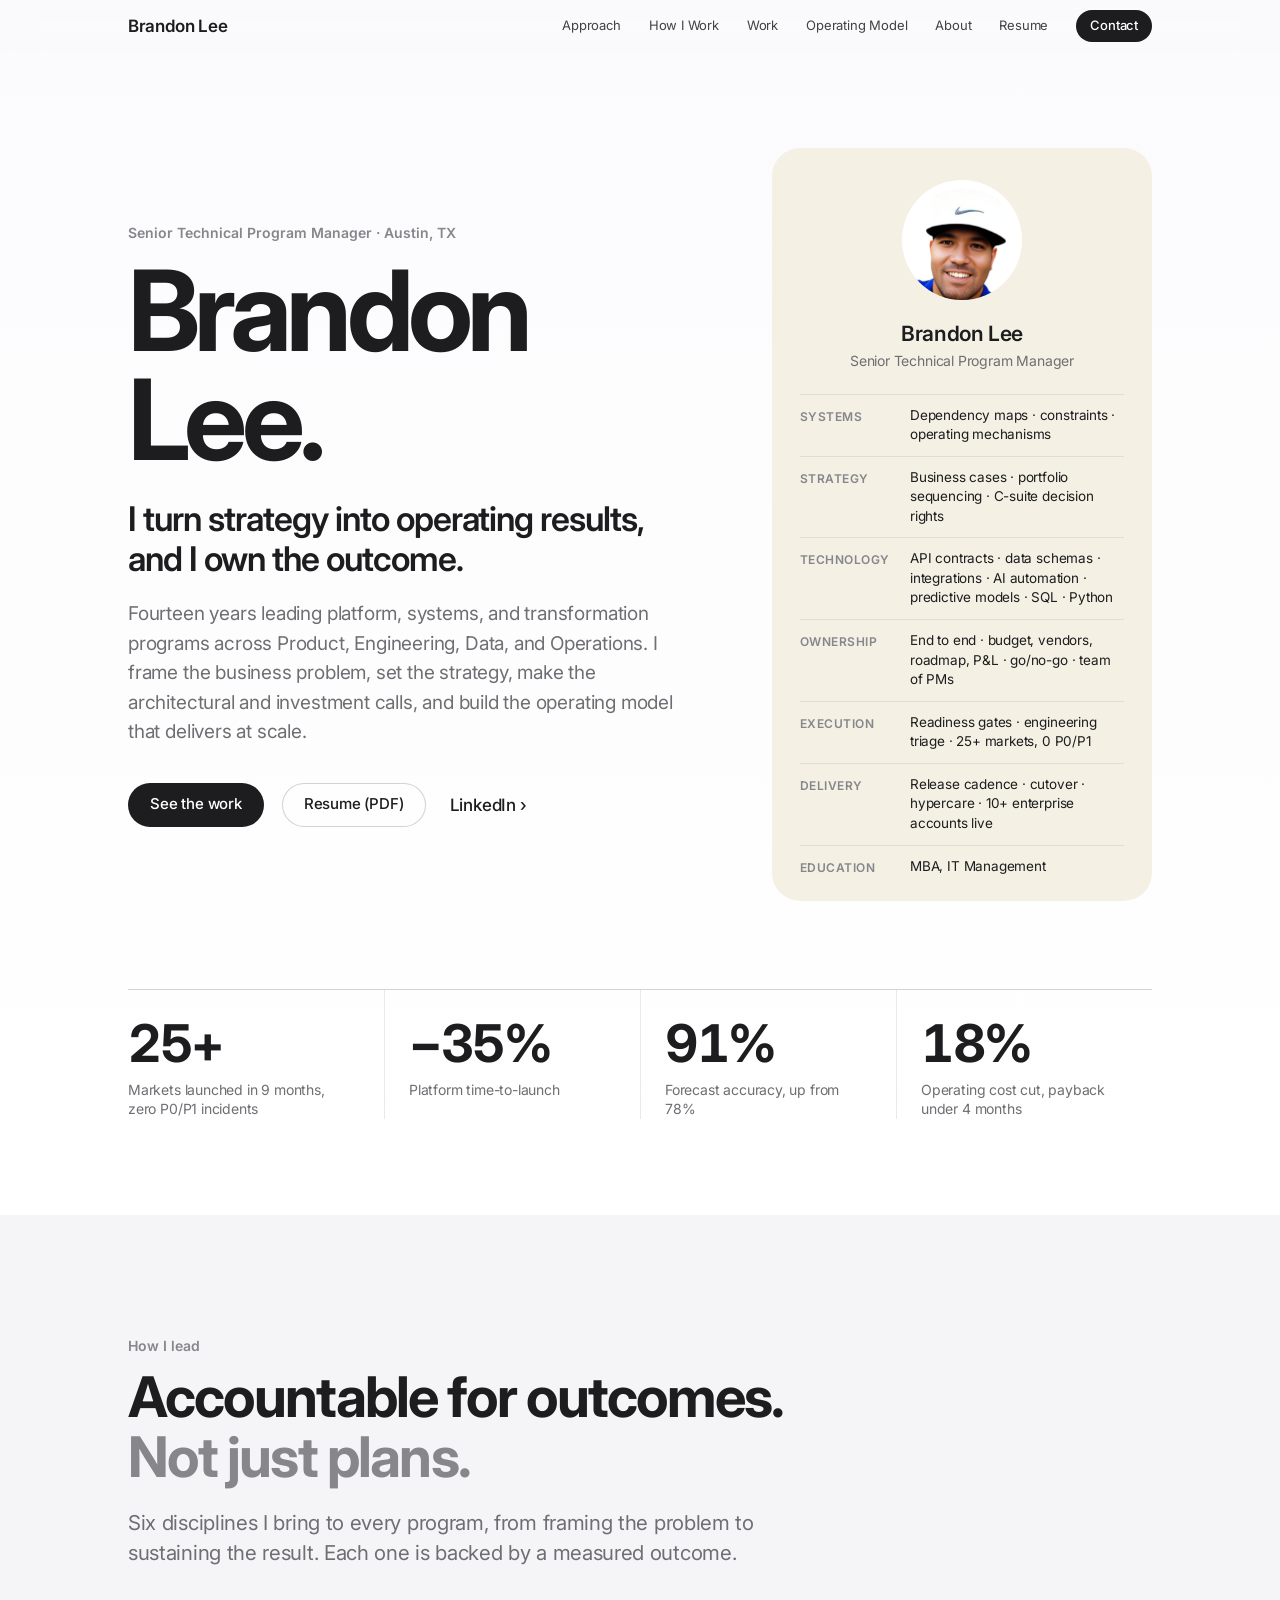
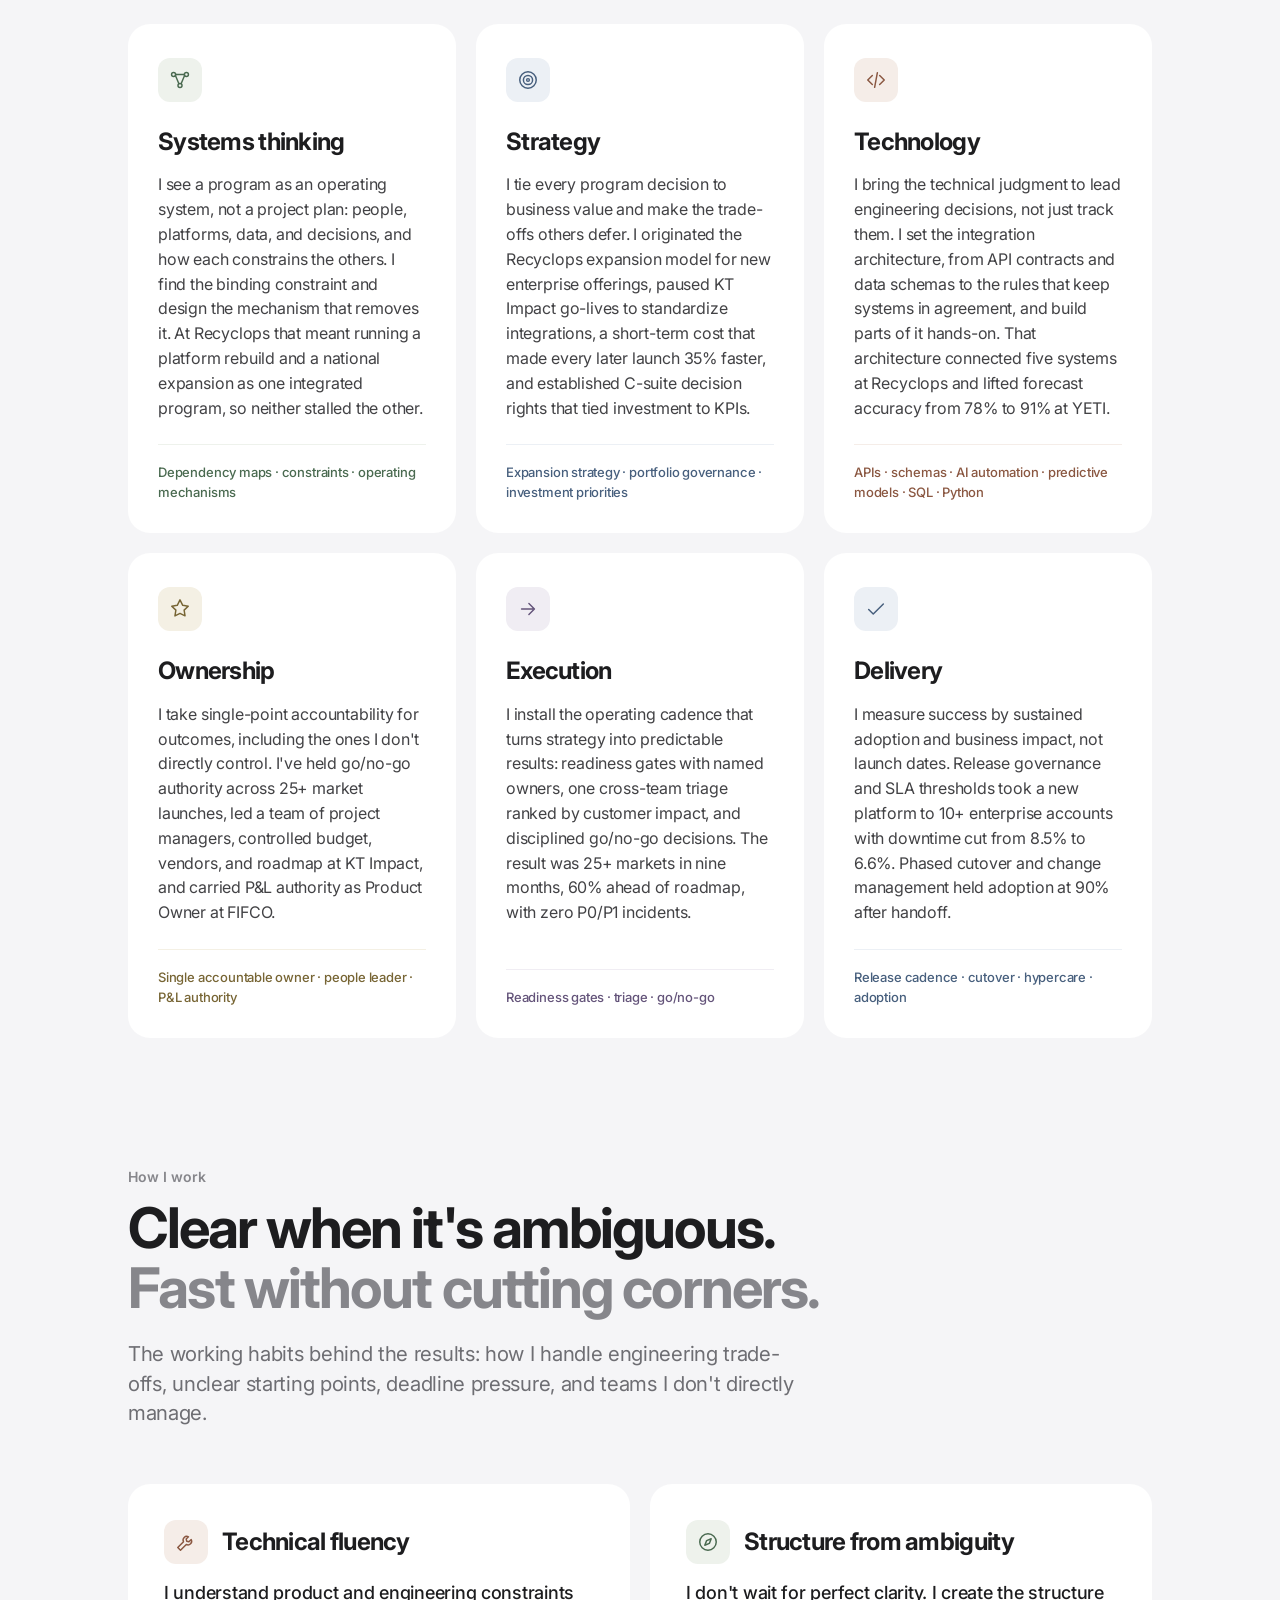
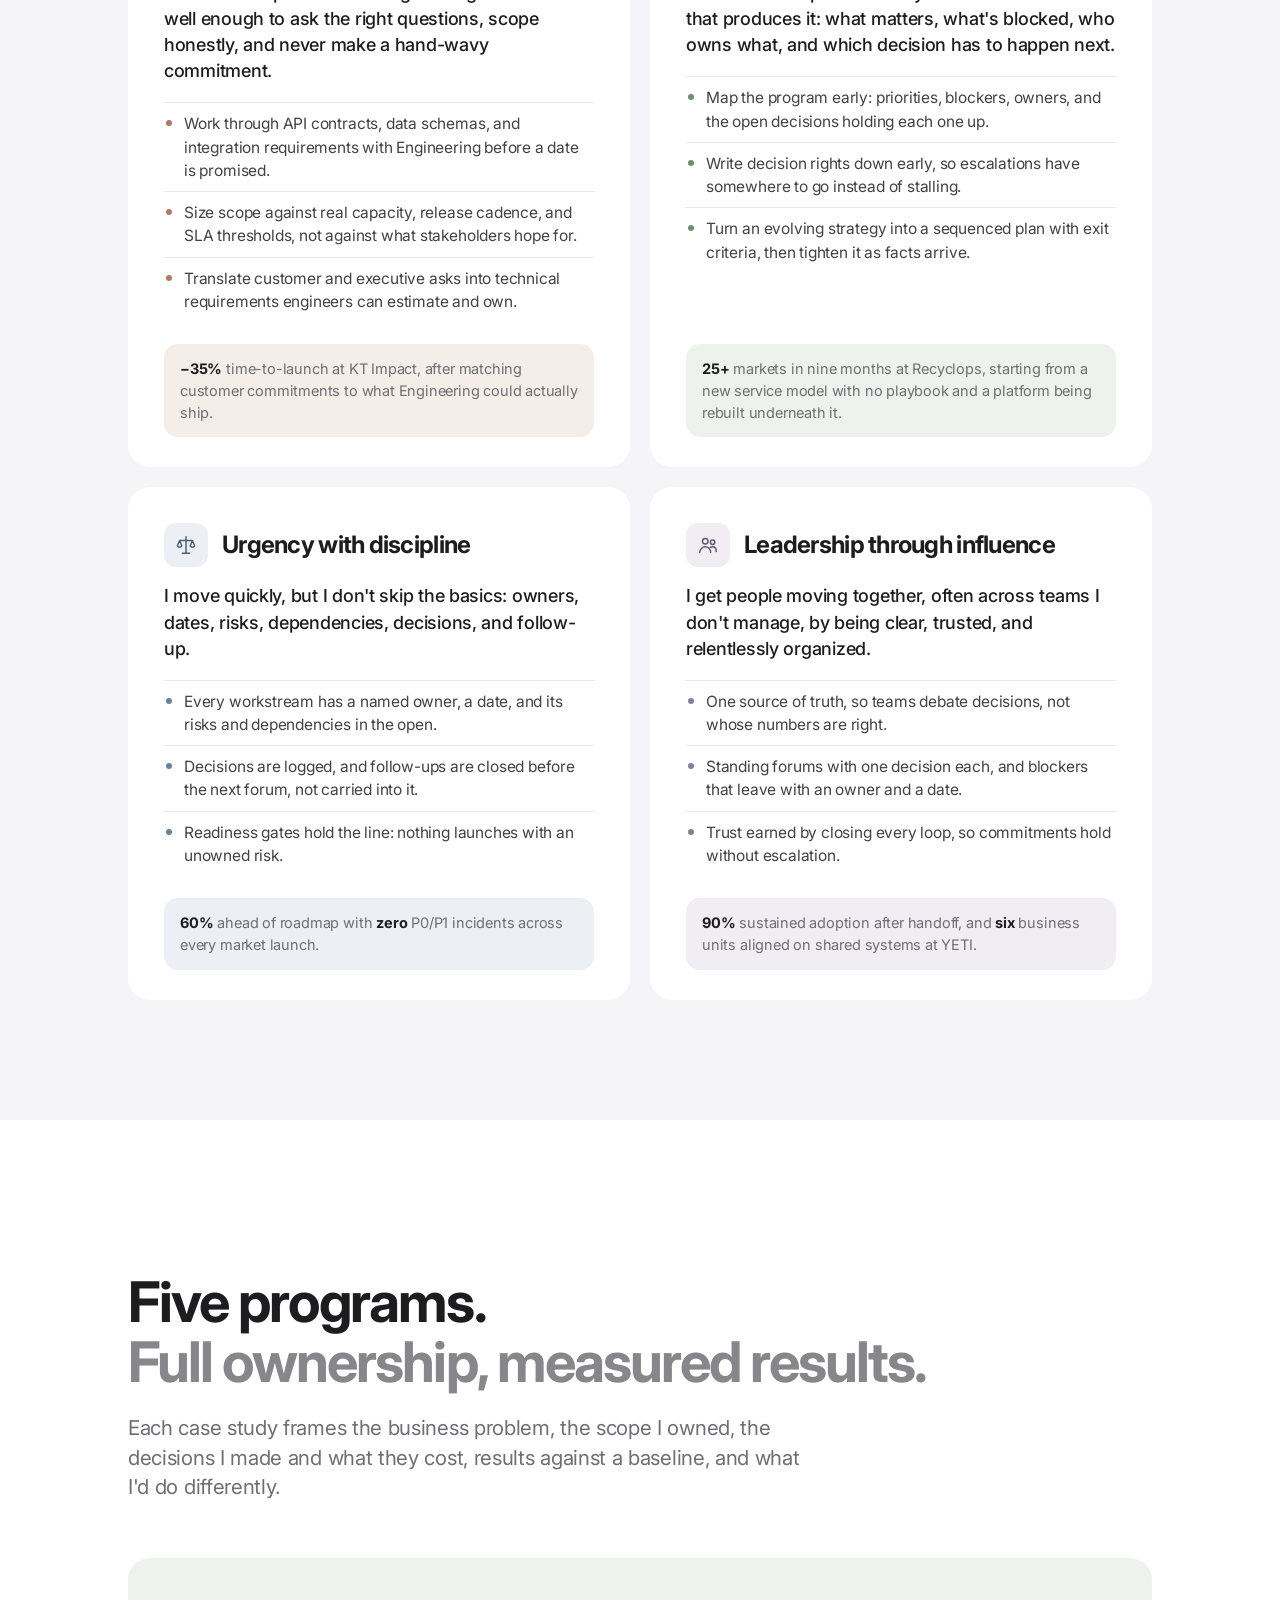
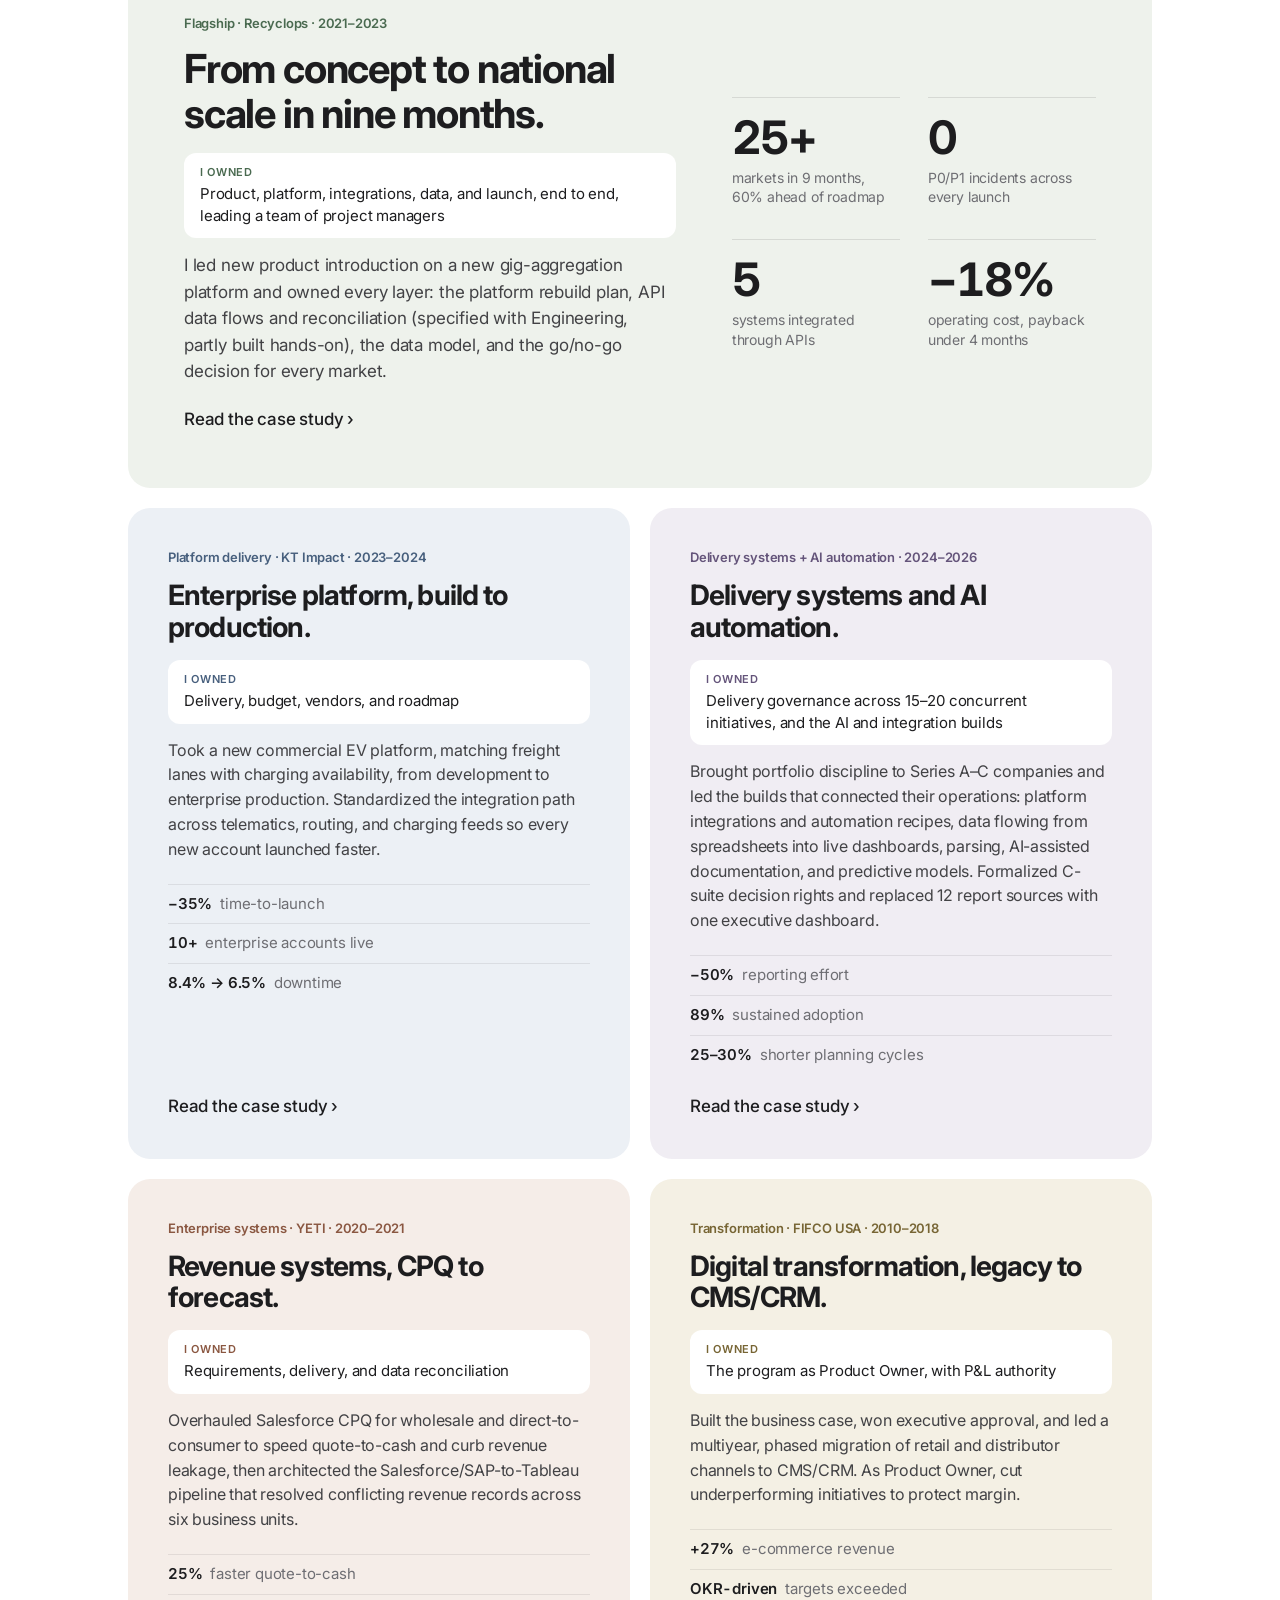
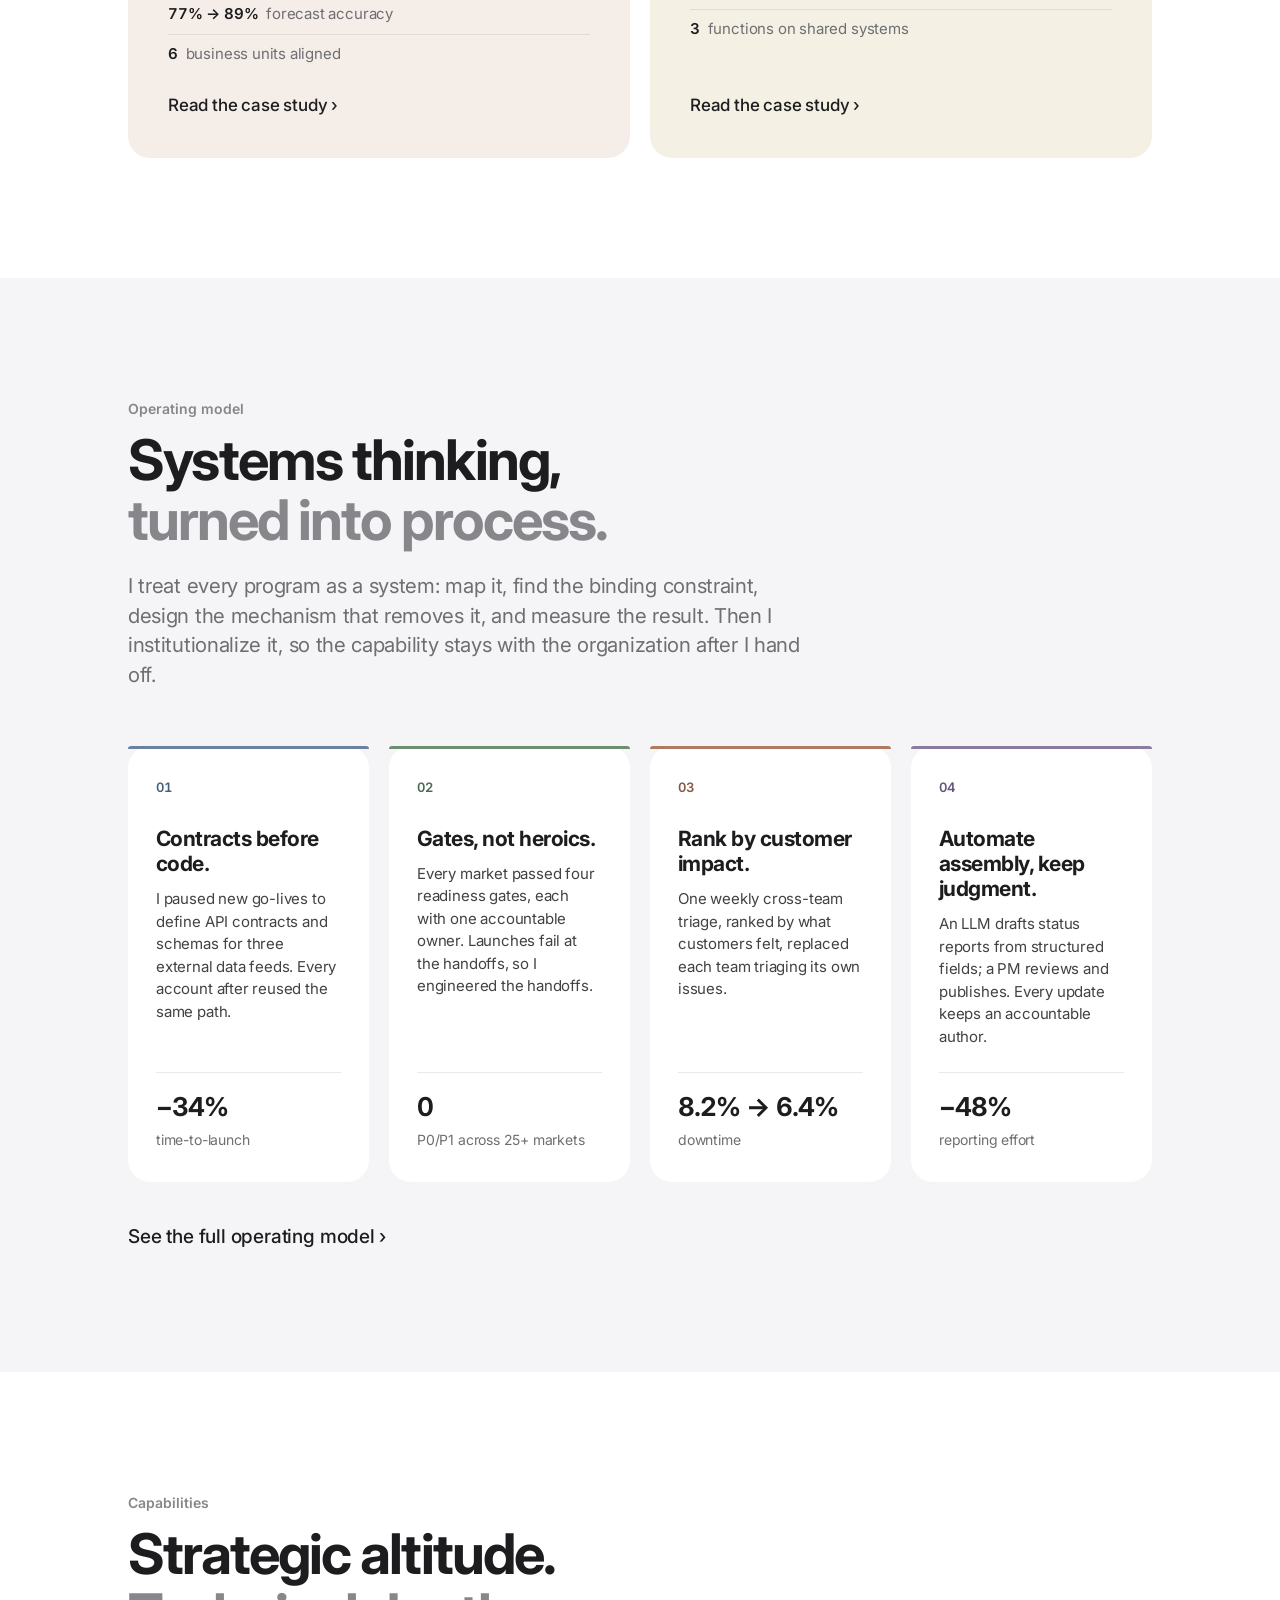
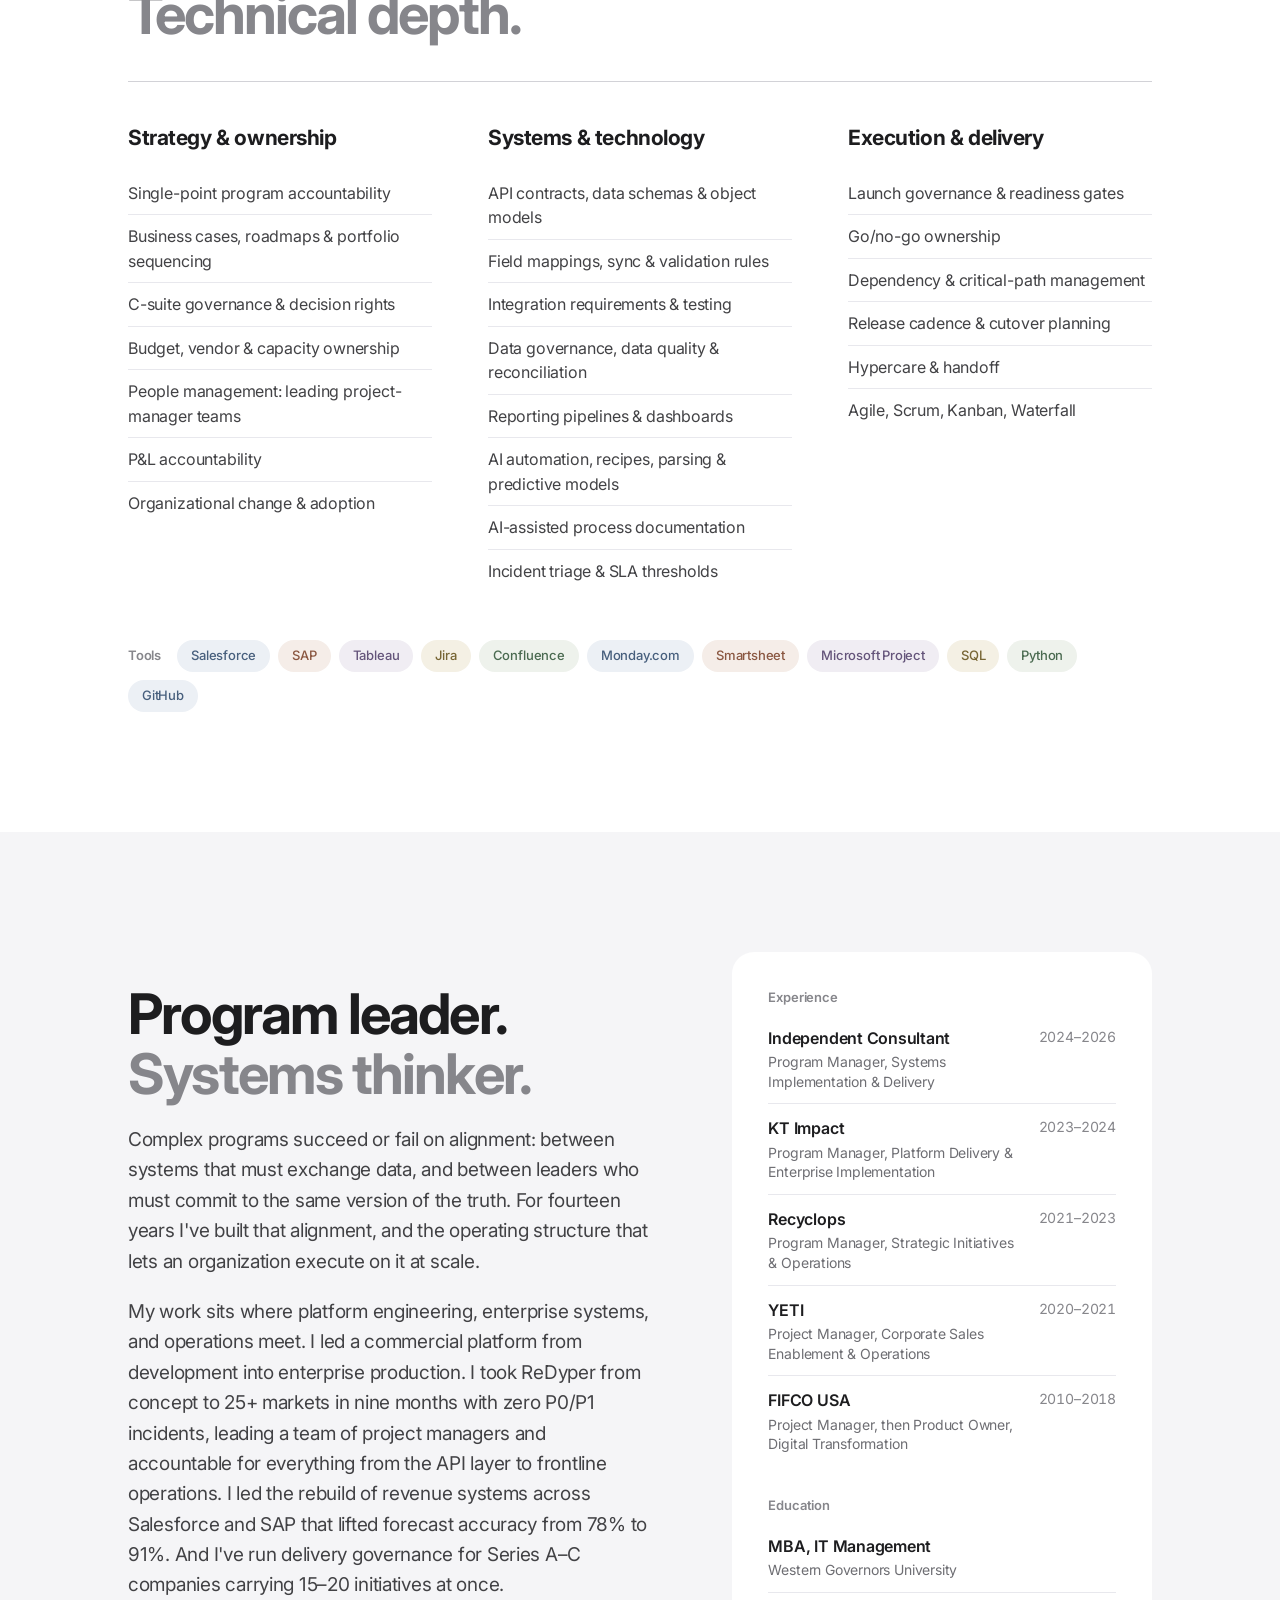
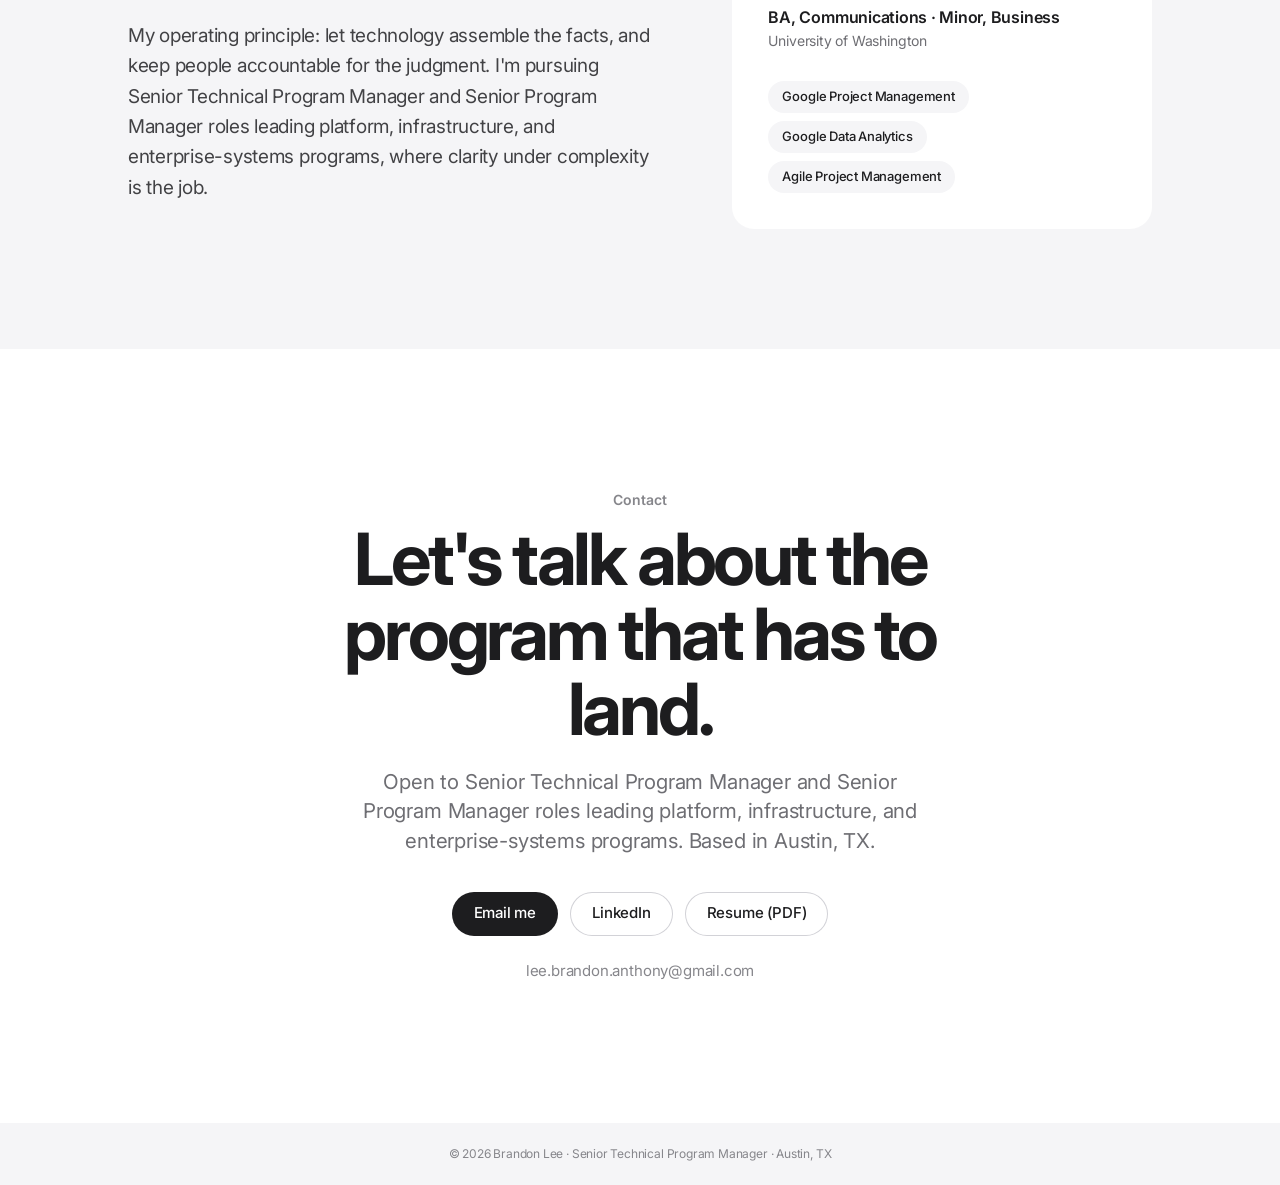
<file: index.html>
<!DOCTYPE html>
<html lang="en">
<head>
<meta charset="UTF-8"/>
<meta name="viewport" content="width=device-width,initial-scale=1.0"/>
<title>Brandon Lee · Senior Technical Program Manager</title>
<meta name="description" content="Brandon Lee, Senior Technical Program Manager in Austin, TX. Systems thinking, strategy, technology, ownership, execution, and delivery: an enterprise platform, a 25-market national rollout, and enterprise revenue systems."/>
<meta property="og:title" content="Brandon Lee · Senior Technical Program Manager"/>
<meta property="og:description" content="I lead complex programs from strategy to scale and own the outcome. Case studies with baselines, decisions, and measured results."/>
<meta property="og:image" content="https://portfolio-blee-pm.github.io/Portfolio/og.png"/>
<meta property="og:type" content="website"/>
<meta name="twitter:card" content="summary_large_image"/>
<meta name="theme-color" content="#fbfbfd"/>
<link rel="icon" href="avatar.png"/>
<link rel="preconnect" href="https://fonts.googleapis.com"/>
<link rel="preconnect" href="https://fonts.gstatic.com" crossorigin/>
<link href="https://fonts.googleapis.com/css2?family=Inter:wght@400;500;600;700&display=swap" rel="stylesheet"/>
<link rel="stylesheet" href="assets/home.css?v=5"/>
<link rel="stylesheet" href="assets/motion.css?v=4"/>
<script>document.documentElement.classList.add("js")</script>
</head>
<body>

<nav class="nav">
  <div class="nav-inner">
    <a class="nav-logo" href="index.html">Brandon Lee</a>
    <div class="nav-links">
      <a href="#leadership" class="hide-sm">Approach</a>
      <a href="#how-i-work" class="hide-sm">How I Work</a>
      <a href="#work">Work</a>
      <a href="pmo.html" class="hide-sm">Operating Model</a>
      <a href="#about" class="hide-sm">About</a>
      <a href="PM_Brandon_Lee.pdf" target="_blank" rel="noopener" class="hide-sm">Resume</a>
      <a class="nav-cta" href="#contact">Contact</a>
    </div>
  </div>
</nav>

<!-- HERO -->
<header class="hero" id="home">
  <div class="wrap hero-grid">
    <div class="hero-copy">
      <p class="eyebrow fu">Senior Technical Program Manager · Austin, TX</p>
      <h1 class="hero-title fu">Brandon Lee.</h1>
      <p class="hero-lede fu">I turn strategy into operating results, and I own the outcome.</p>
      <p class="hero-sub fu">Fourteen years leading platform, systems, and transformation programs across Product, Engineering, Data, and Operations. I frame the business problem, set the strategy, make the architectural and investment calls, and build the operating model that delivers at scale.</p>
      <div class="hero-btns fu">
        <a href="#work" class="btn btn-dark">See the work</a>
        <a href="PM_Brandon_Lee.pdf" target="_blank" rel="noopener" class="btn btn-light">Resume (PDF)</a>
        <a href="https://linkedin.com/in/brandonl33" target="_blank" rel="noopener" class="link">LinkedIn <span aria-hidden="true">›</span></a>
      </div>
    </div>
    <aside class="profile fu" aria-label="Profile summary">
      <img class="profile-photo" src="avatar.png" alt="Brandon Lee"/>
      <div class="profile-name">Brandon Lee</div>
      <div class="profile-role">Senior Technical Program Manager</div>
      <dl class="profile-list">
        <div><dt>Systems</dt><dd>Dependency maps · constraints · operating mechanisms</dd></div>
        <div><dt>Strategy</dt><dd>Business cases · portfolio sequencing · C-suite decision rights</dd></div>
        <div><dt>Technology</dt><dd>API contracts · data schemas · integrations · AI automation · predictive models · SQL · Python</dd></div>
        <div><dt>Ownership</dt><dd>End to end · budget, vendors, roadmap, P&amp;L · go/no-go · team of PMs</dd></div>
        <div><dt>Execution</dt><dd>Readiness gates · engineering triage · 25+ markets, 0 P0/P1</dd></div>
        <div><dt>Delivery</dt><dd>Release cadence · cutover · hypercare · 10+ enterprise accounts live</dd></div>
        <div><dt>Education</dt><dd>MBA, IT Management</dd></div>
      </dl>
    </aside>
  </div>

  <div class="wrap">
    <div class="stats fu">
      <div class="stat"><div class="stat-num">25+</div><div class="stat-lbl">Markets launched in 9 months, zero P0/P1 incidents</div></div>
      <div class="stat"><div class="stat-num">−35%</div><div class="stat-lbl">Platform time-to-launch</div></div>
      <div class="stat"><div class="stat-num">91%</div><div class="stat-lbl">Forecast accuracy, up from 78%</div></div>
      <div class="stat"><div class="stat-num">18%</div><div class="stat-lbl">Operating cost cut, payback under 4 months</div></div>
    </div>
  </div>
</header>

<!-- LEADERSHIP -->
<section class="section section-alt" id="leadership">
  <div class="wrap">
    <p class="eyebrow fu">How I lead</p>
    <h2 class="h2 fu">Accountable for outcomes.<br><span class="muted">Not just plans.</span></h2>
    <p class="intro fu">Six disciplines I bring to every program, from framing the problem to sustaining the result. Each one is backed by a measured outcome.</p>
    <div class="pillars">
      <article class="pillar t-sage fu">
        <div class="pillar-icon" aria-hidden="true"><svg viewBox="0 0 24 24"><circle cx="5" cy="6" r="2.2"/><circle cx="19" cy="6" r="2.2"/><circle cx="12" cy="18" r="2.2"/><path d="M7 7l3.8 9M17 7l-3.8 9M7.2 6h9.6"/></svg></div>
        <h3>Systems thinking</h3>
        <p>I see a program as an operating system, not a project plan: people, platforms, data, and decisions, and how each constrains the others. I find the binding constraint and design the mechanism that removes it. At Recyclops that meant running a platform rebuild and a national expansion as one integrated program, so neither stalled the other.</p>
        <div class="proof">Dependency maps · constraints · operating mechanisms</div>
      </article>
      <article class="pillar t-blue fu">
        <div class="pillar-icon" aria-hidden="true"><svg viewBox="0 0 24 24"><circle cx="12" cy="12" r="9"/><circle cx="12" cy="12" r="5"/><circle cx="12" cy="12" r="1.5"/></svg></div>
        <h3>Strategy</h3>
        <p>I tie every program decision to business value and make the trade-offs others defer. I originated the Recyclops expansion model for new enterprise offerings, paused KT Impact go-lives to standardize integrations, a short-term cost that made every later launch 35% faster, and established C-suite decision rights that tied investment to KPIs.</p>
        <div class="proof">Expansion strategy · portfolio governance · investment priorities</div>
      </article>
      <article class="pillar t-clay fu">
        <div class="pillar-icon" aria-hidden="true"><svg viewBox="0 0 24 24"><path d="M8 7l-5 5 5 5M16 7l5 5-5 5M13.5 4l-3 16"/></svg></div>
        <h3>Technology</h3>
        <p>I bring the technical judgment to lead engineering decisions, not just track them. I set the integration architecture, from API contracts and data schemas to the rules that keep systems in agreement, and build parts of it hands-on. That architecture connected five systems at Recyclops and lifted forecast accuracy from 78% to 91% at YETI.</p>
        <div class="proof">APIs · schemas · AI automation · predictive models · SQL · Python</div>
      </article>
      <article class="pillar t-sand fu">
        <div class="pillar-icon" aria-hidden="true"><svg viewBox="0 0 24 24"><path d="M12 2l3 6 6 .9-4.5 4.3 1 6.3L12 16.8 6.5 19.5l1-6.3L3 8.9 9 8z"/></svg></div>
        <h3>Ownership</h3>
        <p>I take single-point accountability for outcomes, including the ones I don't directly control. I've held go/no-go authority across 25+ market launches, led a team of project managers, controlled budget, vendors, and roadmap at KT Impact, and carried P&amp;L authority as Product Owner at FIFCO.</p>
        <div class="proof">Single accountable owner · people leader · P&amp;L authority</div>
      </article>
      <article class="pillar t-plum fu">
        <div class="pillar-icon" aria-hidden="true"><svg viewBox="0 0 24 24"><path d="M5 12h12M13 6l6 6-6 6"/></svg></div>
        <h3>Execution</h3>
        <p>I install the operating cadence that turns strategy into predictable results: readiness gates with named owners, one cross-team triage ranked by customer impact, and disciplined go/no-go decisions. The result was 25+ markets in nine months, 60% ahead of roadmap, with zero P0/P1 incidents.</p>
        <div class="proof">Readiness gates · triage · go/no-go</div>
      </article>
      <article class="pillar t-blue fu">
        <div class="pillar-icon" aria-hidden="true"><svg viewBox="0 0 24 24"><path d="M4 12.5l5 5L20 6.5"/></svg></div>
        <h3>Delivery</h3>
        <p>I measure success by sustained adoption and business impact, not launch dates. Release governance and SLA thresholds took a new platform to 10+ enterprise accounts with downtime cut from 8.5% to 6.6%. Phased cutover and change management held adoption at 90% after handoff.</p>
        <div class="proof">Release cadence · cutover · hypercare · adoption</div>
      </article>
    </div>
  </div>
</section>

<!-- HOW I WORK -->
<section class="section section-alt traits-sec" id="how-i-work">
  <div class="wrap">
    <p class="eyebrow fu">How I work</p>
    <h2 class="h2 fu">Clear when it's ambiguous.<br><span class="muted">Fast without cutting corners.</span></h2>
    <p class="intro fu">The working habits behind the results: how I handle engineering trade-offs, unclear starting points, deadline pressure, and teams I don't directly manage.</p>
    <div class="traits">
      <article class="trait t-clay fu">
        <div class="trait-head">
          <div class="pillar-icon" aria-hidden="true"><svg viewBox="0 0 24 24"><path d="M14.7 6.3a4 4 0 0 0-5.4 5.4L3 18l3 3 6.3-6.3a4 4 0 0 0 5.4-5.4l-2.5 2.5-2.4-.6-.6-2.4z"/></svg></div>
          <h3>Technical fluency</h3>
        </div>
        <p class="trait-thesis">I understand product and engineering constraints well enough to ask the right questions, scope honestly, and never make a hand-wavy commitment.</p>
        <ul class="trait-list">
          <li>Work through API contracts, data schemas, and integration requirements with Engineering before a date is promised.</li>
          <li>Size scope against real capacity, release cadence, and SLA thresholds, not against what stakeholders hope for.</li>
          <li>Translate customer and executive asks into technical requirements engineers can estimate and own.</li>
        </ul>
        <div class="trait-proof"><b>−35%</b> time-to-launch at KT Impact, after matching customer commitments to what Engineering could actually ship.</div>
      </article>
      <article class="trait t-sage fu">
        <div class="trait-head">
          <div class="pillar-icon" aria-hidden="true"><svg viewBox="0 0 24 24"><circle cx="12" cy="12" r="9"/><path d="M15.5 8.5l-2 5-5 2 2-5z"/></svg></div>
          <h3>Structure from ambiguity</h3>
        </div>
        <p class="trait-thesis">I don't wait for perfect clarity. I create the structure that produces it: what matters, what's blocked, who owns what, and which decision has to happen next.</p>
        <ul class="trait-list">
          <li>Map the program early: priorities, blockers, owners, and the open decisions holding each one up.</li>
          <li>Write decision rights down early, so escalations have somewhere to go instead of stalling.</li>
          <li>Turn an evolving strategy into a sequenced plan with exit criteria, then tighten it as facts arrive.</li>
        </ul>
        <div class="trait-proof"><b>25+</b> markets in nine months at Recyclops, starting from a new service model with no playbook and a platform being rebuilt underneath it.</div>
      </article>
      <article class="trait t-blue fu">
        <div class="trait-head">
          <div class="pillar-icon" aria-hidden="true"><svg viewBox="0 0 24 24"><path d="M12 3v18M5 7h14M5 7l-2.5 6a3 3 0 0 0 5 0zM19 7l-2.5 6a3 3 0 0 0 5 0zM8 21h8"/></svg></div>
          <h3>Urgency with discipline</h3>
        </div>
        <p class="trait-thesis">I move quickly, but I don't skip the basics: owners, dates, risks, dependencies, decisions, and follow-up.</p>
        <ul class="trait-list">
          <li>Every workstream has a named owner, a date, and its risks and dependencies in the open.</li>
          <li>Decisions are logged, and follow-ups are closed before the next forum, not carried into it.</li>
          <li>Readiness gates hold the line: nothing launches with an unowned risk.</li>
        </ul>
        <div class="trait-proof"><b>60%</b> ahead of roadmap with <b>zero</b> P0/P1 incidents across every market launch.</div>
      </article>
      <article class="trait t-plum fu">
        <div class="trait-head">
          <div class="pillar-icon" aria-hidden="true"><svg viewBox="0 0 24 24"><circle cx="9" cy="8" r="3"/><circle cx="17" cy="9" r="2.4"/><path d="M3 20c0-3.3 2.7-6 6-6s6 2.7 6 6M14.5 14.6c.8-.4 1.6-.6 2.5-.6 2.8 0 4 2.2 4 5"/></svg></div>
          <h3>Leadership through influence</h3>
        </div>
        <p class="trait-thesis">I get people moving together, often across teams I don't manage, by being clear, trusted, and relentlessly organized.</p>
        <ul class="trait-list">
          <li>One source of truth, so teams debate decisions, not whose numbers are right.</li>
          <li>Standing forums with one decision each, and blockers that leave with an owner and a date.</li>
          <li>Trust earned by closing every loop, so commitments hold without escalation.</li>
        </ul>
        <div class="trait-proof"><b>90%</b> sustained adoption after handoff, and <b>six</b> business units aligned on shared systems at YETI.</div>
      </article>
    </div>
  </div>
</section>

<!-- WORK -->
<section class="section" id="work">
  <div class="wrap">
    <p class="eyebrow fu">Selected work</p>
    <h2 class="h2 fu">Five programs.<br><span class="muted">Full ownership, measured results.</span></h2>
    <p class="intro fu">Each case study frames the business problem, the scope I owned, the decisions I made and what they cost, results against a baseline, and what I'd do differently.</p>

    <a href="aggregation.html" class="card card-feature t-sage fu">
      <div class="card-feature-copy">
        <div class="card-meta">Flagship · Recyclops · 2021–2023</div>
        <h3 class="card-title">From concept to national scale in nine months.</h3>
        <div class="owned"><span>I owned</span> Product, platform, integrations, data, and launch, end to end, leading a team of project managers</div>
        <p class="card-desc">I led new product introduction on a new gig-aggregation platform and owned every layer: the platform rebuild plan, API data flows and reconciliation (specified with Engineering, partly built hands-on), the data model, and the go/no-go decision for every market.</p>
        <span class="link">Read the case study <span aria-hidden="true">›</span></span>
      </div>
      <div class="card-feature-stats">
        <div><b>25+</b><span>markets in 9 months, 60% ahead of roadmap</span></div>
        <div><b>0</b><span>P0/P1 incidents across every launch</span></div>
        <div><b>5</b><span>systems integrated through APIs</span></div>
        <div><b>−18%</b><span>operating cost, payback under 4 months</span></div>
      </div>
    </a>

    <div class="card-grid">
      <a href="enterprise-platform.html" class="card t-blue fu">
        <div class="card-meta">Platform delivery · KT Impact · 2023–2024</div>
        <h3 class="card-title">Enterprise platform, build to production.</h3>
        <div class="owned"><span>I owned</span> Delivery, budget, vendors, and roadmap</div>
        <p class="card-desc">Took a new commercial EV platform, matching freight lanes with charging availability, from development to enterprise production. Standardized the integration path across telematics, routing, and charging feeds so every new account launched faster.</p>
        <ul class="results"><li><b>−35%</b> time-to-launch</li><li><b>10+</b> enterprise accounts live</li><li><b>8.5% → 6.6%</b> downtime</li></ul>
        <span class="link">Read the case study <span aria-hidden="true">›</span></span>
      </a>
      <a href="ai-automation.html" class="card t-plum fu">
        <div class="card-meta">Delivery systems + AI automation · 2024–2026</div>
        <h3 class="card-title">Delivery systems and AI automation.</h3>
        <div class="owned"><span>I owned</span> Delivery governance across 15–20 concurrent initiatives, and the AI and integration builds</div>
        <p class="card-desc">Brought portfolio discipline to Series A–C companies and led the builds that connected their operations: platform integrations and automation recipes, data flowing from spreadsheets into live dashboards, parsing, AI-assisted documentation, and predictive models. Formalized C-suite decision rights and replaced 12 report sources with one executive dashboard.</p>
        <ul class="results"><li><b>−50%</b> reporting effort</li><li><b>90%</b> sustained adoption</li><li><b>25–30%</b> shorter planning cycles</li></ul>
        <span class="link">Read the case study <span aria-hidden="true">›</span></span>
      </a>
      <a href="revenue-systems.html" class="card t-clay fu">
        <div class="card-meta">Enterprise systems · YETI · 2020–2021</div>
        <h3 class="card-title">Revenue systems, CPQ to forecast.</h3>
        <div class="owned"><span>I owned</span> Requirements, delivery, and data reconciliation</div>
        <p class="card-desc">Overhauled Salesforce CPQ for wholesale and direct-to-consumer to speed quote-to-cash and curb revenue leakage, then architected the Salesforce/SAP-to-Tableau pipeline that resolved conflicting revenue records across six business units.</p>
        <ul class="results"><li><b>25%</b> faster quote-to-cash</li><li><b>78% → 91%</b> forecast accuracy</li><li><b>6</b> business units aligned</li></ul>
        <span class="link">Read the case study <span aria-hidden="true">›</span></span>
      </a>
      <a href="transformation.html" class="card t-sand fu">
        <div class="card-meta">Transformation · FIFCO USA · 2010–2018</div>
        <h3 class="card-title">Digital transformation, legacy to CMS/CRM.</h3>
        <div class="owned"><span>I owned</span> The program as Product Owner, with P&amp;L authority</div>
        <p class="card-desc">Built the business case, won executive approval, and led a multiyear, phased migration of retail and distributor channels to CMS/CRM. As Product Owner, cut underperforming initiatives to protect margin.</p>
        <ul class="results"><li><b>+28%</b> e-commerce revenue</li><li><b>OKR-driven</b> targets exceeded</li><li><b>3</b> functions on shared systems</li></ul>
        <span class="link">Read the case study <span aria-hidden="true">›</span></span>
      </a>
    </div>
  </div>
</section>

<!-- OPERATING MODEL -->
<section class="section section-alt" id="principles">
  <div class="wrap">
    <p class="eyebrow fu">Operating model</p>
    <h2 class="h2 fu">Systems thinking,<br><span class="muted">turned into process.</span></h2>
    <p class="intro fu">I treat every program as a system: map it, find the binding constraint, design the mechanism that removes it, and measure the result. Then I institutionalize it, so the capability stays with the organization after I hand off.</p>
    <div class="principles">
      <a class="principle t-blue fu" href="enterprise-platform.html">
        <div class="principle-num">01</div>
        <h3>Contracts before code.</h3>
        <p>I paused new go-lives to define API contracts and schemas for three external data feeds. Every account after reused the same path.</p>
        <div class="principle-stat"><b>−35%</b> time-to-launch</div>
      </a>
      <a class="principle t-sage fu" href="aggregation.html">
        <div class="principle-num">02</div>
        <h3>Gates, not heroics.</h3>
        <p>Every market passed four readiness gates, each with one accountable owner. Launches fail at the handoffs, so I engineered the handoffs.</p>
        <div class="principle-stat"><b>0</b> P0/P1 across 25+ markets</div>
      </a>
      <a class="principle t-clay fu" href="enterprise-platform.html">
        <div class="principle-num">03</div>
        <h3>Rank by customer impact.</h3>
        <p>One weekly cross-team triage, ranked by what customers felt, replaced each team triaging its own issues.</p>
        <div class="principle-stat"><b>8.5% → 6.6%</b> downtime</div>
      </a>
      <a class="principle t-plum fu" href="ai-automation.html">
        <div class="principle-num">04</div>
        <h3>Automate assembly, keep judgment.</h3>
        <p>An LLM drafts status reports from structured fields; a PM reviews and publishes. Every update keeps an accountable author.</p>
        <div class="principle-stat"><b>−50%</b> reporting effort</div>
      </a>
    </div>
    <a href="pmo.html" class="link link-lg fu">See the full operating model <span aria-hidden="true">›</span></a>
  </div>
</section>

<!-- CAPABILITIES -->
<section class="section" id="capabilities">
  <div class="wrap">
    <p class="eyebrow fu">Capabilities</p>
    <h2 class="h2 fu">Strategic altitude.<br><span class="muted">Technical depth.</span></h2>
    <div class="caps fu">
      <div class="cap">
        <h3>Strategy &amp; ownership</h3>
        <ul>
          <li>Single-point program accountability</li>
          <li>Business cases, roadmaps &amp; portfolio sequencing</li>
          <li>C-suite governance &amp; decision rights</li>
          <li>Budget, vendor &amp; capacity ownership</li>
          <li>People management: leading project-manager teams</li>
          <li>P&amp;L accountability</li>
          <li>Organizational change &amp; adoption</li>
        </ul>
      </div>
      <div class="cap">
        <h3>Systems &amp; technology</h3>
        <ul>
          <li>API contracts, data schemas &amp; object models</li>
          <li>Field mappings, sync &amp; validation rules</li>
          <li>Integration requirements &amp; testing</li>
          <li>Data governance, data quality &amp; reconciliation</li>
          <li>Reporting pipelines &amp; dashboards</li>
          <li>AI automation, recipes, parsing &amp; predictive models</li>
          <li>AI-assisted process documentation</li>
          <li>Incident triage &amp; SLA thresholds</li>
        </ul>
      </div>
      <div class="cap">
        <h3>Execution &amp; delivery</h3>
        <ul>
          <li>Launch governance &amp; readiness gates</li>
          <li>Go/no-go ownership</li>
          <li>Dependency &amp; critical-path management</li>
          <li>Release cadence &amp; cutover planning</li>
          <li>Hypercare &amp; handoff</li>
          <li>Agile, Scrum, Kanban, Waterfall</li>
        </ul>
      </div>
    </div>
    <div class="tools fu">
      <span class="tools-lbl">Tools</span>
      <span class="chip">Salesforce</span><span class="chip">SAP</span><span class="chip">Tableau</span><span class="chip">Jira</span><span class="chip">Confluence</span><span class="chip">Monday.com</span><span class="chip">Smartsheet</span><span class="chip">Microsoft Project</span><span class="chip">SQL</span><span class="chip">Python</span><span class="chip">GitHub</span>
    </div>
  </div>
</section>

<!-- ABOUT -->
<section class="section section-alt" id="about">
  <div class="wrap about-grid">
    <div>
      <p class="eyebrow fu">About</p>
      <h2 class="h2 fu">Program leader.<br><span class="muted">Systems thinker.</span></h2>
      <div class="about-text fu">
        <p>Complex programs succeed or fail on alignment: between systems that must exchange data, and between leaders who must commit to the same version of the truth. For fourteen years I've built that alignment, and the operating structure that lets an organization execute on it at scale.</p>
        <p>My work sits where platform engineering, enterprise systems, and operations meet. I led a commercial platform from development into enterprise production. I took ReDyper from concept to 25+ markets in nine months with zero P0/P1 incidents, leading a team of project managers and accountable for everything from the API layer to frontline operations. I led the rebuild of revenue systems across Salesforce and SAP that lifted forecast accuracy from 78% to 91%. And I've run delivery governance for Series A–C companies carrying 15–20 initiatives at once.</p>
        <p>My operating principle: let technology assemble the facts, and keep people accountable for the judgment. I'm pursuing Senior Technical Program Manager and Senior Program Manager roles leading platform, infrastructure, and enterprise-systems programs, where clarity under complexity is the job.</p>
      </div>
    </div>
    <div class="about-side fu">
      <h3 class="side-h">Experience</h3>
      <ul class="timeline">
        <li><div><b>Independent Consultant</b><span>Program Manager, Systems Implementation &amp; Delivery</span></div><time>2024–2026</time></li>
        <li><div><b>KT Impact</b><span>Program Manager, Platform Delivery &amp; Enterprise Implementation</span></div><time>2023–2024</time></li>
        <li><div><b>Recyclops</b><span>Program Manager, Strategic Initiatives &amp; Operations</span></div><time>2021–2023</time></li>
        <li><div><b>YETI</b><span>Project Manager, Corporate Sales Enablement &amp; Operations</span></div><time>2020–2021</time></li>
        <li><div><b>FIFCO USA</b><span>Project Manager, then Product Owner, Digital Transformation</span></div><time>2010–2018</time></li>
      </ul>
      <h3 class="side-h">Education</h3>
      <ul class="timeline">
        <li><div><b>MBA, IT Management</b><span>Western Governors University</span></div><time></time></li>
        <li><div><b>BA, Communications · Minor, Business</b><span>University of Washington</span></div><time></time></li>
      </ul>
      <div class="certs">
        <span class="chip">Google Project Management</span>
        <span class="chip">Google Data Analytics</span>
        <span class="chip">Agile Project Management</span>
      </div>
    </div>
  </div>
</section>

<!-- CONTACT -->
<section class="section contact" id="contact">
  <div class="wrap contact-inner fu">
    <p class="eyebrow">Contact</p>
    <h2 class="contact-title">Let's talk about the program that has to land.</h2>
    <p class="contact-sub">Open to Senior Technical Program Manager and Senior Program Manager roles leading platform, infrastructure, and enterprise-systems programs. Based in Austin, TX.</p>
    <div class="contact-btns">
      <a href="mailto:lee.brandon.anthony@gmail.com" class="btn btn-dark">Email me</a>
      <a href="https://linkedin.com/in/brandonl33" target="_blank" rel="noopener" class="btn btn-light">LinkedIn</a>
      <a href="PM_Brandon_Lee.pdf" target="_blank" rel="noopener" class="btn btn-light">Resume (PDF)</a>
    </div>
    <p class="contact-email">lee.brandon.anthony@gmail.com</p>
  </div>
</section>

<footer class="footer"><div class="wrap">© 2026 Brandon Lee · Senior Technical Program Manager · Austin, TX</div></footer>

<script src="assets/motion.js?v=4" defer></script>
</body>
</html>
</file>
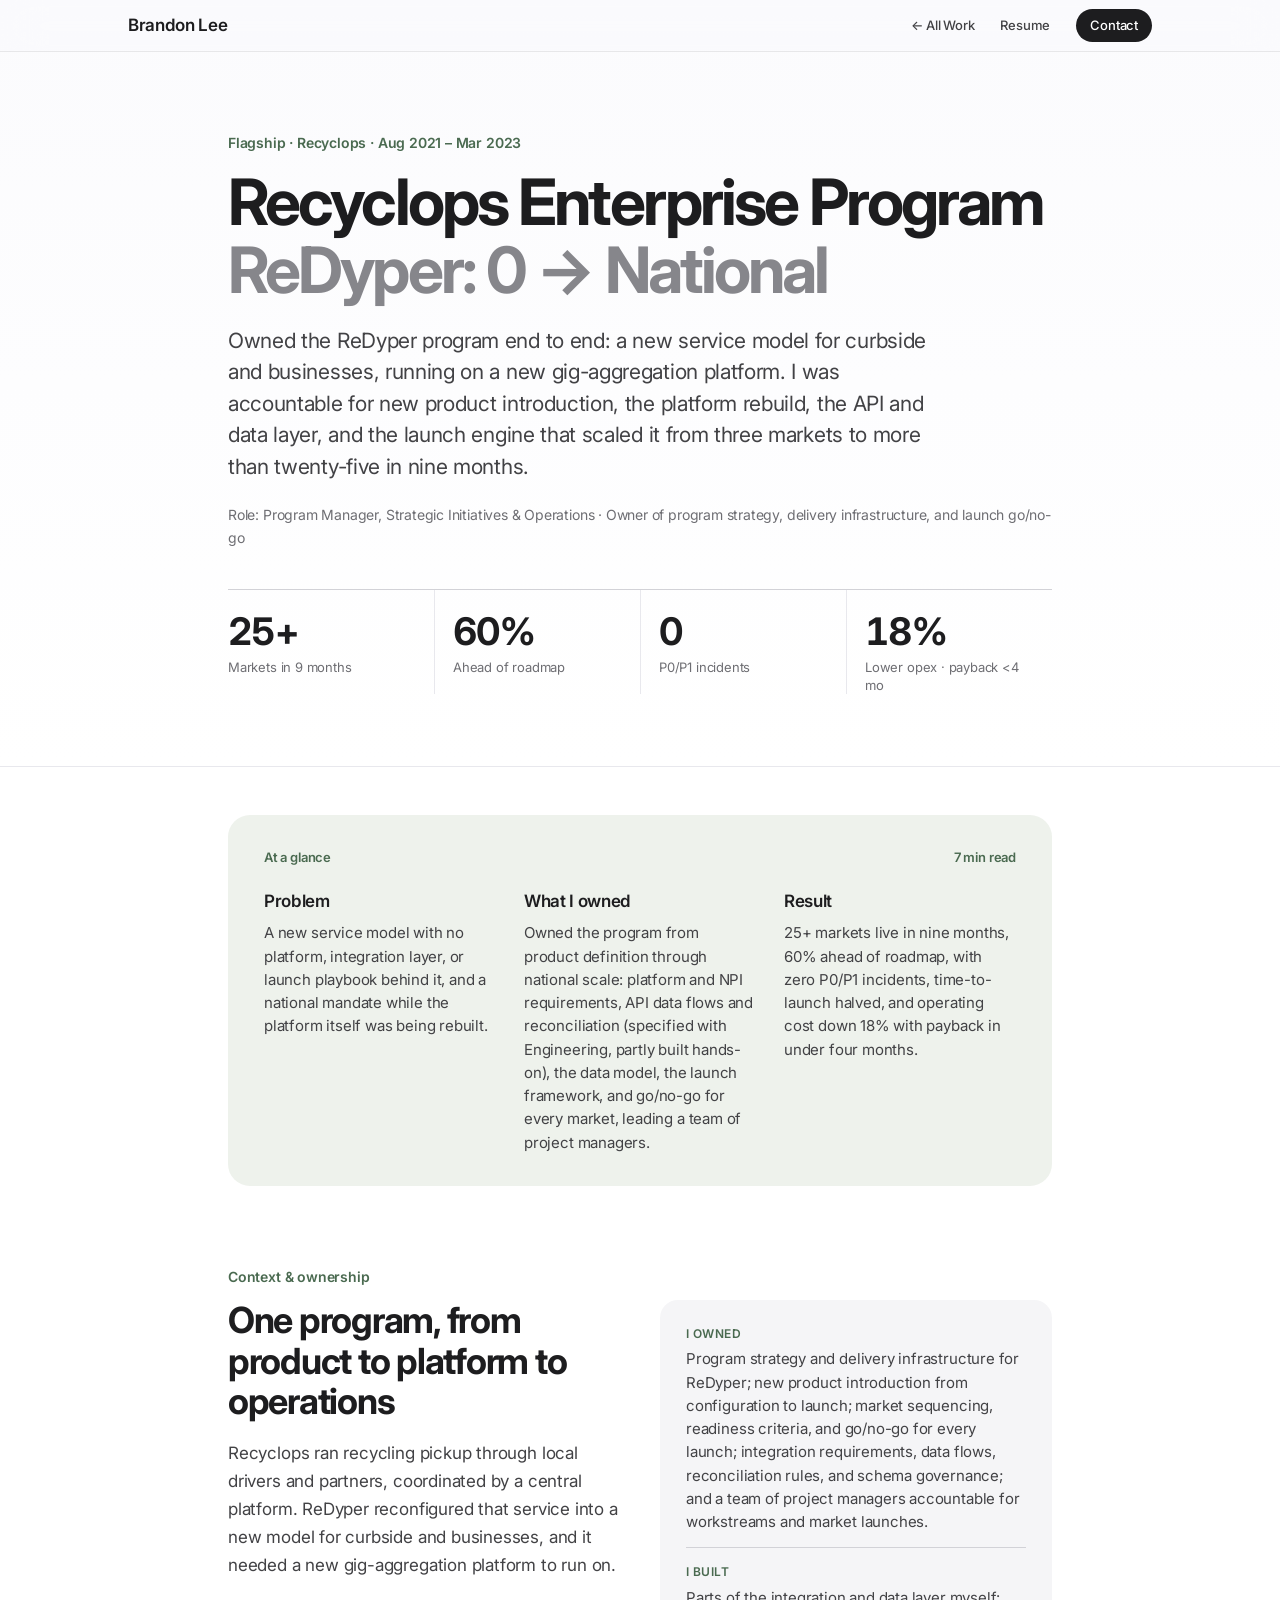
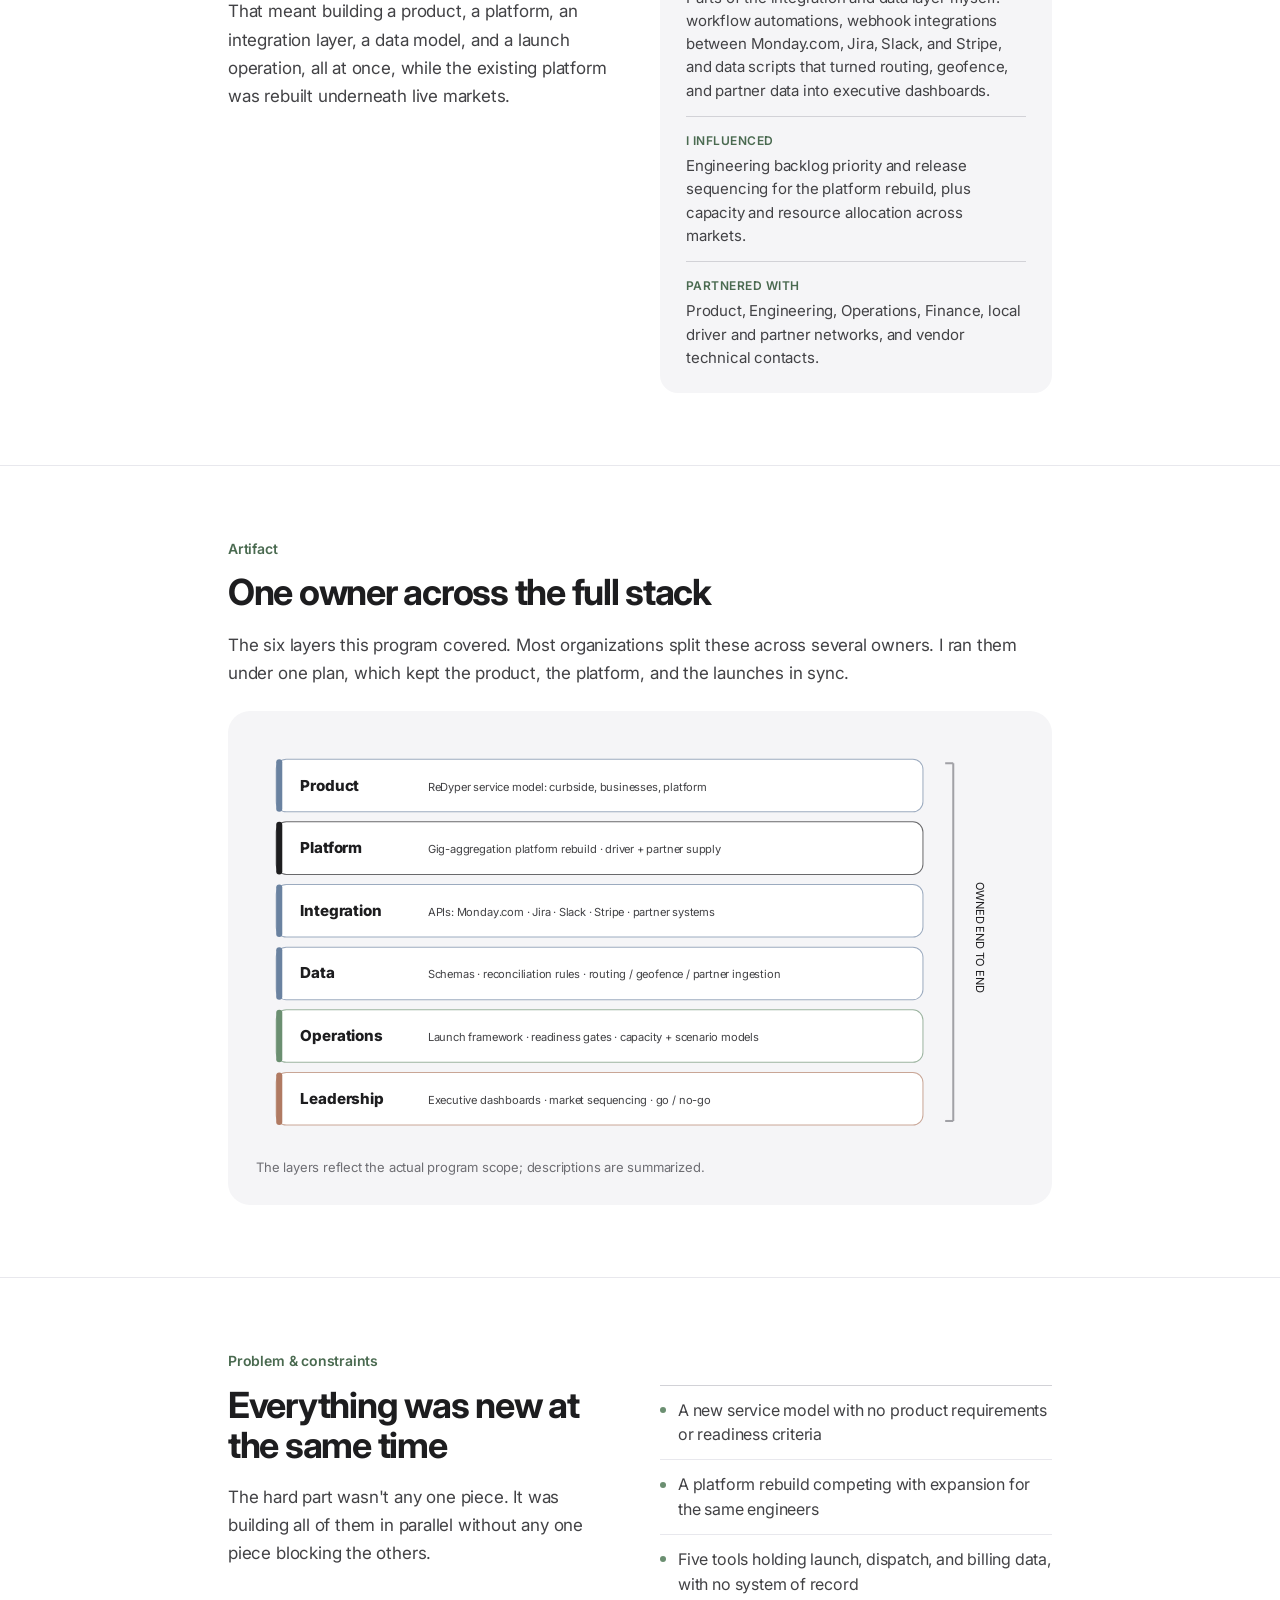
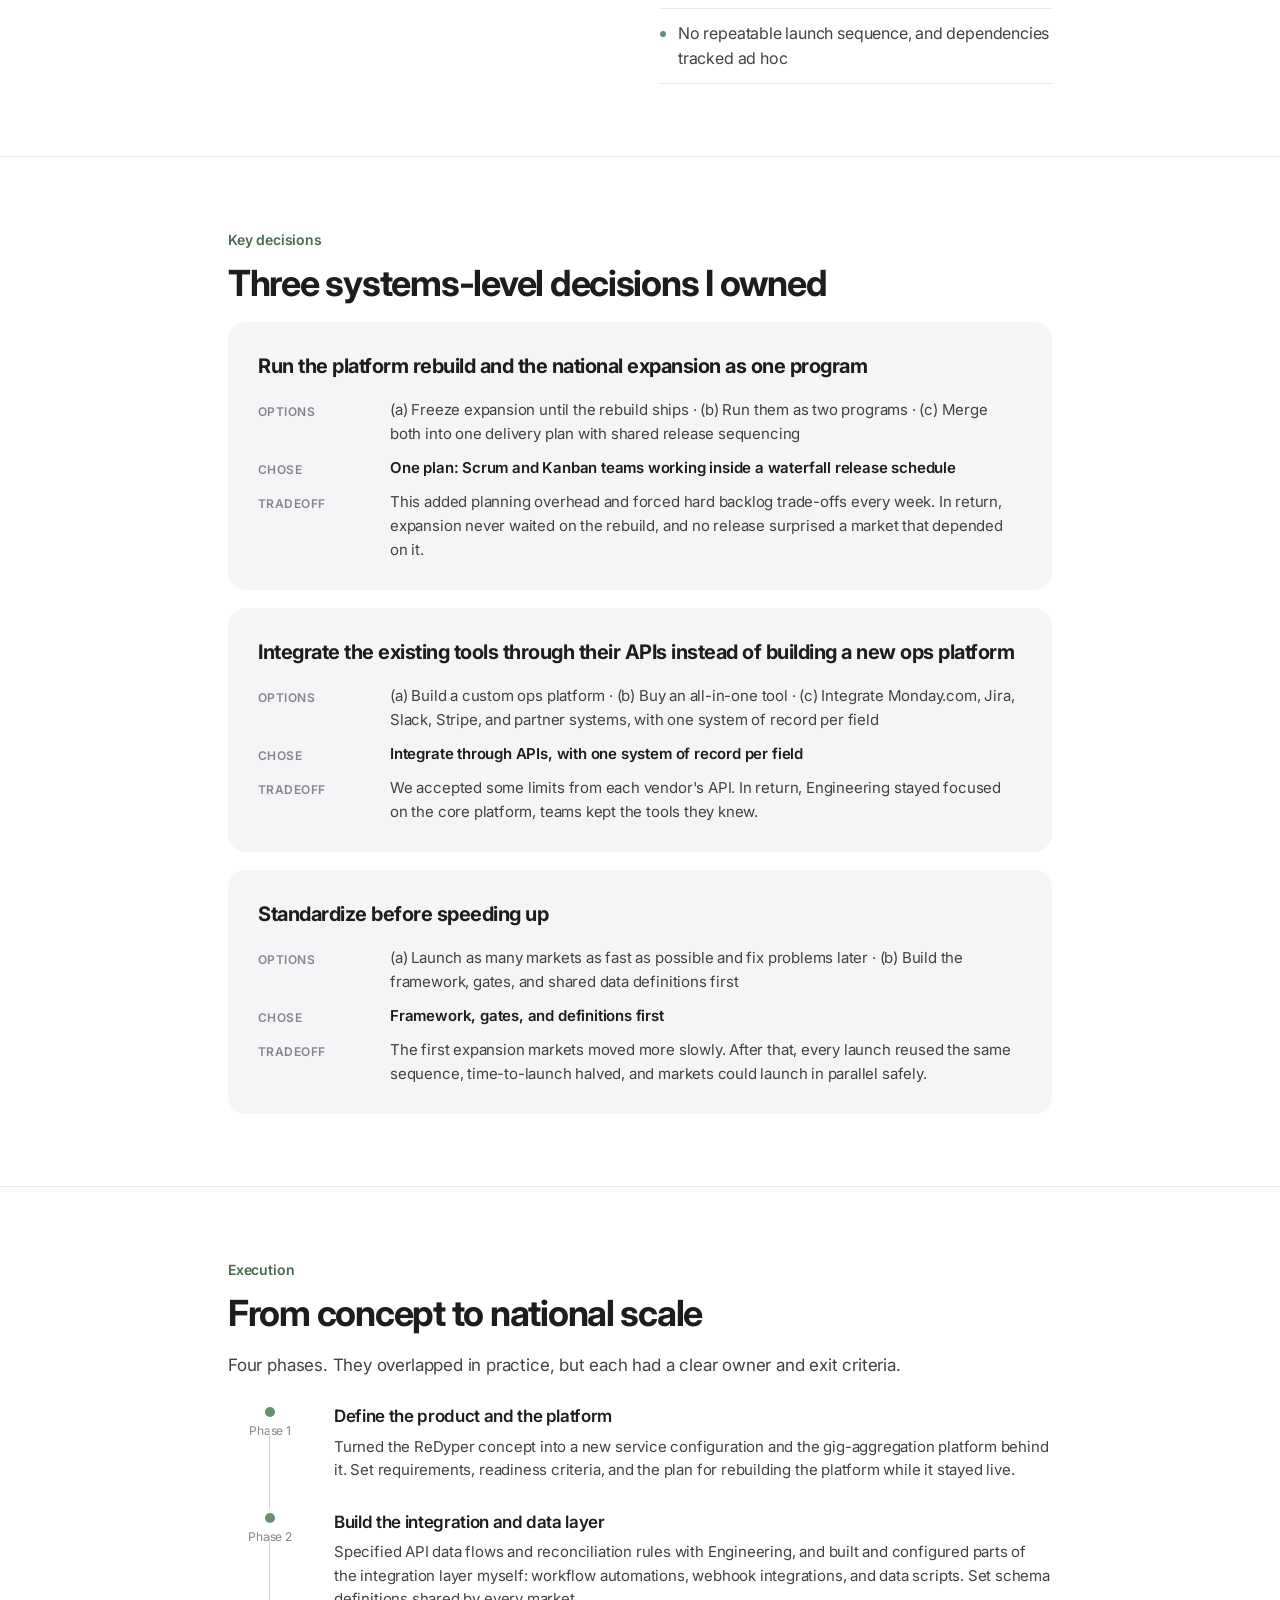
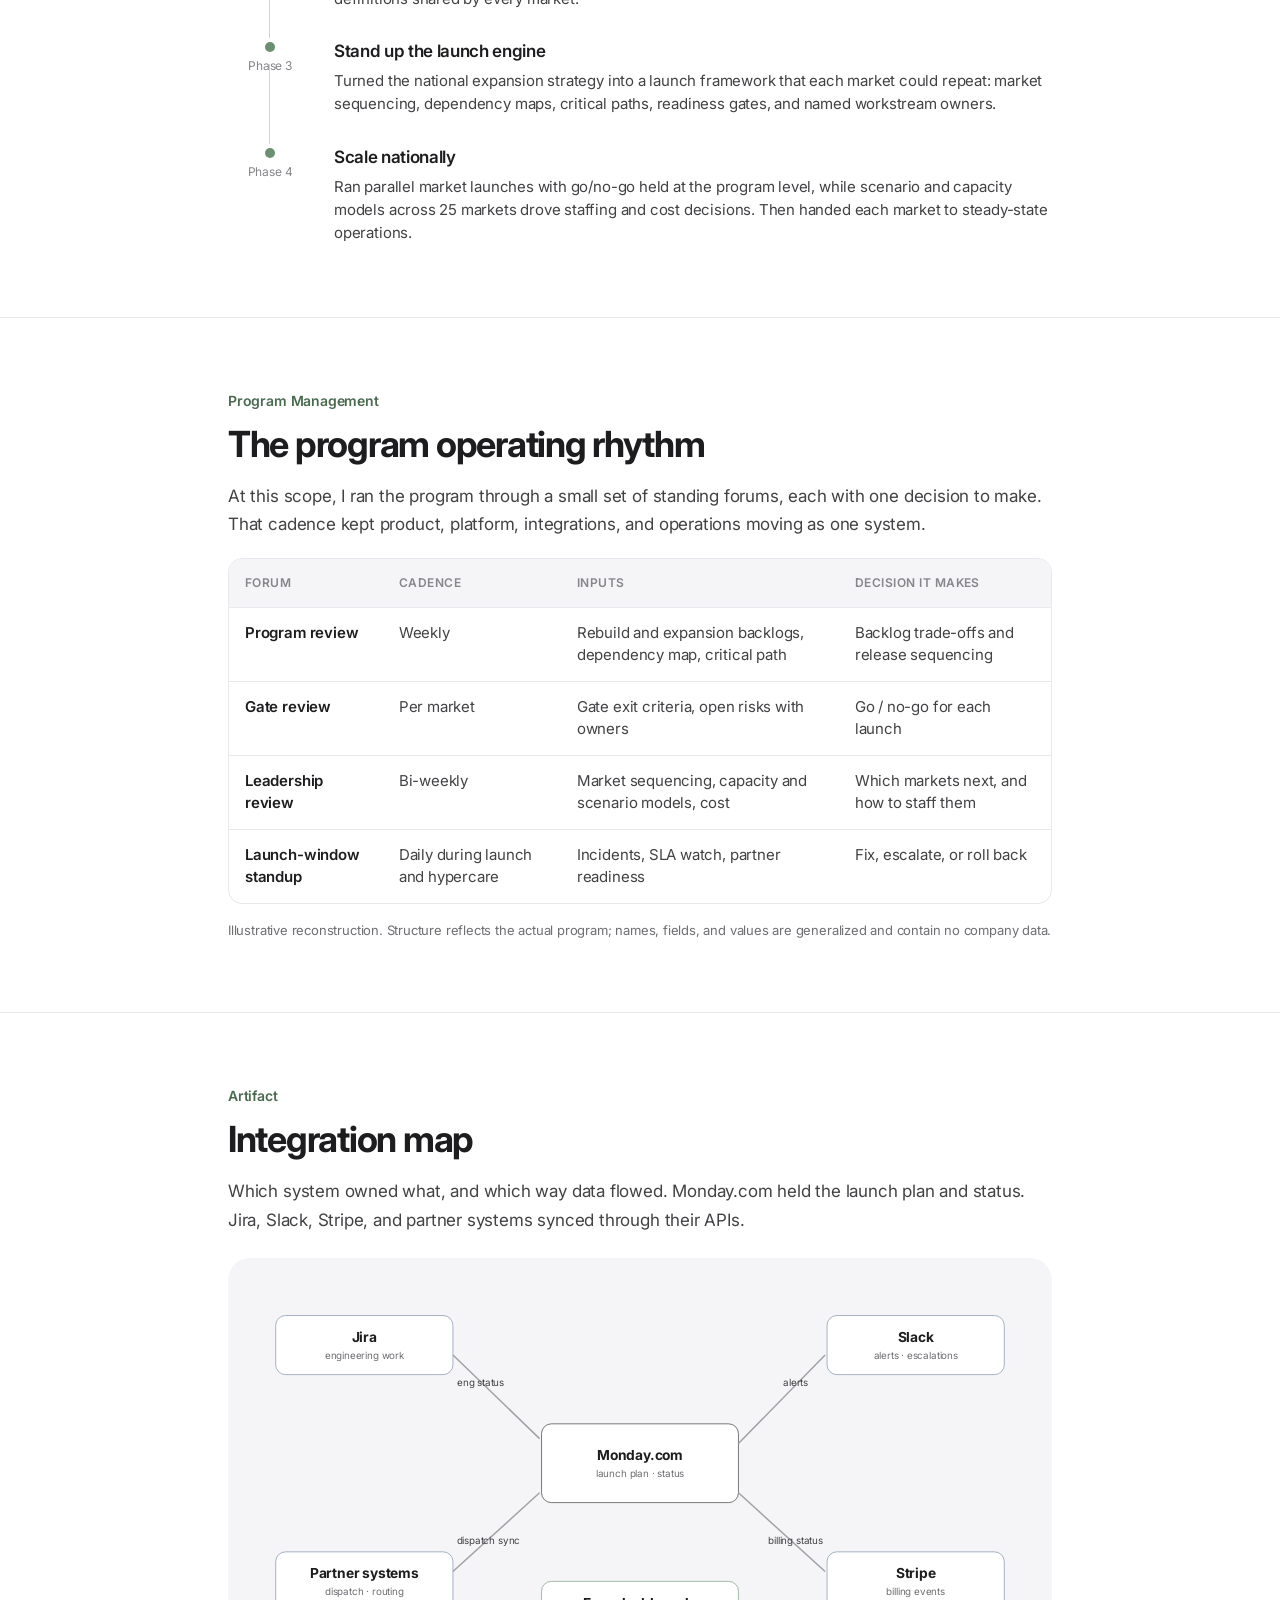
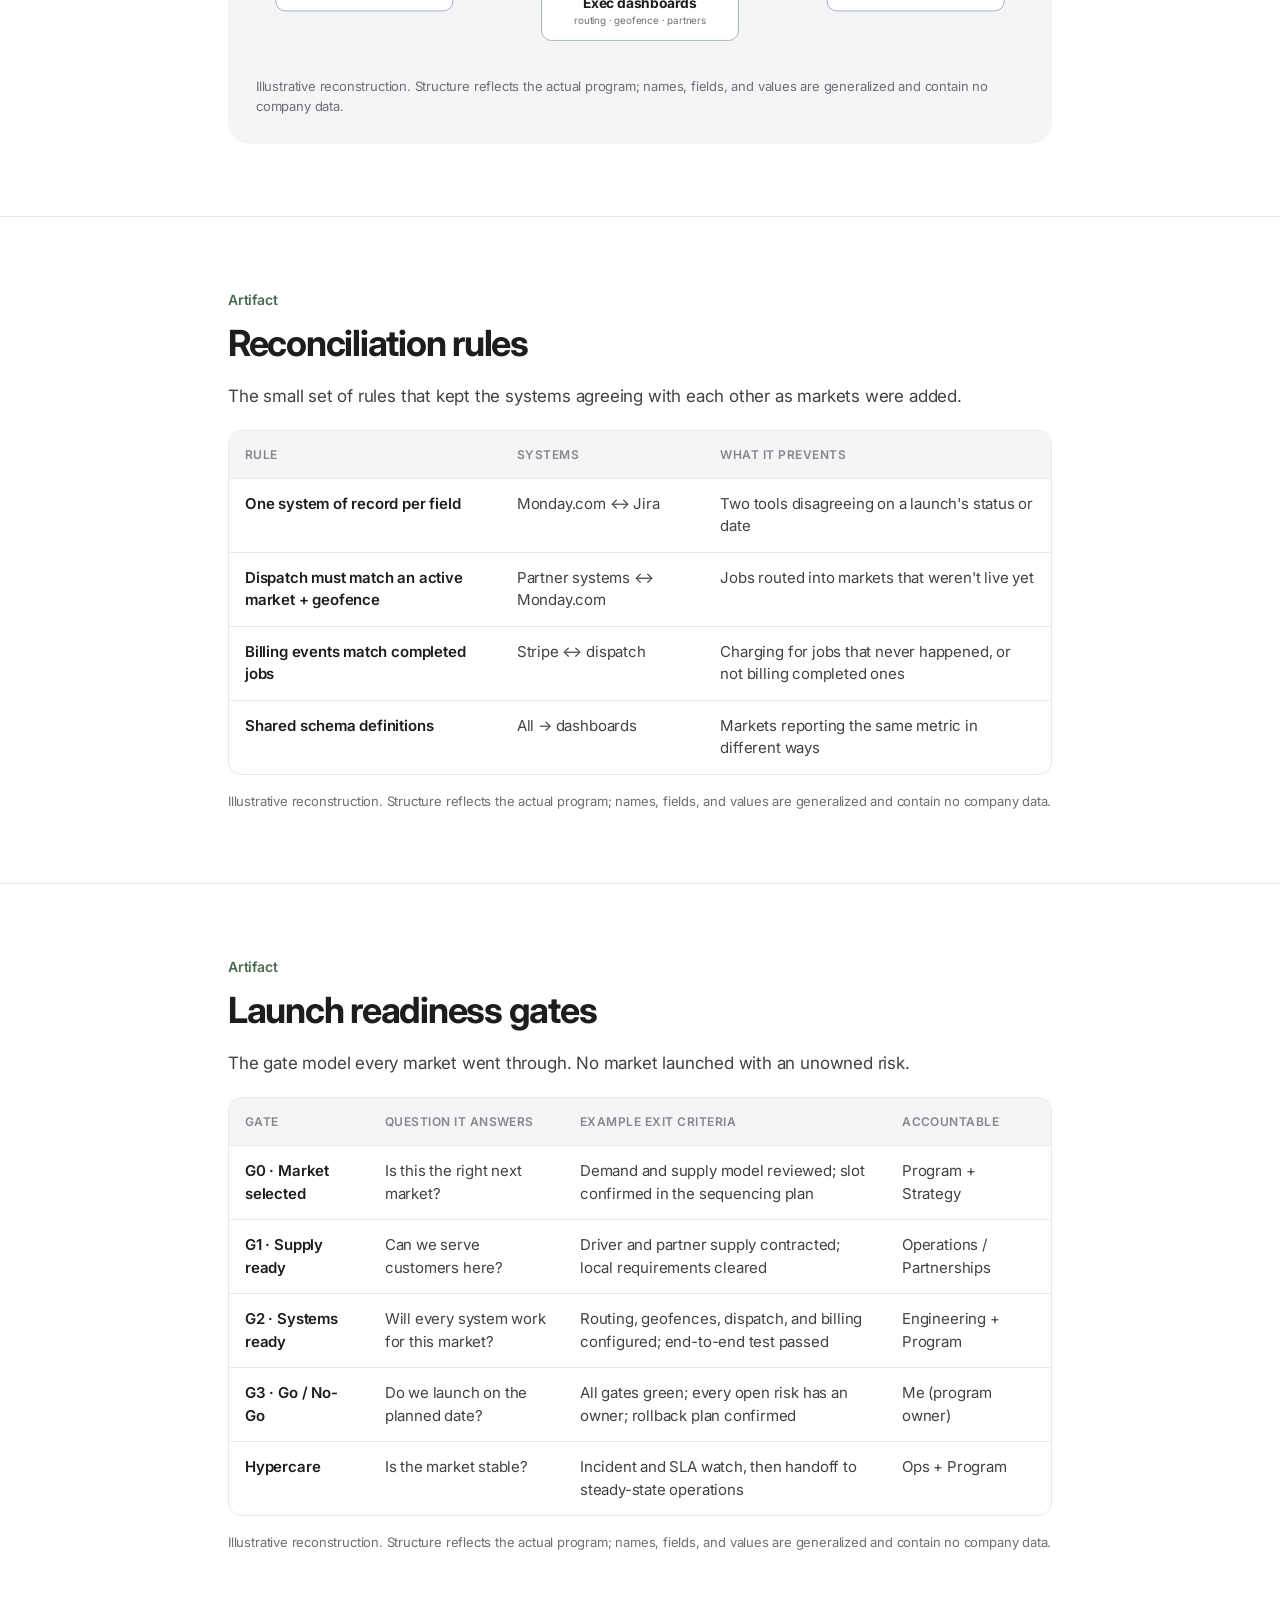
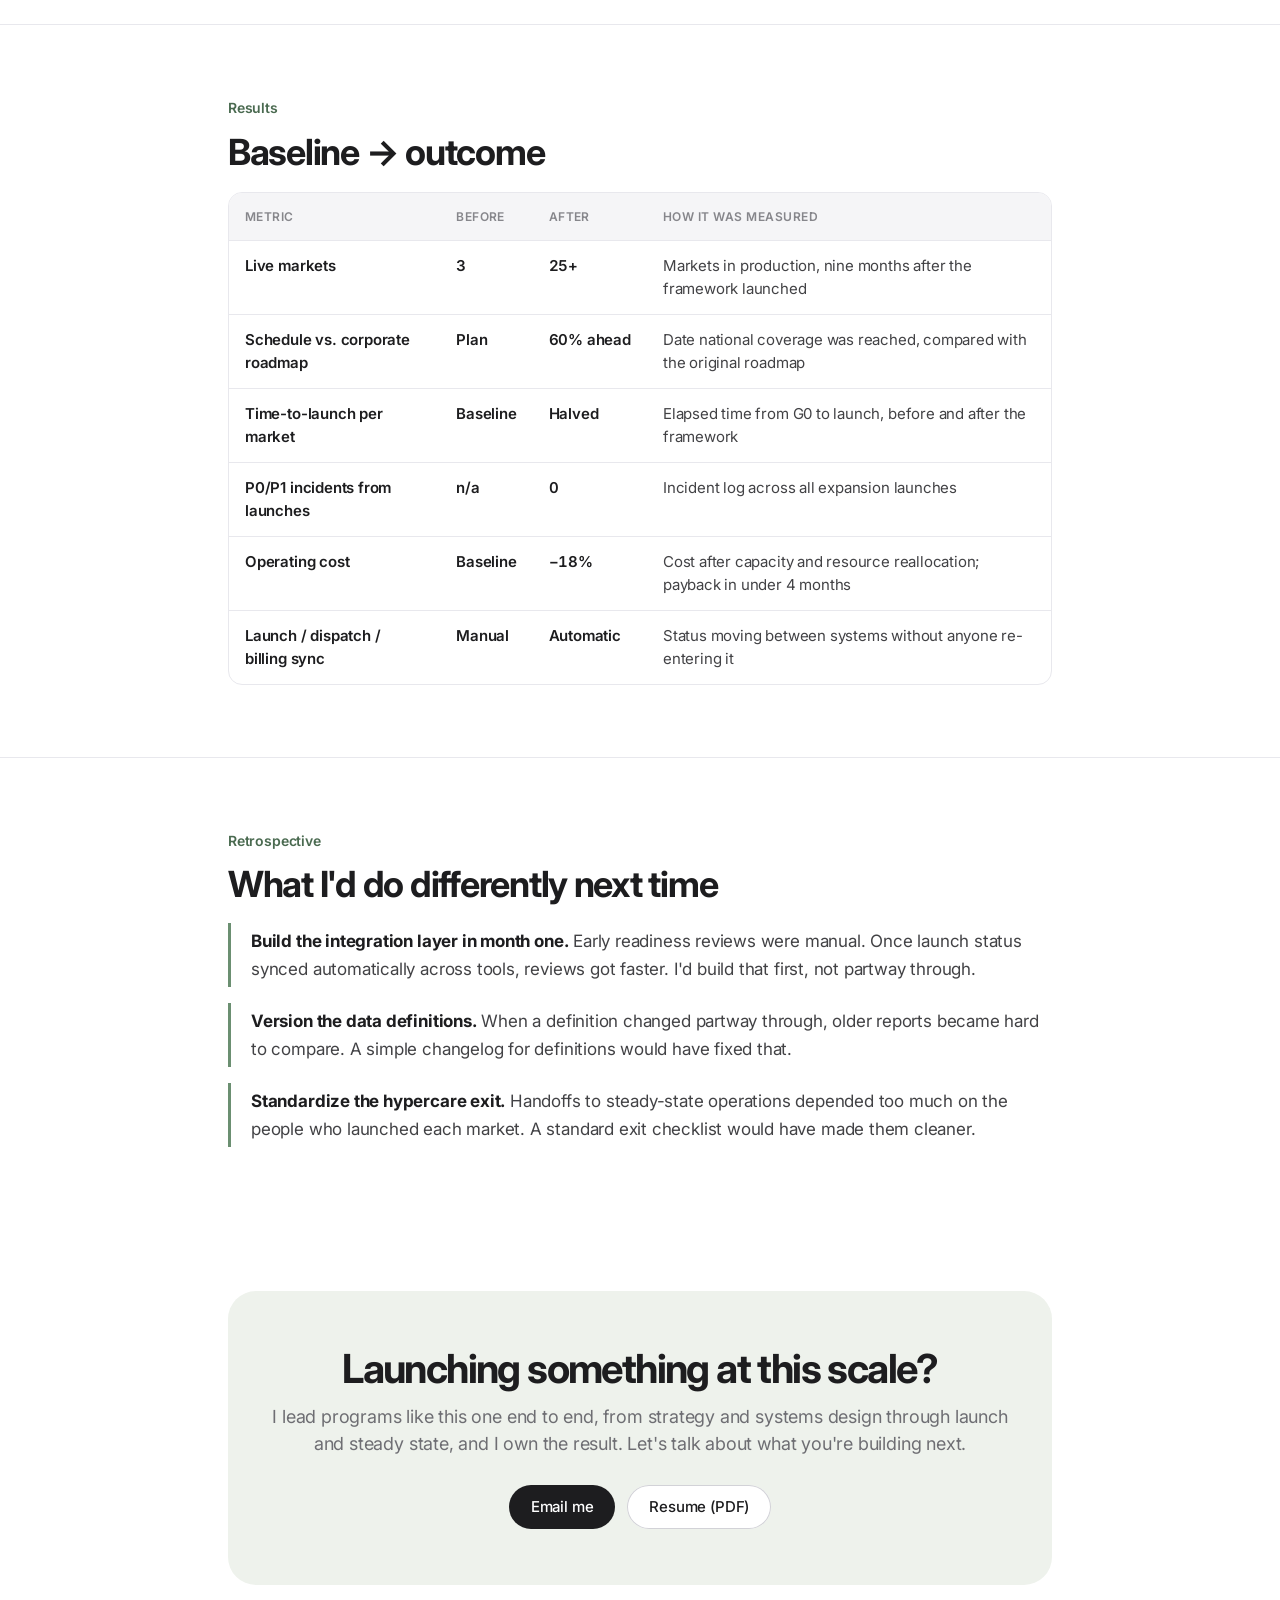
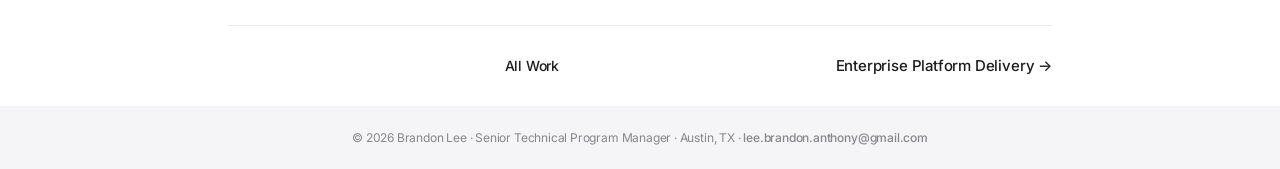
<file: aggregation.html>
<!DOCTYPE html>
<html lang="en">
<head>
<meta charset="UTF-8"/>
<meta name="viewport" content="width=device-width,initial-scale=1.0"/>
<title>Recyclops Enterprise Program: ReDyper, 0 → National · Brandon Lee</title>
<meta name="description" content="End-to-end ownership of ReDyper, a new service model on a gig-aggregation platform: new product introduction, platform rebuild, API integrations, data infrastructure, and a national launch to 25+ markets in nine months."/>
<meta property="og:title" content="Recyclops Enterprise Program: ReDyper, 0 → National · Brandon Lee"/>
<meta property="og:description" content="End-to-end ownership of ReDyper, a new service model on a gig-aggregation platform: new product introduction, platform rebuild, API integrations, data infrastructure, and a national launch to 25+ markets in nine months."/>
<meta property="og:type" content="website"/>
<meta property="og:image" content="https://portfolio-blee-pm.github.io/Portfolio/og.png"/>
<meta name="twitter:card" content="summary_large_image"/>
<link rel="icon" href="avatar.png"/>
<link rel="preconnect" href="https://fonts.googleapis.com"/>
<link rel="preconnect" href="https://fonts.gstatic.com" crossorigin/>
<link href="https://fonts.googleapis.com/css2?family=Inter:wght@400;500;600;700&display=swap" rel="stylesheet"/>
<link rel="stylesheet" href="assets/case.css?v=5"/>
<link rel="stylesheet" href="assets/motion.css?v=4"/>
<script>document.documentElement.classList.add("js")</script>
</head>
<body class="t-sage">
<nav>
  <a href="index.html" class="nav-logo">Brandon Lee</a>
  <div class="nav-right">
    <a href="index.html#work" class="nav-back">← All Work</a>
    <a href="PM_Brandon_Lee.pdf" target="_blank" rel="noopener" class="nav-back">Resume</a>
    <a href="index.html#contact" class="nav-cta">Contact</a>
  </div>
</nav>

<section class="page-hero">
  <div class="container">
    <div class="eyebrow">Flagship · Recyclops · Aug 2021 – Mar 2023</div>
    <h1 class="page-title">Recyclops Enterprise Program<br><span>ReDyper: 0 → National</span></h1>
    <p class="page-lead">Owned the ReDyper program end to end: a new service model for curbside and businesses, running on a new gig-aggregation platform. I was accountable for new product introduction, the platform rebuild, the API and data layer, and the launch engine that scaled it from three markets to more than twenty-five in nine months.</p>
    <div class="meta">Role: Program Manager, Strategic Initiatives &amp; Operations · Owner of program strategy, delivery infrastructure, and launch go/no-go</div>
    <div class="hero-metrics"><div class="hm"><div class="hm-num">25<span>+</span></div><div class="hm-lbl">Markets in 9 months</div></div><div class="hm"><div class="hm-num">60<span>%</span></div><div class="hm-lbl">Ahead of roadmap</div></div><div class="hm"><div class="hm-num">0</div><div class="hm-lbl">P0/P1 incidents</div></div><div class="hm"><div class="hm-num">18<span>%</span></div><div class="hm-lbl">Lower opex · payback &lt;4 mo</div></div></div>
  </div>
</section>

<section class="section fi glance-sec">
  <div class="container">
    <div class="glance">
      <div class="glance-head"><span>At a glance</span><span>7 min read</span></div>
      <div class="glance-grid">
        <div><div class="gk">Problem</div><div class="gv">A new service model with no platform, integration layer, or launch playbook behind it, and a national mandate while the platform itself was being rebuilt.</div></div>
        <div><div class="gk">What I owned</div><div class="gv">Owned the program from product definition through national scale: platform and NPI requirements, API data flows and reconciliation (specified with Engineering, partly built hands-on), the data model, the launch framework, and go/no-go for every market, leading a team of project managers.</div></div>
        <div><div class="gk">Result</div><div class="gv">25+ markets live in nine months, 60% ahead of roadmap, with zero P0/P1 incidents, time-to-launch halved, and operating cost down 18% with payback in under four months.</div></div>
      </div>
    </div>
  </div>
</section>

<section class="section fi">
  <div class="container">
    <div class="section-label">Context &amp; ownership</div>
    <div class="two-col"><div><h2 class="section-title">One program, from product to platform to operations</h2><p class="body-text">Recyclops ran recycling pickup through local drivers and partners, coordinated by a central platform. ReDyper reconfigured that service into a new model for curbside and businesses, and it needed a new gig-aggregation platform to run on.</p><p class="body-text">That meant building a product, a platform, an integration layer, a data model, and a launch operation, all at once, while the existing platform was rebuilt underneath live markets.</p></div><div class="role-box"><div class="role-row"><div class="role-k">I owned</div><div class="role-v">Program strategy and delivery infrastructure for ReDyper; new product introduction from configuration to launch; market sequencing, readiness criteria, and go/no-go for every launch; integration requirements, data flows, reconciliation rules, and schema governance; and a team of project managers accountable for workstreams and market launches.</div></div><div class="role-row"><div class="role-k">I built</div><div class="role-v">Parts of the integration and data layer myself: workflow automations, webhook integrations between Monday.com, Jira, Slack, and Stripe, and data scripts that turned routing, geofence, and partner data into executive dashboards.</div></div><div class="role-row"><div class="role-k">I influenced</div><div class="role-v">Engineering backlog priority and release sequencing for the platform rebuild, plus capacity and resource allocation across markets.</div></div><div class="role-row"><div class="role-k">Partnered with</div><div class="role-v">Product, Engineering, Operations, Finance, local driver and partner networks, and vendor technical contacts.</div></div></div></div>
  </div>
</section>

<section class="section fi">
  <div class="container">
    <div class="section-label">Artifact</div>
    <h2 class="section-title">One owner across the full stack</h2><p class="body-text">The six layers this program covered. Most organizations split these across several owners. I ran them under one plan, which kept the product, the platform, and the launches in sync.</p><figure class="artifact"><svg viewBox="0 0 760 398" role="img" aria-label="The six layers of the Recyclops program, from product to leadership, all owned by the program" xmlns="http://www.w3.org/2000/svg"><defs><marker id="ah" viewBox="0 0 10 10" refX="9" refY="5" markerWidth="7" markerHeight="7" orient="auto-start-reverse"><path d="M0,0 L10,5 L0,10 z" fill="#1d1d1f"/></marker><marker id="ahs" viewBox="0 0 10 10" refX="9" refY="5" markerWidth="7" markerHeight="7" orient="auto-start-reverse"><path d="M0,0 L10,5 L0,10 z" fill="#1d1d1f"/></marker></defs><rect x="20" y="20" width="640" height="52" rx="10" fill="#ffffff" stroke="#6a82a0" stroke-opacity=".65"/><rect x="20" y="20" width="6" height="52" rx="3" fill="#6a82a0"/><text x="44" y="51" fill="#1d1d1f" font-family="-apple-system,BlinkMacSystemFont,Inter,sans-serif" font-size="15" font-weight="800">Product</text><text x="170" y="51" fill="#424245" font-family="-apple-system,BlinkMacSystemFont,Inter,sans-serif" font-size="11">ReDyper service model: curbside, businesses, platform</text><rect x="20" y="82" width="640" height="52" rx="10" fill="#ffffff" stroke="#1d1d1f" stroke-opacity=".65"/><rect x="20" y="82" width="6" height="52" rx="3" fill="#1d1d1f"/><text x="44" y="113" fill="#1d1d1f" font-family="-apple-system,BlinkMacSystemFont,Inter,sans-serif" font-size="15" font-weight="800">Platform</text><text x="170" y="113" fill="#424245" font-family="-apple-system,BlinkMacSystemFont,Inter,sans-serif" font-size="11">Gig-aggregation platform rebuild · driver + partner supply</text><rect x="20" y="144" width="640" height="52" rx="10" fill="#ffffff" stroke="#6a82a0" stroke-opacity=".65"/><rect x="20" y="144" width="6" height="52" rx="3" fill="#6a82a0"/><text x="44" y="175" fill="#1d1d1f" font-family="-apple-system,BlinkMacSystemFont,Inter,sans-serif" font-size="15" font-weight="800">Integration</text><text x="170" y="175" fill="#424245" font-family="-apple-system,BlinkMacSystemFont,Inter,sans-serif" font-size="11">APIs: Monday.com · Jira · Slack · Stripe · partner systems</text><rect x="20" y="206" width="640" height="52" rx="10" fill="#ffffff" stroke="#6a82a0" stroke-opacity=".65"/><rect x="20" y="206" width="6" height="52" rx="3" fill="#6a82a0"/><text x="44" y="237" fill="#1d1d1f" font-family="-apple-system,BlinkMacSystemFont,Inter,sans-serif" font-size="15" font-weight="800">Data</text><text x="170" y="237" fill="#424245" font-family="-apple-system,BlinkMacSystemFont,Inter,sans-serif" font-size="11">Schemas · reconciliation rules · routing / geofence / partner ingestion</text><rect x="20" y="268" width="640" height="52" rx="10" fill="#ffffff" stroke="#6b8f71" stroke-opacity=".65"/><rect x="20" y="268" width="6" height="52" rx="3" fill="#6b8f71"/><text x="44" y="299" fill="#1d1d1f" font-family="-apple-system,BlinkMacSystemFont,Inter,sans-serif" font-size="15" font-weight="800">Operations</text><text x="170" y="299" fill="#424245" font-family="-apple-system,BlinkMacSystemFont,Inter,sans-serif" font-size="11">Launch framework · readiness gates · capacity + scenario models</text><rect x="20" y="330" width="640" height="52" rx="10" fill="#ffffff" stroke="#b07a62" stroke-opacity=".65"/><rect x="20" y="330" width="6" height="52" rx="3" fill="#b07a62"/><text x="44" y="361" fill="#1d1d1f" font-family="-apple-system,BlinkMacSystemFont,Inter,sans-serif" font-size="15" font-weight="800">Leadership</text><text x="170" y="361" fill="#424245" font-family="-apple-system,BlinkMacSystemFont,Inter,sans-serif" font-size="11">Executive dashboards · market sequencing · go / no-go</text><line x1="690" y1="24" x2="690" y2="378" stroke="#a1a1a6" stroke-width="2"/><line x1="682" y1="24" x2="690" y2="24" stroke="#a1a1a6" stroke-width="2"/><line x1="682" y1="378" x2="690" y2="378" stroke="#a1a1a6" stroke-width="2"/><text x="712" y="196.0" fill="#1d1d1f" font-family="-apple-system,BlinkMacSystemFont,Inter,sans-serif" font-size="11" transform="rotate(90 712 196.0)" text-anchor="middle">OWNED END TO END</text></svg><figcaption>The layers reflect the actual program scope; descriptions are summarized.</figcaption></figure>
  </div>
</section>

<section class="section fi">
  <div class="container">
    <div class="section-label">Problem &amp; constraints</div>
    <div class="two-col"><div><h2 class="section-title">Everything was new at the same time</h2><p class="body-text">The hard part wasn't any one piece. It was building all of them in parallel without any one piece blocking the others.</p></div><div class="outcome-list" style="margin-top:0"><div class="outcome-item">A new service model with no product requirements or readiness criteria</div><div class="outcome-item">A platform rebuild competing with expansion for the same engineers</div><div class="outcome-item">Five tools holding launch, dispatch, and billing data, with no system of record</div><div class="outcome-item">No repeatable launch sequence, and dependencies tracked ad hoc</div></div></div>
  </div>
</section>

<section class="section fi">
  <div class="container">
    <div class="section-label">Key decisions</div>
    <h2 class="section-title">Three systems-level decisions I owned</h2><div class="decision"><h3>Run the platform rebuild and the national expansion as one program</h3><div class="dgrid"><div class="dk">Options</div><div class="dv">(a) Freeze expansion until the rebuild ships · (b) Run them as two programs · (c) Merge both into one delivery plan with shared release sequencing</div><div class="dk">Chose</div><div class="dv"><strong>One plan: Scrum and Kanban teams working inside a waterfall release schedule</strong></div><div class="dk">Tradeoff</div><div class="dv">This added planning overhead and forced hard backlog trade-offs every week. In return, expansion never waited on the rebuild, and no release surprised a market that depended on it.</div></div></div><div class="decision"><h3>Integrate the existing tools through their APIs instead of building a new ops platform</h3><div class="dgrid"><div class="dk">Options</div><div class="dv">(a) Build a custom ops platform · (b) Buy an all-in-one tool · (c) Integrate Monday.com, Jira, Slack, Stripe, and partner systems, with one system of record per field</div><div class="dk">Chose</div><div class="dv"><strong>Integrate through APIs, with one system of record per field</strong></div><div class="dk">Tradeoff</div><div class="dv">We accepted some limits from each vendor's API. In return, Engineering stayed focused on the core platform, teams kept the tools they knew.</div></div></div><div class="decision"><h3>Standardize before speeding up</h3><div class="dgrid"><div class="dk">Options</div><div class="dv">(a) Launch as many markets as fast as possible and fix problems later · (b) Build the framework, gates, and shared data definitions first</div><div class="dk">Chose</div><div class="dv"><strong>Framework, gates, and definitions first</strong></div><div class="dk">Tradeoff</div><div class="dv">The first expansion markets moved more slowly. After that, every launch reused the same sequence, time-to-launch halved, and markets could launch in parallel safely.</div></div></div>
  </div>
</section>

<section class="section fi">
  <div class="container">
    <div class="section-label">Execution</div>
    <h2 class="section-title">From concept to national scale</h2><p class="body-text">Four phases. They overlapped in practice, but each had a clear owner and exit criteria.</p>
<div class="timeline">
  <div class="tl-item"><div class="tl-marker"><div class="tl-dot"></div><div class="tl-time">Phase 1</div></div><div class="tl-content"><div class="tl-heading">Define the product and the platform</div><div class="tl-body">Turned the ReDyper concept into a new service configuration and the gig-aggregation platform behind it. Set requirements, readiness criteria, and the plan for rebuilding the platform while it stayed live.</div></div></div>
  <div class="tl-item"><div class="tl-marker"><div class="tl-dot"></div><div class="tl-time">Phase 2</div></div><div class="tl-content"><div class="tl-heading">Build the integration and data layer</div><div class="tl-body">Specified API data flows and reconciliation rules with Engineering, and built and configured parts of the integration layer myself: workflow automations, webhook integrations, and data scripts. Set schema definitions shared by every market.</div></div></div>
  <div class="tl-item"><div class="tl-marker"><div class="tl-dot"></div><div class="tl-time">Phase 3</div></div><div class="tl-content"><div class="tl-heading">Stand up the launch engine</div><div class="tl-body">Turned the national expansion strategy into a launch framework that each market could repeat: market sequencing, dependency maps, critical paths, readiness gates, and named workstream owners.</div></div></div>
  <div class="tl-item"><div class="tl-marker"><div class="tl-dot"></div><div class="tl-time">Phase 4</div></div><div class="tl-content"><div class="tl-heading">Scale nationally</div><div class="tl-body">Ran parallel market launches with go/no-go held at the program level, while scenario and capacity models across 25 markets drove staffing and cost decisions. Then handed each market to steady-state operations.</div></div></div>
</div>

  </div>
</section>

<section class="section fi">
  <div class="container">
    <div class="section-label">Program Management</div>
    <h2 class="section-title">The program operating rhythm</h2><p class="body-text">At this scope, I ran the program through a small set of standing forums, each with one decision to make. That cadence kept product, platform, integrations, and operations moving as one system.</p><div class="tbl-wrap"><table class="tbl"><thead><tr><th>Forum</th><th>Cadence</th><th>Inputs</th><th>Decision it makes</th></tr></thead><tbody><tr><td>Program review</td><td>Weekly</td><td>Rebuild and expansion backlogs, dependency map, critical path</td><td>Backlog trade-offs and release sequencing</td></tr><tr><td>Gate review</td><td>Per market</td><td>Gate exit criteria, open risks with owners</td><td>Go / no-go for each launch</td></tr><tr><td>Leadership review</td><td>Bi-weekly</td><td>Market sequencing, capacity and scenario models, cost</td><td>Which markets next, and how to staff them</td></tr><tr><td>Launch-window standup</td><td>Daily during launch and hypercare</td><td>Incidents, SLA watch, partner readiness</td><td>Fix, escalate, or roll back</td></tr></tbody></table></div><p class="cap">Illustrative reconstruction. Structure reflects the actual program; names, fields, and values are generalized and contain no company data.</p>
  </div>
</section>

<section class="section fi">
  <div class="container">
    <div class="section-label">Artifact</div>
    <h2 class="section-title">Integration map</h2><p class="body-text">Which system owned what, and which way data flowed. Monday.com held the launch plan and status. Jira, Slack, Stripe, and partner systems synced through their APIs.</p><figure class="artifact"><svg viewBox="0 0 780 380" role="img" aria-label="Integration map for launch, dispatch and billing systems" xmlns="http://www.w3.org/2000/svg"><defs><marker id="ah" viewBox="0 0 10 10" refX="9" refY="5" markerWidth="7" markerHeight="7" orient="auto-start-reverse"><path d="M0,0 L10,5 L0,10 z" fill="#1d1d1f"/></marker><marker id="ahs" viewBox="0 0 10 10" refX="9" refY="5" markerWidth="7" markerHeight="7" orient="auto-start-reverse"><path d="M0,0 L10,5 L0,10 z" fill="#1d1d1f"/></marker></defs><rect x="290" y="140" width="200" height="80" rx="10" fill="#ffffff" stroke="#1d1d1f" stroke-opacity=".6"/><text x="390.0" y="173.0" text-anchor="middle" dominant-baseline="middle" fill="#1d1d1f" font-family="-apple-system,BlinkMacSystemFont,Inter,sans-serif" font-size="14" font-weight="700">Monday.com</text><text x="390.0" y="191.0" text-anchor="middle" dominant-baseline="middle" fill="#6e6e73" font-family="-apple-system,BlinkMacSystemFont,Inter,sans-serif" font-size="10">launch plan · status</text><rect x="20" y="30" width="180" height="60" rx="10" fill="#ffffff" stroke="#6a82a0" stroke-opacity=".6"/><text x="110.0" y="53.0" text-anchor="middle" dominant-baseline="middle" fill="#1d1d1f" font-family="-apple-system,BlinkMacSystemFont,Inter,sans-serif" font-size="14" font-weight="700">Jira</text><text x="110.0" y="71.0" text-anchor="middle" dominant-baseline="middle" fill="#6e6e73" font-family="-apple-system,BlinkMacSystemFont,Inter,sans-serif" font-size="10">engineering work</text><rect x="580" y="30" width="180" height="60" rx="10" fill="#ffffff" stroke="#6a82a0" stroke-opacity=".6"/><text x="670.0" y="53.0" text-anchor="middle" dominant-baseline="middle" fill="#1d1d1f" font-family="-apple-system,BlinkMacSystemFont,Inter,sans-serif" font-size="14" font-weight="700">Slack</text><text x="670.0" y="71.0" text-anchor="middle" dominant-baseline="middle" fill="#6e6e73" font-family="-apple-system,BlinkMacSystemFont,Inter,sans-serif" font-size="10">alerts · escalations</text><rect x="20" y="270" width="180" height="60" rx="10" fill="#ffffff" stroke="#6a82a0" stroke-opacity=".6"/><text x="110.0" y="293.0" text-anchor="middle" dominant-baseline="middle" fill="#1d1d1f" font-family="-apple-system,BlinkMacSystemFont,Inter,sans-serif" font-size="14" font-weight="700">Partner systems</text><text x="110.0" y="311.0" text-anchor="middle" dominant-baseline="middle" fill="#6e6e73" font-family="-apple-system,BlinkMacSystemFont,Inter,sans-serif" font-size="10">dispatch · routing</text><rect x="580" y="270" width="180" height="60" rx="10" fill="#ffffff" stroke="#6a82a0" stroke-opacity=".6"/><text x="670.0" y="293.0" text-anchor="middle" dominant-baseline="middle" fill="#1d1d1f" font-family="-apple-system,BlinkMacSystemFont,Inter,sans-serif" font-size="14" font-weight="700">Stripe</text><text x="670.0" y="311.0" text-anchor="middle" dominant-baseline="middle" fill="#6e6e73" font-family="-apple-system,BlinkMacSystemFont,Inter,sans-serif" font-size="10">billing events</text><rect x="290" y="300" width="200" height="60" rx="10" fill="#ffffff" stroke="#6b8f71" stroke-opacity=".6"/><text x="390.0" y="323.0" text-anchor="middle" dominant-baseline="middle" fill="#1d1d1f" font-family="-apple-system,BlinkMacSystemFont,Inter,sans-serif" font-size="14" font-weight="700">Exec dashboards</text><text x="390.0" y="341.0" text-anchor="middle" dominant-baseline="middle" fill="#6e6e73" font-family="-apple-system,BlinkMacSystemFont,Inter,sans-serif" font-size="10">routing · geofence · partners</text><line x1="200" y1="70" x2="288" y2="155" stroke="#a1a1a6" stroke-width="1.5" marker-end="url(#ah)" marker-start="url(#ahs)"/><text x="228" y="102" text-anchor="middle" fill="#424245" font-family="-apple-system,BlinkMacSystemFont,Inter,sans-serif" font-size="10">eng status</text><line x1="490" y1="160" x2="578" y2="70" stroke="#a1a1a6" stroke-width="1.5" marker-end="url(#ah)"/><text x="548" y="102" text-anchor="middle" fill="#424245" font-family="-apple-system,BlinkMacSystemFont,Inter,sans-serif" font-size="10">alerts</text><line x1="200" y1="290" x2="288" y2="210" stroke="#a1a1a6" stroke-width="1.5" marker-end="url(#ah)" marker-start="url(#ahs)"/><text x="236" y="262" text-anchor="middle" fill="#424245" font-family="-apple-system,BlinkMacSystemFont,Inter,sans-serif" font-size="10">dispatch sync</text><line x1="578" y1="290" x2="490" y2="210" stroke="#a1a1a6" stroke-width="1.5" marker-end="url(#ah)"/><text x="548" y="262" text-anchor="middle" fill="#424245" font-family="-apple-system,BlinkMacSystemFont,Inter,sans-serif" font-size="10">billing status</text><line x1="390" y1="220" x2="390" y2="298" stroke="#a1a1a6" stroke-width="1.5" marker-end="url(#ah)"/><text x="450" y="262" text-anchor="middle" fill="#424245" font-family="-apple-system,BlinkMacSystemFont,Inter,sans-serif" font-size="10">reconciled data</text></svg><figcaption>Illustrative reconstruction. Structure reflects the actual program; names, fields, and values are generalized and contain no company data.</figcaption></figure>
  </div>
</section>

<section class="section fi">
  <div class="container">
    <div class="section-label">Artifact</div>
    <h2 class="section-title">Reconciliation rules</h2><p class="body-text">The small set of rules that kept the systems agreeing with each other as markets were added.</p><div class="tbl-wrap"><table class="tbl"><thead><tr><th>Rule</th><th>Systems</th><th>What it prevents</th></tr></thead><tbody><tr><td>One system of record per field</td><td>Monday.com ↔ Jira</td><td>Two tools disagreeing on a launch's status or date</td></tr><tr><td>Dispatch must match an active market + geofence</td><td>Partner systems ↔ Monday.com</td><td>Jobs routed into markets that weren't live yet</td></tr><tr><td>Billing events match completed jobs</td><td>Stripe ↔ dispatch</td><td>Charging for jobs that never happened, or not billing completed ones</td></tr><tr><td>Shared schema definitions</td><td>All → dashboards</td><td>Markets reporting the same metric in different ways</td></tr></tbody></table></div><p class="cap">Illustrative reconstruction. Structure reflects the actual program; names, fields, and values are generalized and contain no company data.</p>
  </div>
</section>

<section class="section fi">
  <div class="container">
    <div class="section-label">Artifact</div>
    <h2 class="section-title">Launch readiness gates</h2><p class="body-text">The gate model every market went through. No market launched with an unowned risk.</p><div class="tbl-wrap"><table class="tbl"><thead><tr><th>Gate</th><th>Question it answers</th><th>Example exit criteria</th><th>Accountable</th></tr></thead><tbody><tr><td>G0 · Market selected</td><td>Is this the right next market?</td><td>Demand and supply model reviewed; slot confirmed in the sequencing plan</td><td>Program + Strategy</td></tr><tr><td>G1 · Supply ready</td><td>Can we serve customers here?</td><td>Driver and partner supply contracted; local requirements cleared</td><td>Operations / Partnerships</td></tr><tr><td>G2 · Systems ready</td><td>Will every system work for this market?</td><td>Routing, geofences, dispatch, and billing configured; end-to-end test passed</td><td>Engineering + Program</td></tr><tr><td>G3 · Go / No-Go</td><td>Do we launch on the planned date?</td><td>All gates green; every open risk has an owner; rollback plan confirmed</td><td>Me (program owner)</td></tr><tr><td>Hypercare</td><td>Is the market stable?</td><td>Incident and SLA watch, then handoff to steady-state operations</td><td>Ops + Program</td></tr></tbody></table></div><p class="cap">Illustrative reconstruction. Structure reflects the actual program; names, fields, and values are generalized and contain no company data.</p>
  </div>
</section>

<section class="section fi">
  <div class="container">
    <div class="section-label">Results</div>
    <h2 class="section-title">Baseline → outcome</h2><div class="tbl-wrap"><table class="tbl"><thead><tr><th>Metric</th><th>Before</th><th>After</th><th>How it was measured</th></tr></thead><tbody><tr><td>Live markets</td><td class="num">3</td><td class="num">25+</td><td>Markets in production, nine months after the framework launched</td></tr><tr><td>Schedule vs. corporate roadmap</td><td class="num">Plan</td><td class="num">60% ahead</td><td>Date national coverage was reached, compared with the original roadmap</td></tr><tr><td>Time-to-launch per market</td><td class="num">Baseline</td><td class="num">Halved</td><td>Elapsed time from G0 to launch, before and after the framework</td></tr><tr><td>P0/P1 incidents from launches</td><td class="num">n/a</td><td class="num">0</td><td>Incident log across all expansion launches</td></tr><tr><td>Operating cost</td><td class="num">Baseline</td><td class="num">−18%</td><td>Cost after capacity and resource reallocation; payback in under 4 months</td></tr><tr><td>Launch / dispatch / billing sync</td><td class="num">Manual</td><td class="num">Automatic</td><td>Status moving between systems without anyone re-entering it</td></tr></tbody></table></div>
  </div>
</section>

<section class="section fi">
  <div class="container">
    <div class="section-label">Retrospective</div>
    <h2 class="section-title">What I'd do differently next time</h2><div class="lesson"><p><strong>Build the integration layer in month one.</strong> Early readiness reviews were manual. Once launch status synced automatically across tools, reviews got faster. I'd build that first, not partway through.</p></div><div class="lesson"><p><strong>Version the data definitions.</strong> When a definition changed partway through, older reports became hard to compare. A simple changelog for definitions would have fixed that.</p></div><div class="lesson"><p><strong>Standardize the hypercare exit.</strong> Handoffs to steady-state operations depended too much on the people who launched each market. A standard exit checklist would have made them cleaner.</p></div>
  </div>
</section>

<div class="container">
  <div class="cta-section fi">
    <h2 class="cta-title">Launching something at this scale?</h2>
    <p class="cta-sub">I lead programs like this one end to end, from strategy and systems design through launch and steady state, and I own the result. Let's talk about what you're building next.</p>
    <div class="cta-btns">
      <a href="mailto:lee.brandon.anthony@gmail.com" class="btn-primary">Email me</a>
      <a href="PM_Brandon_Lee.pdf" target="_blank" rel="noopener" class="btn-ghost">Resume (PDF)</a>
    </div>
  </div>
  <div class="page-nav">
    <span></span>
    <div class="pn-center"><a href="index.html#work">All Work</a></div>
    <a href="enterprise-platform.html" class="pn-link">Enterprise Platform Delivery →</a>
  </div>
</div>
<footer><p>© 2026 Brandon Lee · Senior Technical Program Manager · Austin, TX · <a href="mailto:lee.brandon.anthony@gmail.com" style="color:inherit">lee.brandon.anthony@gmail.com</a></p></footer>
<script src="assets/motion.js?v=4" defer></script>
</body>
</html>
</file>
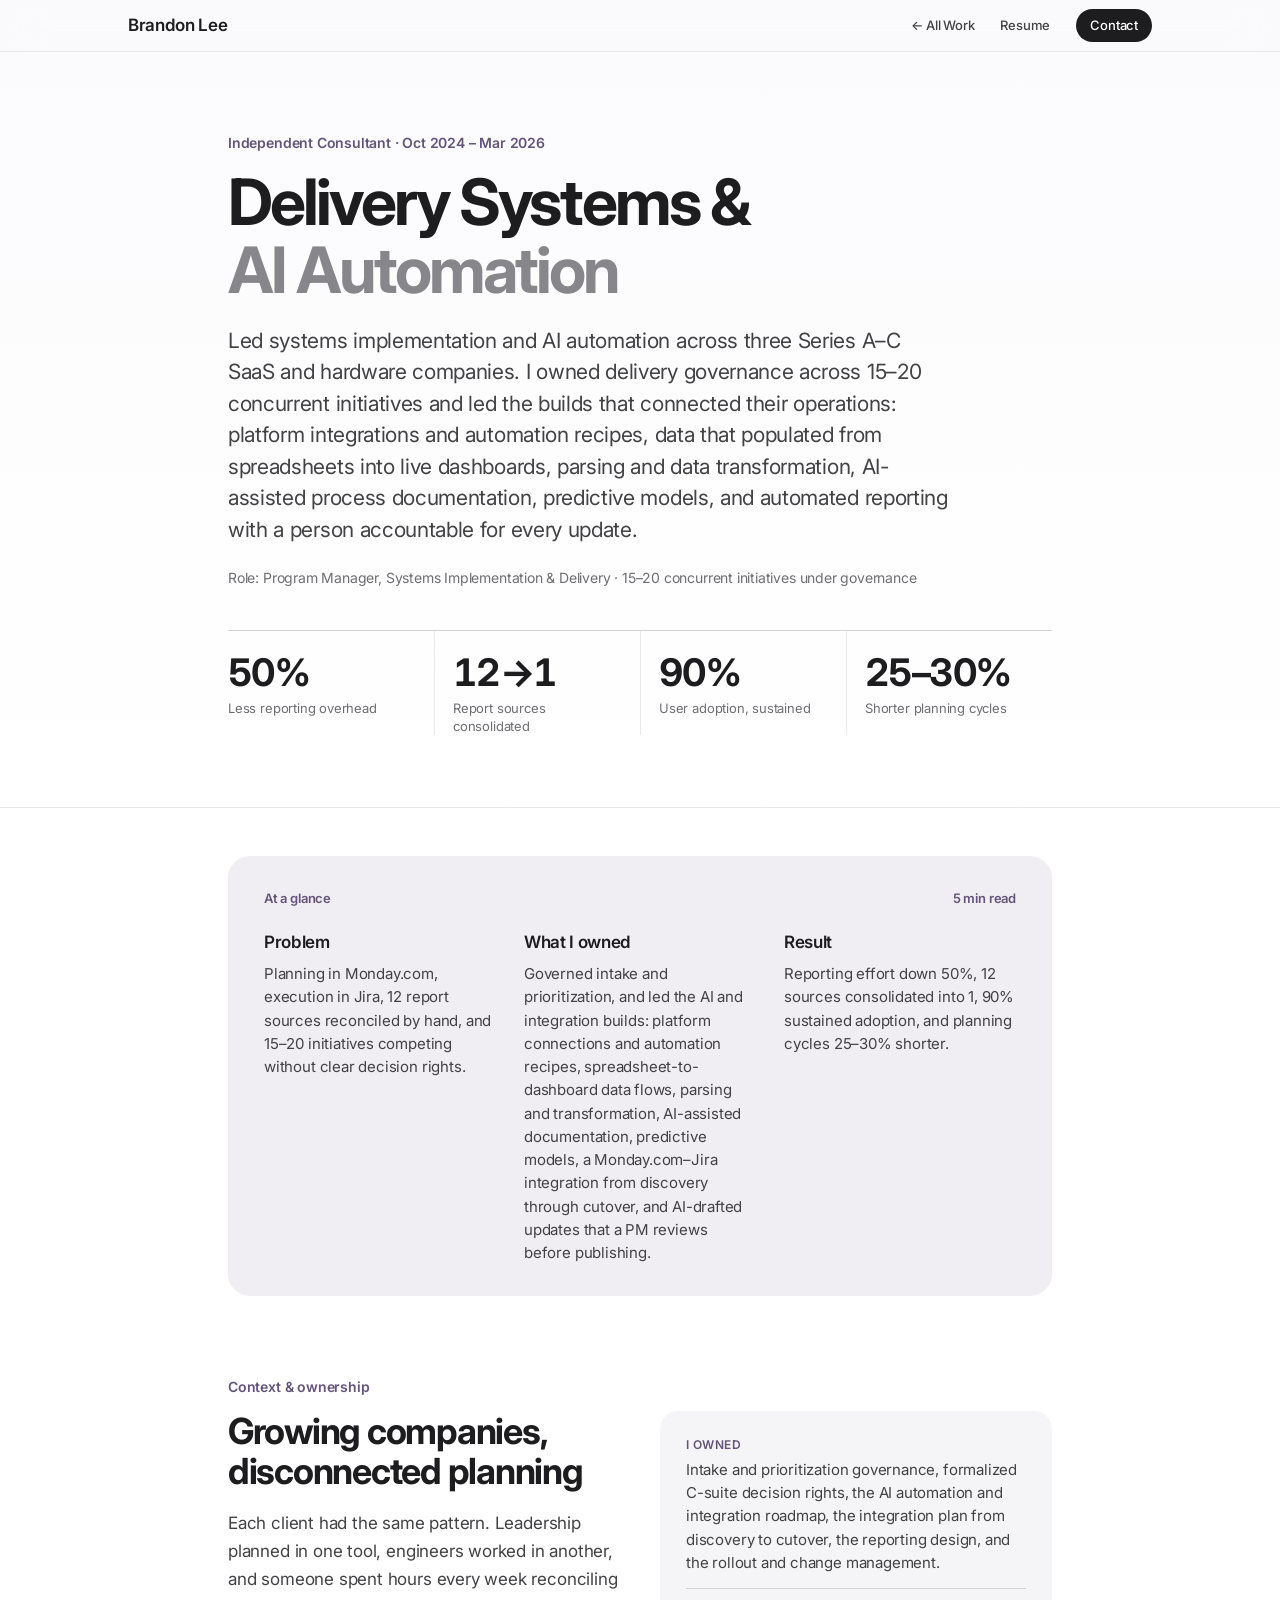
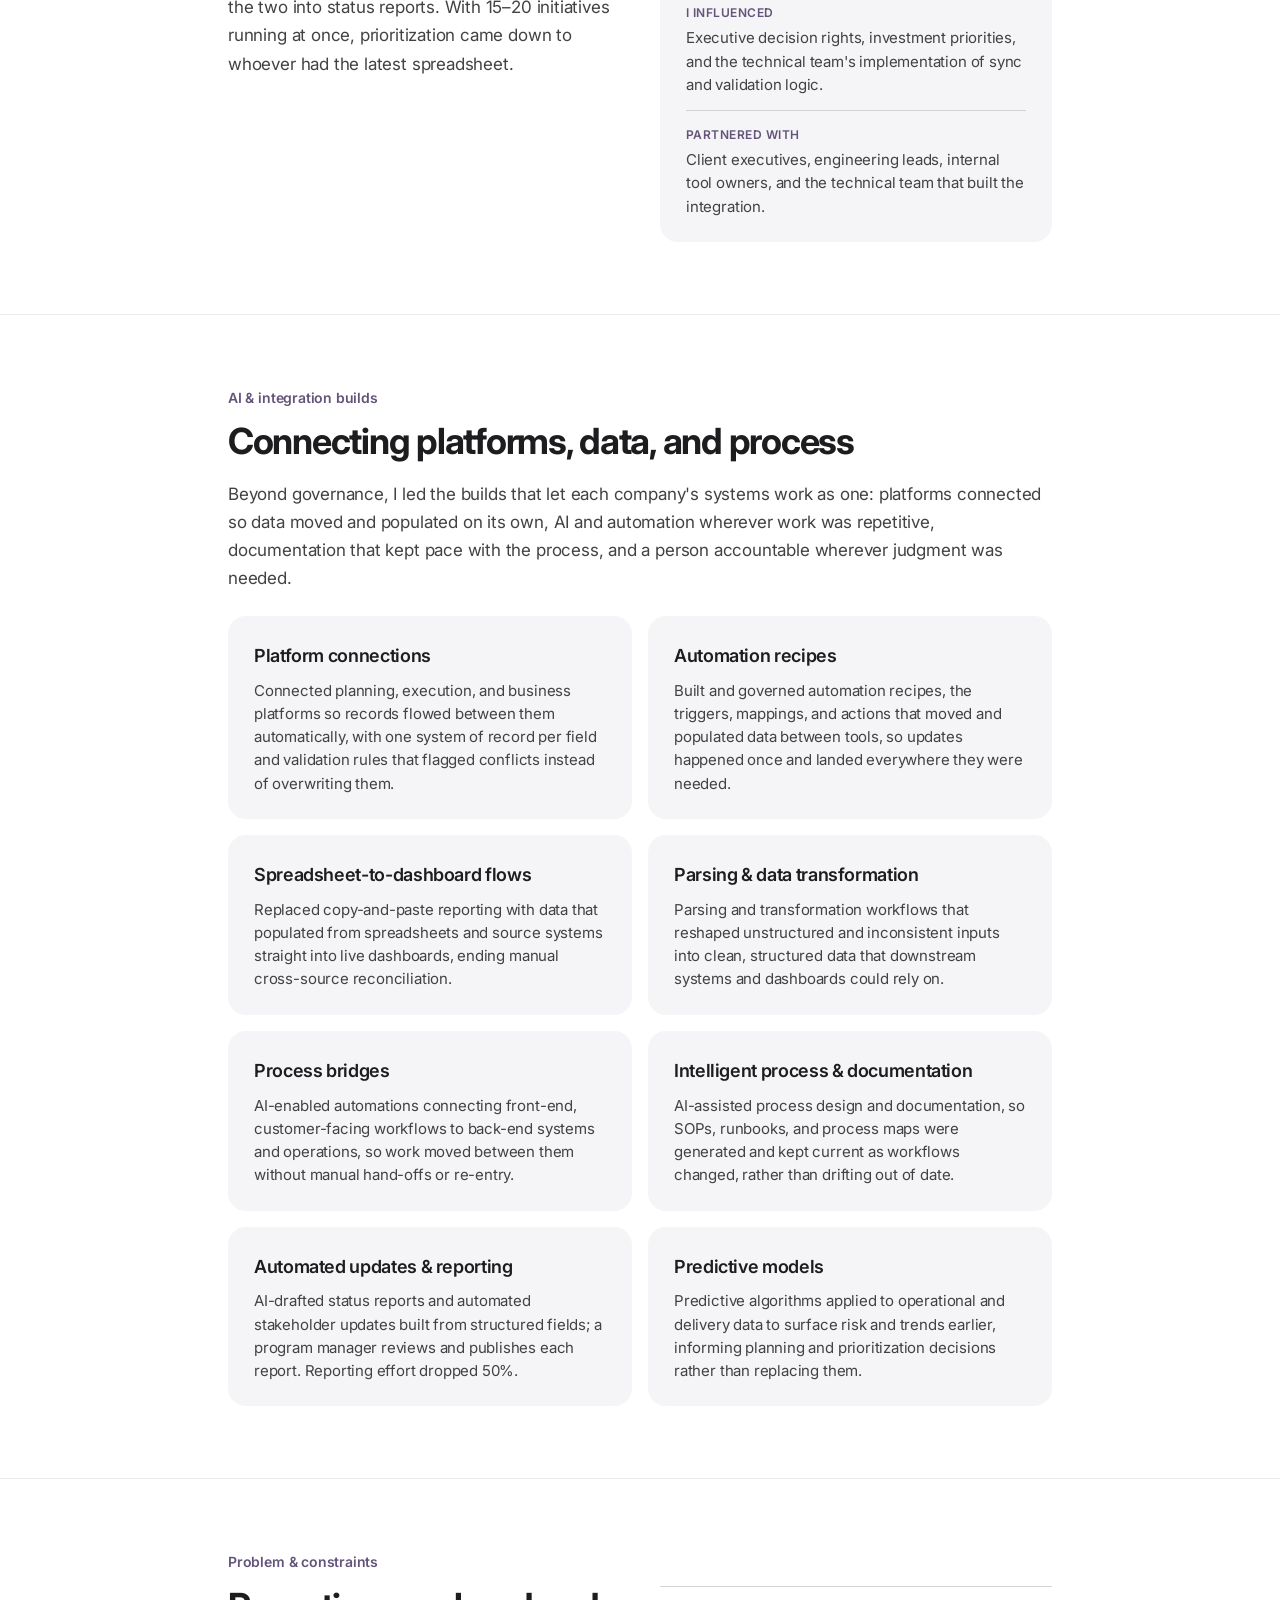
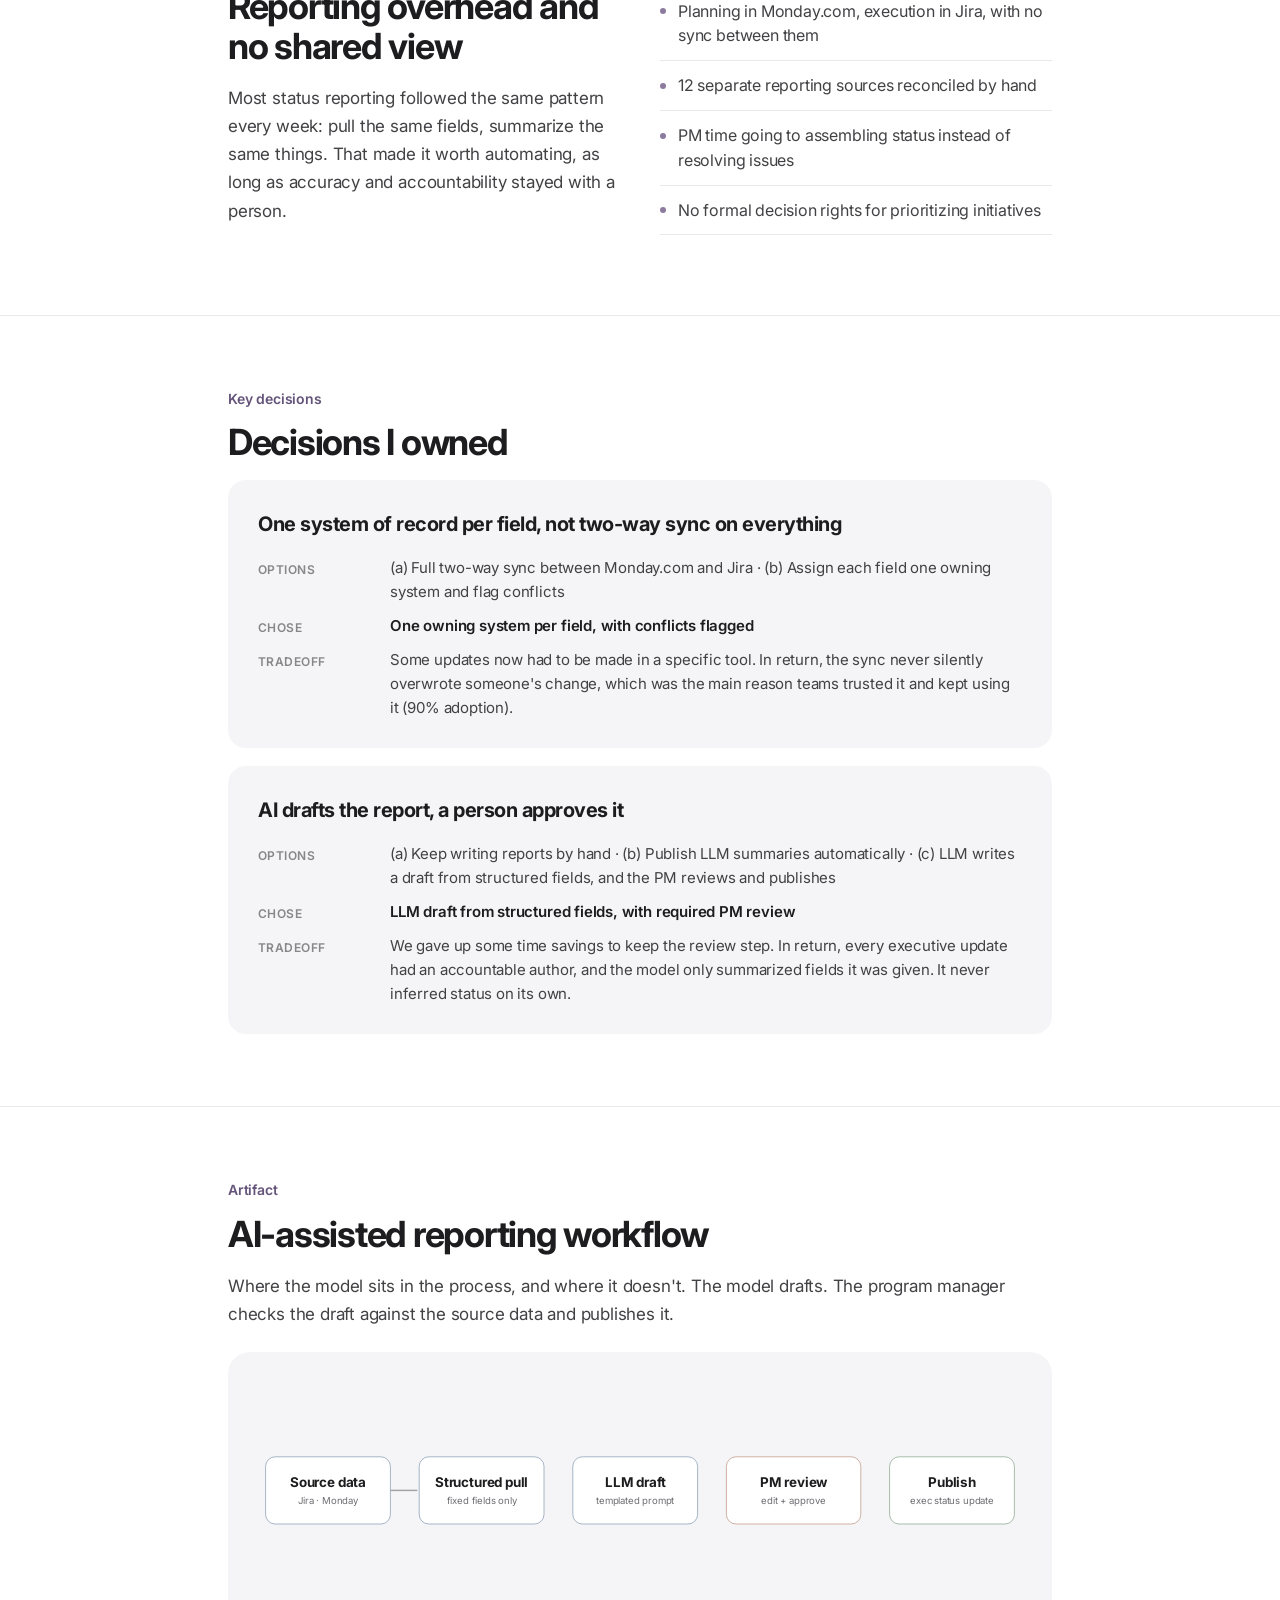
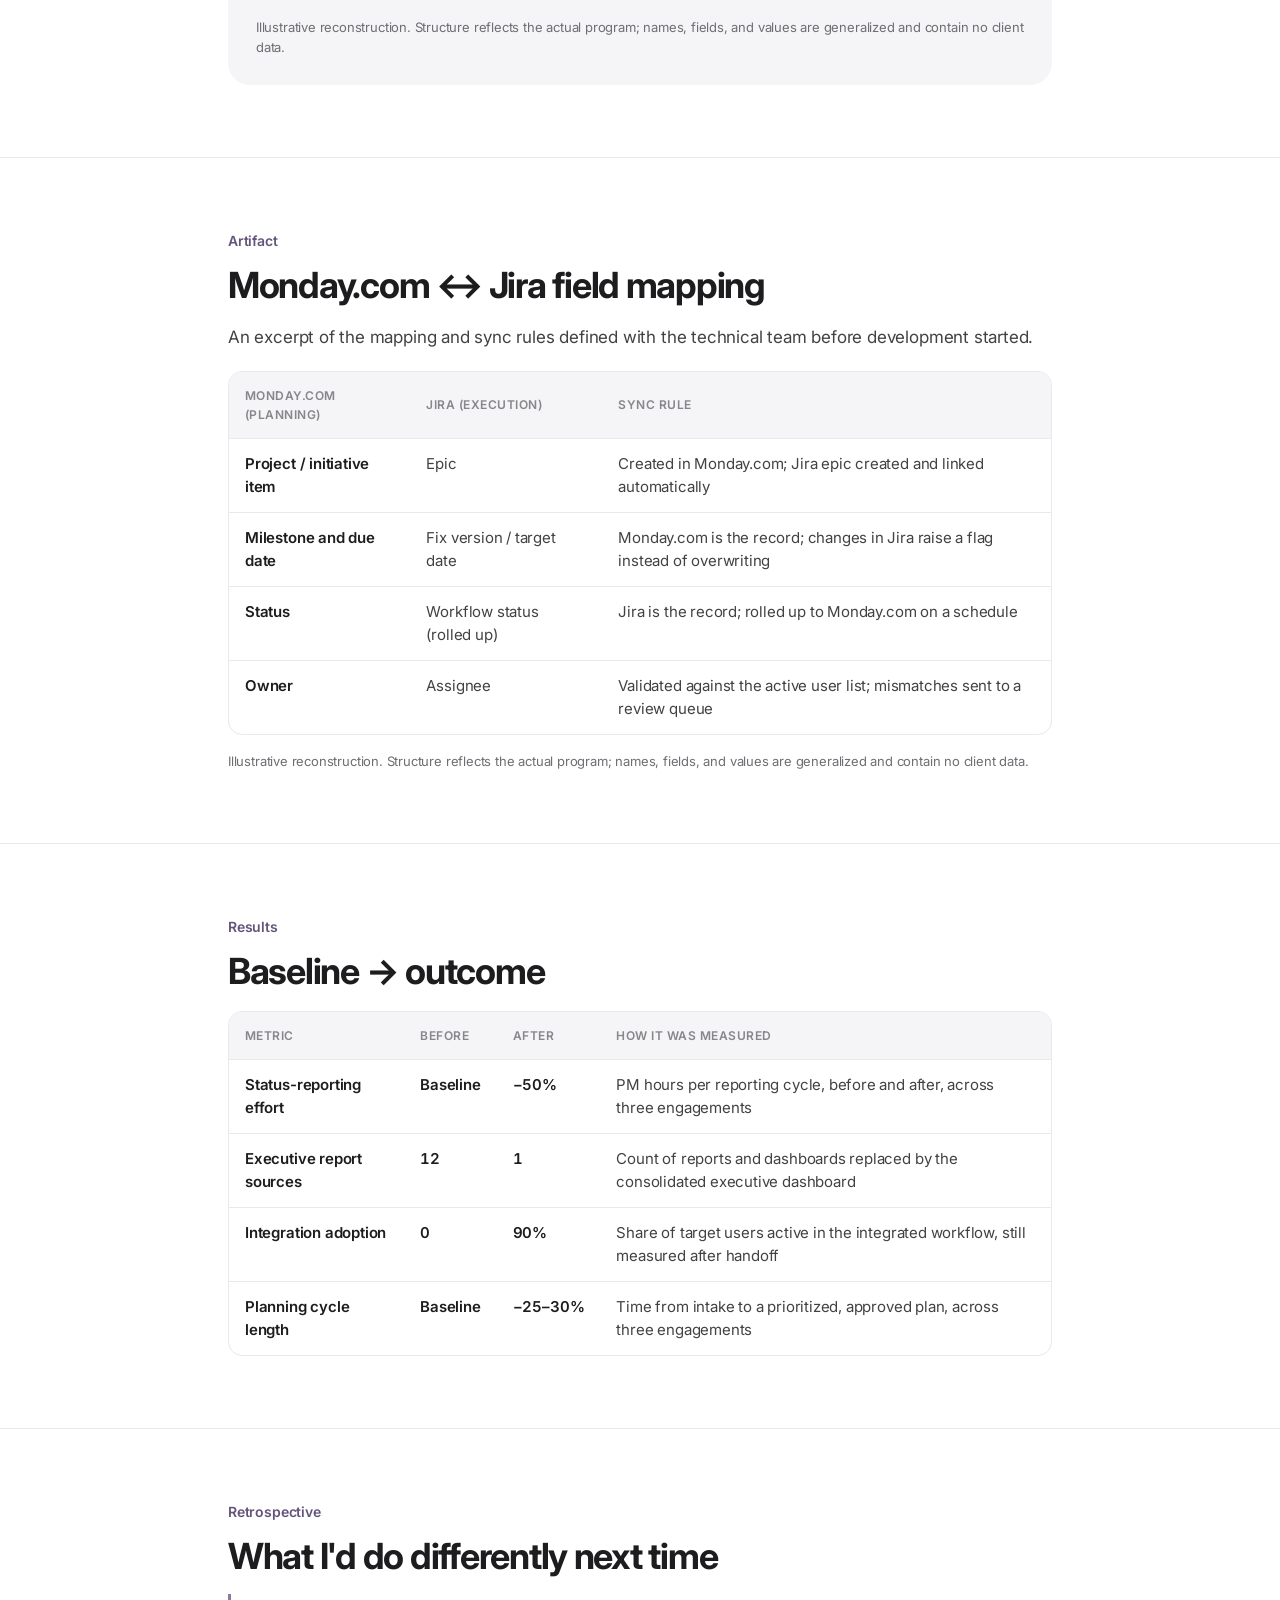
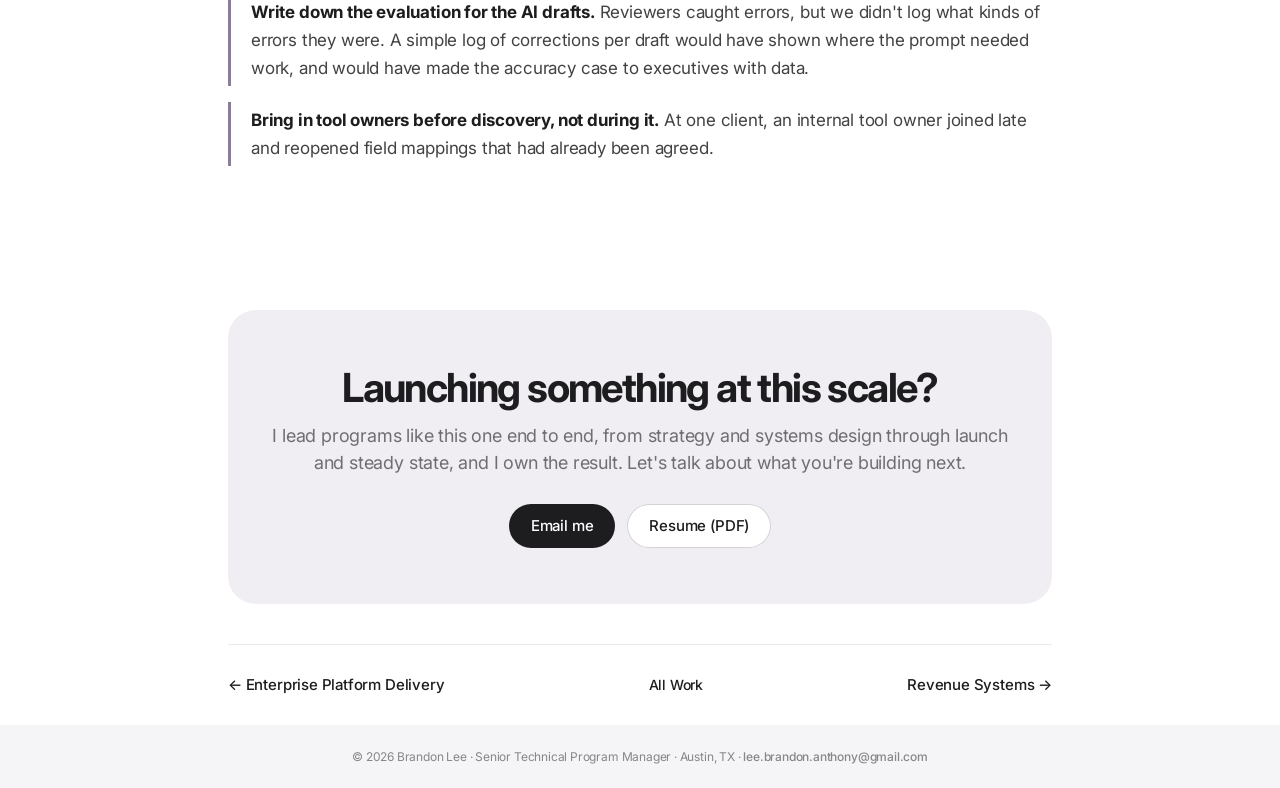
<file: ai-automation.html>
<!DOCTYPE html>
<html lang="en">
<head>
<meta charset="UTF-8"/>
<meta name="viewport" content="width=device-width,initial-scale=1.0"/>
<title>Delivery Systems & AI Automation · Brandon Lee</title>
<meta name="description" content="AI automation and integration builds: platform connections, automation recipes, spreadsheet-to-dashboard data flows, parsing, AI-assisted documentation and predictive models, plus portfolio governance across three Series A–C engagements."/>
<meta property="og:title" content="Delivery Systems & AI Automation · Brandon Lee"/>
<meta property="og:description" content="AI automation and integration builds: platform connections, automation recipes, spreadsheet-to-dashboard data flows, parsing, AI-assisted documentation and predictive models, plus portfolio governance across three Series A–C engagements."/>
<meta property="og:type" content="website"/>
<meta property="og:image" content="https://portfolio-blee-pm.github.io/Portfolio/og.png"/>
<meta name="twitter:card" content="summary_large_image"/>
<link rel="icon" href="avatar.png"/>
<link rel="preconnect" href="https://fonts.googleapis.com"/>
<link rel="preconnect" href="https://fonts.gstatic.com" crossorigin/>
<link href="https://fonts.googleapis.com/css2?family=Inter:wght@400;500;600;700&display=swap" rel="stylesheet"/>
<link rel="stylesheet" href="assets/case.css?v=5"/>
<link rel="stylesheet" href="assets/motion.css?v=4"/>
<script>document.documentElement.classList.add("js")</script>
</head>
<body class="t-plum">
<nav>
  <a href="index.html" class="nav-logo">Brandon Lee</a>
  <div class="nav-right">
    <a href="index.html#work" class="nav-back">← All Work</a>
    <a href="PM_Brandon_Lee.pdf" target="_blank" rel="noopener" class="nav-back">Resume</a>
    <a href="index.html#contact" class="nav-cta">Contact</a>
  </div>
</nav>

<section class="page-hero">
  <div class="container">
    <div class="eyebrow">Independent Consultant · Oct 2024 – Mar 2026</div>
    <h1 class="page-title">Delivery Systems &amp;<br><span>AI Automation</span></h1>
    <p class="page-lead">Led systems implementation and AI automation across three Series A–C SaaS and hardware companies. I owned delivery governance across 15–20 concurrent initiatives and led the builds that connected their operations: platform integrations and automation recipes, data that populated from spreadsheets into live dashboards, parsing and data transformation, AI-assisted process documentation, predictive models, and automated reporting with a person accountable for every update.</p>
    <div class="meta">Role: Program Manager, Systems Implementation &amp; Delivery · 15–20 concurrent initiatives under governance</div>
    <div class="hero-metrics"><div class="hm"><div class="hm-num">50<span>%</span></div><div class="hm-lbl">Less reporting overhead</div></div><div class="hm"><div class="hm-num">12→1</div><div class="hm-lbl">Report sources consolidated</div></div><div class="hm"><div class="hm-num">90<span>%</span></div><div class="hm-lbl">User adoption, sustained</div></div><div class="hm"><div class="hm-num">25–30<span>%</span></div><div class="hm-lbl">Shorter planning cycles</div></div></div>
  </div>
</section>

<section class="section fi glance-sec">
  <div class="container">
    <div class="glance">
      <div class="glance-head"><span>At a glance</span><span>5 min read</span></div>
      <div class="glance-grid">
        <div><div class="gk">Problem</div><div class="gv">Planning in Monday.com, execution in Jira, 12 report sources reconciled by hand, and 15–20 initiatives competing without clear decision rights.</div></div>
        <div><div class="gk">What I owned</div><div class="gv">Governed intake and prioritization, and led the AI and integration builds: platform connections and automation recipes, spreadsheet-to-dashboard data flows, parsing and transformation, AI-assisted documentation, predictive models, a Monday.com–Jira integration from discovery through cutover, and AI-drafted updates that a PM reviews before publishing.</div></div>
        <div><div class="gk">Result</div><div class="gv">Reporting effort down 50%, 12 sources consolidated into 1, 90% sustained adoption, and planning cycles 25–30% shorter.</div></div>
      </div>
    </div>
  </div>
</section>

<section class="section fi">
  <div class="container">
    <div class="section-label">Context &amp; ownership</div>
    <div class="two-col"><div><h2 class="section-title">Growing companies, disconnected planning</h2><p class="body-text">Each client had the same pattern. Leadership planned in one tool, engineers worked in another, and someone spent hours every week reconciling the two into status reports. With 15–20 initiatives running at once, prioritization came down to whoever had the latest spreadsheet.</p></div><div class="role-box"><div class="role-row"><div class="role-k">I owned</div><div class="role-v">Intake and prioritization governance, formalized C-suite decision rights, the AI automation and integration roadmap, the integration plan from discovery to cutover, the reporting design, and the rollout and change management.</div></div><div class="role-row"><div class="role-k">I influenced</div><div class="role-v">Executive decision rights, investment priorities, and the technical team's implementation of sync and validation logic.</div></div><div class="role-row"><div class="role-k">Partnered with</div><div class="role-v">Client executives, engineering leads, internal tool owners, and the technical team that built the integration.</div></div></div></div>
  </div>
</section>

<section class="section fi">
  <div class="container">
    <div class="section-label">AI &amp; integration builds</div>
    <h2 class="section-title">Connecting platforms, data, and process</h2><p class="body-text">Beyond governance, I led the builds that let each company's systems work as one: platforms connected so data moved and populated on its own, AI and automation wherever work was repetitive, documentation that kept pace with the process, and a person accountable wherever judgment was needed.</p><div class="mech"><div class="pillar"><div class="pillar-title">Platform connections</div><div class="pillar-text">Connected planning, execution, and business platforms so records flowed between them automatically, with one system of record per field and validation rules that flagged conflicts instead of overwriting them.</div></div><div class="pillar"><div class="pillar-title">Automation recipes</div><div class="pillar-text">Built and governed automation recipes, the triggers, mappings, and actions that moved and populated data between tools, so updates happened once and landed everywhere they were needed.</div></div><div class="pillar"><div class="pillar-title">Spreadsheet-to-dashboard flows</div><div class="pillar-text">Replaced copy-and-paste reporting with data that populated from spreadsheets and source systems straight into live dashboards, ending manual cross-source reconciliation.</div></div><div class="pillar"><div class="pillar-title">Parsing &amp; data transformation</div><div class="pillar-text">Parsing and transformation workflows that reshaped unstructured and inconsistent inputs into clean, structured data that downstream systems and dashboards could rely on.</div></div><div class="pillar"><div class="pillar-title">Process bridges</div><div class="pillar-text">AI-enabled automations connecting front-end, customer-facing workflows to back-end systems and operations, so work moved between them without manual hand-offs or re-entry.</div></div><div class="pillar"><div class="pillar-title">Intelligent process &amp; documentation</div><div class="pillar-text">AI-assisted process design and documentation, so SOPs, runbooks, and process maps were generated and kept current as workflows changed, rather than drifting out of date.</div></div><div class="pillar"><div class="pillar-title">Automated updates &amp; reporting</div><div class="pillar-text">AI-drafted status reports and automated stakeholder updates built from structured fields; a program manager reviews and publishes each report. Reporting effort dropped 50%.</div></div><div class="pillar"><div class="pillar-title">Predictive models</div><div class="pillar-text">Predictive algorithms applied to operational and delivery data to surface risk and trends earlier, informing planning and prioritization decisions rather than replacing them.</div></div></div>
  </div>
</section>

<section class="section fi">
  <div class="container">
    <div class="section-label">Problem &amp; constraints</div>
    <div class="two-col"><div><h2 class="section-title">Reporting overhead and no shared view</h2><p class="body-text">Most status reporting followed the same pattern every week: pull the same fields, summarize the same things. That made it worth automating, as long as accuracy and accountability stayed with a person.</p></div><div class="outcome-list" style="margin-top:0"><div class="outcome-item">Planning in Monday.com, execution in Jira, with no sync between them</div><div class="outcome-item">12 separate reporting sources reconciled by hand</div><div class="outcome-item">PM time going to assembling status instead of resolving issues</div><div class="outcome-item">No formal decision rights for prioritizing initiatives</div></div></div>
  </div>
</section>

<section class="section fi">
  <div class="container">
    <div class="section-label">Key decisions</div>
    <h2 class="section-title">Decisions I owned</h2><div class="decision"><h3>One system of record per field, not two-way sync on everything</h3><div class="dgrid"><div class="dk">Options</div><div class="dv">(a) Full two-way sync between Monday.com and Jira · (b) Assign each field one owning system and flag conflicts</div><div class="dk">Chose</div><div class="dv"><strong>One owning system per field, with conflicts flagged</strong></div><div class="dk">Tradeoff</div><div class="dv">Some updates now had to be made in a specific tool. In return, the sync never silently overwrote someone's change, which was the main reason teams trusted it and kept using it (90% adoption).</div></div></div><div class="decision"><h3>AI drafts the report, a person approves it</h3><div class="dgrid"><div class="dk">Options</div><div class="dv">(a) Keep writing reports by hand · (b) Publish LLM summaries automatically · (c) LLM writes a draft from structured fields, and the PM reviews and publishes</div><div class="dk">Chose</div><div class="dv"><strong>LLM draft from structured fields, with required PM review</strong></div><div class="dk">Tradeoff</div><div class="dv">We gave up some time savings to keep the review step. In return, every executive update had an accountable author, and the model only summarized fields it was given. It never inferred status on its own.</div></div></div>
  </div>
</section>

<section class="section fi">
  <div class="container">
    <div class="section-label">Artifact</div>
    <h2 class="section-title">AI-assisted reporting workflow</h2><p class="body-text">Where the model sits in the process, and where it doesn't. The model drafts. The program manager checks the draft against the source data and publishes it.</p><figure class="artifact"><svg viewBox="0 0 800 230" role="img" aria-label="AI-assisted status reporting pipeline with human review" xmlns="http://www.w3.org/2000/svg"><defs><marker id="ah" viewBox="0 0 10 10" refX="9" refY="5" markerWidth="7" markerHeight="7" orient="auto-start-reverse"><path d="M0,0 L10,5 L0,10 z" fill="#1d1d1f"/></marker><marker id="ahs" viewBox="0 0 10 10" refX="9" refY="5" markerWidth="7" markerHeight="7" orient="auto-start-reverse"><path d="M0,0 L10,5 L0,10 z" fill="#1d1d1f"/></marker></defs><rect x="10" y="80" width="130" height="70" rx="10" fill="#ffffff" stroke="#6a82a0" stroke-opacity=".6"/><text x="75.0" y="108.0" text-anchor="middle" dominant-baseline="middle" fill="#1d1d1f" font-family="-apple-system,BlinkMacSystemFont,Inter,sans-serif" font-size="14" font-weight="700">Source data</text><text x="75.0" y="126.0" text-anchor="middle" dominant-baseline="middle" fill="#6e6e73" font-family="-apple-system,BlinkMacSystemFont,Inter,sans-serif" font-size="10">Jira · Monday</text><rect x="170" y="80" width="130" height="70" rx="10" fill="#ffffff" stroke="#6a82a0" stroke-opacity=".6"/><text x="235.0" y="108.0" text-anchor="middle" dominant-baseline="middle" fill="#1d1d1f" font-family="-apple-system,BlinkMacSystemFont,Inter,sans-serif" font-size="14" font-weight="700">Structured pull</text><text x="235.0" y="126.0" text-anchor="middle" dominant-baseline="middle" fill="#6e6e73" font-family="-apple-system,BlinkMacSystemFont,Inter,sans-serif" font-size="10">fixed fields only</text><rect x="330" y="80" width="130" height="70" rx="10" fill="#ffffff" stroke="#6a82a0" stroke-opacity=".6"/><text x="395.0" y="108.0" text-anchor="middle" dominant-baseline="middle" fill="#1d1d1f" font-family="-apple-system,BlinkMacSystemFont,Inter,sans-serif" font-size="14" font-weight="700">LLM draft</text><text x="395.0" y="126.0" text-anchor="middle" dominant-baseline="middle" fill="#6e6e73" font-family="-apple-system,BlinkMacSystemFont,Inter,sans-serif" font-size="10">templated prompt</text><rect x="490" y="80" width="140" height="70" rx="10" fill="#ffffff" stroke="#b07a62" stroke-opacity=".6"/><text x="560.0" y="108.0" text-anchor="middle" dominant-baseline="middle" fill="#1d1d1f" font-family="-apple-system,BlinkMacSystemFont,Inter,sans-serif" font-size="14" font-weight="700">PM review</text><text x="560.0" y="126.0" text-anchor="middle" dominant-baseline="middle" fill="#6e6e73" font-family="-apple-system,BlinkMacSystemFont,Inter,sans-serif" font-size="10">edit + approve</text><rect x="660" y="80" width="130" height="70" rx="10" fill="#ffffff" stroke="#6b8f71" stroke-opacity=".6"/><text x="725.0" y="108.0" text-anchor="middle" dominant-baseline="middle" fill="#1d1d1f" font-family="-apple-system,BlinkMacSystemFont,Inter,sans-serif" font-size="14" font-weight="700">Publish</text><text x="725.0" y="126.0" text-anchor="middle" dominant-baseline="middle" fill="#6e6e73" font-family="-apple-system,BlinkMacSystemFont,Inter,sans-serif" font-size="10">exec status update</text><line x1="140" y1="115" x2="168" y2="115" stroke="#a1a1a6" stroke-width="1.5" marker-end="url(#ah)"/><line x1="300" y1="115" x2="328" y2="115" stroke="#a1a1a6" stroke-width="1.5" marker-end="url(#ah)"/><line x1="460" y1="115" x2="488" y2="115" stroke="#a1a1a6" stroke-width="1.5" marker-end="url(#ah)"/><line x1="630" y1="115" x2="658" y2="115" stroke="#a1a1a6" stroke-width="1.5" marker-end="url(#ah)"/><text x="560" y="180" text-anchor="middle" fill="#b07a62" font-family="-apple-system,BlinkMacSystemFont,Inter,sans-serif" font-size="10">nothing ships without a human sign-off</text><text x="395" y="50" text-anchor="middle" fill="#6a82a0" font-family="-apple-system,BlinkMacSystemFont,Inter,sans-serif" font-size="10">drafts the summary; makes no decisions</text></svg><figcaption>Illustrative reconstruction. Structure reflects the actual program; names, fields, and values are generalized and contain no client data.</figcaption></figure>
  </div>
</section>

<section class="section fi">
  <div class="container">
    <div class="section-label">Artifact</div>
    <h2 class="section-title">Monday.com ↔ Jira field mapping</h2><p class="body-text">An excerpt of the mapping and sync rules defined with the technical team before development started.</p><div class="tbl-wrap"><table class="tbl"><thead><tr><th>Monday.com (planning)</th><th>Jira (execution)</th><th>Sync rule</th></tr></thead><tbody><tr><td>Project / initiative item</td><td>Epic</td><td>Created in Monday.com; Jira epic created and linked automatically</td></tr><tr><td>Milestone and due date</td><td>Fix version / target date</td><td>Monday.com is the record; changes in Jira raise a flag instead of overwriting</td></tr><tr><td>Status</td><td>Workflow status (rolled up)</td><td>Jira is the record; rolled up to Monday.com on a schedule</td></tr><tr><td>Owner</td><td>Assignee</td><td>Validated against the active user list; mismatches sent to a review queue</td></tr></tbody></table></div><p class="cap">Illustrative reconstruction. Structure reflects the actual program; names, fields, and values are generalized and contain no client data.</p>
  </div>
</section>

<section class="section fi">
  <div class="container">
    <div class="section-label">Results</div>
    <h2 class="section-title">Baseline → outcome</h2><div class="tbl-wrap"><table class="tbl"><thead><tr><th>Metric</th><th>Before</th><th>After</th><th>How it was measured</th></tr></thead><tbody><tr><td>Status-reporting effort</td><td class="num">Baseline</td><td class="num">−50%</td><td>PM hours per reporting cycle, before and after, across three engagements</td></tr><tr><td>Executive report sources</td><td class="num">12</td><td class="num">1</td><td>Count of reports and dashboards replaced by the consolidated executive dashboard</td></tr><tr><td>Integration adoption</td><td class="num">0</td><td class="num">90%</td><td>Share of target users active in the integrated workflow, still measured after handoff</td></tr><tr><td>Planning cycle length</td><td class="num">Baseline</td><td class="num">−25–30%</td><td>Time from intake to a prioritized, approved plan, across three engagements</td></tr></tbody></table></div>
  </div>
</section>

<section class="section fi">
  <div class="container">
    <div class="section-label">Retrospective</div>
    <h2 class="section-title">What I'd do differently next time</h2><div class="lesson"><p><strong>Write down the evaluation for the AI drafts.</strong> Reviewers caught errors, but we didn't log what kinds of errors they were. A simple log of corrections per draft would have shown where the prompt needed work, and would have made the accuracy case to executives with data.</p></div><div class="lesson"><p><strong>Bring in tool owners before discovery, not during it.</strong> At one client, an internal tool owner joined late and reopened field mappings that had already been agreed.</p></div>
  </div>
</section>

<div class="container">
  <div class="cta-section fi">
    <h2 class="cta-title">Launching something at this scale?</h2>
    <p class="cta-sub">I lead programs like this one end to end, from strategy and systems design through launch and steady state, and I own the result. Let's talk about what you're building next.</p>
    <div class="cta-btns">
      <a href="mailto:lee.brandon.anthony@gmail.com" class="btn-primary">Email me</a>
      <a href="PM_Brandon_Lee.pdf" target="_blank" rel="noopener" class="btn-ghost">Resume (PDF)</a>
    </div>
  </div>
  <div class="page-nav">
    <a href="enterprise-platform.html" class="pn-link">← Enterprise Platform Delivery</a>
    <div class="pn-center"><a href="index.html#work">All Work</a></div>
    <a href="revenue-systems.html" class="pn-link">Revenue Systems →</a>
  </div>
</div>
<footer><p>© 2026 Brandon Lee · Senior Technical Program Manager · Austin, TX · <a href="mailto:lee.brandon.anthony@gmail.com" style="color:inherit">lee.brandon.anthony@gmail.com</a></p></footer>
<script src="assets/motion.js?v=4" defer></script>
</body>
</html>
</file>
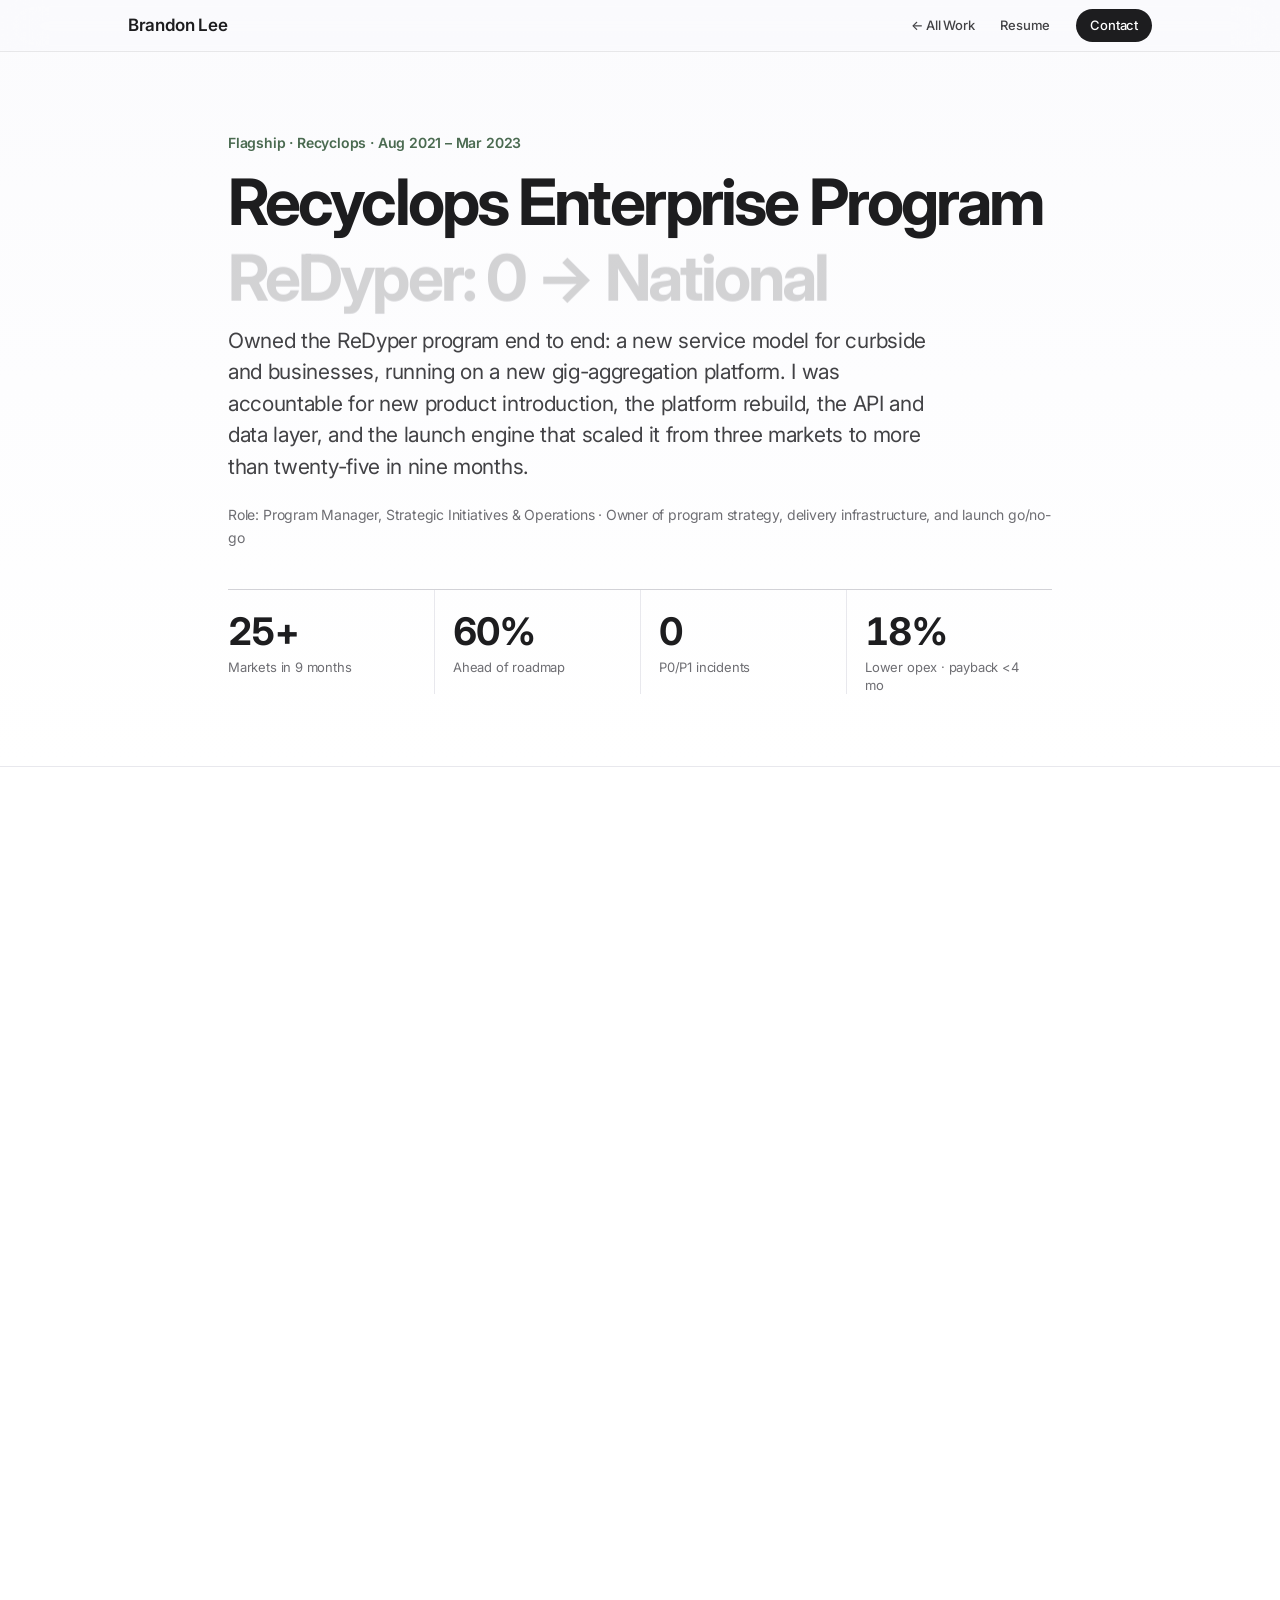
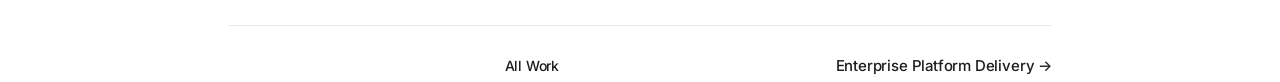
<file: command-hub.html>
<!DOCTYPE html>
<html lang="en"><head><meta charset="UTF-8"/>
<title>Recyclops Enterprise Program · Brandon Lee</title>
<meta http-equiv="refresh" content="0; url=aggregation.html"/>
<link rel="canonical" href="aggregation.html"/>
</head><body style="background:#ffffff;color:#1d1d1f;font-family:-apple-system,BlinkMacSystemFont,Inter,sans-serif;padding:2rem">
This page has moved to <a href="aggregation.html" style="color:#1d1d1f">Recyclops Enterprise Program</a>.
</body></html>
</file>
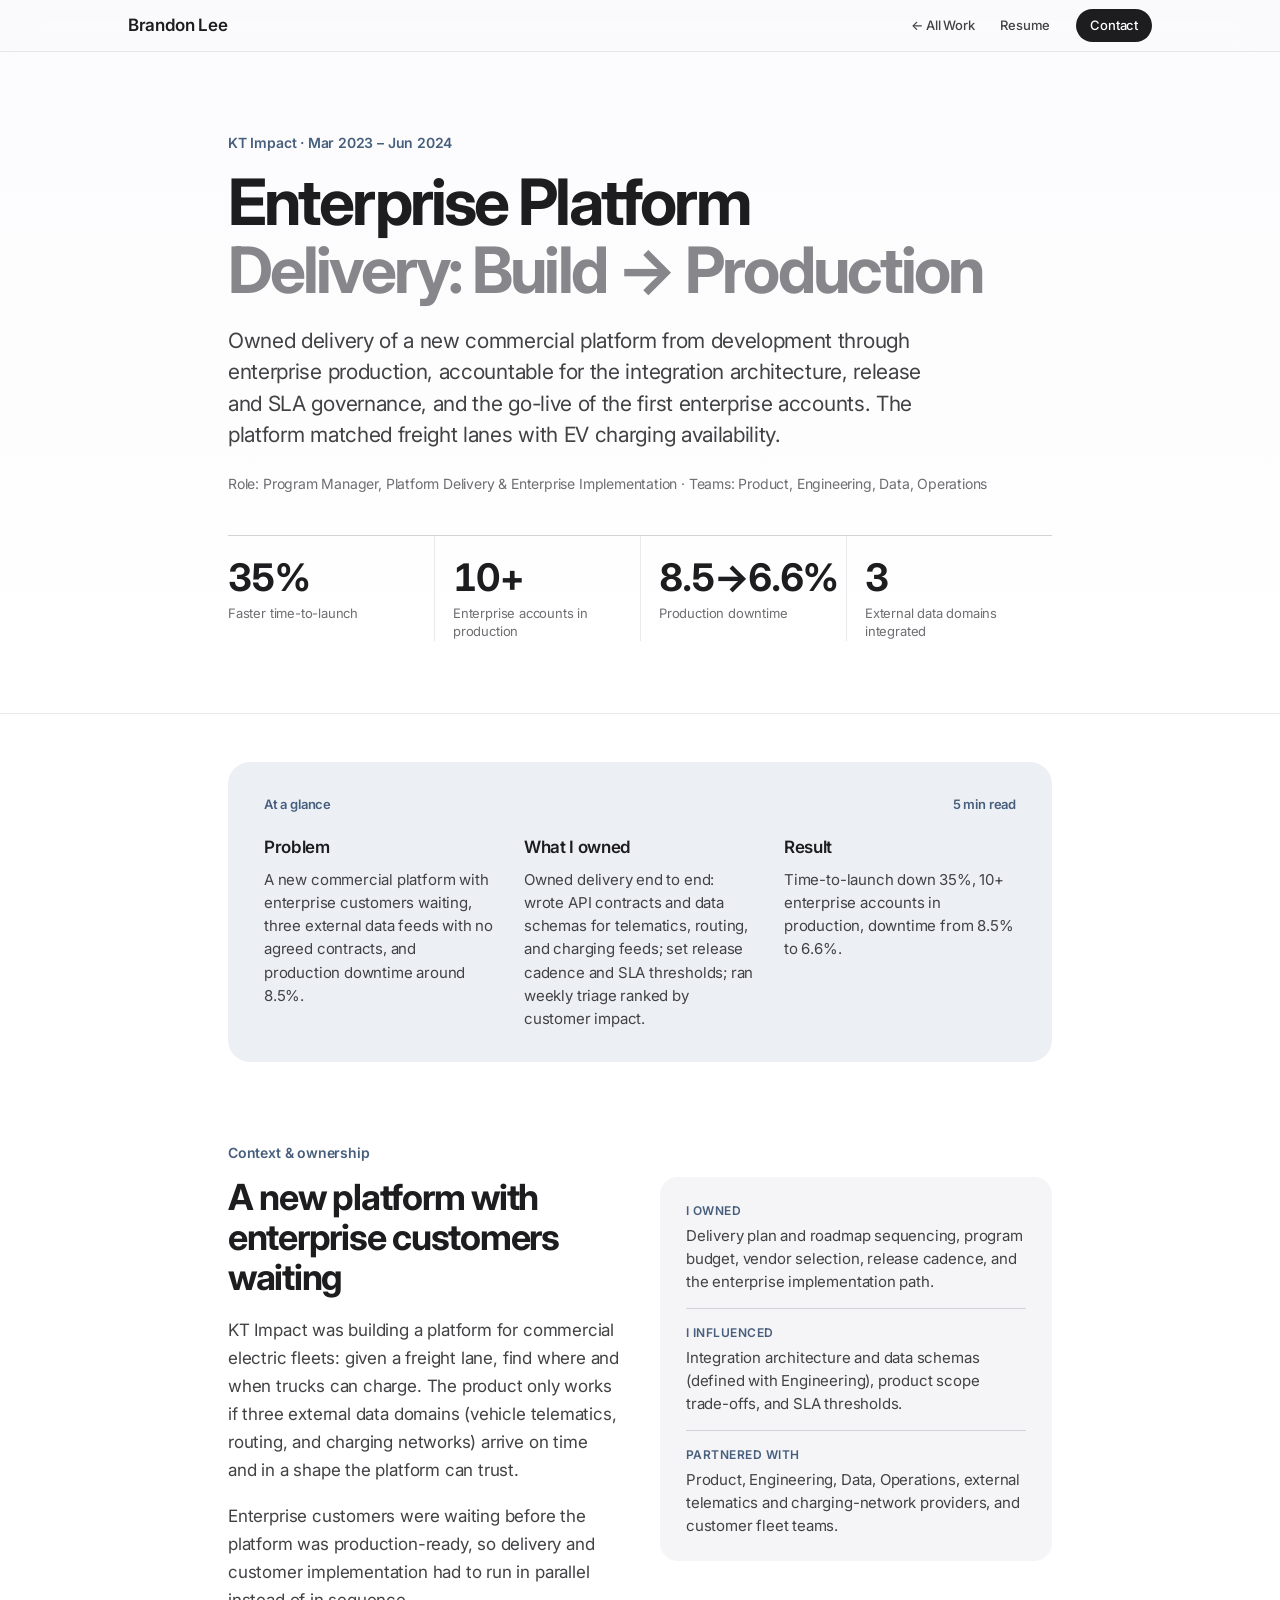
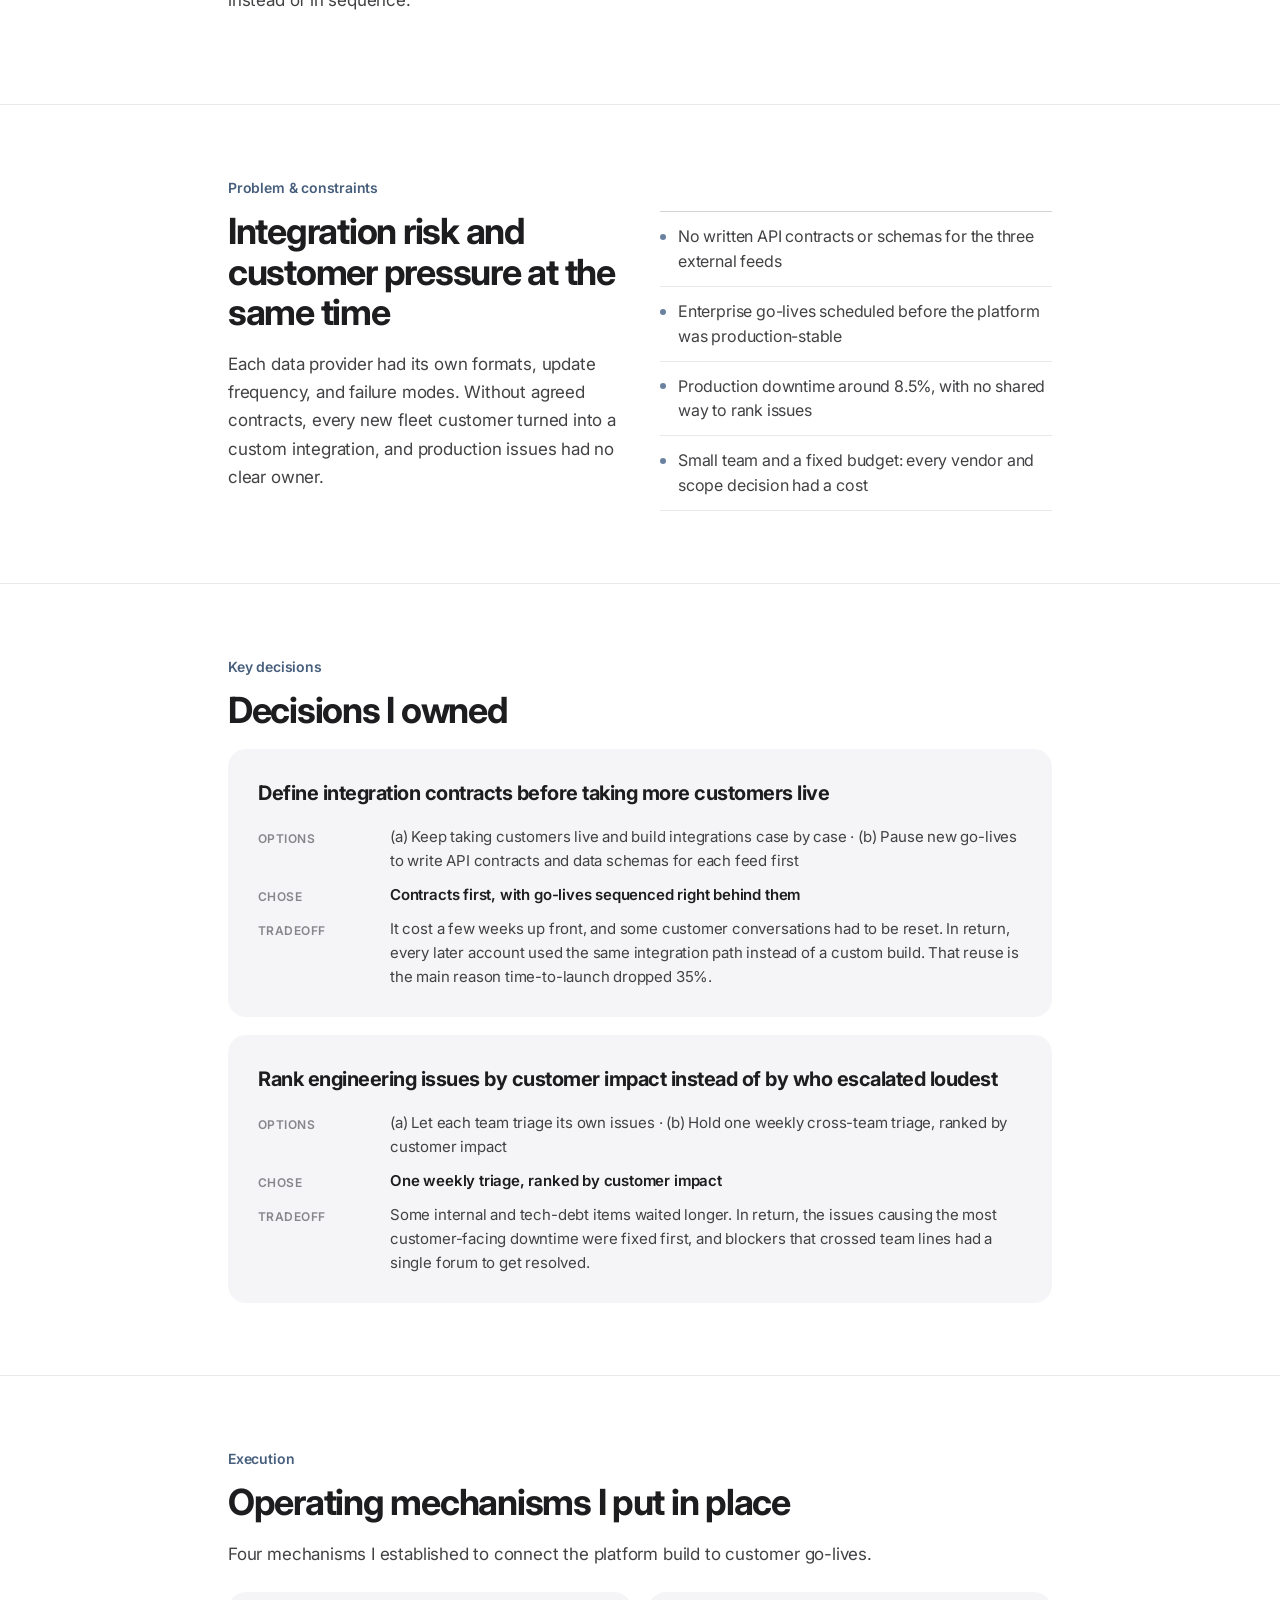
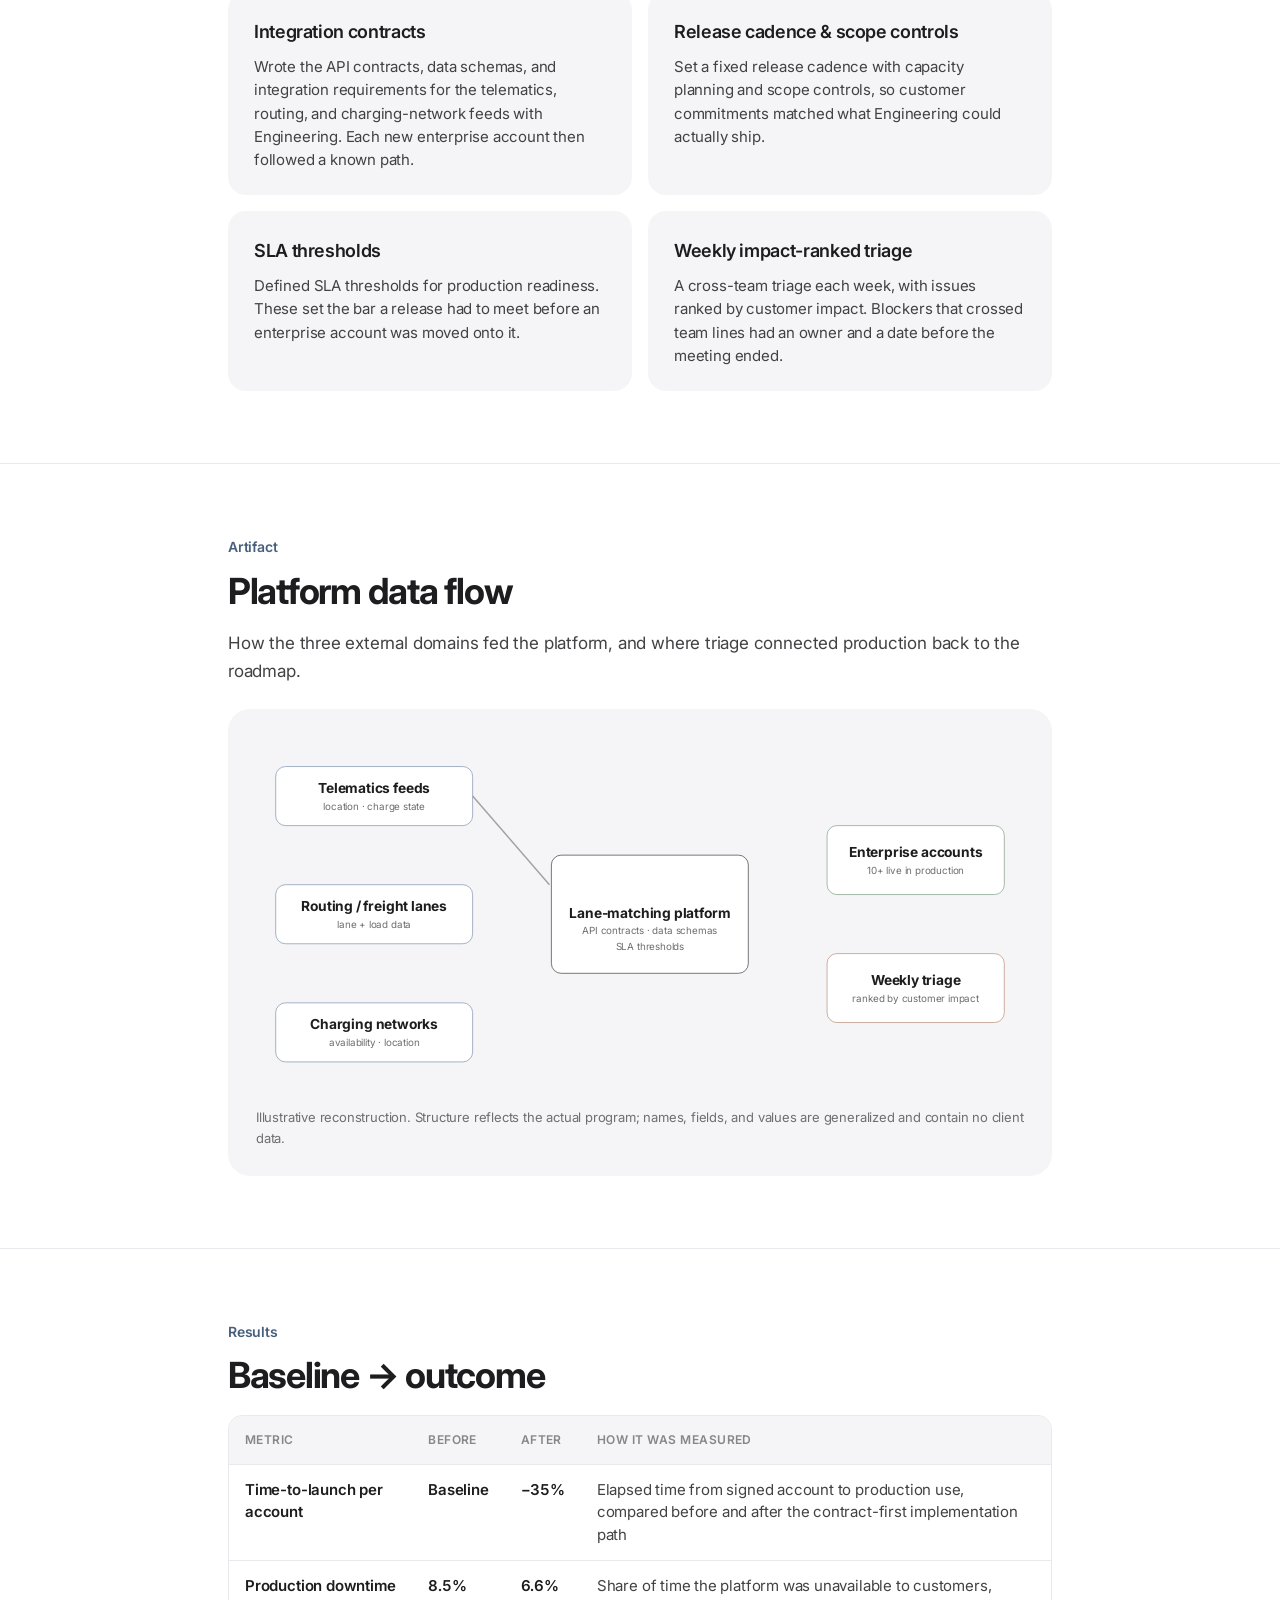
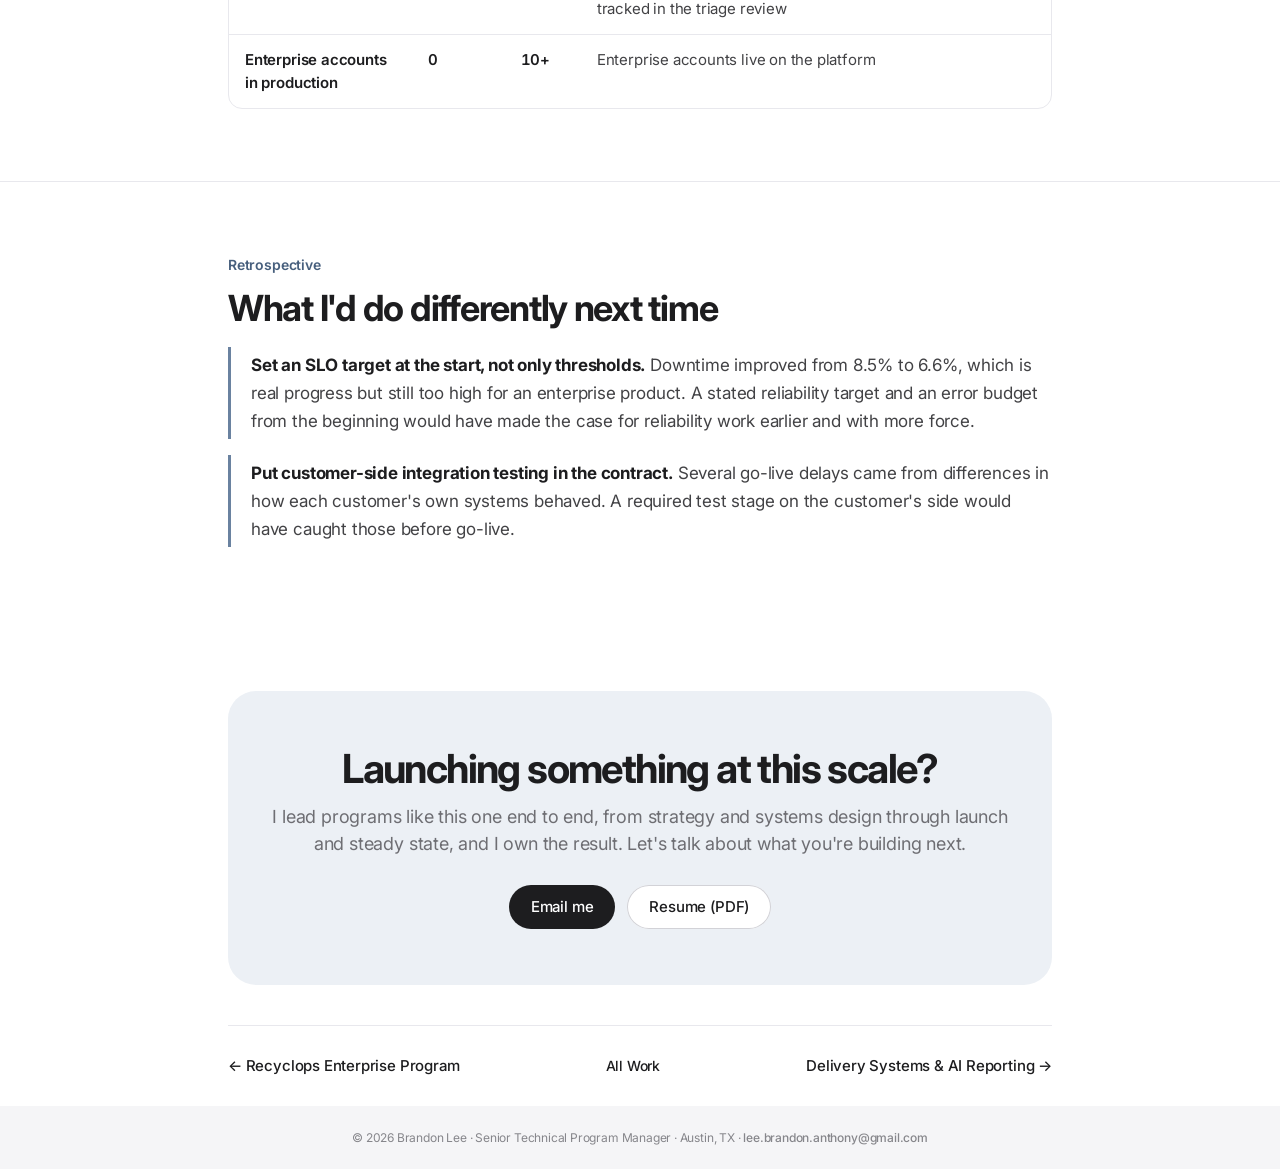
<file: enterprise-platform.html>
<!DOCTYPE html>
<html lang="en">
<head>
<meta charset="UTF-8"/>
<meta name="viewport" content="width=device-width,initial-scale=1.0"/>
<title>Enterprise Platform Delivery · Brandon Lee</title>
<meta name="description" content="End-to-end ownership of a commercial platform: integration architecture, release governance, and enterprise implementation through production."/>
<meta property="og:title" content="Enterprise Platform Delivery · Brandon Lee"/>
<meta property="og:description" content="End-to-end ownership of a commercial platform: integration architecture, release governance, and enterprise implementation through production."/>
<meta property="og:type" content="website"/>
<meta property="og:image" content="https://portfolio-blee-pm.github.io/Portfolio/og.png"/>
<meta name="twitter:card" content="summary_large_image"/>
<link rel="icon" href="avatar.png"/>
<link rel="preconnect" href="https://fonts.googleapis.com"/>
<link rel="preconnect" href="https://fonts.gstatic.com" crossorigin/>
<link href="https://fonts.googleapis.com/css2?family=Inter:wght@400;500;600;700&display=swap" rel="stylesheet"/>
<link rel="stylesheet" href="assets/case.css?v=5"/>
<link rel="stylesheet" href="assets/motion.css?v=4"/>
<script>document.documentElement.classList.add("js")</script>
</head>
<body class="t-blue">
<nav>
  <a href="index.html" class="nav-logo">Brandon Lee</a>
  <div class="nav-right">
    <a href="index.html#work" class="nav-back">← All Work</a>
    <a href="PM_Brandon_Lee.pdf" target="_blank" rel="noopener" class="nav-back">Resume</a>
    <a href="index.html#contact" class="nav-cta">Contact</a>
  </div>
</nav>

<section class="page-hero">
  <div class="container">
    <div class="eyebrow">KT Impact · Mar 2023 – Jun 2024</div>
    <h1 class="page-title">Enterprise Platform<br><span>Delivery: Build → Production</span></h1>
    <p class="page-lead">Owned delivery of a new commercial platform from development through enterprise production, accountable for the integration architecture, release and SLA governance, and the go-live of the first enterprise accounts. The platform matched freight lanes with EV charging availability.</p>
    <div class="meta">Role: Program Manager, Platform Delivery &amp; Enterprise Implementation · Teams: Product, Engineering, Data, Operations</div>
    <div class="hero-metrics"><div class="hm"><div class="hm-num">35<span>%</span></div><div class="hm-lbl">Faster time-to-launch</div></div><div class="hm"><div class="hm-num">10<span>+</span></div><div class="hm-lbl">Enterprise accounts in production</div></div><div class="hm"><div class="hm-num">8.5→6.6<span>%</span></div><div class="hm-lbl">Production downtime</div></div><div class="hm"><div class="hm-num">3</div><div class="hm-lbl">External data domains integrated</div></div></div>
  </div>
</section>

<section class="section fi glance-sec">
  <div class="container">
    <div class="glance">
      <div class="glance-head"><span>At a glance</span><span>5 min read</span></div>
      <div class="glance-grid">
        <div><div class="gk">Problem</div><div class="gv">A new commercial platform with enterprise customers waiting, three external data feeds with no agreed contracts, and production downtime around 8.5%.</div></div>
        <div><div class="gk">What I owned</div><div class="gv">Owned delivery end to end: wrote API contracts and data schemas for telematics, routing, and charging feeds; set release cadence and SLA thresholds; ran weekly triage ranked by customer impact.</div></div>
        <div><div class="gk">Result</div><div class="gv">Time-to-launch down 35%, 10+ enterprise accounts in production, downtime from 8.5% to 6.6%.</div></div>
      </div>
    </div>
  </div>
</section>

<section class="section fi">
  <div class="container">
    <div class="section-label">Context &amp; ownership</div>
    <div class="two-col"><div><h2 class="section-title">A new platform with enterprise customers waiting</h2><p class="body-text">KT Impact was building a platform for commercial electric fleets: given a freight lane, find where and when trucks can charge. The product only works if three external data domains (vehicle telematics, routing, and charging networks) arrive on time and in a shape the platform can trust.</p><p class="body-text">Enterprise customers were waiting before the platform was production-ready, so delivery and customer implementation had to run in parallel instead of in sequence.</p></div><div class="role-box"><div class="role-row"><div class="role-k">I owned</div><div class="role-v">Delivery plan and roadmap sequencing, program budget, vendor selection, release cadence, and the enterprise implementation path.</div></div><div class="role-row"><div class="role-k">I influenced</div><div class="role-v">Integration architecture and data schemas (defined with Engineering), product scope trade-offs, and SLA thresholds.</div></div><div class="role-row"><div class="role-k">Partnered with</div><div class="role-v">Product, Engineering, Data, Operations, external telematics and charging-network providers, and customer fleet teams.</div></div></div></div>
  </div>
</section>

<section class="section fi">
  <div class="container">
    <div class="section-label">Problem &amp; constraints</div>
    <div class="two-col"><div><h2 class="section-title">Integration risk and customer pressure at the same time</h2><p class="body-text">Each data provider had its own formats, update frequency, and failure modes. Without agreed contracts, every new fleet customer turned into a custom integration, and production issues had no clear owner.</p></div><div class="outcome-list" style="margin-top:0"><div class="outcome-item">No written API contracts or schemas for the three external feeds</div><div class="outcome-item">Enterprise go-lives scheduled before the platform was production-stable</div><div class="outcome-item">Production downtime around 8.5%, with no shared way to rank issues</div><div class="outcome-item">Small team and a fixed budget: every vendor and scope decision had a cost</div></div></div>
  </div>
</section>

<section class="section fi">
  <div class="container">
    <div class="section-label">Key decisions</div>
    <h2 class="section-title">Decisions I owned</h2><div class="decision"><h3>Define integration contracts before taking more customers live</h3><div class="dgrid"><div class="dk">Options</div><div class="dv">(a) Keep taking customers live and build integrations case by case · (b) Pause new go-lives to write API contracts and data schemas for each feed first</div><div class="dk">Chose</div><div class="dv"><strong>Contracts first, with go-lives sequenced right behind them</strong></div><div class="dk">Tradeoff</div><div class="dv">It cost a few weeks up front, and some customer conversations had to be reset. In return, every later account used the same integration path instead of a custom build. That reuse is the main reason time-to-launch dropped 35%.</div></div></div><div class="decision"><h3>Rank engineering issues by customer impact instead of by who escalated loudest</h3><div class="dgrid"><div class="dk">Options</div><div class="dv">(a) Let each team triage its own issues · (b) Hold one weekly cross-team triage, ranked by customer impact</div><div class="dk">Chose</div><div class="dv"><strong>One weekly triage, ranked by customer impact</strong></div><div class="dk">Tradeoff</div><div class="dv">Some internal and tech-debt items waited longer. In return, the issues causing the most customer-facing downtime were fixed first, and blockers that crossed team lines had a single forum to get resolved.</div></div></div>
  </div>
</section>

<section class="section fi">
  <div class="container">
    <div class="section-label">Execution</div>
    <h2 class="section-title">Operating mechanisms I put in place</h2><p class="body-text">Four mechanisms I established to connect the platform build to customer go-lives.</p><div class="mech"><div class="pillar"><div class="pillar-title">Integration contracts</div><div class="pillar-text">Wrote the API contracts, data schemas, and integration requirements for the telematics, routing, and charging-network feeds with Engineering. Each new enterprise account then followed a known path.</div></div><div class="pillar"><div class="pillar-title">Release cadence &amp; scope controls</div><div class="pillar-text">Set a fixed release cadence with capacity planning and scope controls, so customer commitments matched what Engineering could actually ship.</div></div><div class="pillar"><div class="pillar-title">SLA thresholds</div><div class="pillar-text">Defined SLA thresholds for production readiness. These set the bar a release had to meet before an enterprise account was moved onto it.</div></div><div class="pillar"><div class="pillar-title">Weekly impact-ranked triage</div><div class="pillar-text">A cross-team triage each week, with issues ranked by customer impact. Blockers that crossed team lines had an owner and a date before the meeting ended.</div></div></div>
  </div>
</section>

<section class="section fi">
  <div class="container">
    <div class="section-label">Artifact</div>
    <h2 class="section-title">Platform data flow</h2><p class="body-text">How the three external domains fed the platform, and where triage connected production back to the roadmap.</p><figure class="artifact"><svg viewBox="0 0 780 360" role="img" aria-label="Data flow for the EV lane-matching platform" xmlns="http://www.w3.org/2000/svg"><defs><marker id="ah" viewBox="0 0 10 10" refX="9" refY="5" markerWidth="7" markerHeight="7" orient="auto-start-reverse"><path d="M0,0 L10,5 L0,10 z" fill="#1d1d1f"/></marker><marker id="ahs" viewBox="0 0 10 10" refX="9" refY="5" markerWidth="7" markerHeight="7" orient="auto-start-reverse"><path d="M0,0 L10,5 L0,10 z" fill="#1d1d1f"/></marker></defs><rect x="20" y="30" width="200" height="60" rx="10" fill="#ffffff" stroke="#6a82a0" stroke-opacity=".6"/><text x="120.0" y="53.0" text-anchor="middle" dominant-baseline="middle" fill="#1d1d1f" font-family="-apple-system,BlinkMacSystemFont,Inter,sans-serif" font-size="14" font-weight="700">Telematics feeds</text><text x="120.0" y="71.0" text-anchor="middle" dominant-baseline="middle" fill="#6e6e73" font-family="-apple-system,BlinkMacSystemFont,Inter,sans-serif" font-size="10">location · charge state</text><rect x="20" y="150" width="200" height="60" rx="10" fill="#ffffff" stroke="#6a82a0" stroke-opacity=".6"/><text x="120.0" y="173.0" text-anchor="middle" dominant-baseline="middle" fill="#1d1d1f" font-family="-apple-system,BlinkMacSystemFont,Inter,sans-serif" font-size="14" font-weight="700">Routing / freight lanes</text><text x="120.0" y="191.0" text-anchor="middle" dominant-baseline="middle" fill="#6e6e73" font-family="-apple-system,BlinkMacSystemFont,Inter,sans-serif" font-size="10">lane + load data</text><rect x="20" y="270" width="200" height="60" rx="10" fill="#ffffff" stroke="#6a82a0" stroke-opacity=".6"/><text x="120.0" y="293.0" text-anchor="middle" dominant-baseline="middle" fill="#1d1d1f" font-family="-apple-system,BlinkMacSystemFont,Inter,sans-serif" font-size="14" font-weight="700">Charging networks</text><text x="120.0" y="311.0" text-anchor="middle" dominant-baseline="middle" fill="#6e6e73" font-family="-apple-system,BlinkMacSystemFont,Inter,sans-serif" font-size="10">availability · location</text><rect x="300" y="120" width="200" height="120" rx="10" fill="#ffffff" stroke="#1d1d1f" stroke-opacity=".6"/><text x="400.0" y="180.0" text-anchor="middle" dominant-baseline="middle" fill="#1d1d1f" font-family="-apple-system,BlinkMacSystemFont,Inter,sans-serif" font-size="14" font-weight="700">Lane-matching platform</text><text x="400" y="200" text-anchor="middle" fill="#6e6e73" font-family="-apple-system,BlinkMacSystemFont,Inter,sans-serif" font-size="10">API contracts · data schemas</text><text x="400" y="216" text-anchor="middle" fill="#6e6e73" font-family="-apple-system,BlinkMacSystemFont,Inter,sans-serif" font-size="10">SLA thresholds</text><rect x="580" y="90" width="180" height="70" rx="10" fill="#ffffff" stroke="#6b8f71" stroke-opacity=".6"/><text x="670.0" y="118.0" text-anchor="middle" dominant-baseline="middle" fill="#1d1d1f" font-family="-apple-system,BlinkMacSystemFont,Inter,sans-serif" font-size="14" font-weight="700">Enterprise accounts</text><text x="670.0" y="136.0" text-anchor="middle" dominant-baseline="middle" fill="#6e6e73" font-family="-apple-system,BlinkMacSystemFont,Inter,sans-serif" font-size="10">10+ live in production</text><rect x="580" y="220" width="180" height="70" rx="10" fill="#ffffff" stroke="#b07a62" stroke-opacity=".6"/><text x="670.0" y="248.0" text-anchor="middle" dominant-baseline="middle" fill="#1d1d1f" font-family="-apple-system,BlinkMacSystemFont,Inter,sans-serif" font-size="14" font-weight="700">Weekly triage</text><text x="670.0" y="266.0" text-anchor="middle" dominant-baseline="middle" fill="#6e6e73" font-family="-apple-system,BlinkMacSystemFont,Inter,sans-serif" font-size="10">ranked by customer impact</text><line x1="220" y1="60" x2="298" y2="150" stroke="#a1a1a6" stroke-width="1.5" marker-end="url(#ah)"/><line x1="220" y1="180" x2="298" y2="180" stroke="#a1a1a6" stroke-width="1.5" marker-end="url(#ah)"/><line x1="220" y1="300" x2="298" y2="210" stroke="#a1a1a6" stroke-width="1.5" marker-end="url(#ah)"/><line x1="500" y1="160" x2="578" y2="125" stroke="#a1a1a6" stroke-width="1.5" marker-end="url(#ah)"/><text x="528" y="112" text-anchor="middle" fill="#424245" font-family="-apple-system,BlinkMacSystemFont,Inter,sans-serif" font-size="10">go-live</text><line x1="670" y1="160" x2="670" y2="218" stroke="#a1a1a6" stroke-width="1.5" marker-end="url(#ah)"/><text x="712" y="192" text-anchor="middle" fill="#424245" font-family="-apple-system,BlinkMacSystemFont,Inter,sans-serif" font-size="10">incidents</text><line x1="578" y1="255" x2="502" y2="215" stroke="#a1a1a6" stroke-width="1.5" marker-end="url(#ah)"/><text x="520" y="262" text-anchor="middle" fill="#424245" font-family="-apple-system,BlinkMacSystemFont,Inter,sans-serif" font-size="10">fixes / scope</text></svg><figcaption>Illustrative reconstruction. Structure reflects the actual program; names, fields, and values are generalized and contain no client data.</figcaption></figure>
  </div>
</section>

<section class="section fi">
  <div class="container">
    <div class="section-label">Results</div>
    <h2 class="section-title">Baseline → outcome</h2><div class="tbl-wrap"><table class="tbl"><thead><tr><th>Metric</th><th>Before</th><th>After</th><th>How it was measured</th></tr></thead><tbody><tr><td>Time-to-launch per account</td><td class="num">Baseline</td><td class="num">−35%</td><td>Elapsed time from signed account to production use, compared before and after the contract-first implementation path</td></tr><tr><td>Production downtime</td><td class="num">8.5%</td><td class="num">6.6%</td><td>Share of time the platform was unavailable to customers, tracked in the triage review</td></tr><tr><td>Enterprise accounts in production</td><td class="num">0</td><td class="num">10+</td><td>Enterprise accounts live on the platform</td></tr></tbody></table></div>
  </div>
</section>

<section class="section fi">
  <div class="container">
    <div class="section-label">Retrospective</div>
    <h2 class="section-title">What I'd do differently next time</h2><div class="lesson"><p><strong>Set an SLO target at the start, not only thresholds.</strong> Downtime improved from 8.5% to 6.6%, which is real progress but still too high for an enterprise product. A stated reliability target and an error budget from the beginning would have made the case for reliability work earlier and with more force.</p></div><div class="lesson"><p><strong>Put customer-side integration testing in the contract.</strong> Several go-live delays came from differences in how each customer's own systems behaved. A required test stage on the customer's side would have caught those before go-live.</p></div>
  </div>
</section>

<div class="container">
  <div class="cta-section fi">
    <h2 class="cta-title">Launching something at this scale?</h2>
    <p class="cta-sub">I lead programs like this one end to end, from strategy and systems design through launch and steady state, and I own the result. Let's talk about what you're building next.</p>
    <div class="cta-btns">
      <a href="mailto:lee.brandon.anthony@gmail.com" class="btn-primary">Email me</a>
      <a href="PM_Brandon_Lee.pdf" target="_blank" rel="noopener" class="btn-ghost">Resume (PDF)</a>
    </div>
  </div>
  <div class="page-nav">
    <a href="aggregation.html" class="pn-link">← Recyclops Enterprise Program</a>
    <div class="pn-center"><a href="index.html#work">All Work</a></div>
    <a href="ai-automation.html" class="pn-link">Delivery Systems & AI Reporting →</a>
  </div>
</div>
<footer><p>© 2026 Brandon Lee · Senior Technical Program Manager · Austin, TX · <a href="mailto:lee.brandon.anthony@gmail.com" style="color:inherit">lee.brandon.anthony@gmail.com</a></p></footer>
<script src="assets/motion.js?v=4" defer></script>
</body>
</html>
</file>
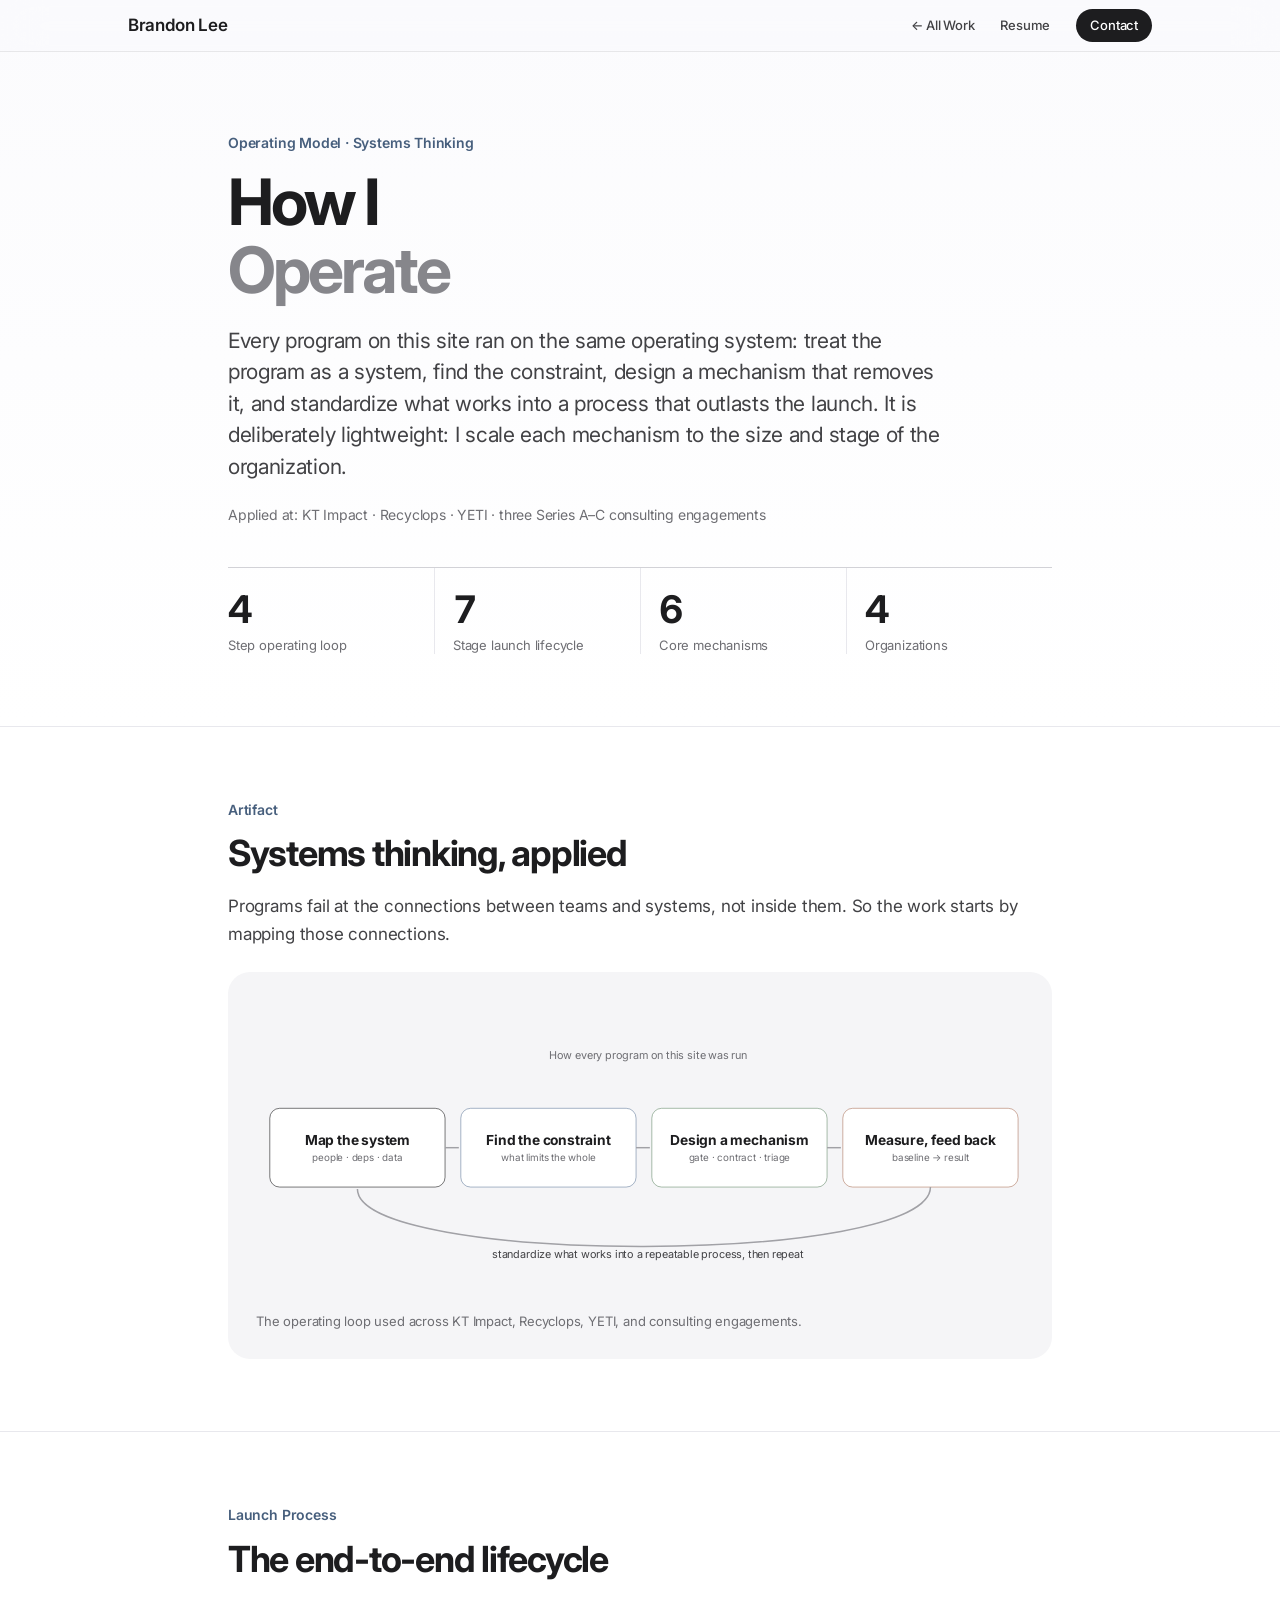
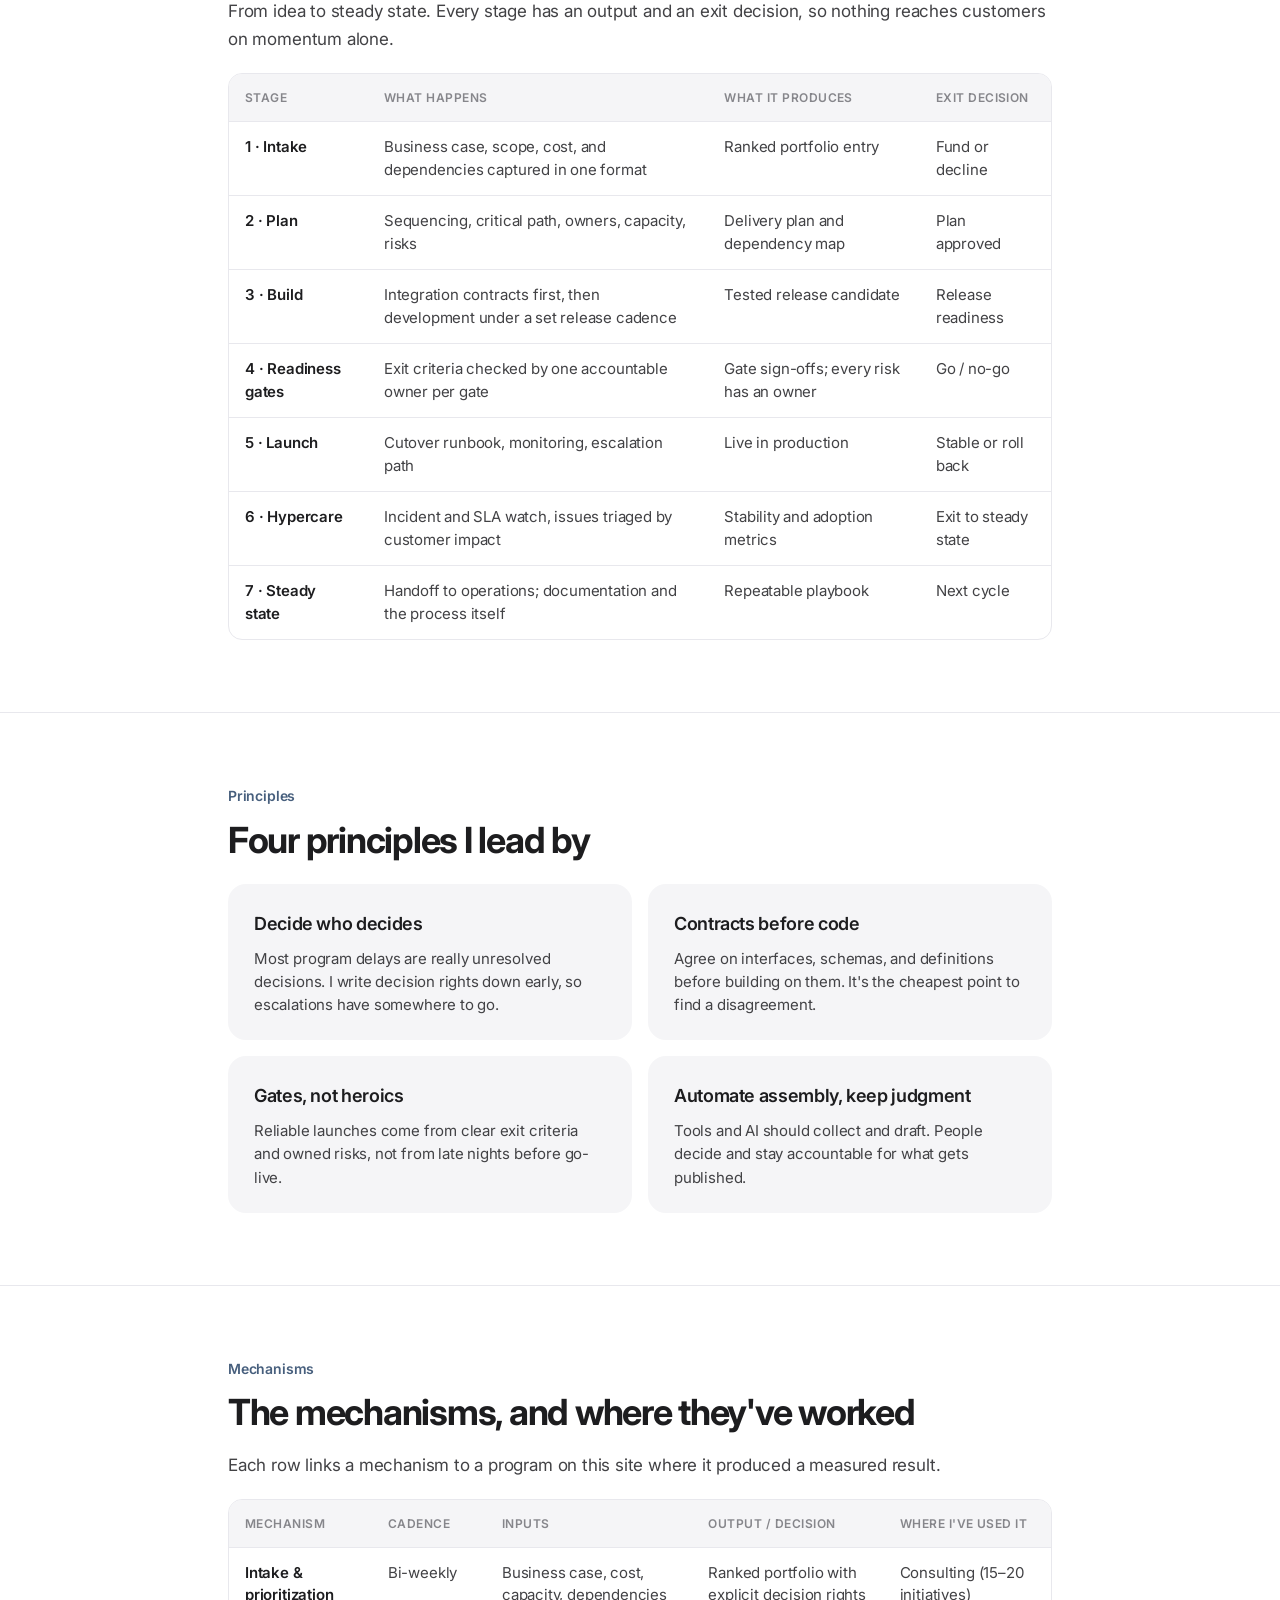
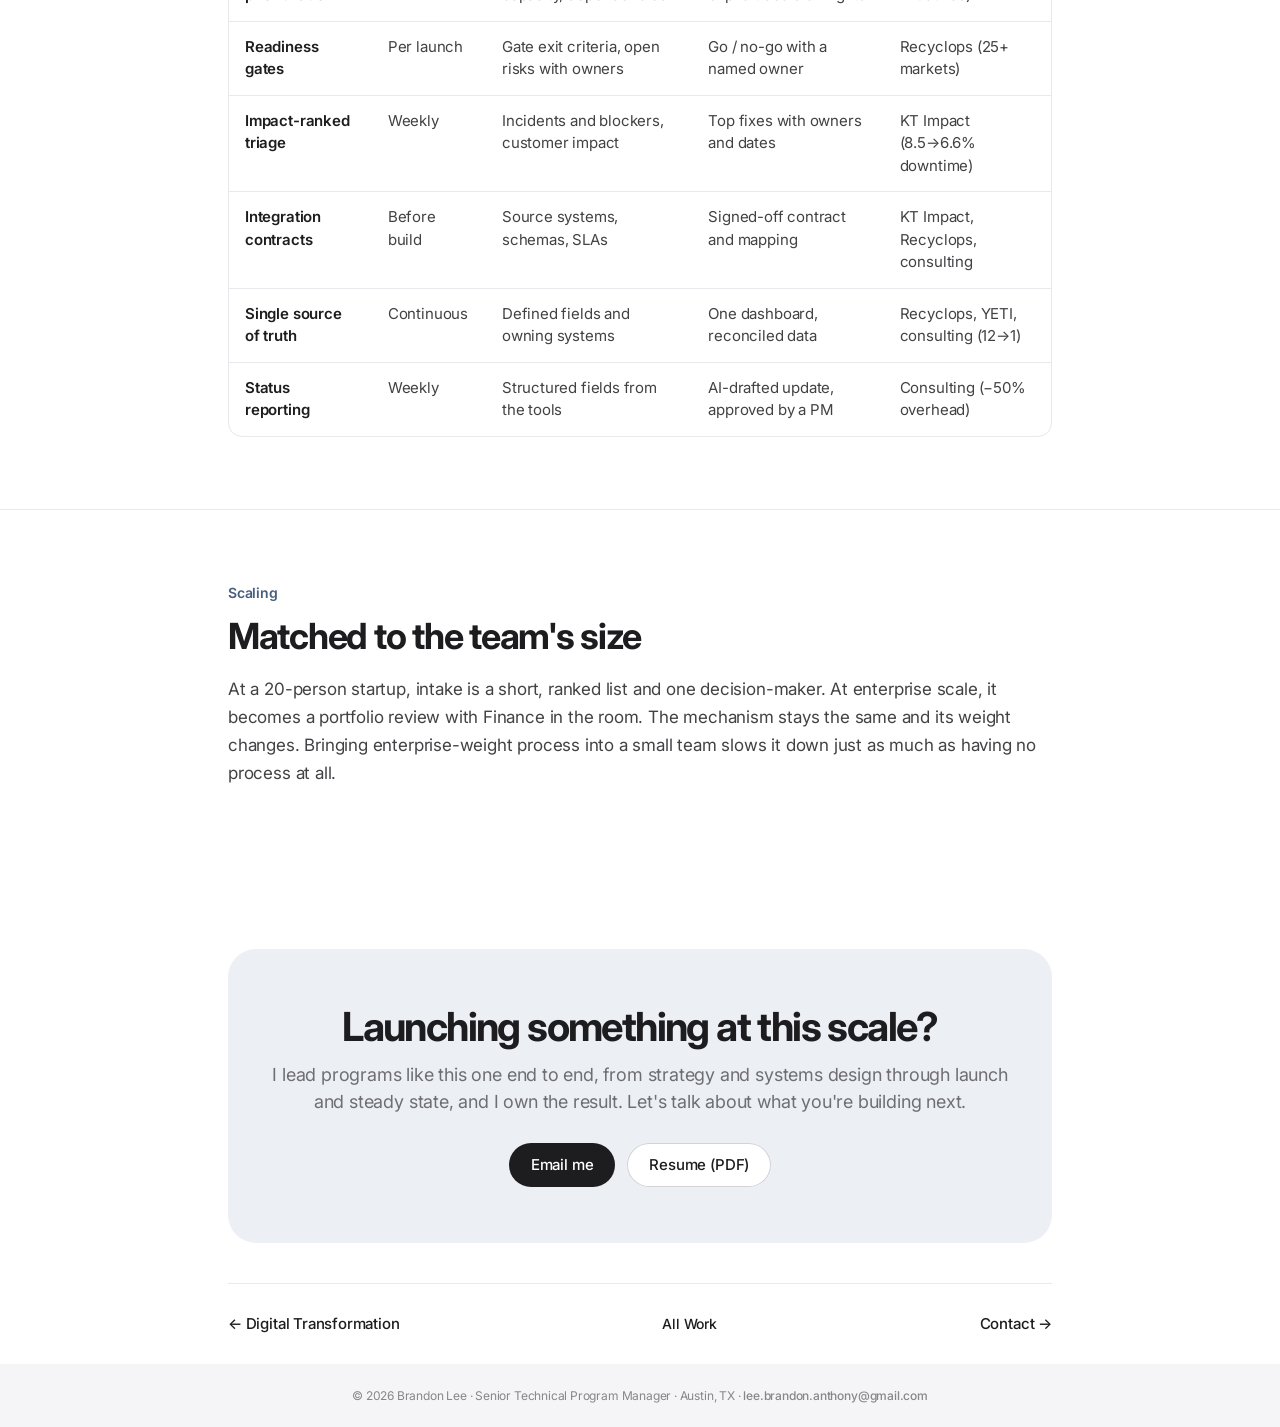
<file: pmo.html>
<!DOCTYPE html>
<html lang="en">
<head>
<meta charset="UTF-8"/>
<meta name="viewport" content="width=device-width,initial-scale=1.0"/>
<title>How I Operate · Brandon Lee</title>
<meta name="description" content="Systems thinking, program leadership, and the launch process behind every program on this site: the operating loop, the end-to-end lifecycle, and the mechanisms, with where each has been used."/>
<meta property="og:title" content="How I Operate · Brandon Lee"/>
<meta property="og:description" content="Systems thinking, program leadership, and the launch process behind every program on this site: the operating loop, the end-to-end lifecycle, and the mechanisms, with where each has been used."/>
<meta property="og:type" content="website"/>
<meta property="og:image" content="https://portfolio-blee-pm.github.io/Portfolio/og.png"/>
<meta name="twitter:card" content="summary_large_image"/>
<link rel="icon" href="avatar.png"/>
<link rel="preconnect" href="https://fonts.googleapis.com"/>
<link rel="preconnect" href="https://fonts.gstatic.com" crossorigin/>
<link href="https://fonts.googleapis.com/css2?family=Inter:wght@400;500;600;700&display=swap" rel="stylesheet"/>
<link rel="stylesheet" href="assets/case.css?v=5"/>
<link rel="stylesheet" href="assets/motion.css?v=4"/>
<script>document.documentElement.classList.add("js")</script>
</head>
<body class="t-blue">
<nav>
  <a href="index.html" class="nav-logo">Brandon Lee</a>
  <div class="nav-right">
    <a href="index.html#work" class="nav-back">← All Work</a>
    <a href="PM_Brandon_Lee.pdf" target="_blank" rel="noopener" class="nav-back">Resume</a>
    <a href="index.html#contact" class="nav-cta">Contact</a>
  </div>
</nav>

<section class="page-hero">
  <div class="container">
    <div class="eyebrow">Operating Model · Systems Thinking</div>
    <h1 class="page-title">How I<br><span>Operate</span></h1>
    <p class="page-lead">Every program on this site ran on the same operating system: treat the program as a system, find the constraint, design a mechanism that removes it, and standardize what works into a process that outlasts the launch. It is deliberately lightweight: I scale each mechanism to the size and stage of the organization.</p>
    <div class="meta">Applied at: KT Impact · Recyclops · YETI · three Series A–C consulting engagements</div>
    <div class="hero-metrics"><div class="hm"><div class="hm-num">4</div><div class="hm-lbl">Step operating loop</div></div><div class="hm"><div class="hm-num">7</div><div class="hm-lbl">Stage launch lifecycle</div></div><div class="hm"><div class="hm-num">6</div><div class="hm-lbl">Core mechanisms</div></div><div class="hm"><div class="hm-num">4</div><div class="hm-lbl">Organizations</div></div></div>
  </div>
</section>

<section class="section fi">
  <div class="container">
    <div class="section-label">Artifact</div>
    <h2 class="section-title">Systems thinking, applied</h2><p class="body-text">Programs fail at the connections between teams and systems, not inside them. So the work starts by mapping those connections.</p><figure class="artifact"><svg viewBox="0 0 780 300" role="img" aria-label="Systems thinking loop: map, find the constraint, design a mechanism, measure and feed back" xmlns="http://www.w3.org/2000/svg"><defs><marker id="ah" viewBox="0 0 10 10" refX="9" refY="5" markerWidth="7" markerHeight="7" orient="auto-start-reverse"><path d="M0,0 L10,5 L0,10 z" fill="#1d1d1f"/></marker><marker id="ahs" viewBox="0 0 10 10" refX="9" refY="5" markerWidth="7" markerHeight="7" orient="auto-start-reverse"><path d="M0,0 L10,5 L0,10 z" fill="#1d1d1f"/></marker></defs><rect x="14" y="110" width="178" height="80" rx="10" fill="#ffffff" stroke="#1d1d1f" stroke-opacity=".6"/><text x="103.0" y="143.0" text-anchor="middle" dominant-baseline="middle" fill="#1d1d1f" font-family="-apple-system,BlinkMacSystemFont,Inter,sans-serif" font-size="14" font-weight="700">Map the system</text><text x="103.0" y="161.0" text-anchor="middle" dominant-baseline="middle" fill="#6e6e73" font-family="-apple-system,BlinkMacSystemFont,Inter,sans-serif" font-size="10">people · deps · data</text><rect x="208" y="110" width="178" height="80" rx="10" fill="#ffffff" stroke="#6a82a0" stroke-opacity=".6"/><text x="297.0" y="143.0" text-anchor="middle" dominant-baseline="middle" fill="#1d1d1f" font-family="-apple-system,BlinkMacSystemFont,Inter,sans-serif" font-size="14" font-weight="700">Find the constraint</text><text x="297.0" y="161.0" text-anchor="middle" dominant-baseline="middle" fill="#6e6e73" font-family="-apple-system,BlinkMacSystemFont,Inter,sans-serif" font-size="10">what limits the whole</text><rect x="402" y="110" width="178" height="80" rx="10" fill="#ffffff" stroke="#6b8f71" stroke-opacity=".6"/><text x="491.0" y="143.0" text-anchor="middle" dominant-baseline="middle" fill="#1d1d1f" font-family="-apple-system,BlinkMacSystemFont,Inter,sans-serif" font-size="14" font-weight="700">Design a mechanism</text><text x="491.0" y="161.0" text-anchor="middle" dominant-baseline="middle" fill="#6e6e73" font-family="-apple-system,BlinkMacSystemFont,Inter,sans-serif" font-size="10">gate · contract · triage</text><rect x="596" y="110" width="178" height="80" rx="10" fill="#ffffff" stroke="#b07a62" stroke-opacity=".6"/><text x="685.0" y="143.0" text-anchor="middle" dominant-baseline="middle" fill="#1d1d1f" font-family="-apple-system,BlinkMacSystemFont,Inter,sans-serif" font-size="14" font-weight="700">Measure, feed back</text><text x="685.0" y="161.0" text-anchor="middle" dominant-baseline="middle" fill="#6e6e73" font-family="-apple-system,BlinkMacSystemFont,Inter,sans-serif" font-size="10">baseline → result</text><line x1="192" y1="150" x2="206" y2="150" stroke="#a1a1a6" stroke-width="1.5" marker-end="url(#ah)"/><line x1="386" y1="150" x2="400" y2="150" stroke="#a1a1a6" stroke-width="1.5" marker-end="url(#ah)"/><line x1="580" y1="150" x2="594" y2="150" stroke="#a1a1a6" stroke-width="1.5" marker-end="url(#ah)"/><path d="M685 190 C685 270, 103 270, 103 192" fill="none" stroke="#a1a1a6" stroke-width="1.5" marker-end="url(#ah)"/><text x="398" y="262" text-anchor="middle" fill="#424245" font-family="-apple-system,BlinkMacSystemFont,Inter,sans-serif" font-size="11">standardize what works into a repeatable process, then repeat</text><text x="398" y="60" text-anchor="middle" fill="#6e6e73" font-family="-apple-system,BlinkMacSystemFont,Inter,sans-serif" font-size="11">How every program on this site was run</text></svg><figcaption>The operating loop used across KT Impact, Recyclops, YETI, and consulting engagements.</figcaption></figure>
  </div>
</section>

<section class="section fi">
  <div class="container">
    <div class="section-label">Launch Process</div>
    <h2 class="section-title">The end-to-end lifecycle</h2><p class="body-text">From idea to steady state. Every stage has an output and an exit decision, so nothing reaches customers on momentum alone.</p><div class="tbl-wrap"><table class="tbl"><thead><tr><th>Stage</th><th>What happens</th><th>What it produces</th><th>Exit decision</th></tr></thead><tbody><tr><td>1 · Intake</td><td>Business case, scope, cost, and dependencies captured in one format</td><td>Ranked portfolio entry</td><td>Fund or decline</td></tr><tr><td>2 · Plan</td><td>Sequencing, critical path, owners, capacity, risks</td><td>Delivery plan and dependency map</td><td>Plan approved</td></tr><tr><td>3 · Build</td><td>Integration contracts first, then development under a set release cadence</td><td>Tested release candidate</td><td>Release readiness</td></tr><tr><td>4 · Readiness gates</td><td>Exit criteria checked by one accountable owner per gate</td><td>Gate sign-offs; every risk has an owner</td><td>Go / no-go</td></tr><tr><td>5 · Launch</td><td>Cutover runbook, monitoring, escalation path</td><td>Live in production</td><td>Stable or roll back</td></tr><tr><td>6 · Hypercare</td><td>Incident and SLA watch, issues triaged by customer impact</td><td>Stability and adoption metrics</td><td>Exit to steady state</td></tr><tr><td>7 · Steady state</td><td>Handoff to operations; documentation and the process itself</td><td>Repeatable playbook</td><td>Next cycle</td></tr></tbody></table></div>
  </div>
</section>

<section class="section fi">
  <div class="container">
    <div class="section-label">Principles</div>
    <h2 class="section-title">Four principles I lead by</h2><div class="mech"><div class="pillar"><div class="pillar-title">Decide who decides</div><div class="pillar-text">Most program delays are really unresolved decisions. I write decision rights down early, so escalations have somewhere to go.</div></div><div class="pillar"><div class="pillar-title">Contracts before code</div><div class="pillar-text">Agree on interfaces, schemas, and definitions before building on them. It's the cheapest point to find a disagreement.</div></div><div class="pillar"><div class="pillar-title">Gates, not heroics</div><div class="pillar-text">Reliable launches come from clear exit criteria and owned risks, not from late nights before go-live.</div></div><div class="pillar"><div class="pillar-title">Automate assembly, keep judgment</div><div class="pillar-text">Tools and AI should collect and draft. People decide and stay accountable for what gets published.</div></div></div>
  </div>
</section>

<section class="section fi">
  <div class="container">
    <div class="section-label">Mechanisms</div>
    <h2 class="section-title">The mechanisms, and where they've worked</h2><p class="body-text">Each row links a mechanism to a program on this site where it produced a measured result.</p><div class="tbl-wrap"><table class="tbl"><thead><tr><th>Mechanism</th><th>Cadence</th><th>Inputs</th><th>Output / decision</th><th>Where I've used it</th></tr></thead><tbody><tr><td>Intake &amp; prioritization</td><td>Bi-weekly</td><td>Business case, cost, capacity, dependencies</td><td>Ranked portfolio with explicit decision rights</td><td>Consulting (15–20 initiatives)</td></tr><tr><td>Readiness gates</td><td>Per launch</td><td>Gate exit criteria, open risks with owners</td><td>Go / no-go with a named owner</td><td>Recyclops (25+ markets)</td></tr><tr><td>Impact-ranked triage</td><td>Weekly</td><td>Incidents and blockers, customer impact</td><td>Top fixes with owners and dates</td><td>KT Impact (8.5→6.6% downtime)</td></tr><tr><td>Integration contracts</td><td>Before build</td><td>Source systems, schemas, SLAs</td><td>Signed-off contract and mapping</td><td>KT Impact, Recyclops, consulting</td></tr><tr><td>Single source of truth</td><td>Continuous</td><td>Defined fields and owning systems</td><td>One dashboard, reconciled data</td><td>Recyclops, YETI, consulting (12→1)</td></tr><tr><td>Status reporting</td><td>Weekly</td><td>Structured fields from the tools</td><td>AI-drafted update, approved by a PM</td><td>Consulting (−50% overhead)</td></tr></tbody></table></div>
  </div>
</section>

<section class="section fi">
  <div class="container">
    <div class="section-label">Scaling</div>
    <h2 class="section-title">Matched to the team's size</h2><p class="body-text">At a 20-person startup, intake is a short, ranked list and one decision-maker. At enterprise scale, it becomes a portfolio review with Finance in the room. The mechanism stays the same and its weight changes. Bringing enterprise-weight process into a small team slows it down just as much as having no process at all.</p>
  </div>
</section>

<div class="container">
  <div class="cta-section fi">
    <h2 class="cta-title">Launching something at this scale?</h2>
    <p class="cta-sub">I lead programs like this one end to end, from strategy and systems design through launch and steady state, and I own the result. Let's talk about what you're building next.</p>
    <div class="cta-btns">
      <a href="mailto:lee.brandon.anthony@gmail.com" class="btn-primary">Email me</a>
      <a href="PM_Brandon_Lee.pdf" target="_blank" rel="noopener" class="btn-ghost">Resume (PDF)</a>
    </div>
  </div>
  <div class="page-nav">
    <a href="transformation.html" class="pn-link">← Digital Transformation</a>
    <div class="pn-center"><a href="index.html#work">All Work</a></div>
    <a href="index.html#contact" class="pn-link">Contact →</a>
  </div>
</div>
<footer><p>© 2026 Brandon Lee · Senior Technical Program Manager · Austin, TX · <a href="mailto:lee.brandon.anthony@gmail.com" style="color:inherit">lee.brandon.anthony@gmail.com</a></p></footer>
<script src="assets/motion.js?v=4" defer></script>
</body>
</html>
</file>
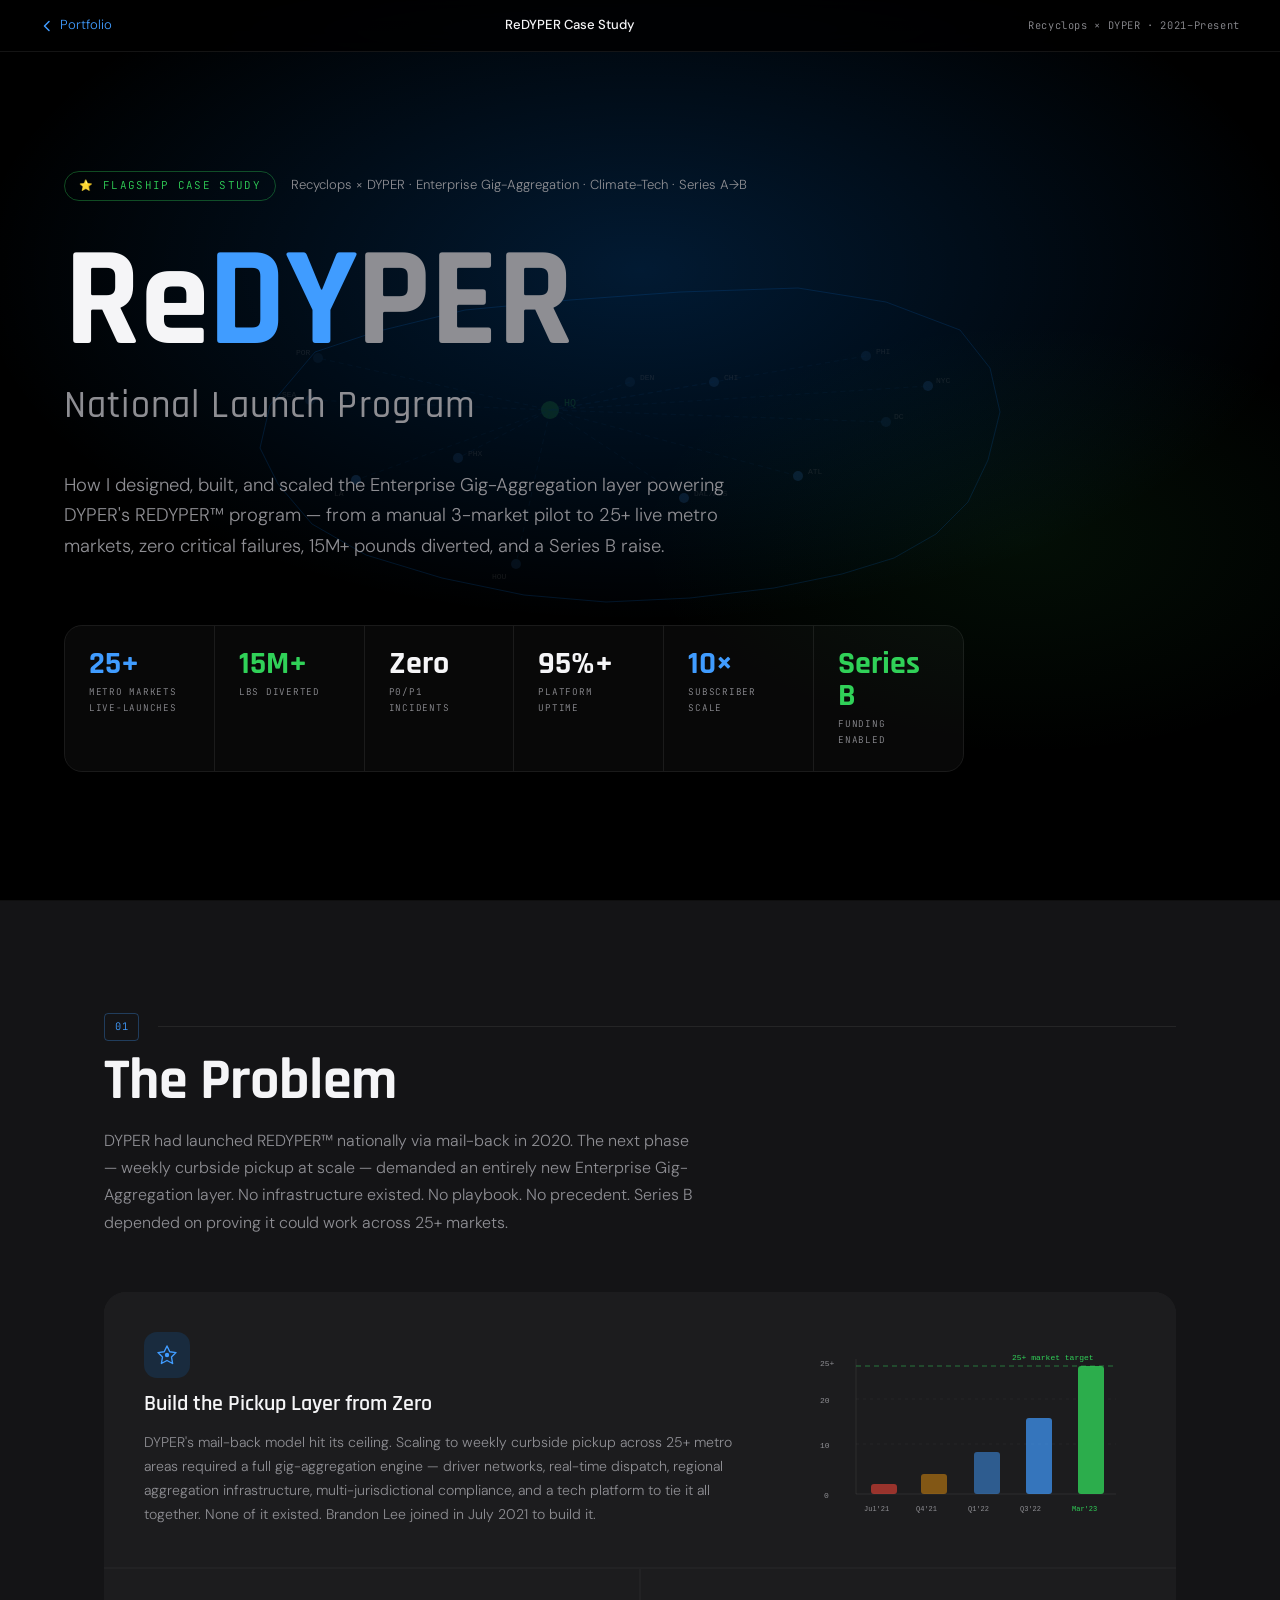
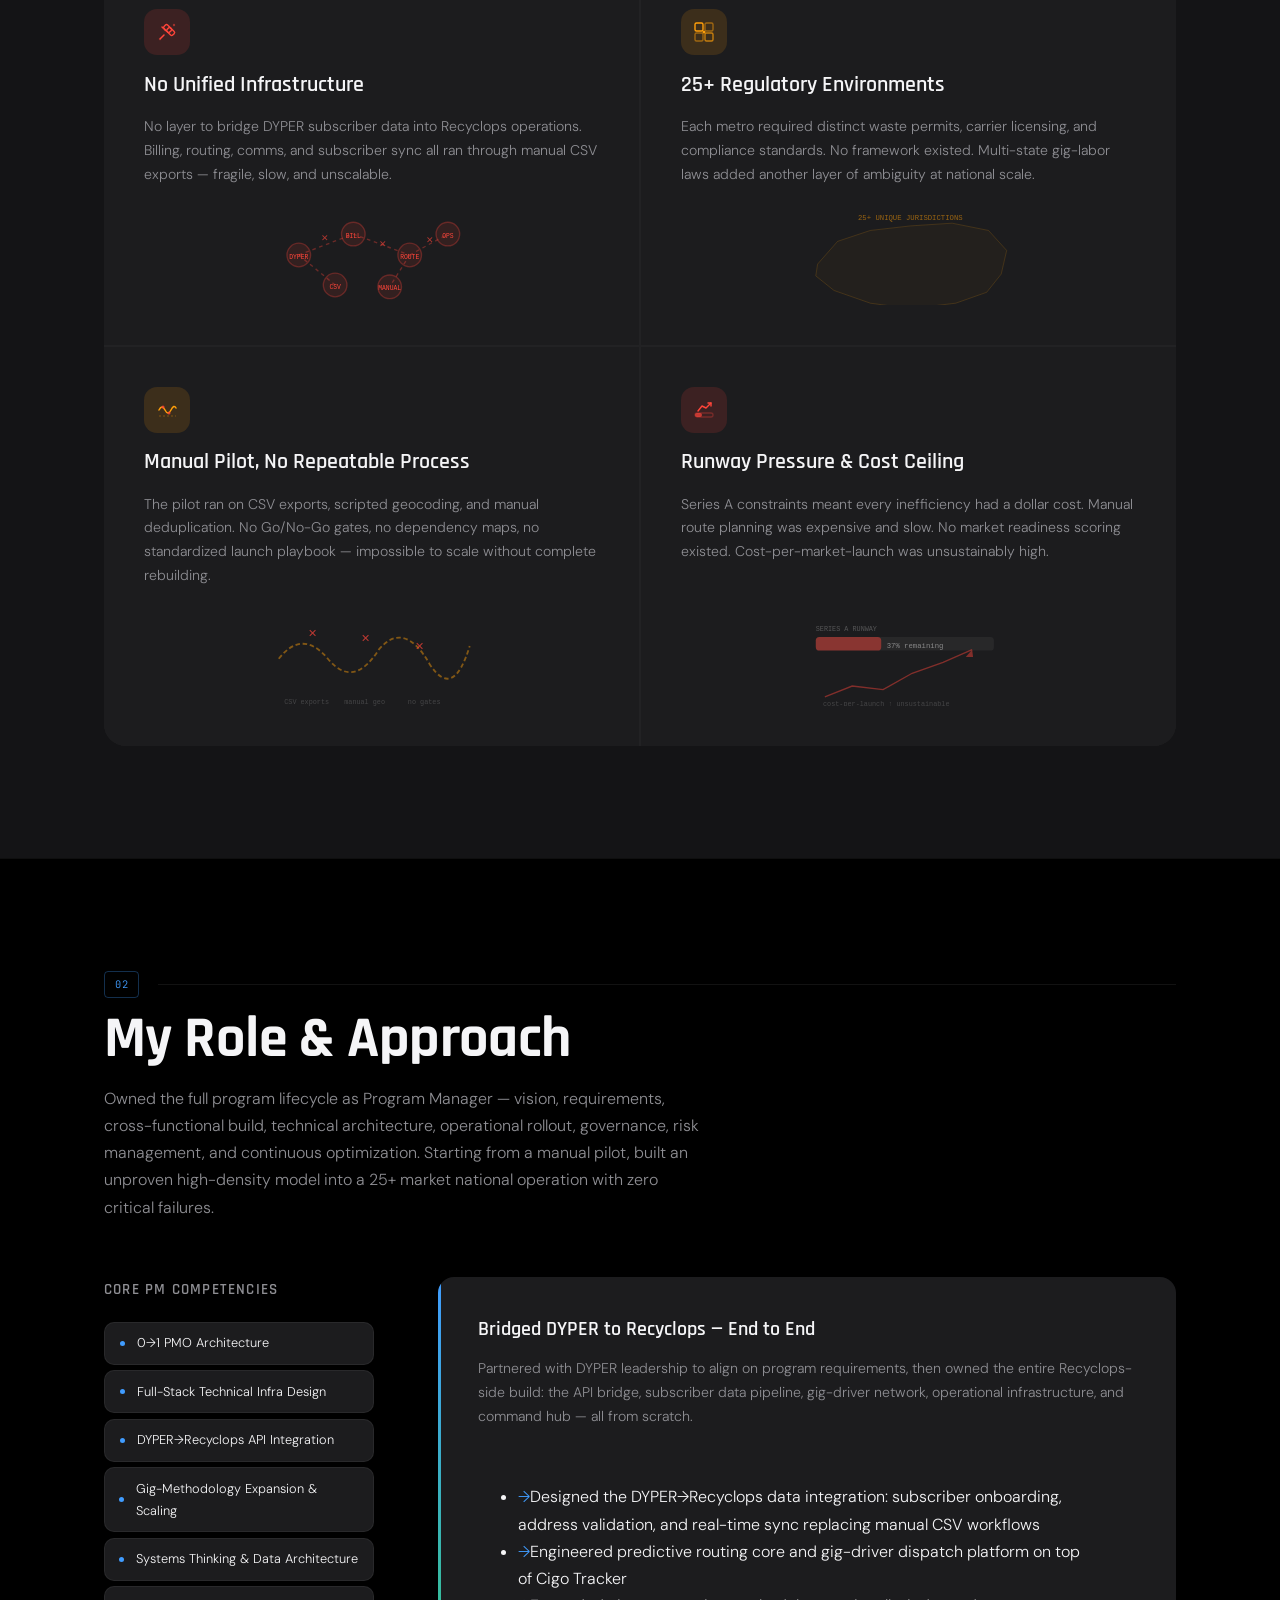
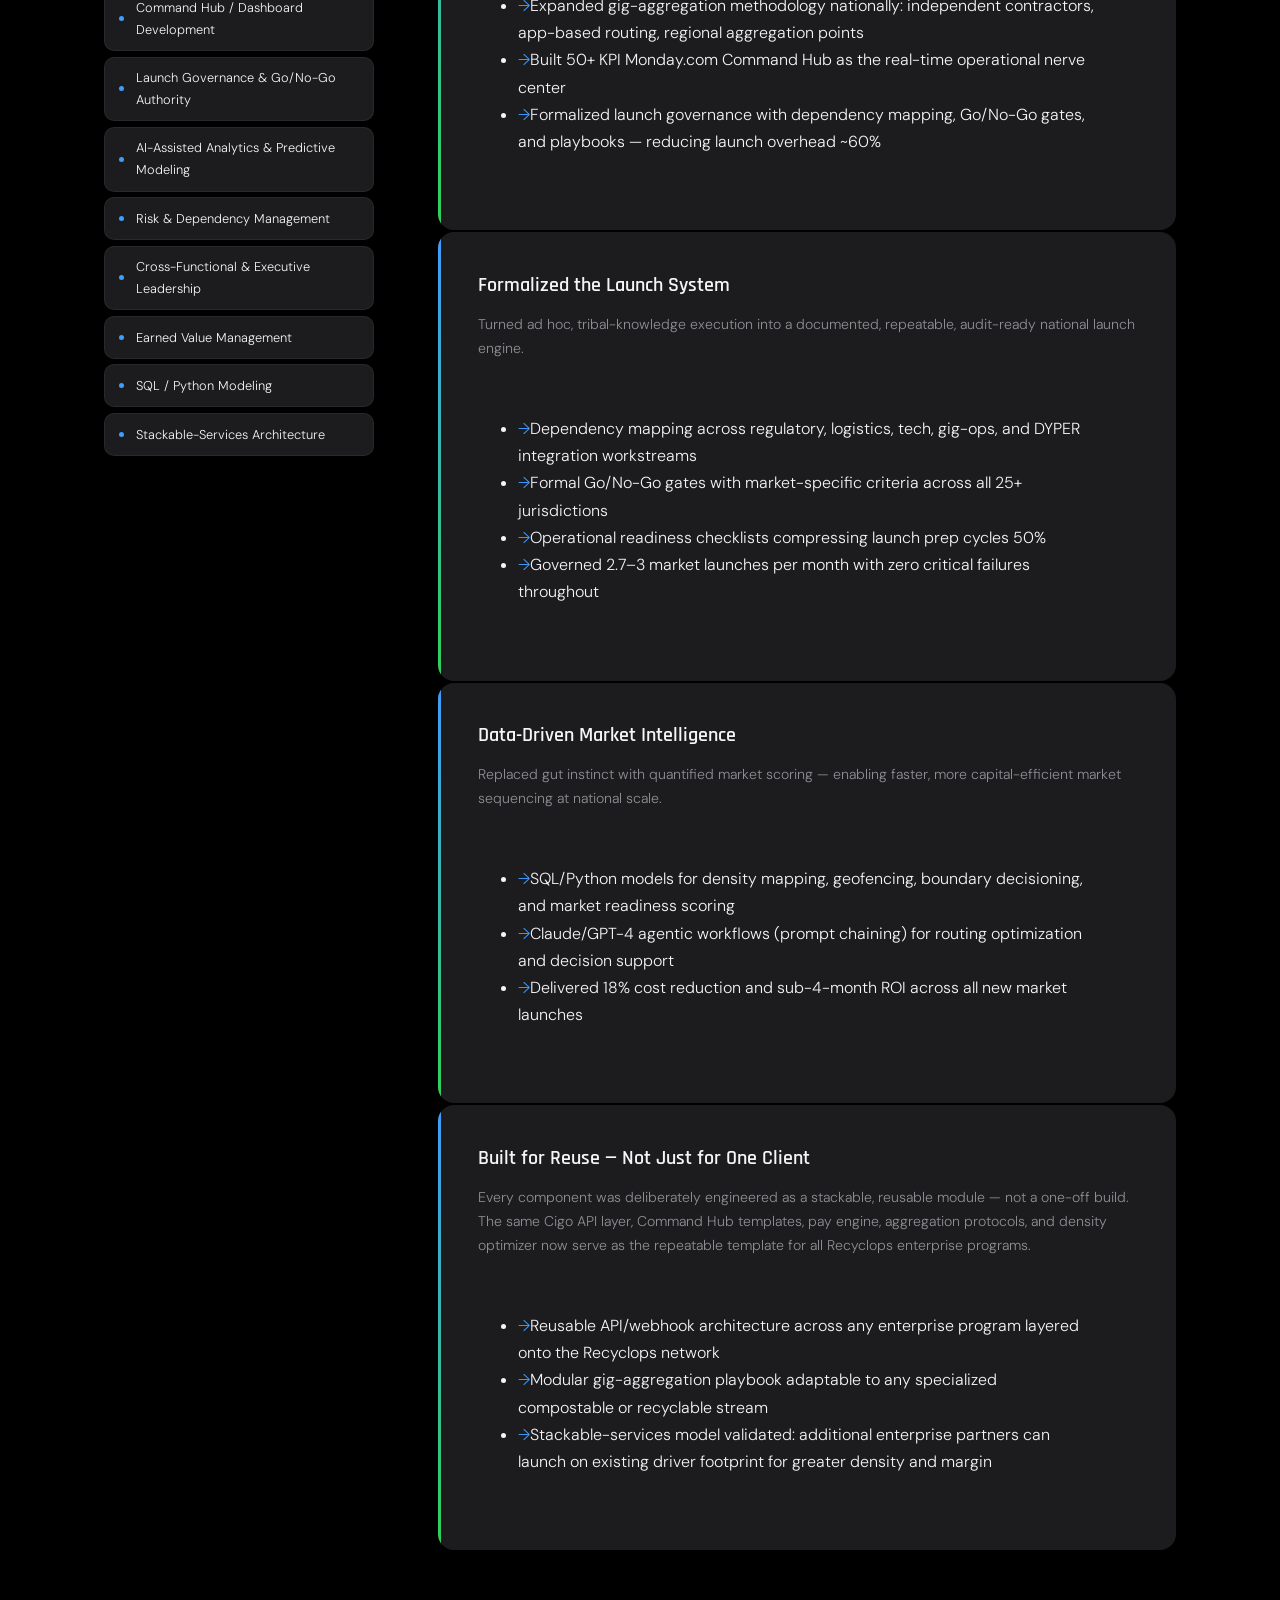
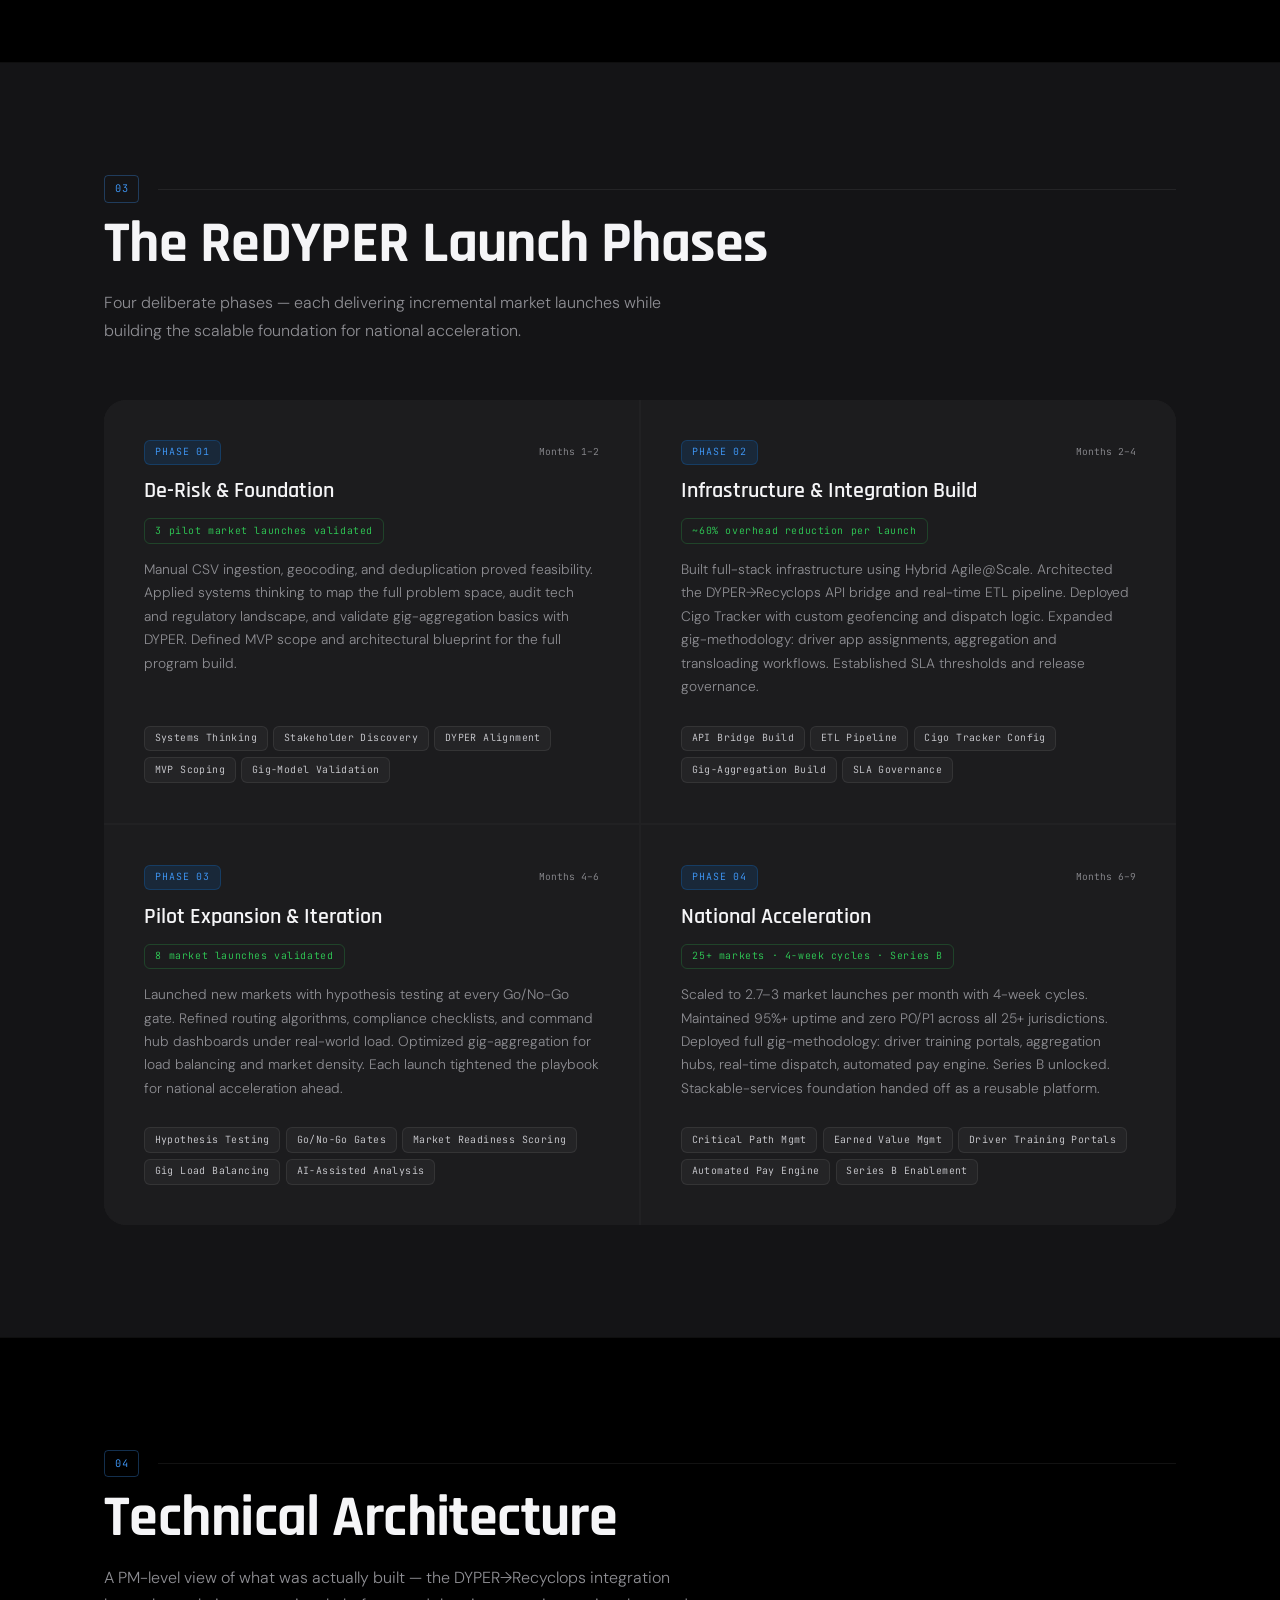
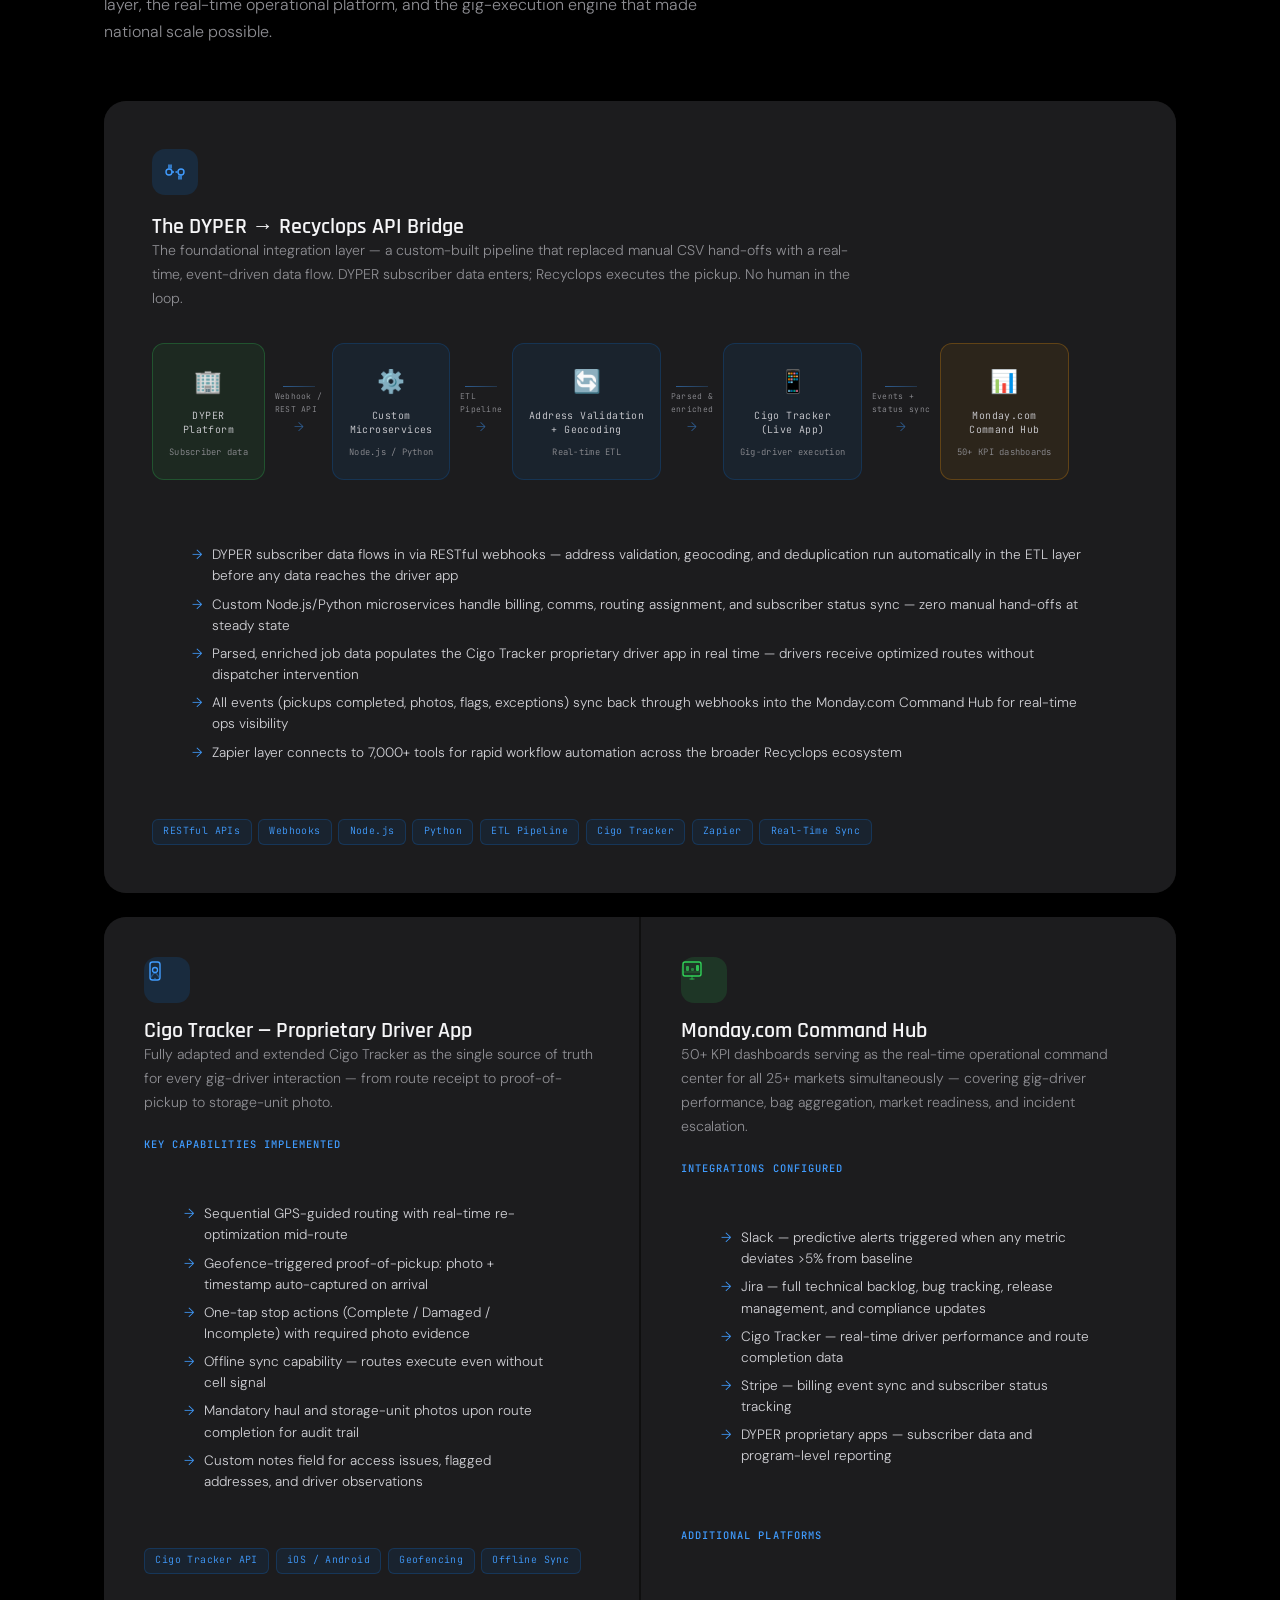
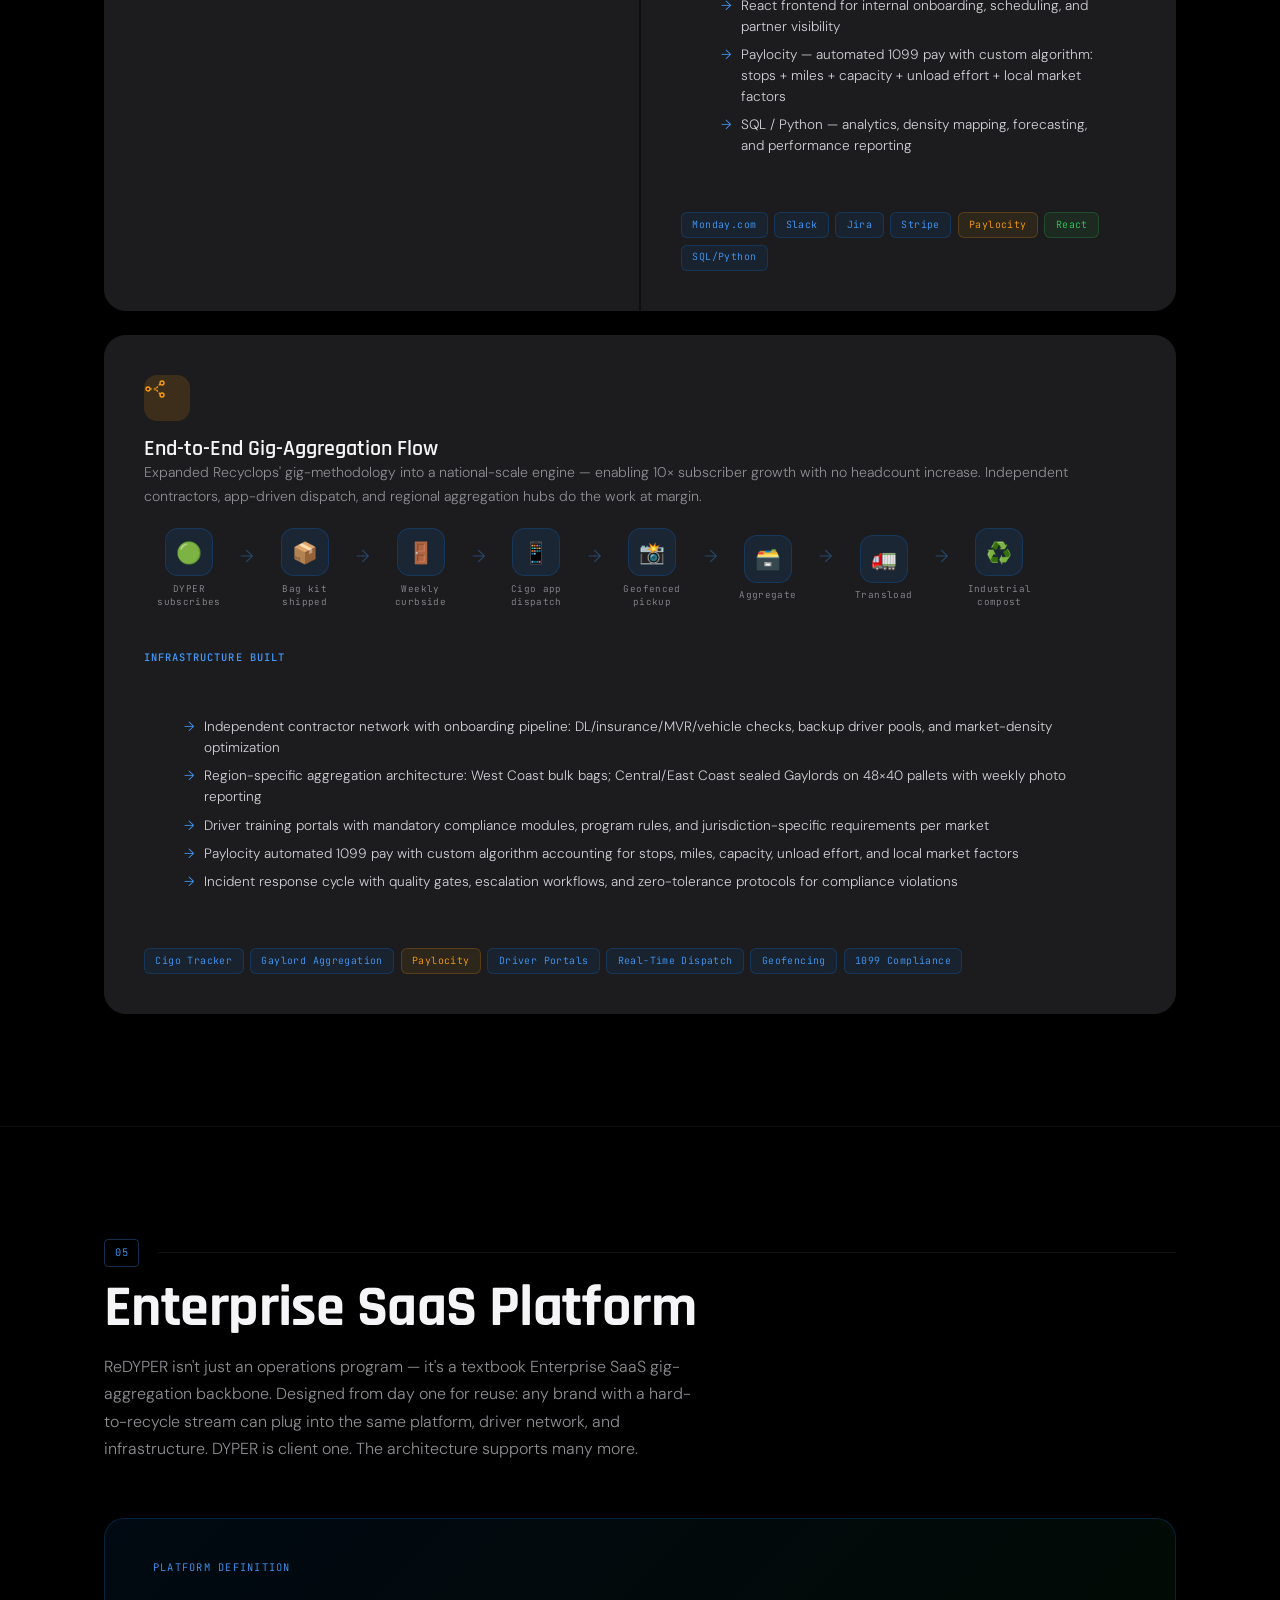
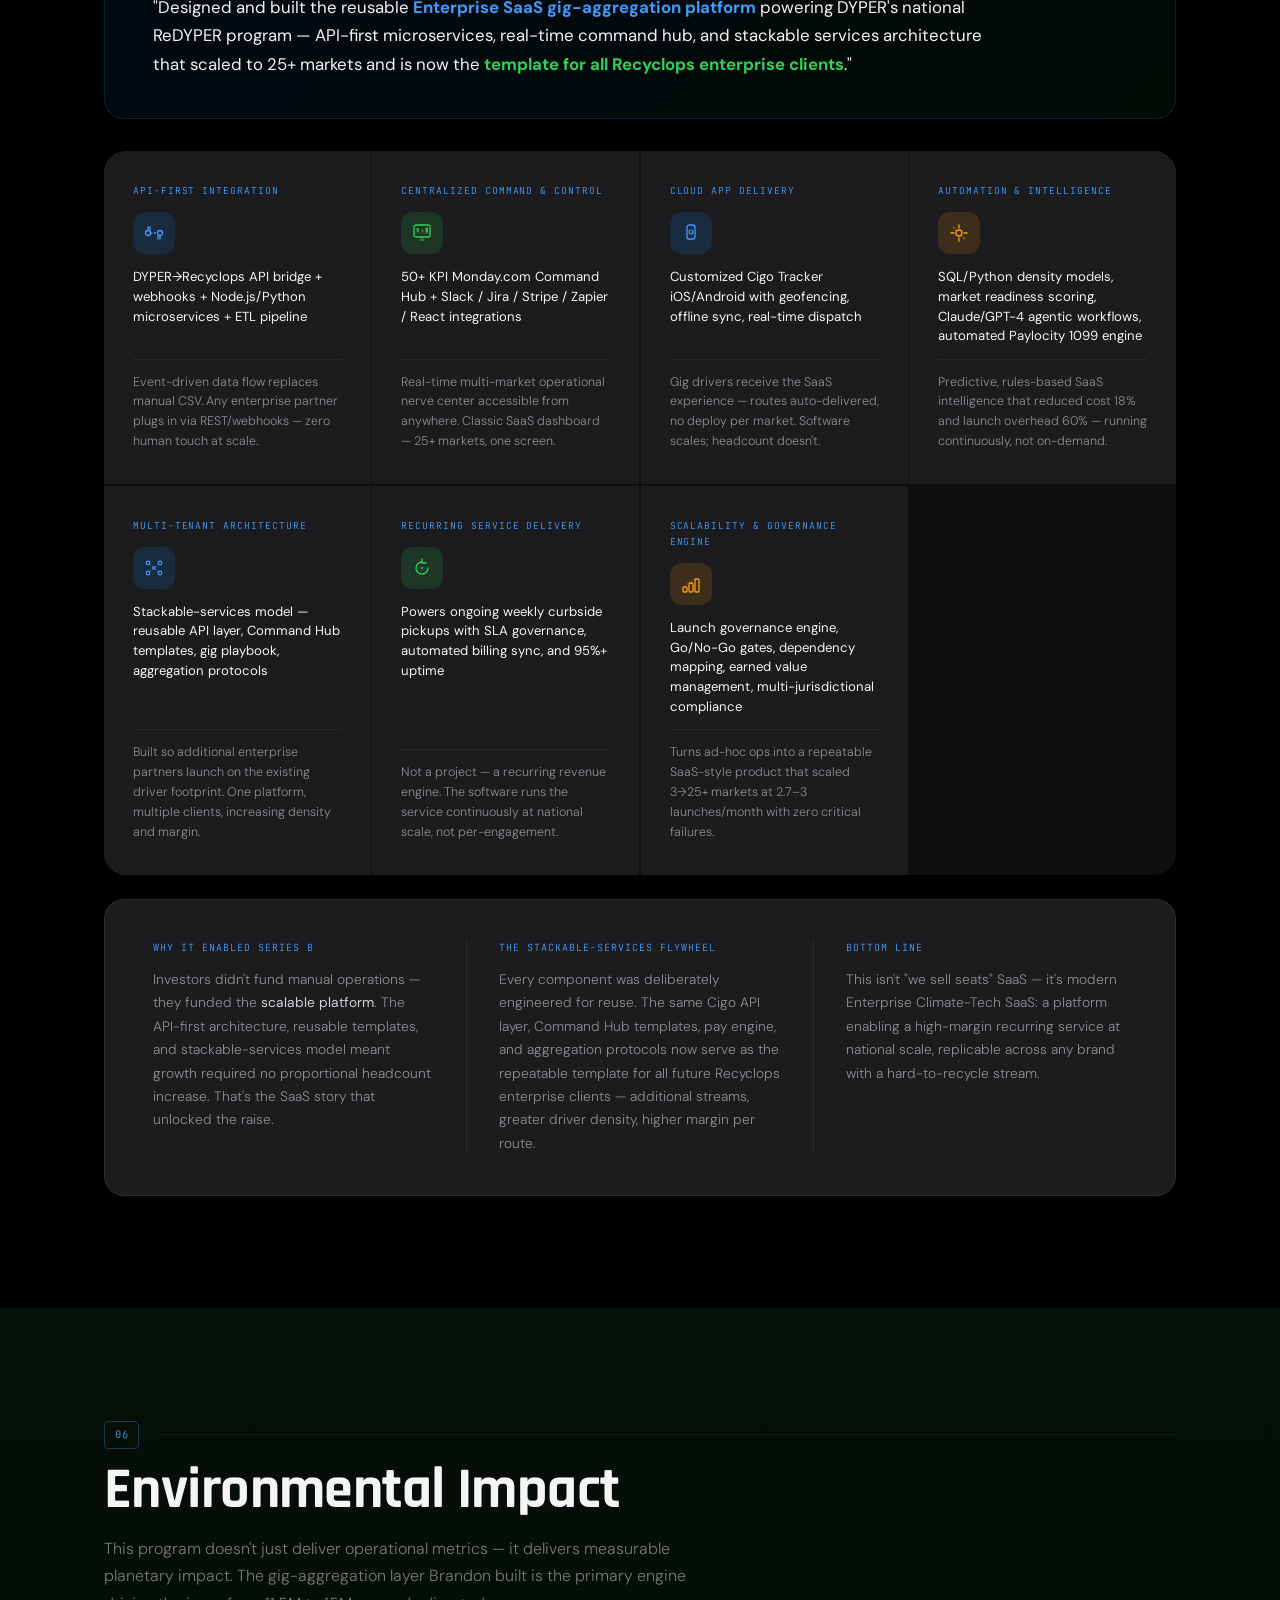
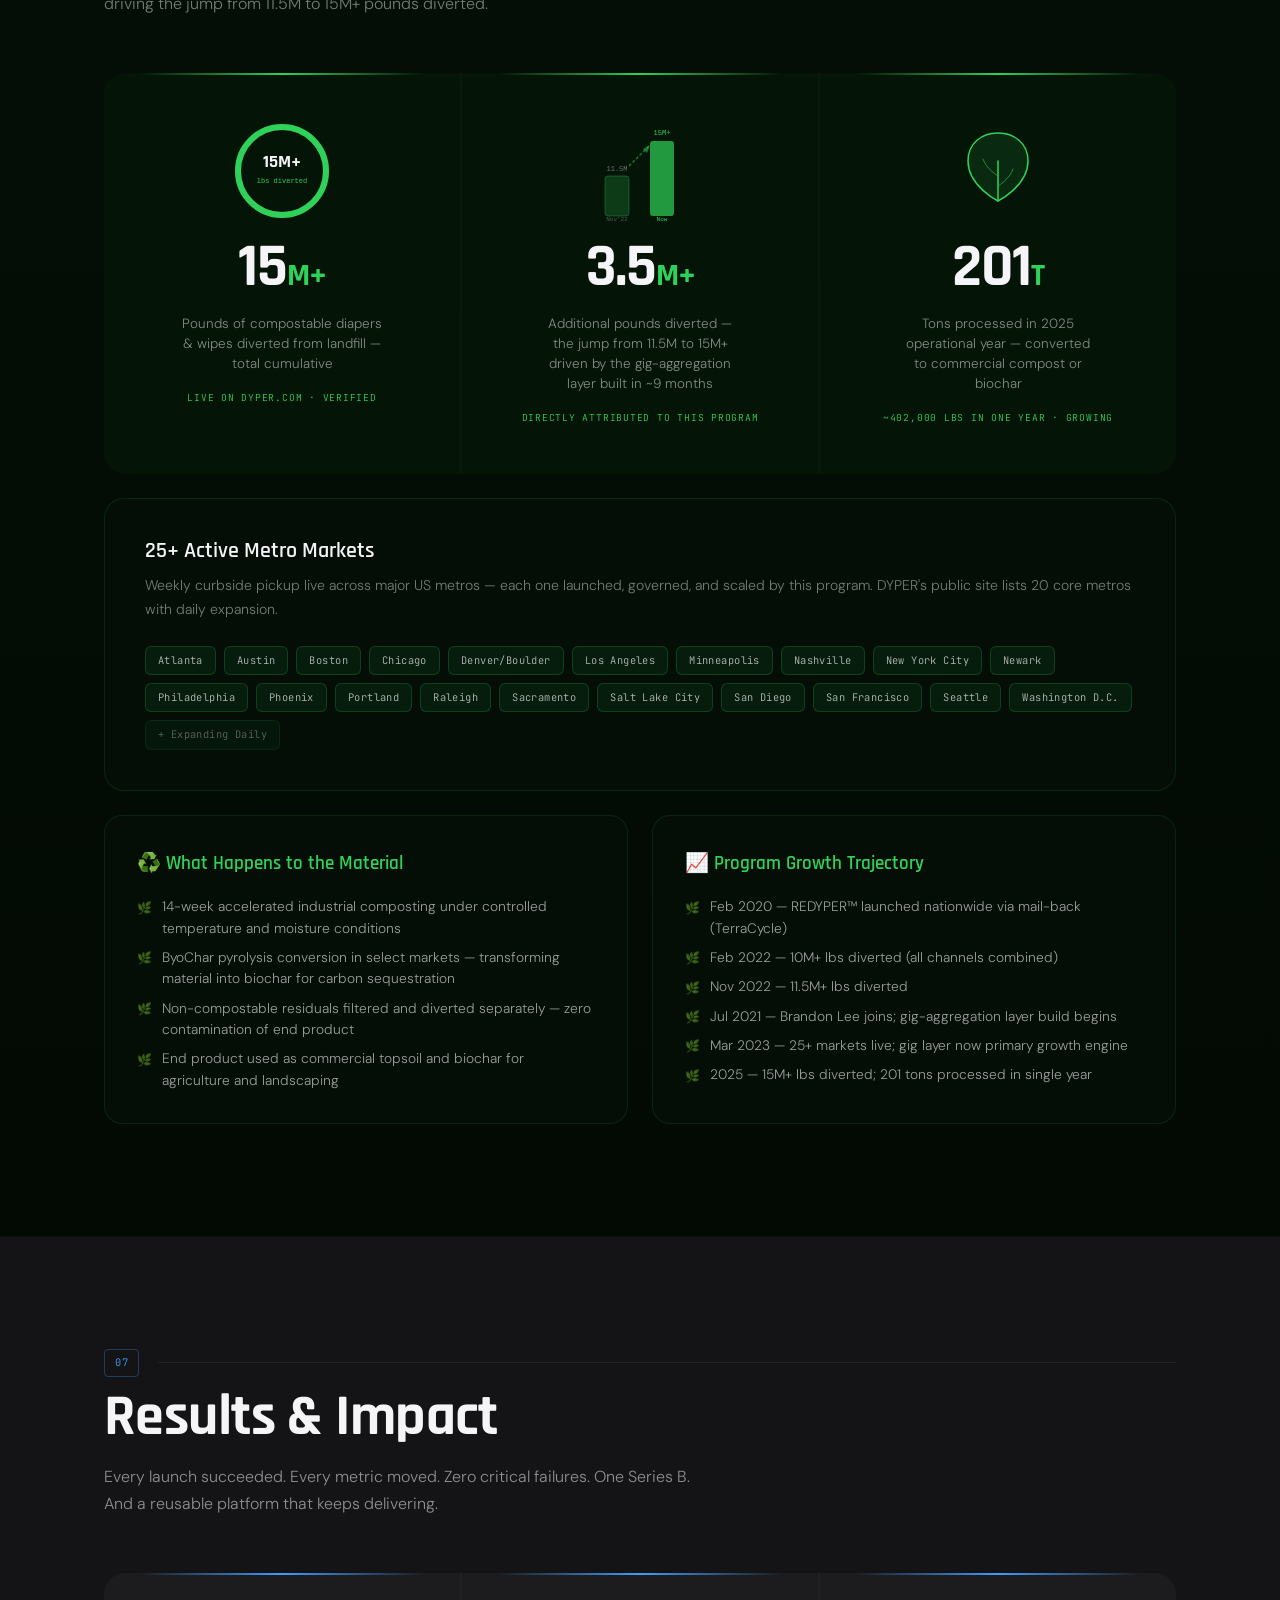
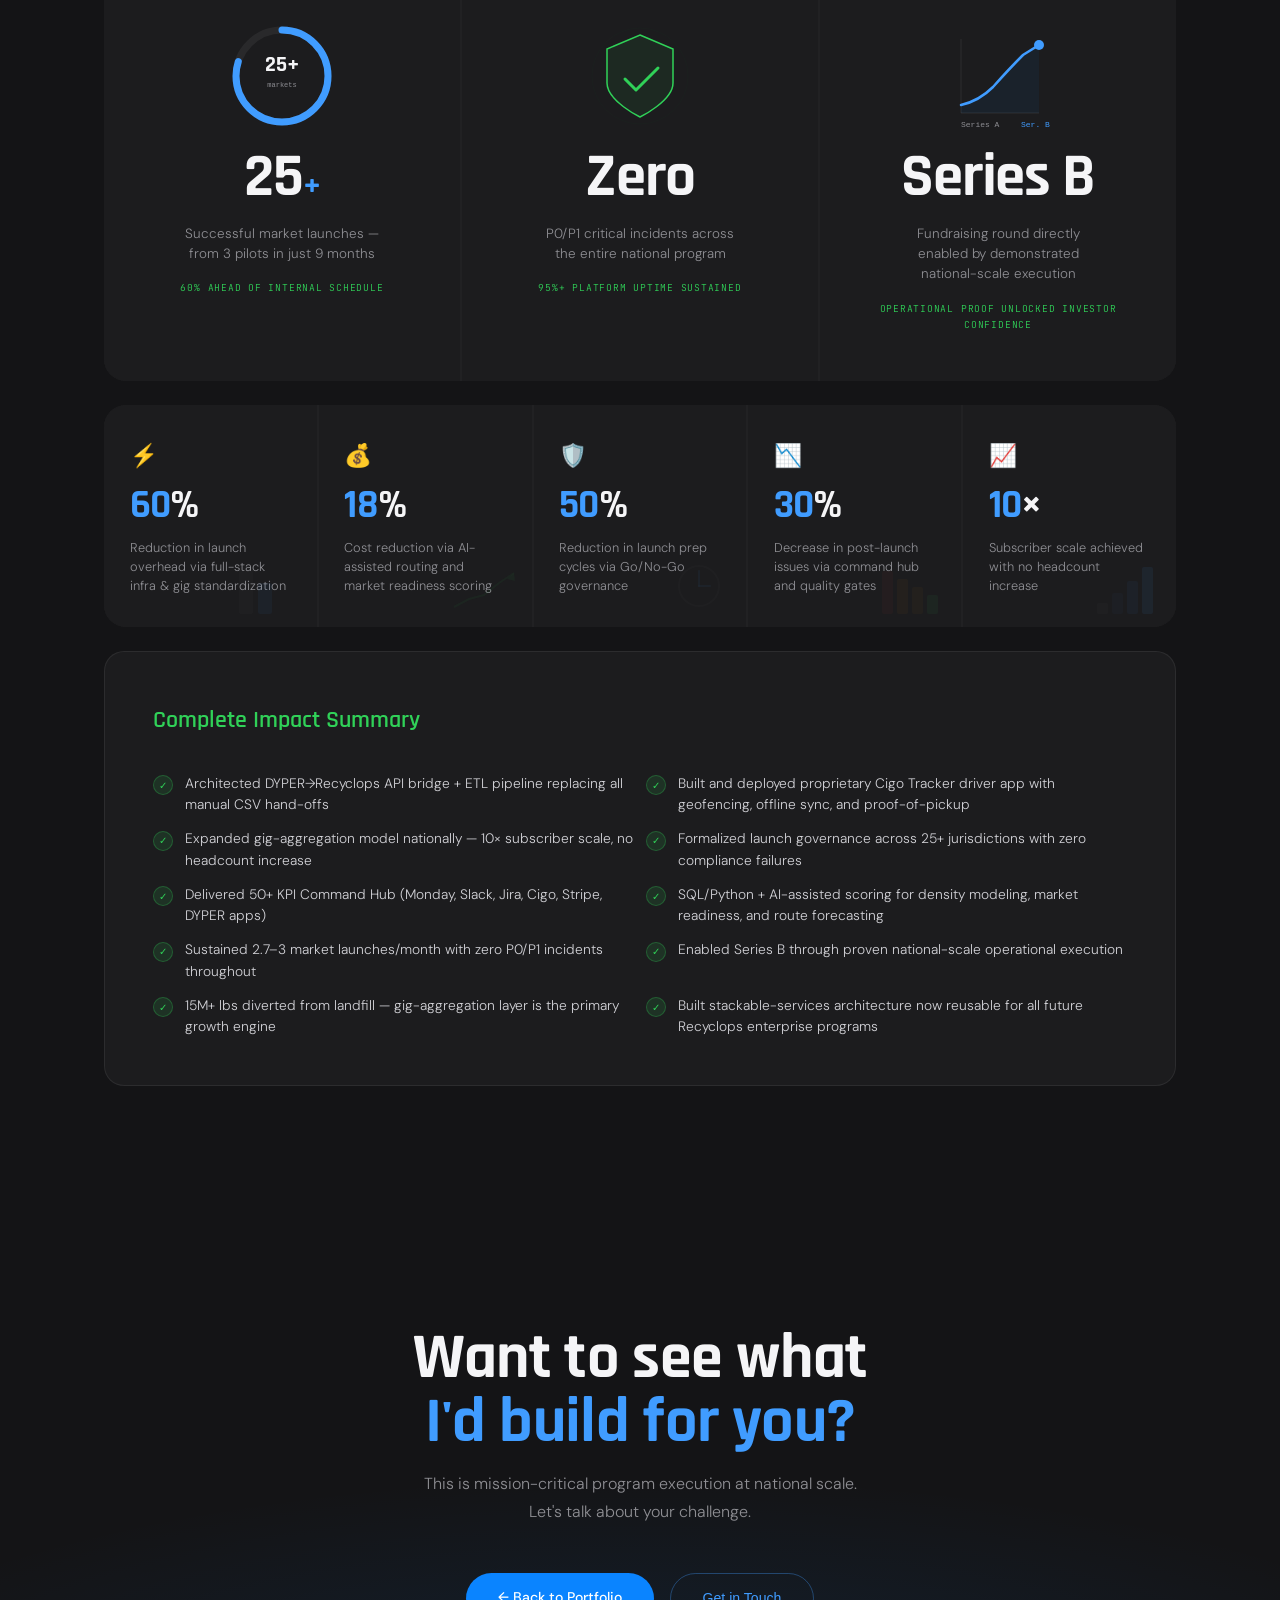
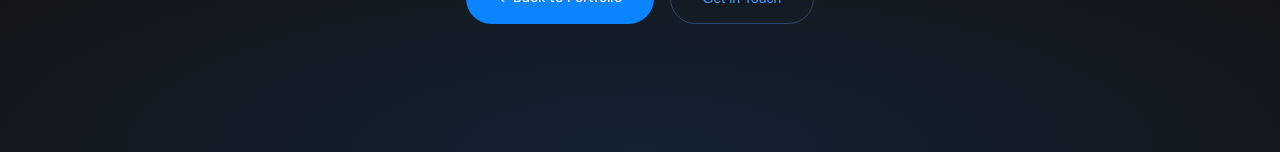
<file: redyper-case-study (1).html>
<!DOCTYPE html>
<html lang="en">
<head>
<meta charset="UTF-8">
<meta name="viewport" content="width=device-width, initial-scale=1.0">
<title>ReDYPER Case Study · Brandon Lee</title>
<link rel="preconnect" href="https://fonts.googleapis.com">
<link href="https://fonts.googleapis.com/css2?family=Rajdhani:wght@500;600;700&family=DM+Sans:ital,wght@0,300;0,400;0,500;1,300&family=JetBrains+Mono:wght@400;500&display=swap" rel="stylesheet">
<style>
:root {
  --black:   #000000;
  --gray-85: #D1D1D6;
  --gray-60: #8E8E93;
  --gray-20: #2C2C2E;
  --gray-12: #1C1C1E;
  --gray-08: #141416;
  --blue:    #0A84FF;
  --blue-lt: #409CFF;
  --green:   #30D158;
  --green-dk:#25A244;
  --amber:   #FF9F0A;
  --red:     #FF453A;
  --mono:    'JetBrains Mono', monospace;
  --display: 'Rajdhani', sans-serif;
  --body:    'DM Sans', sans-serif;
}
*,*::before,*::after{box-sizing:border-box;margin:0;padding:0;}
html{scroll-behavior:smooth;}
body{background:var(--black);color:#F5F5F7;font-family:var(--body);font-weight:300;line-height:1.7;overflow-x:hidden;-webkit-font-smoothing:antialiased;}

/* ── NAV ── */
nav{position:fixed;top:0;left:0;right:0;z-index:200;height:52px;display:flex;align-items:center;justify-content:space-between;padding:0 2.5rem;background:rgba(0,0,0,0.82);backdrop-filter:saturate(180%) blur(20px);-webkit-backdrop-filter:saturate(180%) blur(20px);border-bottom:1px solid rgba(255,255,255,0.08);}
.nav-back{display:flex;align-items:center;gap:0.4rem;color:var(--blue-lt);text-decoration:none;font-size:0.82rem;transition:opacity 0.2s;}
.nav-back:hover{opacity:0.7;}
.nav-center{font-size:0.82rem;font-weight:500;color:#F5F5F7;}
.nav-badge{font-family:var(--mono);font-size:0.65rem;color:var(--gray-60);letter-spacing:0.06em;}

/* ── HERO ── */
.hero{min-height:100vh;display:flex;flex-direction:column;justify-content:flex-end;padding:0 5vw 8rem;position:relative;overflow:hidden;}
.hero-glow{position:absolute;inset:0;pointer-events:none;background:radial-gradient(ellipse 80% 60% at 50% 30%,rgba(10,132,255,0.2) 0%,transparent 65%),radial-gradient(ellipse 50% 40% at 80% 60%,rgba(48,209,88,0.07) 0%,transparent 60%);}
.hero-map{position:absolute;inset:0;display:flex;align-items:center;justify-content:center;opacity:0.15;pointer-events:none;}
.hero-content{position:relative;z-index:2;max-width:960px;}
.hero-eyebrow{display:flex;align-items:center;gap:0.9rem;margin-bottom:2.5rem;opacity:0;animation:fadeUp 0.8s 0.2s ease forwards;}
.eyebrow-chip{font-family:var(--mono);font-size:0.68rem;letter-spacing:0.12em;text-transform:uppercase;color:var(--green);border:1px solid rgba(48,209,88,0.35);padding:0.3rem 0.9rem;border-radius:999px;}
.eyebrow-co{font-size:0.82rem;color:var(--gray-60);}
.hero-h1{font-family:var(--display);font-size:clamp(4rem,11vw,9.5rem);font-weight:700;line-height:0.88;letter-spacing:-0.01em;margin-bottom:0.5rem;opacity:0;animation:fadeUp 0.8s 0.35s ease forwards;}
.word-re{color:#F5F5F7;}.word-dy{color:var(--blue-lt);}.word-per{color:var(--gray-60);}
.hero-h1-sub{font-family:var(--display);font-size:clamp(1.4rem,3vw,2.6rem);font-weight:500;color:var(--gray-60);letter-spacing:0.03em;margin-bottom:2rem;opacity:0;animation:fadeUp 0.8s 0.45s ease forwards;}
.hero-sub{font-size:clamp(0.95rem,1.8vw,1.15rem);color:var(--gray-60);max-width:660px;line-height:1.65;margin-bottom:4rem;opacity:0;animation:fadeUp 0.8s 0.55s ease forwards;}
.hero-kpi{display:flex;gap:0;flex-wrap:nowrap;border:1px solid rgba(255,255,255,0.1);border-radius:18px;overflow:hidden;max-width:900px;opacity:0;animation:fadeUp 0.8s 0.7s ease forwards;}
.kpi-cell{flex:1;padding:1.4rem 1.5rem;border-right:1px solid rgba(255,255,255,0.08);background:rgba(255,255,255,0.03);}
.kpi-cell:last-child{border-right:none;}
.kpi-num{font-family:var(--display);font-size:2rem;font-weight:700;line-height:1;display:block;margin-bottom:0.3rem;color:#F5F5F7;}
.kpi-num.blue{color:var(--blue-lt);}.kpi-num.green{color:var(--green);}
.kpi-label{font-family:var(--mono);font-size:0.58rem;color:var(--gray-60);letter-spacing:0.08em;text-transform:uppercase;display:block;}

/* ── LAYOUT ── */
.divider{height:1px;background:rgba(255,255,255,0.06);}
.sw{padding:7rem 5vw;max-width:1200px;margin:0 auto;}
.sw-bg{background:var(--gray-08);}
.sw-bg .sw{max-width:1200px;}
.sw-bg-green{background:linear-gradient(180deg,#050f07 0%,#020a03 100%);}
.sw-bg-green .sw{max-width:1200px;}

.sec-label{display:flex;align-items:center;gap:1.2rem;margin-bottom:0.8rem;}
.sec-num{font-family:var(--mono);font-size:0.65rem;color:var(--blue-lt);letter-spacing:0.1em;border:1px solid rgba(64,156,255,0.3);padding:0.25rem 0.6rem;border-radius:4px;}
.sec-rule{flex:1;height:1px;background:rgba(255,255,255,0.07);}
.sec-title{font-family:var(--display);font-size:clamp(2.2rem,4.5vw,4rem);font-weight:700;line-height:1;letter-spacing:-0.01em;color:#F5F5F7;margin-bottom:1rem;}
.sec-desc{font-size:1rem;color:var(--gray-60);max-width:600px;margin-bottom:3.5rem;line-height:1.7;}

/* ── CARDS ── */
.grid-2{display:grid;grid-template-columns:1fr 1fr;gap:2px;background:rgba(255,255,255,0.06);border-radius:22px;overflow:hidden;}
.grid-3{display:grid;grid-template-columns:1fr 1fr 1fr;gap:2px;background:rgba(255,255,255,0.06);border-radius:22px;overflow:hidden;}
.grid-4{display:grid;grid-template-columns:repeat(4,1fr);gap:2px;background:rgba(255,255,255,0.06);border-radius:22px;overflow:hidden;}

.c{background:var(--gray-12);padding:2.5rem;position:relative;overflow:hidden;transition:background 0.25s;}
.c:hover{background:#1e1e21;}
.c.tall{min-height:320px;display:flex;flex-direction:column;gap:1.1rem;}
.c.wide{grid-column:1/-1;}
.c.wide-row{grid-column:1/-1;display:flex;flex-direction:row;align-items:center;gap:3rem;min-height:220px;}

.c-icon{width:46px;height:46px;border-radius:13px;display:flex;align-items:center;justify-content:center;font-size:1.3rem;flex-shrink:0;}
.icon-red{background:rgba(255,69,58,0.14);}.icon-amber{background:rgba(255,159,10,0.14);}.icon-blue{background:rgba(10,132,255,0.14);}.icon-green{background:rgba(48,209,88,0.14);}

.c h3{font-family:var(--display);font-size:1.35rem;font-weight:600;color:#F5F5F7;line-height:1.15;}
.c h4{font-family:var(--mono);font-size:0.65rem;font-weight:500;color:var(--blue-lt);letter-spacing:0.1em;text-transform:uppercase;margin:1.3rem 0 0.6rem;}
.c p{font-size:0.88rem;color:var(--gray-60);line-height:1.7;}
.c ul{list-style:none;display:flex;flex-direction:column;gap:0.45rem;}
.c ul li{display:flex;align-items:flex-start;gap:0.65rem;font-size:0.85rem;color:var(--gray-85);line-height:1.55;}
.c ul li::before{content:'→';color:var(--blue-lt);flex-shrink:0;}

/* ── PROB CARD ── */
.prob-text{display:flex;flex-direction:column;gap:0.9rem;flex:1;}
.prob-vis{flex-shrink:0;width:320px;height:170px;}
.prob-vis svg{width:100%;height:100%;}

/* ── ROLE ── */
.role-grid{display:grid;grid-template-columns:270px 1fr;gap:4rem;align-items:start;}
.role-sticky{position:sticky;top:5rem;}
.role-sticky h3{font-family:var(--display);font-size:0.95rem;font-weight:600;color:var(--gray-60);letter-spacing:0.08em;text-transform:uppercase;margin-bottom:1.2rem;}
.comp-list{display:flex;flex-direction:column;gap:0.35rem;}
.comp-item{display:flex;align-items:center;gap:0.75rem;padding:0.6rem 0.9rem;background:var(--gray-12);border-radius:10px;font-size:0.8rem;color:#F5F5F7;border:1px solid rgba(255,255,255,0.06);transition:border-color 0.2s;}
.comp-item:hover{border-color:rgba(64,156,255,0.3);}
.comp-dot{width:5px;height:5px;border-radius:50%;background:var(--blue-lt);flex-shrink:0;}
.appr-list{display:flex;flex-direction:column;gap:2px;}
.appr-block{padding:2.2rem 2.5rem;background:var(--gray-12);border-radius:16px;position:relative;overflow:hidden;transition:background 0.25s;}
.appr-block:hover{background:#1e1e21;}
.appr-block::after{content:'';position:absolute;left:0;top:0;bottom:0;width:3px;background:linear-gradient(180deg,var(--blue-lt),var(--green));}
.appr-block h3{font-family:var(--display);font-size:1.25rem;font-weight:600;color:#F5F5F7;margin-bottom:0.7rem;}
.appr-block p{font-size:0.88rem;color:var(--gray-60);margin-bottom:0.9rem;}
.appr-block ul li::before{content:'→';color:var(--blue-lt);}

/* ── PHASES ── */
.phase-tile{background:var(--gray-12);padding:2.5rem;display:flex;flex-direction:column;gap:0.9rem;position:relative;overflow:hidden;transition:background 0.25s;}
.phase-tile:hover{background:#1e1e21;}
.phase-tile::before{content:'';position:absolute;top:0;left:0;right:0;height:2px;background:linear-gradient(90deg,transparent,var(--blue-lt),transparent);opacity:0;transition:opacity 0.3s;}
.phase-tile:hover::before{opacity:1;}
.phase-top{display:flex;align-items:center;gap:0.8rem;flex-wrap:wrap;}
.phase-badge{font-family:var(--mono);font-size:0.62rem;background:rgba(10,132,255,0.12);color:var(--blue-lt);border:1px solid rgba(10,132,255,0.22);padding:0.2rem 0.65rem;border-radius:6px;letter-spacing:0.08em;}
.phase-timing{font-family:var(--mono);font-size:0.6rem;color:var(--gray-60);margin-left:auto;}
.phase-name{font-family:var(--display);font-size:1.4rem;font-weight:600;color:#F5F5F7;line-height:1.1;}
.phase-outcome{font-family:var(--mono);font-size:0.62rem;color:var(--green);border:1px solid rgba(48,209,88,0.22);padding:0.2rem 0.65rem;border-radius:6px;width:fit-content;letter-spacing:0.06em;}
.phase-desc{font-size:0.86rem;color:var(--gray-60);line-height:1.7;}
.phase-chips{display:flex;flex-wrap:wrap;gap:0.35rem;margin-top:auto;padding-top:0.8rem;}
.p-chip{font-family:var(--mono);font-size:0.62rem;background:rgba(255,255,255,0.04);border:1px solid rgba(255,255,255,0.07);color:var(--gray-85);padding:0.22rem 0.6rem;border-radius:6px;letter-spacing:0.04em;}

/* ── TECH / ARCHITECTURE ── */
.arch-flow{display:flex;align-items:stretch;gap:0;margin:1.5rem 0;overflow-x:auto;}
.arch-node{display:flex;flex-direction:column;align-items:center;text-align:center;gap:0.5rem;padding:1.2rem 1rem;background:rgba(10,132,255,0.07);border:1px solid rgba(10,132,255,0.18);border-radius:12px;min-width:110px;flex-shrink:0;}
.arch-node.source{background:rgba(48,209,88,0.07);border-color:rgba(48,209,88,0.25);}
.arch-node.dest{background:rgba(255,159,10,0.07);border-color:rgba(255,159,10,0.25);}
.arch-node-icon{font-size:1.4rem;}
.arch-node-label{font-family:var(--mono);font-size:0.62rem;color:var(--gray-85);letter-spacing:0.04em;line-height:1.4;}
.arch-node-sub{font-family:var(--mono);font-size:0.55rem;color:var(--gray-60);letter-spacing:0.03em;}
.arch-arrow{display:flex;flex-direction:column;align-items:center;justify-content:center;padding:0 0.6rem;gap:0.2rem;flex-shrink:0;}
.arch-arrow-line{width:32px;height:1px;background:linear-gradient(90deg,rgba(64,156,255,0.5),rgba(64,156,255,0.2));}
.arch-arrow-label{font-family:var(--mono);font-size:0.5rem;color:var(--gray-60);letter-spacing:0.04em;white-space:nowrap;}
.arch-arrow-head{color:rgba(64,156,255,0.5);font-size:0.8rem;margin-top:-4px;}

.tool-tags{display:flex;flex-wrap:wrap;gap:0.4rem;margin-top:1rem;}
.tool-tag{font-family:var(--mono);font-size:0.62rem;background:rgba(10,132,255,0.08);border:1px solid rgba(10,132,255,0.2);color:var(--blue-lt);padding:0.22rem 0.65rem;border-radius:6px;letter-spacing:0.04em;}
.tool-tag.green{background:rgba(48,209,88,0.08);border-color:rgba(48,209,88,0.2);color:var(--green);}
.tool-tag.amber{background:rgba(255,159,10,0.08);border-color:rgba(255,159,10,0.2);color:var(--amber);}

/* ── FLOW DIAGRAM (gig ops) ── */
.flow-row{display:flex;align-items:center;gap:0;flex-wrap:nowrap;overflow-x:auto;padding:1.2rem 0;}
.flow-step{display:flex;flex-direction:column;align-items:center;gap:0.4rem;flex-shrink:0;min-width:90px;text-align:center;}
.flow-icon{width:48px;height:48px;border-radius:13px;background:rgba(10,132,255,0.1);border:1px solid rgba(10,132,255,0.2);display:flex;align-items:center;justify-content:center;font-size:1.3rem;}
.flow-label{font-family:var(--mono);font-size:0.58rem;color:var(--gray-60);letter-spacing:0.04em;line-height:1.4;}
.flow-arrow{flex-shrink:0;padding:0 0.4rem;color:rgba(64,156,255,0.35);font-size:1.1rem;margin-bottom:1.4rem;}

/* ── ENV IMPACT (green section) ── */
.env-hero{display:grid;grid-template-columns:1fr 1fr 1fr;gap:2px;background:rgba(48,209,88,0.08);border-radius:22px;overflow:hidden;margin-bottom:1.5rem;}
.env-cell{background:rgba(5,20,8,0.9);padding:3rem 2.5rem;display:flex;flex-direction:column;align-items:center;text-align:center;gap:1rem;position:relative;overflow:hidden;min-height:300px;transition:background 0.25s;}
.env-cell:hover{background:rgba(10,30,14,0.95);}
.env-cell::before{content:'';position:absolute;top:0;left:10%;right:10%;height:2px;background:linear-gradient(90deg,transparent,var(--green),transparent);}
.env-big{font-family:var(--display);font-weight:700;font-size:3.8rem;line-height:1;color:#F5F5F7;letter-spacing:-0.02em;}
.env-big .unit{font-size:2rem;color:var(--green);}
.env-label{font-size:0.84rem;color:rgba(255,255,255,0.5);line-height:1.5;max-width:200px;}
.env-sub{font-family:var(--mono);font-size:0.6rem;color:var(--green);letter-spacing:0.08em;}
.env-vis{width:100px;height:100px;flex-shrink:0;}

.metro-grid{display:flex;flex-wrap:wrap;gap:0.5rem;margin-top:1.5rem;}
.metro-chip{font-family:var(--mono);font-size:0.65rem;background:rgba(48,209,88,0.08);border:1px solid rgba(48,209,88,0.2);color:rgba(255,255,255,0.7);padding:0.3rem 0.75rem;border-radius:6px;letter-spacing:0.04em;}

.env-impact-row{display:grid;grid-template-columns:1fr 1fr;gap:1.5rem;margin-top:1.5rem;}
.env-impact-card{background:rgba(5,15,8,0.9);border:1px solid rgba(48,209,88,0.12);border-radius:18px;padding:2rem;}
.env-impact-card h3{font-family:var(--display);font-size:1.2rem;font-weight:600;color:var(--green);margin-bottom:1rem;}
.env-impact-card ul{list-style:none;display:flex;flex-direction:column;gap:0.5rem;}
.env-impact-card ul li{display:flex;align-items:flex-start;gap:0.65rem;font-size:0.86rem;color:rgba(255,255,255,0.6);line-height:1.55;}
.env-impact-card ul li::before{content:'🌿';flex-shrink:0;font-size:0.75rem;margin-top:0.15rem;}

/* ── RESULTS ── */
.res-hero{display:grid;grid-template-columns:1fr 1fr 1fr;gap:2px;background:rgba(255,255,255,0.06);border-radius:22px;overflow:hidden;margin-bottom:1.5rem;}
.rh-cell{background:var(--gray-12);padding:3rem 2.5rem;display:flex;flex-direction:column;align-items:center;text-align:center;gap:1rem;position:relative;overflow:hidden;min-height:320px;transition:background 0.25s;}
.rh-cell:hover{background:#1e1e21;}
.rh-cell::before{content:'';position:absolute;top:0;left:10%;right:10%;height:2px;background:linear-gradient(90deg,transparent,var(--blue-lt),transparent);}
.res-vis{width:110px;height:110px;flex-shrink:0;}
.res-big{font-family:var(--display);font-weight:700;font-size:3.8rem;line-height:1;color:#F5F5F7;letter-spacing:-0.02em;}
.res-big .unit{font-size:2rem;color:var(--blue-lt);}
.res-label{font-size:0.84rem;color:var(--gray-60);line-height:1.5;max-width:200px;}
.res-sub{font-family:var(--mono);font-size:0.6rem;color:var(--green);letter-spacing:0.08em;}

.res-secondary{display:grid;grid-template-columns:repeat(5,1fr);gap:2px;background:rgba(255,255,255,0.06);border-radius:22px;overflow:hidden;margin-bottom:1.5rem;}
.res-mini{background:var(--gray-12);padding:2rem 1.6rem;display:flex;flex-direction:column;gap:0.7rem;position:relative;overflow:hidden;transition:background 0.25s;}
.res-mini:hover{background:#1e1e21;}
.res-mini-icon{font-size:1.4rem;}
.res-mini-num{font-family:var(--display);font-size:2.5rem;font-weight:700;color:#F5F5F7;line-height:1;letter-spacing:-0.02em;}
.res-mini-num .acc{color:var(--blue-lt);}
.res-mini-label{font-size:0.8rem;color:var(--gray-60);line-height:1.5;}
.rms{position:absolute;right:0.8rem;bottom:0.8rem;opacity:0.1;width:70px;height:55px;}

.impact-box{background:var(--gray-12);border-radius:20px;padding:3rem;border:1px solid rgba(255,255,255,0.07);}
.impact-box h3{font-family:var(--display);font-size:1.5rem;font-weight:600;color:var(--green);margin-bottom:2rem;}
.impact-grid{display:grid;grid-template-columns:1fr 1fr;gap:0.8rem;}
.impact-row{display:flex;align-items:flex-start;gap:0.75rem;font-size:0.86rem;color:var(--gray-85);line-height:1.55;}
.impact-check{width:20px;height:20px;border-radius:50%;background:rgba(48,209,88,0.12);border:1px solid rgba(48,209,88,0.28);display:flex;align-items:center;justify-content:center;flex-shrink:0;font-size:0.62rem;color:var(--green);margin-top:0.15rem;}

/* ── CTA ── */
.cta-wrap{background:var(--gray-08);padding:8rem 5vw;text-align:center;position:relative;overflow:hidden;}
.cta-wrap::before{content:'';position:absolute;inset:0;pointer-events:none;background:radial-gradient(ellipse 70% 50% at 50% 100%,rgba(10,132,255,0.13),transparent);}
.cta-title{font-family:var(--display);font-size:clamp(2.5rem,5vw,5rem);font-weight:700;line-height:1;letter-spacing:-0.01em;color:#F5F5F7;margin-bottom:1rem;position:relative;z-index:1;}
.cta-sub{font-size:1rem;color:var(--gray-60);max-width:460px;margin:0 auto 3rem;line-height:1.7;position:relative;z-index:1;}
.cta-btns{display:flex;gap:1rem;justify-content:center;flex-wrap:wrap;position:relative;z-index:1;}
.btn-blue{background:var(--blue);color:#fff;padding:0.85rem 2rem;border-radius:980px;font-size:0.88rem;font-weight:500;text-decoration:none;display:inline-block;transition:background 0.2s,transform 0.2s;border:none;cursor:pointer;}
.btn-blue:hover{background:#0070e0;transform:scale(1.02);}
.btn-outline{background:transparent;color:var(--blue-lt);padding:0.85rem 2rem;border-radius:980px;font-size:0.88rem;font-weight:500;text-decoration:none;display:inline-block;border:1px solid rgba(64,156,255,0.35);transition:border-color 0.2s,transform 0.2s;}
.btn-outline:hover{border-color:var(--blue-lt);transform:scale(1.02);}

/* ── SCROLL REVEAL ── */
.reveal{opacity:0;transform:translateY(28px);transition:opacity 0.65s ease,transform 0.65s ease;}
.reveal.visible{opacity:1;transform:translateY(0);}
.d1{transition-delay:0.1s;}.d2{transition-delay:0.2s;}.d3{transition-delay:0.3s;}
@keyframes fadeUp{from{opacity:0;transform:translateY(24px);}to{opacity:1;transform:translateY(0);}}

/* ── SAAS SECTION ── */
.saas-grid{display:grid;grid-template-columns:repeat(4,1fr);gap:1.5px;background:rgba(255,255,255,0.06);border-radius:22px;overflow:hidden;margin-bottom:1.5rem;}
.saas-card{background:var(--gray-12);padding:2rem 1.8rem;display:flex;flex-direction:column;gap:0.8rem;transition:background 0.25s;}
.saas-card:hover{background:#1e1e21;}
.saas-trait-label{font-family:var(--mono);font-size:0.6rem;color:var(--blue-lt);letter-spacing:0.1em;text-transform:uppercase;}
.saas-icon-wrap{width:42px;height:42px;border-radius:12px;display:flex;align-items:center;justify-content:center;flex-shrink:0;}
.saas-what{font-size:0.82rem;color:#F5F5F7;line-height:1.5;font-weight:400;}
.saas-why{font-size:0.78rem;color:var(--gray-60);line-height:1.6;border-top:1px solid rgba(255,255,255,0.06);padding-top:0.8rem;margin-top:auto;}
.saas-bottom{display:grid;grid-template-columns:1fr 1px 1fr 1px 1fr;gap:2rem;background:var(--gray-12);border:1px solid rgba(255,255,255,0.07);border-radius:20px;padding:2.5rem 3rem;align-items:start;}
.saas-bottom-divider{background:rgba(255,255,255,0.07);height:100%;}
.saas-bottom-label{font-family:var(--mono);font-size:0.62rem;color:var(--blue-lt);letter-spacing:0.1em;text-transform:uppercase;margin-bottom:0.7rem;}
.saas-bottom-text{font-size:0.86rem;color:var(--gray-60);line-height:1.7;}
.saas-bottom-text em{color:var(--gray-85);font-style:normal;font-weight:400;}

/* ── MODAL ── */
.modal-overlay{position:fixed;inset:0;z-index:500;display:flex;align-items:center;justify-content:center;padding:1.5rem;opacity:0;pointer-events:none;transition:opacity 0.25s ease;}
.modal-overlay.open{opacity:1;pointer-events:all;}
.modal-backdrop{position:absolute;inset:0;background:rgba(0,0,0,0.75);backdrop-filter:blur(12px);-webkit-backdrop-filter:blur(12px);}
.modal-box{position:relative;z-index:1;background:var(--gray-12);border:1px solid rgba(255,255,255,0.1);border-radius:24px;padding:3rem;max-width:480px;width:100%;transform:translateY(20px) scale(0.97);transition:transform 0.3s ease;box-shadow:0 40px 80px rgba(0,0,0,0.6);}
.modal-overlay.open .modal-box{transform:translateY(0) scale(1);}
.modal-close{position:absolute;top:1.2rem;right:1.4rem;background:rgba(255,255,255,0.06);border:none;color:var(--gray-60);width:32px;height:32px;border-radius:50%;cursor:pointer;font-size:1rem;display:flex;align-items:center;justify-content:center;transition:background 0.2s,color 0.2s;}
.modal-close:hover{background:rgba(255,255,255,0.12);color:#F5F5F7;}
.modal-eyebrow{font-family:var(--mono);font-size:0.62rem;color:var(--blue-lt);letter-spacing:0.12em;text-transform:uppercase;margin-bottom:0.5rem;}
.modal-title{font-family:var(--display);font-size:2rem;font-weight:700;color:#F5F5F7;line-height:1;margin-bottom:0.4rem;}
.modal-sub{font-size:0.85rem;color:var(--gray-60);margin-bottom:2rem;}
.modal-contacts{display:flex;flex-direction:column;gap:0.7rem;}
.modal-contact-item{display:flex;align-items:center;gap:1rem;padding:1rem 1.2rem;background:rgba(255,255,255,0.04);border:1px solid rgba(255,255,255,0.07);border-radius:12px;text-decoration:none;transition:background 0.2s,border-color 0.2s;}
.modal-contact-item:hover{background:rgba(255,255,255,0.07);border-color:rgba(64,156,255,0.3);}
.modal-contact-icon{width:36px;height:36px;border-radius:10px;display:flex;align-items:center;justify-content:center;flex-shrink:0;}
.modal-contact-label{font-family:var(--mono);font-size:0.6rem;color:var(--gray-60);letter-spacing:0.08em;text-transform:uppercase;display:block;margin-bottom:0.15rem;}
.modal-contact-value{font-size:0.88rem;color:#F5F5F7;font-weight:400;}

/* ── RESPONSIVE ── */
@media(max-width:900px){
  .hero-kpi{flex-wrap:wrap;border-radius:16px;}
  .kpi-cell{min-width:calc(50% - 1px);}
  .grid-2,.grid-3,.grid-4,.env-hero,.res-hero,.res-secondary,.env-impact-row,.saas-grid{grid-template-columns:1fr;}
  .c.wide-row{flex-direction:column;}
  .prob-vis{width:100%;height:160px;}
  .role-grid{grid-template-columns:1fr;}
  .role-sticky{position:static;}
  nav{padding:0 1.2rem;}
  .sw{padding:5rem 1.4rem;}
  .cta-wrap{padding:5rem 1.4rem;}
  .hero{padding:0 1.4rem 5rem;}
  .arch-flow{flex-wrap:wrap;}
  .saas-bottom{grid-template-columns:1fr;gap:1.5rem;}
  .saas-bottom-divider{height:1px;width:100%;}
}
</style>
</head>
<body>

<!-- ══ NAV ══ -->
<nav>
  <a href="index.html" class="nav-back">
    <svg width="14" height="14" viewBox="0 0 14 14" fill="none"><path d="M9 2.5L4.5 7L9 11.5" stroke="currentColor" stroke-width="1.5" stroke-linecap="round" stroke-linejoin="round"/></svg>
    Portfolio
  </a>
  <span class="nav-center">ReDYPER Case Study</span>
  <span class="nav-badge">Recyclops × DYPER · 2021–Present</span>
</nav>

<!-- ══ HERO ══ -->
<div class="hero">
  <div class="hero-glow"></div>
  <div class="hero-map">
    <svg width="960" height="520" viewBox="0 0 960 520" fill="none">
      <path d="M110,215 L155,162 L215,142 L305,120 L410,110 L520,102 L638,98 L726,112 L800,140 L830,178 L840,222 L828,270 L808,312 L776,344 L734,368 L682,384 L614,398 L530,408 L446,412 L364,405 L282,388 L206,365 L152,334 L118,294 L100,258 Z" stroke="#0A84FF" stroke-width="1" fill="rgba(10,132,255,0.04)"/>
      <circle cx="390" cy="220" r="8" fill="#30D158"><animate attributeName="r" values="8;13;8" dur="2s" repeatCount="indefinite"/><animate attributeName="opacity" values="1;0.35;1" dur="2s" repeatCount="indefinite"/></circle>
      <text x="404" y="216" fill="#30D158" font-size="10" font-family="monospace" font-weight="500">HQ</text>
      <!-- Named metros from DYPER site -->
      <circle cx="768" cy="196" r="5" fill="#409CFF"><animate attributeName="opacity" values="1;0.3;1" dur="2.1s" repeatCount="indefinite"/></circle>
      <text x="776" y="193" fill="#8E8E93" font-size="8" font-family="monospace">NYC</text>
      <circle cx="726" cy="232" r="5" fill="#409CFF"><animate attributeName="opacity" values="1;0.3;1" dur="2.4s" repeatCount="indefinite"/></circle>
      <text x="734" y="229" fill="#8E8E93" font-size="8" font-family="monospace">DC</text>
      <circle cx="196" cy="290" r="5" fill="#409CFF"><animate attributeName="opacity" values="1;0.3;1" dur="1.9s" repeatCount="indefinite"/></circle>
      <text x="174" y="306" fill="#8E8E93" font-size="8" font-family="monospace">LA</text>
      <circle cx="150" cy="210" r="5" fill="#409CFF"><animate attributeName="opacity" values="1;0.3;1" dur="2.7s" repeatCount="indefinite"/></circle>
      <text x="122" y="207" fill="#8E8E93" font-size="8" font-family="monospace">SEA</text>
      <circle cx="298" cy="268" r="5" fill="#409CFF"><animate attributeName="opacity" values="1;0.3;1" dur="2.2s" repeatCount="indefinite"/></circle>
      <text x="308" y="266" fill="#8E8E93" font-size="8" font-family="monospace">PHX</text>
      <circle cx="470" cy="192" r="5" fill="#409CFF"><animate attributeName="opacity" values="1;0.3;1" dur="2.5s" repeatCount="indefinite"/></circle>
      <text x="480" y="190" fill="#8E8E93" font-size="8" font-family="monospace">DEN</text>
      <circle cx="638" cy="286" r="5" fill="#409CFF"><animate attributeName="opacity" values="1;0.3;1" dur="1.8s" repeatCount="indefinite"/></circle>
      <text x="648" y="284" fill="#8E8E93" font-size="8" font-family="monospace">ATL</text>
      <circle cx="554" cy="192" r="5" fill="#409CFF"><animate attributeName="opacity" values="1;0.3;1" dur="3s" repeatCount="indefinite"/></circle>
      <text x="564" y="190" fill="#8E8E93" font-size="8" font-family="monospace">CHI</text>
      <circle cx="524" cy="308" r="5" fill="#409CFF"><animate attributeName="opacity" values="1;0.3;1" dur="2s" repeatCount="indefinite"/></circle>
      <text x="534" y="306" fill="#8E8E93" font-size="8" font-family="monospace">DAL/AUS</text>
      <circle cx="356" cy="374" r="5" fill="#409CFF"><animate attributeName="opacity" values="1;0.3;1" dur="2.3s" repeatCount="indefinite"/></circle>
      <text x="332" y="389" fill="#8E8E93" font-size="8" font-family="monospace">HOU</text>
      <circle cx="158" cy="168" r="5" fill="#409CFF"><animate attributeName="opacity" values="1;0.3;1" dur="2.6s" repeatCount="indefinite"/></circle>
      <text x="136" y="165" fill="#8E8E93" font-size="8" font-family="monospace">POR</text>
      <circle cx="706" cy="166" r="5" fill="#409CFF"><animate attributeName="opacity" values="1;0.3;1" dur="2.8s" repeatCount="indefinite"/></circle>
      <text x="716" y="164" fill="#8E8E93" font-size="8" font-family="monospace">PHI</text>
      <g stroke="#0A84FF" stroke-width="0.7" stroke-dasharray="5,4" opacity="0.4">
        <line x1="390" y1="220" x2="768" y2="196"><animate attributeName="stroke-dashoffset" values="0;-18" dur="1.2s" repeatCount="indefinite"/></line>
        <line x1="390" y1="220" x2="726" y2="232"><animate attributeName="stroke-dashoffset" values="0;-18" dur="1.4s" repeatCount="indefinite"/></line>
        <line x1="390" y1="220" x2="196" y2="290"><animate attributeName="stroke-dashoffset" values="0;-18" dur="1.0s" repeatCount="indefinite"/></line>
        <line x1="390" y1="220" x2="150" y2="210"><animate attributeName="stroke-dashoffset" values="0;-18" dur="1.6s" repeatCount="indefinite"/></line>
        <line x1="390" y1="220" x2="298" y2="268"><animate attributeName="stroke-dashoffset" values="0;-18" dur="0.9s" repeatCount="indefinite"/></line>
        <line x1="390" y1="220" x2="470" y2="192"><animate attributeName="stroke-dashoffset" values="0;-18" dur="1.3s" repeatCount="indefinite"/></line>
        <line x1="390" y1="220" x2="638" y2="286"><animate attributeName="stroke-dashoffset" values="0;-18" dur="1.1s" repeatCount="indefinite"/></line>
        <line x1="390" y1="220" x2="554" y2="192"><animate attributeName="stroke-dashoffset" values="0;-18" dur="1.5s" repeatCount="indefinite"/></line>
        <line x1="390" y1="220" x2="524" y2="308"><animate attributeName="stroke-dashoffset" values="0;-18" dur="1.7s" repeatCount="indefinite"/></line>
        <line x1="390" y1="220" x2="356" y2="374"><animate attributeName="stroke-dashoffset" values="0;-18" dur="1.2s" repeatCount="indefinite"/></line>
        <line x1="390" y1="220" x2="158" y2="168"><animate attributeName="stroke-dashoffset" values="0;-18" dur="0.8s" repeatCount="indefinite"/></line>
        <line x1="390" y1="220" x2="706" y2="166"><animate attributeName="stroke-dashoffset" values="0;-18" dur="1.9s" repeatCount="indefinite"/></line>
      </g>
    </svg>
  </div>
  <div class="hero-content">
    <div class="hero-eyebrow">
      <span class="eyebrow-chip">⭐ Flagship Case Study</span>
      <span class="eyebrow-co">Recyclops × DYPER · Enterprise Gig-Aggregation · Climate-Tech · Series A→B</span>
    </div>
    <h1 class="hero-h1"><span class="word-re">Re</span><span class="word-dy">DY</span><span class="word-per">PER</span></h1>
    <div class="hero-h1-sub">National Launch Program</div>
    <p class="hero-sub">How I designed, built, and scaled the Enterprise Gig-Aggregation layer powering DYPER's REDYPER™ program — from a manual 3-market pilot to 25+ live metro markets, zero critical failures, 15M+ pounds diverted, and a Series B raise.</p>
    <div class="hero-kpi">
      <div class="kpi-cell">
        <span class="kpi-num blue">25+</span>
        <span class="kpi-label">Metro Markets Live-Launches</span>
      </div>
      <div class="kpi-cell">
        <span class="kpi-num green">15M+</span>
        <span class="kpi-label">Lbs Diverted</span>
      </div>
      <div class="kpi-cell">
        <span class="kpi-num">Zero</span>
        <span class="kpi-label">P0/P1 Incidents</span>
      </div>
      <div class="kpi-cell">
        <span class="kpi-num">95%+</span>
        <span class="kpi-label">Platform Uptime</span>
      </div>
      <div class="kpi-cell">
        <span class="kpi-num blue">10×</span>
        <span class="kpi-label">Subscriber Scale</span>
      </div>
      <div class="kpi-cell">
        <span class="kpi-num green">Series B</span>
        <span class="kpi-label">Funding Enabled</span>
      </div>
    </div>
  </div>
</div>

<div class="divider"></div>

<!-- ══ 01 PROBLEM ══ -->
<div class="sw-bg">
  <div class="sw">
    <div class="sec-label reveal"><span class="sec-num">01</span><div class="sec-rule"></div></div>
    <h2 class="sec-title reveal">The Problem</h2>
    <p class="sec-desc reveal">DYPER had launched REDYPER™ nationally via mail-back in 2020. The next phase — weekly curbside pickup at scale — demanded an entirely new Enterprise Gig-Aggregation layer. No infrastructure existed. No playbook. No precedent. Series B depended on proving it could work across 25+ markets.</p>

    <div class="grid-2 reveal">
      <!-- Wide: mandate -->
      <div class="c wide-row">
        <div class="prob-text">
          <div class="c-icon icon-blue"><svg width="22" height="22" viewBox="0 0 22 22" fill="none"><path d="M11 2L13.8 7.7L20 8.6L15.5 13L16.6 19.5L11 16.5L5.4 19.5L6.5 13L2 8.6L8.2 7.7Z" stroke="#409CFF" stroke-width="1.4" stroke-linejoin="round"/><circle cx="11" cy="11" r="2.2" fill="#409CFF"/></svg></div>
          <h3>Build the Pickup Layer from Zero</h3>
          <p>DYPER's mail-back model hit its ceiling. Scaling to weekly curbside pickup across 25+ metro areas required a full gig-aggregation engine — driver networks, real-time dispatch, regional aggregation infrastructure, multi-jurisdictional compliance, and a tech platform to tie it all together. None of it existed. Brandon Lee joined in July 2021 to build it.</p>
        </div>
        <div class="prob-vis">
          <svg viewBox="0 0 320 170" fill="none">
            <line x1="40" y1="15" x2="40" y2="150" stroke="rgba(255,255,255,0.07)" stroke-width="1"/>
            <line x1="40" y1="150" x2="300" y2="150" stroke="rgba(255,255,255,0.07)" stroke-width="1"/>
            <line x1="40" y1="100" x2="300" y2="100" stroke="rgba(255,255,255,0.04)" stroke-width="1" stroke-dasharray="3,4"/>
            <line x1="40" y1="55" x2="300" y2="55" stroke="rgba(255,255,255,0.04)" stroke-width="1" stroke-dasharray="3,4"/>
            <text x="8" y="154" fill="#8E8E93" font-size="8" font-family="monospace">0</text>
            <text x="4" y="104" fill="#8E8E93" font-size="8" font-family="monospace">10</text>
            <text x="4" y="59" fill="#8E8E93" font-size="8" font-family="monospace">20</text>
            <text x="4" y="22" fill="#8E8E93" font-size="8" font-family="monospace">25+</text>
            <rect x="55" y="140" width="26" height="10" rx="3" fill="rgba(255,69,58,0.55)"/>
            <rect x="105" y="130" width="26" height="20" rx="3" fill="rgba(255,159,10,0.45)"/>
            <rect x="158" y="108" width="26" height="42" rx="3" fill="rgba(64,156,255,0.5)"/>
            <rect x="210" y="74" width="26" height="76" rx="3" fill="rgba(64,156,255,0.7)"/>
            <rect x="262" y="22" width="26" height="128" rx="3" fill="rgba(48,209,88,0.8)">
              <animate attributeName="height" from="0" to="128" dur="1.2s" fill="freeze"/>
              <animate attributeName="y" from="150" to="22" dur="1.2s" fill="freeze"/>
            </rect>
            <text x="48" y="167" fill="#8E8E93" font-size="7" font-family="monospace">Jul'21</text>
            <text x="100" y="167" fill="#8E8E93" font-size="7" font-family="monospace">Q4'21</text>
            <text x="152" y="167" fill="#8E8E93" font-size="7" font-family="monospace">Q1'22</text>
            <text x="204" y="167" fill="#8E8E93" font-size="7" font-family="monospace">Q3'22</text>
            <text x="256" y="167" fill="#30D158" font-size="7" font-family="monospace">Mar'23</text>
            <line x1="40" y1="22" x2="300" y2="22" stroke="#30D158" stroke-width="1.2" stroke-dasharray="5,4" opacity="0.5"/>
            <text x="196" y="16" fill="#30D158" font-size="8" font-family="monospace">25+ market target</text>
          </svg>
        </div>
      </div>

      <!-- Infrastructure -->
      <div class="c tall">
        <div class="c-icon icon-red"><svg width="22" height="22" viewBox="0 0 22 22" fill="none"><path d="M8 14L4.5 17.5" stroke="#FF453A" stroke-width="1.5" stroke-linecap="round"/><path d="M9.5 9.5L6 6" stroke="#FF453A" stroke-width="1.5" stroke-linecap="round" stroke-dasharray="2,1.5"/><rect x="7" y="6.5" width="5" height="8" rx="1.5" stroke="#FF453A" stroke-width="1.4" transform="rotate(-45 7 6.5)"/><rect x="10" y="9.5" width="5" height="8" rx="1.5" stroke="#FF453A" stroke-width="1.4" transform="rotate(-45 10 9.5)"/><circle cx="4" cy="18" r="1.2" fill="#FF453A" opacity="0.5"/><circle cx="18" cy="4" r="1.2" fill="#FF453A" opacity="0.5"/></svg></div>
        <h3>No Unified Infrastructure</h3>
        <p>No layer to bridge DYPER subscriber data into Recyclops operations. Billing, routing, comms, and subscriber sync all ran through manual CSV exports — fragile, slow, and unscalable.</p>
        <svg viewBox="0 0 240 110" fill="none" style="width:100%;height:100px;margin-top:auto;">
          <line x1="40" y1="55" x2="100" y2="32" stroke="rgba(255,69,58,0.35)" stroke-width="1.5" stroke-dasharray="4,4"/>
          <line x1="100" y1="32" x2="162" y2="55" stroke="rgba(255,69,58,0.35)" stroke-width="1.5" stroke-dasharray="4,4"/>
          <line x1="162" y1="55" x2="204" y2="32" stroke="rgba(255,69,58,0.35)" stroke-width="1.5" stroke-dasharray="4,4"/>
          <line x1="40" y1="55" x2="80" y2="88" stroke="rgba(255,69,58,0.35)" stroke-width="1.5" stroke-dasharray="4,4"/>
          <line x1="162" y1="55" x2="140" y2="90" stroke="rgba(255,69,58,0.35)" stroke-width="1.5" stroke-dasharray="4,4"/>
          <circle cx="40" cy="55" r="13" fill="rgba(255,69,58,0.1)" stroke="rgba(255,69,58,0.3)" stroke-width="1.5"/><text x="40" y="59" fill="#FF453A" font-size="7" font-family="monospace" text-anchor="middle">DYPER</text>
          <circle cx="100" cy="32" r="13" fill="rgba(255,69,58,0.1)" stroke="rgba(255,69,58,0.3)" stroke-width="1.5"/><text x="100" y="36" fill="#FF453A" font-size="7" font-family="monospace" text-anchor="middle">BILL</text>
          <circle cx="162" cy="55" r="13" fill="rgba(255,69,58,0.1)" stroke="rgba(255,69,58,0.3)" stroke-width="1.5"/><text x="162" y="59" fill="#FF453A" font-size="7" font-family="monospace" text-anchor="middle">ROUTE</text>
          <circle cx="204" cy="32" r="13" fill="rgba(255,69,58,0.1)" stroke="rgba(255,69,58,0.3)" stroke-width="1.5"/><text x="204" y="36" fill="#FF453A" font-size="7" font-family="monospace" text-anchor="middle">OPS</text>
          <circle cx="80" cy="88" r="13" fill="rgba(255,69,58,0.1)" stroke="rgba(255,69,58,0.3)" stroke-width="1.5"/><text x="80" y="92" fill="#FF453A" font-size="7" font-family="monospace" text-anchor="middle">CSV</text>
          <circle cx="140" cy="90" r="13" fill="rgba(255,69,58,0.1)" stroke="rgba(255,69,58,0.3)" stroke-width="1.5"/><text x="140" y="94" fill="#FF453A" font-size="7" font-family="monospace" text-anchor="middle">MANUAL</text>
          <text x="64" y="40" fill="rgba(255,69,58,0.65)" font-size="10">✕</text>
          <text x="128" y="46" fill="rgba(255,69,58,0.65)" font-size="10">✕</text>
          <text x="180" y="42" fill="rgba(255,69,58,0.65)" font-size="10">✕</text>
        </svg>
      </div>

      <!-- Regulatory -->
      <div class="c tall">
        <div class="c-icon icon-amber"><svg width="22" height="22" viewBox="0 0 22 22" fill="none"><rect x="2" y="2" width="8" height="8" rx="1.5" stroke="#FF9F0A" stroke-width="1.4"/><rect x="12" y="2" width="8" height="8" rx="1.5" stroke="#FF9F0A" stroke-width="1.4" opacity="0.5"/><rect x="2" y="12" width="8" height="8" rx="1.5" stroke="#FF9F0A" stroke-width="1.4" opacity="0.5"/><rect x="12" y="12" width="8" height="8" rx="1.5" stroke="#FF9F0A" stroke-width="1.4" opacity="0.7"/><circle cx="11" cy="11" r="1.5" fill="#FF9F0A"/></svg></div>
        <h3>25+ Regulatory Environments</h3>
        <p>Each metro required distinct waste permits, carrier licensing, and compliance standards. No framework existed. Multi-state gig-labor laws added another layer of ambiguity at national scale.</p>
        <svg viewBox="0 0 240 110" fill="none" style="width:100%;height:100px;margin-top:auto;">
          <path d="M20,65 L42,40 L78,28 L122,23 L168,20 L208,28 L228,50 L222,76 L206,96 L172,108 L122,114 L78,108 L38,94 L18,78 Z" stroke="rgba(255,159,10,0.18)" stroke-width="1" fill="rgba(255,159,10,0.03)"/>
          <text x="56" y="58" font-size="11">📍</text><text x="86" y="46" font-size="11">📍</text><text x="116" y="50" font-size="11">📍</text>
          <text x="146" y="53" font-size="11">📍</text><text x="174" y="62" font-size="11">📍</text><text x="94" y="72" font-size="10">📍</text>
          <text x="134" y="78" font-size="10">📍</text><text x="62" y="82" font-size="10">📍</text><text x="40" y="72" font-size="10">📍</text><text x="160" y="86" font-size="10">📍</text>
          <text x="122" y="16" fill="rgba(255,159,10,0.55)" font-size="8" font-family="monospace" text-anchor="middle">25+ UNIQUE JURISDICTIONS</text>
        </svg>
      </div>

      <!-- No process -->
      <div class="c tall">
        <div class="c-icon icon-amber"><svg width="22" height="22" viewBox="0 0 22 22" fill="none"><path d="M3 11 Q6 5 9 11 Q12 17 15 11 Q18 5 20 9" stroke="#FF9F0A" stroke-width="1.5" stroke-linecap="round" fill="none"/><line x1="3" y1="17" x2="20" y2="17" stroke="#FF9F0A" stroke-width="1.2" stroke-dasharray="2,2" opacity="0.35"/><circle cx="7" cy="8" r="1.5" fill="#FF453A" opacity="0.8"/><circle cx="13" cy="14" r="1.5" fill="#FF453A" opacity="0.8"/></svg></div>
        <h3>Manual Pilot, No Repeatable Process</h3>
        <p>The pilot ran on CSV exports, scripted geocoding, and manual deduplication. No Go/No-Go gates, no dependency maps, no standardized launch playbook — impossible to scale without complete rebuilding.</p>
        <svg viewBox="0 0 240 110" fill="none" style="width:100%;height:100px;margin-top:auto;">
          <path d="M18,58 Q44,25 72,58 Q100,92 128,48 Q156,15 184,64 Q210,104 228,44" stroke="rgba(255,159,10,0.45)" stroke-width="2" fill="none" stroke-dasharray="5,3"/>
          <text x="50" y="34" fill="rgba(255,69,58,0.7)" font-size="12">✕</text>
          <text x="108" y="40" fill="rgba(255,69,58,0.7)" font-size="12">✕</text>
          <text x="168" y="48" fill="rgba(255,69,58,0.7)" font-size="12">✕</text>
          <text x="24" y="108" fill="rgba(255,255,255,0.18)" font-size="7.5" font-family="monospace">CSV exports</text>
          <text x="90" y="108" fill="rgba(255,255,255,0.18)" font-size="7.5" font-family="monospace">manual geo</text>
          <text x="160" y="108" fill="rgba(255,255,255,0.18)" font-size="7.5" font-family="monospace">no gates</text>
        </svg>
      </div>

      <!-- Runway -->
      <div class="c tall">
        <div class="c-icon icon-red"><svg width="22" height="22" viewBox="0 0 22 22" fill="none"><rect x="2" y="14" width="18" height="4" rx="2" stroke="#FF453A" stroke-width="1.3" opacity="0.3"/><rect x="2" y="14" width="7" height="4" rx="2" fill="#FF453A" opacity="0.7"/><polyline points="5,12 9,7 13,9 18,4" stroke="#FF453A" stroke-width="1.4" stroke-linecap="round" stroke-linejoin="round"/><polyline points="15,4 18,4 18,7" stroke="#FF453A" stroke-width="1.4" stroke-linecap="round" stroke-linejoin="round"/></svg></div>
        <h3>Runway Pressure &amp; Cost Ceiling</h3>
        <p>Series A constraints meant every inefficiency had a dollar cost. Manual route planning was expensive and slow. No market readiness scoring existed. Cost-per-market-launch was unsustainably high.</p>
        <svg viewBox="0 0 240 110" fill="none" style="width:100%;height:100px;margin-top:auto;">
          <rect x="18" y="34" width="196" height="15" rx="4" fill="rgba(255,255,255,0.05)"/>
          <rect x="18" y="34" width="72" height="15" rx="4" fill="rgba(255,69,58,0.45)"><animate attributeName="width" values="196;72" dur="2s" fill="freeze"/></rect>
          <text x="18" y="28" fill="rgba(255,255,255,0.25)" font-size="7.5" font-family="monospace">SERIES A RUNWAY</text>
          <text x="96" y="46" fill="rgba(255,255,255,0.45)" font-size="8" font-family="monospace">37% remaining</text>
          <polyline points="28,100 58,88 92,92 124,74 158,62 190,48" stroke="rgba(255,69,58,0.45)" stroke-width="1.5" fill="none"/>
          <polygon points="190,48 183,56 191,56" fill="rgba(255,69,58,0.45)"/>
          <text x="26" y="110" fill="rgba(255,255,255,0.18)" font-size="7.5" font-family="monospace">cost-per-launch ↑ unsustainable</text>
        </svg>
      </div>
    </div>
  </div>
</div>

<div class="divider"></div>

<!-- ══ 02 ROLE ══ -->
<div class="sw">
  <div class="sec-label reveal"><span class="sec-num">02</span><div class="sec-rule"></div></div>
  <h2 class="sec-title reveal">My Role &amp; Approach</h2>
  <p class="sec-desc reveal">Owned the full program lifecycle as Program Manager — vision, requirements, cross-functional build, technical architecture, operational rollout, governance, risk management, and continuous optimization. Starting from a manual pilot, built an unproven high-density model into a 25+ market national operation with zero critical failures.</p>

  <div class="role-grid">
    <div class="role-sticky reveal">
      <h3>Core PM Competencies</h3>
      <div class="comp-list">
        <div class="comp-item"><span class="comp-dot"></span>0→1 PMO Architecture</div>
        <div class="comp-item"><span class="comp-dot"></span>Full-Stack Technical Infra Design</div>
        <div class="comp-item"><span class="comp-dot"></span>DYPER→Recyclops API Integration</div>
        <div class="comp-item"><span class="comp-dot"></span>Gig-Methodology Expansion &amp; Scaling</div>
        <div class="comp-item"><span class="comp-dot"></span>Systems Thinking &amp; Data Architecture</div>
        <div class="comp-item"><span class="comp-dot"></span>Command Hub / Dashboard Development</div>
        <div class="comp-item"><span class="comp-dot"></span>Launch Governance &amp; Go/No-Go Authority</div>
        <div class="comp-item"><span class="comp-dot"></span>AI-Assisted Analytics &amp; Predictive Modeling</div>
        <div class="comp-item"><span class="comp-dot"></span>Risk &amp; Dependency Management</div>
        <div class="comp-item"><span class="comp-dot"></span>Cross-Functional &amp; Executive Leadership</div>
        <div class="comp-item"><span class="comp-dot"></span>Earned Value Management</div>
        <div class="comp-item"><span class="comp-dot"></span>SQL / Python Modeling</div>
        <div class="comp-item"><span class="comp-dot"></span>Stackable-Services Architecture</div>
      </div>
    </div>
    <div class="appr-list reveal d1">
      <div class="appr-block">
        <h3>Bridged DYPER to Recyclops — End to End</h3>
        <p>Partnered with DYPER leadership to align on program requirements, then owned the entire Recyclops-side build: the API bridge, subscriber data pipeline, gig-driver network, operational infrastructure, and command hub — all from scratch.</p>
        <ul class="c ul">
          <li>Designed the DYPER→Recyclops data integration: subscriber onboarding, address validation, and real-time sync replacing manual CSV workflows</li>
          <li>Engineered predictive routing core and gig-driver dispatch platform on top of Cigo Tracker</li>
          <li>Expanded gig-aggregation methodology nationally: independent contractors, app-based routing, regional aggregation points</li>
          <li>Built 50+ KPI Monday.com Command Hub as the real-time operational nerve center</li>
          <li>Formalized launch governance with dependency mapping, Go/No-Go gates, and playbooks — reducing launch overhead ~60%</li>
        </ul>
      </div>
      <div class="appr-block">
        <h3>Formalized the Launch System</h3>
        <p>Turned ad hoc, tribal-knowledge execution into a documented, repeatable, audit-ready national launch engine.</p>
        <ul class="c ul">
          <li>Dependency mapping across regulatory, logistics, tech, gig-ops, and DYPER integration workstreams</li>
          <li>Formal Go/No-Go gates with market-specific criteria across all 25+ jurisdictions</li>
          <li>Operational readiness checklists compressing launch prep cycles 50%</li>
          <li>Governed 2.7–3 market launches per month with zero critical failures throughout</li>
        </ul>
      </div>
      <div class="appr-block">
        <h3>Data-Driven Market Intelligence</h3>
        <p>Replaced gut instinct with quantified market scoring — enabling faster, more capital-efficient market sequencing at national scale.</p>
        <ul class="c ul">
          <li>SQL/Python models for density mapping, geofencing, boundary decisioning, and market readiness scoring</li>
          <li>Claude/GPT-4 agentic workflows (prompt chaining) for routing optimization and decision support</li>
          <li>Delivered 18% cost reduction and sub-4-month ROI across all new market launches</li>
        </ul>
      </div>
      <div class="appr-block">
        <h3>Built for Reuse — Not Just for One Client</h3>
        <p>Every component was deliberately engineered as a stackable, reusable module — not a one-off build. The same Cigo API layer, Command Hub templates, pay engine, aggregation protocols, and density optimizer now serve as the repeatable template for all Recyclops enterprise programs.</p>
        <ul class="c ul">
          <li>Reusable API/webhook architecture across any enterprise program layered onto the Recyclops network</li>
          <li>Modular gig-aggregation playbook adaptable to any specialized compostable or recyclable stream</li>
          <li>Stackable-services model validated: additional enterprise partners can launch on existing driver footprint for greater density and margin</li>
        </ul>
      </div>
    </div>
  </div>
</div>

<div class="divider"></div>

<!-- ══ 03 PHASES ══ -->
<div class="sw-bg">
  <div class="sw">
    <div class="sec-label reveal"><span class="sec-num">03</span><div class="sec-rule"></div></div>
    <h2 class="sec-title reveal">The ReDYPER Launch Phases</h2>
    <p class="sec-desc reveal">Four deliberate phases — each delivering incremental market launches while building the scalable foundation for national acceleration.</p>
    <div class="grid-2 reveal">
      <div class="phase-tile">
        <div class="phase-top"><span class="phase-badge">PHASE 01</span><span class="phase-timing">Months 1–2</span></div>
        <div class="phase-name">De-Risk &amp; Foundation</div>
        <span class="phase-outcome">3 pilot market launches validated</span>
        <p class="phase-desc">Manual CSV ingestion, geocoding, and deduplication proved feasibility. Applied systems thinking to map the full problem space, audit tech and regulatory landscape, and validate gig-aggregation basics with DYPER. Defined MVP scope and architectural blueprint for the full program build.</p>
        <div class="phase-chips"><span class="p-chip">Systems Thinking</span><span class="p-chip">Stakeholder Discovery</span><span class="p-chip">DYPER Alignment</span><span class="p-chip">MVP Scoping</span><span class="p-chip">Gig-Model Validation</span></div>
      </div>
      <div class="phase-tile">
        <div class="phase-top"><span class="phase-badge">PHASE 02</span><span class="phase-timing">Months 2–4</span></div>
        <div class="phase-name">Infrastructure &amp; Integration Build</div>
        <span class="phase-outcome">~60% overhead reduction per launch</span>
        <p class="phase-desc">Built full-stack infrastructure using Hybrid Agile@Scale. Architected the DYPER→Recyclops API bridge and real-time ETL pipeline. Deployed Cigo Tracker with custom geofencing and dispatch logic. Expanded gig-methodology: driver app assignments, aggregation and transloading workflows. Established SLA thresholds and release governance.</p>
        <div class="phase-chips"><span class="p-chip">API Bridge Build</span><span class="p-chip">ETL Pipeline</span><span class="p-chip">Cigo Tracker Config</span><span class="p-chip">Gig-Aggregation Build</span><span class="p-chip">SLA Governance</span></div>
      </div>
      <div class="phase-tile">
        <div class="phase-top"><span class="phase-badge">PHASE 03</span><span class="phase-timing">Months 4–6</span></div>
        <div class="phase-name">Pilot Expansion &amp; Iteration</div>
        <span class="phase-outcome">8 market launches validated</span>
        <p class="phase-desc">Launched new markets with hypothesis testing at every Go/No-Go gate. Refined routing algorithms, compliance checklists, and command hub dashboards under real-world load. Optimized gig-aggregation for load balancing and market density. Each launch tightened the playbook for national acceleration ahead.</p>
        <div class="phase-chips"><span class="p-chip">Hypothesis Testing</span><span class="p-chip">Go/No-Go Gates</span><span class="p-chip">Market Readiness Scoring</span><span class="p-chip">Gig Load Balancing</span><span class="p-chip">AI-Assisted Analysis</span></div>
      </div>
      <div class="phase-tile">
        <div class="phase-top"><span class="phase-badge">PHASE 04</span><span class="phase-timing">Months 6–9</span></div>
        <div class="phase-name">National Acceleration</div>
        <span class="phase-outcome">25+ markets · 4-week cycles · Series B</span>
        <p class="phase-desc">Scaled to 2.7–3 market launches per month with 4-week cycles. Maintained 95%+ uptime and zero P0/P1 across all 25+ jurisdictions. Deployed full gig-methodology: driver training portals, aggregation hubs, real-time dispatch, automated pay engine. Series B unlocked. Stackable-services foundation handed off as a reusable platform.</p>
        <div class="phase-chips"><span class="p-chip">Critical Path Mgmt</span><span class="p-chip">Earned Value Mgmt</span><span class="p-chip">Driver Training Portals</span><span class="p-chip">Automated Pay Engine</span><span class="p-chip">Series B Enablement</span></div>
      </div>
    </div>
  </div>
</div>

<div class="divider"></div>

<!-- ══ 04 TECHNICAL ARCHITECTURE ══ -->
<div class="sw">
  <div class="sec-label reveal"><span class="sec-num">04</span><div class="sec-rule"></div></div>
  <h2 class="sec-title reveal">Technical Architecture</h2>
  <p class="sec-desc reveal">A PM-level view of what was actually built — the DYPER→Recyclops integration layer, the real-time operational platform, and the gig-execution engine that made national scale possible.</p>

  <!-- API Bridge - the centrepiece -->
  <div class="grid-2 reveal" style="margin-bottom:1.5rem;">

    <div class="c" style="grid-column:1/-1;padding:3rem;">
      <div class="c-icon icon-blue" style="margin-bottom:1.2rem;"><svg width="22" height="22" viewBox="0 0 22 22" fill="none"><circle cx="5" cy="11" r="3" stroke="#409CFF" stroke-width="1.4"/><circle cx="17" cy="11" r="3" stroke="#409CFF" stroke-width="1.4"/><line x1="8" y1="11" x2="14" y2="11" stroke="#409CFF" stroke-width="1.4" stroke-dasharray="2,1.5"/><line x1="5" y1="7" x2="5" y2="4" stroke="#409CFF" stroke-width="1.4" stroke-linecap="round"/><line x1="7" y1="7" x2="7" y2="4" stroke="#409CFF" stroke-width="1.4" stroke-linecap="round"/><line x1="15" y1="15" x2="15" y2="18" stroke="#409CFF" stroke-width="1.4" stroke-linecap="round"/><line x1="17" y1="15" x2="17" y2="18" stroke="#409CFF" stroke-width="1.4" stroke-linecap="round"/></svg></div>
      <h3>The DYPER → Recyclops API Bridge</h3>
      <p style="max-width:700px;margin-bottom:2rem;">The foundational integration layer — a custom-built pipeline that replaced manual CSV hand-offs with a real-time, event-driven data flow. DYPER subscriber data enters; Recyclops executes the pickup. No human in the loop.</p>

      <!-- Architecture flow diagram -->
      <div class="arch-flow">
        <div class="arch-node source">
          <span class="arch-node-icon">🏢</span>
          <span class="arch-node-label">DYPER<br>Platform</span>
          <span class="arch-node-sub">Subscriber data</span>
        </div>
        <div class="arch-arrow">
          <span class="arch-arrow-line"></span>
          <span class="arch-arrow-label">Webhook /<br>REST API</span>
          <span class="arch-arrow-head">→</span>
        </div>
        <div class="arch-node">
          <span class="arch-node-icon">⚙️</span>
          <span class="arch-node-label">Custom<br>Microservices</span>
          <span class="arch-node-sub">Node.js / Python</span>
        </div>
        <div class="arch-arrow">
          <span class="arch-arrow-line"></span>
          <span class="arch-arrow-label">ETL<br>Pipeline</span>
          <span class="arch-arrow-head">→</span>
        </div>
        <div class="arch-node">
          <span class="arch-node-icon">🔄</span>
          <span class="arch-node-label">Address Validation<br>+ Geocoding</span>
          <span class="arch-node-sub">Real-time ETL</span>
        </div>
        <div class="arch-arrow">
          <span class="arch-arrow-line"></span>
          <span class="arch-arrow-label">Parsed &amp;<br>enriched</span>
          <span class="arch-arrow-head">→</span>
        </div>
        <div class="arch-node">
          <span class="arch-node-icon">📱</span>
          <span class="arch-node-label">Cigo Tracker<br>(Live App)</span>
          <span class="arch-node-sub">Gig-driver execution</span>
        </div>
        <div class="arch-arrow">
          <span class="arch-arrow-line"></span>
          <span class="arch-arrow-label">Events +<br>status sync</span>
          <span class="arch-arrow-head">→</span>
        </div>
        <div class="arch-node dest">
          <span class="arch-node-icon">📊</span>
          <span class="arch-node-label">Monday.com<br>Command Hub</span>
          <span class="arch-node-sub">50+ KPI dashboards</span>
        </div>
      </div>

      <ul class="c ul" style="margin-top:1.5rem;">
        <li>DYPER subscriber data flows in via RESTful webhooks — address validation, geocoding, and deduplication run automatically in the ETL layer before any data reaches the driver app</li>
        <li>Custom Node.js/Python microservices handle billing, comms, routing assignment, and subscriber status sync — zero manual hand-offs at steady state</li>
        <li>Parsed, enriched job data populates the Cigo Tracker proprietary driver app in real time — drivers receive optimized routes without dispatcher intervention</li>
        <li>All events (pickups completed, photos, flags, exceptions) sync back through webhooks into the Monday.com Command Hub for real-time ops visibility</li>
        <li>Zapier layer connects to 7,000+ tools for rapid workflow automation across the broader Recyclops ecosystem</li>
      </ul>

      <div class="tool-tags">
        <span class="tool-tag">RESTful APIs</span><span class="tool-tag">Webhooks</span><span class="tool-tag">Node.js</span><span class="tool-tag">Python</span><span class="tool-tag">ETL Pipeline</span><span class="tool-tag">Cigo Tracker</span><span class="tool-tag">Zapier</span><span class="tool-tag">Real-Time Sync</span>
      </div>
    </div>

  </div>

  <!-- Three secondary tech cards -->
  <div class="grid-2 reveal d1" style="margin-bottom:1.5rem;">

    <div class="c">
      <span class="c-icon icon-blue" style="margin-bottom:1rem;display:block;"><svg width="22" height="22" viewBox="0 0 22 22" fill="none"><rect x="6" y="2" width="10" height="18" rx="2.5" stroke="#409CFF" stroke-width="1.4"/><circle cx="11" cy="10" r="2.5" stroke="#409CFF" stroke-width="1.3"/><path d="M11 12.5 C11 12.5 7.5 15.5 7.5 17" stroke="#409CFF" stroke-width="1.2" stroke-linecap="round" opacity="0.4"/><path d="M11 12.5 C11 12.5 14.5 15.5 14.5 17" stroke="#409CFF" stroke-width="1.2" stroke-linecap="round" opacity="0.4"/><circle cx="11" cy="18.5" r="0.8" fill="#409CFF" opacity="0.5"/></svg></span>
      <h3>Cigo Tracker — Proprietary Driver App</h3>
      <p>Fully adapted and extended Cigo Tracker as the single source of truth for every gig-driver interaction — from route receipt to proof-of-pickup to storage-unit photo.</p>
      <h4>Key Capabilities Implemented</h4>
      <ul class="c ul">
        <li>Sequential GPS-guided routing with real-time re-optimization mid-route</li>
        <li>Geofence-triggered proof-of-pickup: photo + timestamp auto-captured on arrival</li>
        <li>One-tap stop actions (Complete / Damaged / Incomplete) with required photo evidence</li>
        <li>Offline sync capability — routes execute even without cell signal</li>
        <li>Mandatory haul and storage-unit photos upon route completion for audit trail</li>
        <li>Custom notes field for access issues, flagged addresses, and driver observations</li>
      </ul>
      <div class="tool-tags"><span class="tool-tag">Cigo Tracker API</span><span class="tool-tag">iOS / Android</span><span class="tool-tag">Geofencing</span><span class="tool-tag">Offline Sync</span></div>
    </div>

    <div class="c">
      <span class="c-icon icon-green" style="margin-bottom:1rem;display:block;"><svg width="22" height="22" viewBox="0 0 22 22" fill="none"><rect x="2" y="2" width="18" height="14" rx="2" stroke="#30D158" stroke-width="1.4"/><line x1="2" y1="12" x2="20" y2="12" stroke="#30D158" stroke-width="1" opacity="0.3"/><rect x="5" y="6" width="3" height="5" rx="1" fill="#30D158" opacity="0.7"/><rect x="10" y="8" width="3" height="3" rx="1" fill="#30D158" opacity="0.5"/><rect x="15" y="5" width="3" height="6" rx="1" fill="#30D158" opacity="0.9"/><line x1="9" y1="19" x2="13" y2="19" stroke="#30D158" stroke-width="1.4" stroke-linecap="round" opacity="0.5"/><line x1="11" y1="16" x2="11" y2="19" stroke="#30D158" stroke-width="1.4" stroke-linecap="round" opacity="0.5"/></svg></span>
      <h3>Monday.com Command Hub</h3>
      <p>50+ KPI dashboards serving as the real-time operational command center for all 25+ markets simultaneously — covering gig-driver performance, bag aggregation, market readiness, and incident escalation.</p>
      <h4>Integrations Configured</h4>
      <ul class="c ul">
        <li>Slack — predictive alerts triggered when any metric deviates &gt;5% from baseline</li>
        <li>Jira — full technical backlog, bug tracking, release management, and compliance updates</li>
        <li>Cigo Tracker — real-time driver performance and route completion data</li>
        <li>Stripe — billing event sync and subscriber status tracking</li>
        <li>DYPER proprietary apps — subscriber data and program-level reporting</li>
      </ul>
      <h4>Additional Platforms</h4>
      <ul class="c ul">
        <li>React frontend for internal onboarding, scheduling, and partner visibility</li>
        <li>Paylocity — automated 1099 pay with custom algorithm: stops + miles + capacity + unload effort + local market factors</li>
        <li>SQL / Python — analytics, density mapping, forecasting, and performance reporting</li>
      </ul>
      <div class="tool-tags"><span class="tool-tag">Monday.com</span><span class="tool-tag">Slack</span><span class="tool-tag">Jira</span><span class="tool-tag">Stripe</span><span class="tool-tag amber">Paylocity</span><span class="tool-tag green">React</span><span class="tool-tag">SQL/Python</span></div>
    </div>

  </div>

  <!-- Gig ops flow card -->
  <div class="grid-2 reveal d2">
    <div class="c" style="grid-column:1/-1;">
      <span class="c-icon icon-amber" style="margin-bottom:1rem;display:block;"><svg width="22" height="22" viewBox="0 0 22 22" fill="none"><circle cx="4" cy="11" r="2" stroke="#FF9F0A" stroke-width="1.3"/><circle cx="18" cy="5" r="2" stroke="#FF9F0A" stroke-width="1.3"/><circle cx="18" cy="17" r="2" stroke="#FF9F0A" stroke-width="1.3"/><circle cx="11" cy="11" r="1.5" fill="#FF9F0A" opacity="0.6"/><line x1="6" y1="11" x2="9.5" y2="11" stroke="#FF9F0A" stroke-width="1.2" stroke-dasharray="2,1.5"/><line x1="12.5" y1="10" x2="16" y2="6" stroke="#FF9F0A" stroke-width="1.2" stroke-dasharray="2,1.5"/><line x1="12.5" y1="12" x2="16" y2="16" stroke="#FF9F0A" stroke-width="1.2" stroke-dasharray="2,1.5"/></svg></span>
      <h3>End-to-End Gig-Aggregation Flow</h3>
      <p style="margin-bottom:0;">Expanded Recyclops' gig-methodology into a national-scale engine — enabling 10× subscriber growth with no headcount increase. Independent contractors, app-driven dispatch, and regional aggregation hubs do the work at margin.</p>
      <div class="flow-row">
        <div class="flow-step"><div class="flow-icon">🟢</div><div class="flow-label">DYPER<br>subscribes</div></div>
        <div class="flow-arrow">→</div>
        <div class="flow-step"><div class="flow-icon">📦</div><div class="flow-label">Bag kit<br>shipped</div></div>
        <div class="flow-arrow">→</div>
        <div class="flow-step"><div class="flow-icon">🚪</div><div class="flow-label">Weekly<br>curbside</div></div>
        <div class="flow-arrow">→</div>
        <div class="flow-step"><div class="flow-icon">📱</div><div class="flow-label">Cigo app<br>dispatch</div></div>
        <div class="flow-arrow">→</div>
        <div class="flow-step"><div class="flow-icon">📸</div><div class="flow-label">Geofenced<br>pickup</div></div>
        <div class="flow-arrow">→</div>
        <div class="flow-step"><div class="flow-icon">🗃️</div><div class="flow-label">Aggregate</div></div>
        <div class="flow-arrow">→</div>
        <div class="flow-step"><div class="flow-icon">🚛</div><div class="flow-label">Transload</div></div>
        <div class="flow-arrow">→</div>
        <div class="flow-step"><div class="flow-icon">♻️</div><div class="flow-label">Industrial<br>compost</div></div>
      </div>
      <h4>Infrastructure Built</h4>
      <ul class="c ul">
        <li>Independent contractor network with onboarding pipeline: DL/insurance/MVR/vehicle checks, backup driver pools, and market-density optimization</li>
        <li>Region-specific aggregation architecture: West Coast bulk bags; Central/East Coast sealed Gaylords on 48×40 pallets with weekly photo reporting</li>
        <li>Driver training portals with mandatory compliance modules, program rules, and jurisdiction-specific requirements per market</li>
        <li>Paylocity automated 1099 pay with custom algorithm accounting for stops, miles, capacity, unload effort, and local market factors</li>
        <li>Incident response cycle with quality gates, escalation workflows, and zero-tolerance protocols for compliance violations</li>
      </ul>
      <div class="tool-tags"><span class="tool-tag">Cigo Tracker</span><span class="tool-tag">Gaylord Aggregation</span><span class="tool-tag amber">Paylocity</span><span class="tool-tag">Driver Portals</span><span class="tool-tag">Real-Time Dispatch</span><span class="tool-tag">Geofencing</span><span class="tool-tag">1099 Compliance</span></div>
    </div>
  </div>
</div>

<div class="divider"></div>

<!-- ══ 05 SAAS PLATFORM ══ -->
<div class="sw">
  <div class="sec-label reveal"><span class="sec-num">05</span><div class="sec-rule"></div></div>
  <h2 class="sec-title reveal">Enterprise SaaS Platform</h2>
  <p class="sec-desc reveal">ReDYPER isn't just an operations program — it's a textbook Enterprise SaaS gig-aggregation backbone. Designed from day one for reuse: any brand with a hard-to-recycle stream can plug into the same platform, driver network, and infrastructure. DYPER is client one. The architecture supports many more.</p>

  <!-- Positioning statement -->
  <div class="saas-statement reveal" style="background:linear-gradient(135deg,rgba(10,132,255,0.07),rgba(48,209,88,0.05));border:1px solid rgba(10,132,255,0.2);border-radius:20px;padding:2.5rem 3rem;margin-bottom:2rem;">
    <p style="font-family:var(--mono);font-size:0.65rem;color:var(--blue-lt);letter-spacing:0.12em;text-transform:uppercase;margin-bottom:1rem;">Platform Definition</p>
    <p style="font-size:1.05rem;color:#F5F5F7;line-height:1.7;font-weight:400;max-width:860px;">"Designed and built the reusable <strong style="color:var(--blue-lt);">Enterprise SaaS gig-aggregation platform</strong> powering DYPER's national ReDYPER program — API-first microservices, real-time command hub, and stackable services architecture that scaled to 25+ markets and is now the <strong style="color:var(--green);">template for all Recyclops enterprise clients</strong>."</p>
  </div>

  <!-- SaaS traits table -->
  <div class="saas-grid reveal d1">
    <div class="saas-card">
      <div class="saas-trait-label">API-First Integration</div>
      <div class="saas-icon-wrap icon-blue">
        <svg width="20" height="20" viewBox="0 0 20 20" fill="none"><circle cx="4" cy="10" r="2.5" stroke="#409CFF" stroke-width="1.3"/><circle cx="16" cy="10" r="2.5" stroke="#409CFF" stroke-width="1.3"/><line x1="6.5" y1="10" x2="13.5" y2="10" stroke="#409CFF" stroke-width="1.3" stroke-dasharray="2,1.5"/><line x1="4" y1="6.5" x2="4" y2="4" stroke="#409CFF" stroke-width="1.3" stroke-linecap="round"/><line x1="6" y1="6.5" x2="6" y2="4" stroke="#409CFF" stroke-width="1.3" stroke-linecap="round"/><line x1="14" y1="13.5" x2="14" y2="16" stroke="#409CFF" stroke-width="1.3" stroke-linecap="round"/><line x1="16" y1="13.5" x2="16" y2="16" stroke="#409CFF" stroke-width="1.3" stroke-linecap="round"/></svg>
      </div>
      <div class="saas-what">DYPER→Recyclops API bridge + webhooks + Node.js/Python microservices + ETL pipeline</div>
      <div class="saas-why">Event-driven data flow replaces manual CSV. Any enterprise partner plugs in via REST/webhooks — zero human touch at scale.</div>
    </div>

    <div class="saas-card">
      <div class="saas-trait-label">Centralized Command &amp; Control</div>
      <div class="saas-icon-wrap icon-green">
        <svg width="20" height="20" viewBox="0 0 20 20" fill="none"><rect x="2" y="2" width="16" height="12" rx="2" stroke="#30D158" stroke-width="1.3"/><line x1="2" y1="10" x2="18" y2="10" stroke="#30D158" stroke-width="0.9" opacity="0.3"/><rect x="4.5" y="5" width="2.5" height="4" rx="0.8" fill="#30D158" opacity="0.7"/><rect x="9" y="6.5" width="2.5" height="2.5" rx="0.8" fill="#30D158" opacity="0.5"/><rect x="13.5" y="4.5" width="2.5" height="5" rx="0.8" fill="#30D158" opacity="0.9"/><line x1="8" y1="17" x2="12" y2="17" stroke="#30D158" stroke-width="1.3" stroke-linecap="round" opacity="0.5"/><line x1="10" y1="14" x2="10" y2="17" stroke="#30D158" stroke-width="1.3" stroke-linecap="round" opacity="0.5"/></svg>
      </div>
      <div class="saas-what">50+ KPI Monday.com Command Hub + Slack / Jira / Stripe / Zapier / React integrations</div>
      <div class="saas-why">Real-time multi-market operational nerve center accessible from anywhere. Classic SaaS dashboard — 25+ markets, one screen.</div>
    </div>

    <div class="saas-card">
      <div class="saas-trait-label">Cloud App Delivery</div>
      <div class="saas-icon-wrap icon-blue">
        <svg width="20" height="20" viewBox="0 0 20 20" fill="none"><rect x="6" y="2" width="8" height="14" rx="2" stroke="#409CFF" stroke-width="1.3"/><circle cx="10" cy="9" r="2" stroke="#409CFF" stroke-width="1.2"/><circle cx="10" cy="16.5" r="0.8" fill="#409CFF" opacity="0.5"/></svg>
      </div>
      <div class="saas-what">Customized Cigo Tracker iOS/Android with geofencing, offline sync, real-time dispatch</div>
      <div class="saas-why">Gig drivers receive the SaaS experience — routes auto-delivered, no deploy per market. Software scales; headcount doesn't.</div>
    </div>

    <div class="saas-card">
      <div class="saas-trait-label">Automation &amp; Intelligence</div>
      <div class="saas-icon-wrap icon-amber">
        <svg width="20" height="20" viewBox="0 0 20 20" fill="none"><circle cx="10" cy="10" r="3" stroke="#FF9F0A" stroke-width="1.3"/><line x1="10" y1="2" x2="10" y2="5" stroke="#FF9F0A" stroke-width="1.3" stroke-linecap="round"/><line x1="10" y1="15" x2="10" y2="18" stroke="#FF9F0A" stroke-width="1.3" stroke-linecap="round"/><line x1="2" y1="10" x2="5" y2="10" stroke="#FF9F0A" stroke-width="1.3" stroke-linecap="round"/><line x1="15" y1="10" x2="18" y2="10" stroke="#FF9F0A" stroke-width="1.3" stroke-linecap="round"/><line x1="4.2" y1="4.2" x2="6.3" y2="6.3" stroke="#FF9F0A" stroke-width="1.2" stroke-linecap="round" opacity="0.5"/><line x1="13.7" y1="13.7" x2="15.8" y2="15.8" stroke="#FF9F0A" stroke-width="1.2" stroke-linecap="round" opacity="0.5"/></svg>
      </div>
      <div class="saas-what">SQL/Python density models, market readiness scoring, Claude/GPT-4 agentic workflows, automated Paylocity 1099 engine</div>
      <div class="saas-why">Predictive, rules-based SaaS intelligence that reduced cost 18% and launch overhead 60% — running continuously, not on-demand.</div>
    </div>

    <div class="saas-card">
      <div class="saas-trait-label">Multi-Tenant Architecture</div>
      <div class="saas-icon-wrap icon-blue">
        <svg width="20" height="20" viewBox="0 0 20 20" fill="none"><circle cx="10" cy="10" r="2" fill="#409CFF" opacity="0.7"/><circle cx="4" cy="5" r="1.8" stroke="#409CFF" stroke-width="1.2"/><circle cx="16" cy="5" r="1.8" stroke="#409CFF" stroke-width="1.2"/><circle cx="4" cy="15" r="1.8" stroke="#409CFF" stroke-width="1.2"/><circle cx="16" cy="15" r="1.8" stroke="#409CFF" stroke-width="1.2"/><line x1="5.8" y1="6.5" x2="8.5" y2="8.8" stroke="#409CFF" stroke-width="1" stroke-dasharray="1.5,1.2" opacity="0.6"/><line x1="14.2" y1="6.5" x2="11.5" y2="8.8" stroke="#409CFF" stroke-width="1" stroke-dasharray="1.5,1.2" opacity="0.6"/><line x1="5.8" y1="13.5" x2="8.5" y2="11.2" stroke="#409CFF" stroke-width="1" stroke-dasharray="1.5,1.2" opacity="0.6"/><line x1="14.2" y1="13.5" x2="11.5" y2="11.2" stroke="#409CFF" stroke-width="1" stroke-dasharray="1.5,1.2" opacity="0.6"/></svg>
      </div>
      <div class="saas-what">Stackable-services model — reusable API layer, Command Hub templates, gig playbook, aggregation protocols</div>
      <div class="saas-why">Built so additional enterprise partners launch on the existing driver footprint. One platform, multiple clients, increasing density and margin.</div>
    </div>

    <div class="saas-card">
      <div class="saas-trait-label">Recurring Service Delivery</div>
      <div class="saas-icon-wrap icon-green">
        <svg width="20" height="20" viewBox="0 0 20 20" fill="none"><path d="M16 10 A6 6 0 1 1 10 4" stroke="#30D158" stroke-width="1.3" stroke-linecap="round"/><polyline points="10,1 10,5 14,5" stroke="#30D158" stroke-width="1.3" stroke-linecap="round" stroke-linejoin="round"/><circle cx="10" cy="10" r="1.5" fill="#30D158" opacity="0.6"/></svg>
      </div>
      <div class="saas-what">Powers ongoing weekly curbside pickups with SLA governance, automated billing sync, and 95%+ uptime</div>
      <div class="saas-why">Not a project — a recurring revenue engine. The software runs the service continuously at national scale, not per-engagement.</div>
    </div>

    <div class="saas-card">
      <div class="saas-trait-label">Scalability &amp; Governance Engine</div>
      <div class="saas-icon-wrap icon-amber">
        <svg width="20" height="20" viewBox="0 0 20 20" fill="none"><rect x="2" y="13" width="4" height="5" rx="1" stroke="#FF9F0A" stroke-width="1.3"/><rect x="8" y="9" width="4" height="9" rx="1" stroke="#FF9F0A" stroke-width="1.3"/><rect x="14" y="5" width="4" height="13" rx="1" stroke="#FF9F0A" stroke-width="1.3"/><polyline points="3,12 9,8 15,4" stroke="#FF9F0A" stroke-width="1" stroke-linecap="round" stroke-dasharray="1.5,1.5" opacity="0.4"/></svg>
      </div>
      <div class="saas-what">Launch governance engine, Go/No-Go gates, dependency mapping, earned value management, multi-jurisdictional compliance</div>
      <div class="saas-why">Turns ad-hoc ops into a repeatable SaaS-style product that scaled 3→25+ markets at 2.7–3 launches/month with zero critical failures.</div>
    </div>

  </div>

  <!-- Bottom line -->
  <div class="saas-bottom reveal d2">
    <div class="saas-bottom-col">
      <p class="saas-bottom-label">Why It Enabled Series B</p>
      <p class="saas-bottom-text">Investors didn't fund manual operations — they funded the <em>scalable platform</em>. The API-first architecture, reusable templates, and stackable-services model meant growth required no proportional headcount increase. That's the SaaS story that unlocked the raise.</p>
    </div>
    <div class="saas-bottom-divider"></div>
    <div class="saas-bottom-col">
      <p class="saas-bottom-label">The Stackable-Services Flywheel</p>
      <p class="saas-bottom-text">Every component was deliberately engineered for reuse. The same Cigo API layer, Command Hub templates, pay engine, and aggregation protocols now serve as the repeatable template for all future Recyclops enterprise clients — additional streams, greater driver density, higher margin per route.</p>
    </div>
    <div class="saas-bottom-divider"></div>
    <div class="saas-bottom-col">
      <p class="saas-bottom-label">Bottom Line</p>
      <p class="saas-bottom-text">This isn't "we sell seats" SaaS — it's modern Enterprise Climate-Tech SaaS: a platform enabling a high-margin recurring service at national scale, replicable across any brand with a hard-to-recycle stream.</p>
    </div>
  </div>
</div>

<div class="divider"></div>

<!-- ══ 06 ENVIRONMENTAL IMPACT ══ -->
<div class="sw-bg-green">
  <div class="sw">
    <div class="sec-label reveal"><span class="sec-num">06</span><div class="sec-rule"></div></div>
    <h2 class="sec-title reveal" style="color:#F5F5F7;">Environmental Impact</h2>
    <p class="sec-desc reveal" style="color:rgba(255,255,255,0.45);">This program doesn't just deliver operational metrics — it delivers measurable planetary impact. The gig-aggregation layer Brandon built is the primary engine driving the jump from 11.5M to 15M+ pounds diverted.</p>

    <div class="env-hero reveal">
      <div class="env-cell">
        <svg class="env-vis" viewBox="0 0 100 100" fill="none">
          <circle cx="50" cy="50" r="44" stroke="rgba(48,209,88,0.12)" stroke-width="6"/>
          <circle cx="50" cy="50" r="44" stroke="#30D158" stroke-width="6"
            stroke-dasharray="276" stroke-dashoffset="276" stroke-linecap="round"
            transform="rotate(-90 50 50)">
            <animate attributeName="stroke-dashoffset" from="276" to="0" dur="2s" fill="freeze"/>
          </circle>
          <text x="50" y="46" text-anchor="middle" fill="#F5F5F7" font-family="Rajdhani,sans-serif" font-size="18" font-weight="700">15M+</text>
          <text x="50" y="62" text-anchor="middle" fill="#30D158" font-family="monospace" font-size="7">lbs diverted</text>
        </svg>
        <div class="env-big">15<span class="unit">M+</span></div>
        <div class="env-label">Pounds of compostable diapers &amp; wipes diverted from landfill — total cumulative</div>
        <div class="env-sub">LIVE ON DYPER.COM · VERIFIED</div>
      </div>

      <div class="env-cell">
        <svg class="env-vis" viewBox="0 0 100 100" fill="none">
          <!-- Bar chart showing 11.5M → 15M jump -->
          <rect x="15" y="55" width="24" height="40" rx="3" fill="rgba(48,209,88,0.2)" stroke="rgba(48,209,88,0.3)" stroke-width="1"/>
          <rect x="60" y="20" width="24" height="75" rx="3" fill="rgba(48,209,88,0.7)">
            <animate attributeName="height" from="0" to="75" dur="1.2s" fill="freeze"/>
            <animate attributeName="y" from="95" to="20" dur="1.2s" fill="freeze"/>
          </rect>
          <text x="27" y="50" fill="rgba(255,255,255,0.4)" font-size="7" font-family="monospace" text-anchor="middle">11.5M</text>
          <text x="72" y="14" fill="#30D158" font-size="7" font-family="monospace" text-anchor="middle">15M+</text>
          <text x="27" y="100" fill="rgba(255,255,255,0.3)" font-size="6" font-family="monospace" text-anchor="middle">Nov'22</text>
          <text x="72" y="100" fill="#30D158" font-size="6" font-family="monospace" text-anchor="middle">Now</text>
          <path d="M39,45 L60,24" stroke="#30D158" stroke-width="1.5" stroke-dasharray="3,2" opacity="0.5"/>
          <polygon points="60,24 53,28 57,32" fill="#30D158" opacity="0.5"/>
        </svg>
        <div class="env-big">3.5<span class="unit">M+</span></div>
        <div class="env-label">Additional pounds diverted — the jump from 11.5M to 15M+ driven by the gig-aggregation layer built in ~9 months</div>
        <div class="env-sub">DIRECTLY ATTRIBUTED TO THIS PROGRAM</div>
      </div>

      <div class="env-cell">
        <svg class="env-vis" viewBox="0 0 100 100" fill="none">
          <!-- Leaf / growth icon -->
          <path d="M50 80 C50 80 20 65 20 40 C20 22 34 12 50 12 C66 12 80 22 80 40 C80 65 50 80 50 80Z" fill="rgba(48,209,88,0.1)" stroke="#30D158" stroke-width="1.5"/>
          <path d="M50 80 L50 40" stroke="#30D158" stroke-width="1.5" stroke-linecap="round"/>
          <path d="M50 55 C50 55 38 48 35 38" stroke="#30D158" stroke-width="1" stroke-linecap="round" opacity="0.6"/>
          <path d="M50 65 C50 65 62 58 65 48" stroke="#30D158" stroke-width="1" stroke-linecap="round" opacity="0.6"/>
          <circle cx="50" cy="40" r="30" stroke="rgba(48,209,88,0.1)" stroke-width="1">
            <animate attributeName="r" values="28;36;28" dur="3s" repeatCount="indefinite"/>
            <animate attributeName="opacity" values="0.4;0;0.4" dur="3s" repeatCount="indefinite"/>
          </circle>
        </svg>
        <div class="env-big">201<span class="unit">T</span></div>
        <div class="env-label">Tons processed in 2025 operational year — converted to commercial compost or biochar</div>
        <div class="env-sub">~402,000 LBS IN ONE YEAR · GROWING</div>
      </div>
    </div>

    <!-- Metro footprint -->
    <div class="c reveal d1" style="background:rgba(5,15,8,0.9);border:1px solid rgba(48,209,88,0.12);border-radius:20px;padding:2.5rem;margin-bottom:1.5rem;">
      <h3 style="font-family:var(--display);font-size:1.35rem;font-weight:600;color:#F5F5F7;margin-bottom:0.6rem;">25+ Active Metro Markets</h3>
      <p style="font-size:0.88rem;color:rgba(255,255,255,0.45);margin-bottom:1.2rem;">Weekly curbside pickup live across major US metros — each one launched, governed, and scaled by this program. DYPER's public site lists 20 core metros with daily expansion.</p>
      <div class="metro-grid">
        <span class="metro-chip">Atlanta</span><span class="metro-chip">Austin</span><span class="metro-chip">Boston</span><span class="metro-chip">Chicago</span><span class="metro-chip">Denver/Boulder</span><span class="metro-chip">Los Angeles</span><span class="metro-chip">Minneapolis</span><span class="metro-chip">Nashville</span><span class="metro-chip">New York City</span><span class="metro-chip">Newark</span><span class="metro-chip">Philadelphia</span><span class="metro-chip">Phoenix</span><span class="metro-chip">Portland</span><span class="metro-chip">Raleigh</span><span class="metro-chip">Sacramento</span><span class="metro-chip">Salt Lake City</span><span class="metro-chip">San Diego</span><span class="metro-chip">San Francisco</span><span class="metro-chip">Seattle</span><span class="metro-chip">Washington D.C.</span><span class="metro-chip" style="opacity:0.5;">+ Expanding Daily</span>
      </div>
    </div>

    <!-- End product split -->
    <div class="env-impact-row reveal d2">
      <div class="env-impact-card">
        <h3>♻️ What Happens to the Material</h3>
        <ul>
          <li>14-week accelerated industrial composting under controlled temperature and moisture conditions</li>
          <li>ByoChar pyrolysis conversion in select markets — transforming material into biochar for carbon sequestration</li>
          <li>Non-compostable residuals filtered and diverted separately — zero contamination of end product</li>
          <li>End product used as commercial topsoil and biochar for agriculture and landscaping</li>
        </ul>
      </div>
      <div class="env-impact-card">
        <h3>📈 Program Growth Trajectory</h3>
        <ul>
          <li>Feb 2020 — REDYPER™ launched nationwide via mail-back (TerraCycle)</li>
          <li>Feb 2022 — 10M+ lbs diverted (all channels combined)</li>
          <li>Nov 2022 — 11.5M+ lbs diverted</li>
          <li>Jul 2021 — Brandon Lee joins; gig-aggregation layer build begins</li>
          <li>Mar 2023 — 25+ markets live; gig layer now primary growth engine</li>
          <li>2025 — 15M+ lbs diverted; 201 tons processed in single year</li>
        </ul>
      </div>
    </div>
  </div>
</div>

<div class="divider"></div>

<!-- ══ 07 RESULTS ══ -->
<div class="sw-bg">
  <div class="sw">
    <div class="sec-label reveal"><span class="sec-num">07</span><div class="sec-rule"></div></div>
    <h2 class="sec-title reveal">Results &amp; Impact</h2>
    <p class="sec-desc reveal">Every launch succeeded. Every metric moved. Zero critical failures. One Series B. And a reusable platform that keeps delivering.</p>

    <div class="res-hero reveal">
      <div class="rh-cell">
        <svg class="res-vis" viewBox="0 0 110 110" fill="none">
          <circle cx="55" cy="55" r="46" stroke="rgba(255,255,255,0.06)" stroke-width="7"/>
          <circle cx="55" cy="55" r="46" stroke="#409CFF" stroke-width="7"
            stroke-dasharray="289" stroke-dashoffset="289" stroke-linecap="round"
            transform="rotate(-90 55 55)">
            <animate attributeName="stroke-dashoffset" from="289" to="58" dur="1.5s" fill="freeze"/>
          </circle>
          <text x="55" y="50" text-anchor="middle" fill="#F5F5F7" font-family="Rajdhani,sans-serif" font-size="22" font-weight="700">25+</text>
          <text x="55" y="66" text-anchor="middle" fill="#8E8E93" font-family="monospace" font-size="7">markets</text>
        </svg>
        <div class="res-big">25<span class="unit">+</span></div>
        <div class="res-label">Successful market launches — from 3 pilots in just 9 months</div>
        <div class="res-sub">60% AHEAD OF INTERNAL SCHEDULE</div>
      </div>
      <div class="rh-cell">
        <svg class="res-vis" viewBox="0 0 110 110" fill="none">
          <path d="M55 14 L88 28 L88 62 C88 80 55 96 55 96 C55 96 22 80 22 62 L22 28 Z" fill="rgba(48,209,88,0.07)" stroke="#30D158" stroke-width="1.5"/>
          <path d="M40 58 L51 69 L73 47" stroke="#30D158" stroke-width="3" stroke-linecap="round" stroke-linejoin="round">
            <animate attributeName="stroke-dasharray" from="0 60" to="60 0" dur="0.9s" begin="0.5s" fill="freeze"/>
          </path>
          <circle cx="55" cy="55" r="50" stroke="rgba(48,209,88,0.1)" stroke-width="1">
            <animate attributeName="r" values="38;52;38" dur="2.8s" repeatCount="indefinite"/>
            <animate attributeName="opacity" values="0.5;0;0.5" dur="2.8s" repeatCount="indefinite"/>
          </circle>
        </svg>
        <div class="res-big">Zero</div>
        <div class="res-label">P0/P1 critical incidents across the entire national program</div>
        <div class="res-sub">95%+ PLATFORM UPTIME SUSTAINED</div>
      </div>
      <div class="rh-cell">
        <svg class="res-vis" viewBox="0 0 110 110" fill="none">
          <line x1="18" y1="92" x2="96" y2="92" stroke="rgba(255,255,255,0.08)" stroke-width="1"/>
          <line x1="18" y1="18" x2="18" y2="92" stroke="rgba(255,255,255,0.08)" stroke-width="1"/>
          <path d="M18,84 Q36,80 50,66 Q66,48 80,34 L96,24 L96,92 L18,92 Z" fill="rgba(10,132,255,0.06)"/>
          <path d="M18,84 Q36,80 50,66 Q66,48 80,34 L96,24" stroke="#409CFF" stroke-width="2.5" fill="none" stroke-linecap="round"
            stroke-dasharray="200" stroke-dashoffset="200">
            <animate attributeName="stroke-dashoffset" from="200" to="0" dur="1.5s" fill="freeze"/>
          </path>
          <circle cx="96" cy="24" r="5" fill="#409CFF"><animate attributeName="opacity" values="0;1" dur="1.5s" fill="freeze"/></circle>
          <text x="18" y="106" fill="#8E8E93" font-size="8" font-family="monospace">Series A</text>
          <text x="78" y="106" fill="#409CFF" font-size="8" font-family="monospace">Ser. B ▲</text>
        </svg>
        <div class="res-big">Series B</div>
        <div class="res-label">Fundraising round directly enabled by demonstrated national-scale execution</div>
        <div class="res-sub">OPERATIONAL PROOF UNLOCKED INVESTOR CONFIDENCE</div>
      </div>
    </div>

    <div class="res-secondary reveal d1">
      <div class="res-mini">
        <span class="res-mini-icon">⚡</span>
        <span class="res-mini-num"><span class="acc">60</span>%</span>
        <span class="res-mini-label">Reduction in launch overhead via full-stack infra &amp; gig standardization</span>
        <svg class="rms" viewBox="0 0 70 55"><rect x="5" y="8" width="14" height="47" rx="2" fill="rgba(255,255,255,0.18)"/><rect x="24" y="24" width="14" height="31" rx="2" fill="rgba(64,156,255,0.5)"/></svg>
      </div>
      <div class="res-mini">
        <span class="res-mini-icon">💰</span>
        <span class="res-mini-num"><span class="acc">18</span>%</span>
        <span class="res-mini-label">Cost reduction via AI-assisted routing and market readiness scoring</span>
        <svg class="rms" viewBox="0 0 70 55"><polyline points="5,48 20,40 35,36 50,24 65,14" stroke="rgba(48,209,88,0.5)" stroke-width="2" fill="none"/><polygon points="65,14 58,20 66,22" fill="rgba(48,209,88,0.5)"/></svg>
      </div>
      <div class="res-mini">
        <span class="res-mini-icon">🛡️</span>
        <span class="res-mini-num"><span class="acc">50</span>%</span>
        <span class="res-mini-label">Reduction in launch prep cycles via Go/No-Go governance</span>
        <svg class="rms" viewBox="0 0 70 55"><circle cx="35" cy="27" r="20" stroke="rgba(255,255,255,0.15)" stroke-width="2" fill="none"/><line x1="35" y1="27" x2="35" y2="12" stroke="rgba(64,156,255,0.5)" stroke-width="2" stroke-linecap="round"/><line x1="35" y1="27" x2="46" y2="27" stroke="rgba(64,156,255,0.5)" stroke-width="2" stroke-linecap="round"/></svg>
      </div>
      <div class="res-mini">
        <span class="res-mini-icon">📉</span>
        <span class="res-mini-num"><span class="acc">30</span>%</span>
        <span class="res-mini-label">Decrease in post-launch issues via command hub and quality gates</span>
        <svg class="rms" viewBox="0 0 70 55"><rect x="4" y="12" width="11" height="43" rx="2" fill="rgba(255,69,58,0.35)"/><rect x="19" y="20" width="11" height="35" rx="2" fill="rgba(255,159,10,0.35)"/><rect x="34" y="28" width="11" height="27" rx="2" fill="rgba(255,159,10,0.3)"/><rect x="49" y="36" width="11" height="19" rx="2" fill="rgba(48,209,88,0.5)"/></svg>
      </div>
      <div class="res-mini">
        <span class="res-mini-icon">📈</span>
        <span class="res-mini-num"><span class="acc">10</span>×</span>
        <span class="res-mini-label">Subscriber scale achieved with no headcount increase</span>
        <svg class="rms" viewBox="0 0 70 55"><rect x="4" y="44" width="11" height="11" rx="2" fill="rgba(255,255,255,0.15)"/><rect x="19" y="34" width="11" height="21" rx="2" fill="rgba(64,156,255,0.25)"/><rect x="34" y="22" width="11" height="33" rx="2" fill="rgba(64,156,255,0.45)"/><rect x="49" y="8" width="11" height="47" rx="2" fill="rgba(64,156,255,0.7)"/></svg>
      </div>
    </div>

    <div class="impact-box reveal d2">
      <h3>Complete Impact Summary</h3>
      <div class="impact-grid">
        <div class="impact-row"><div class="impact-check">✓</div>Architected DYPER→Recyclops API bridge + ETL pipeline replacing all manual CSV hand-offs</div>
        <div class="impact-row"><div class="impact-check">✓</div>Built and deployed proprietary Cigo Tracker driver app with geofencing, offline sync, and proof-of-pickup</div>
        <div class="impact-row"><div class="impact-check">✓</div>Expanded gig-aggregation model nationally — 10× subscriber scale, no headcount increase</div>
        <div class="impact-row"><div class="impact-check">✓</div>Formalized launch governance across 25+ jurisdictions with zero compliance failures</div>
        <div class="impact-row"><div class="impact-check">✓</div>Delivered 50+ KPI Command Hub (Monday, Slack, Jira, Cigo, Stripe, DYPER apps)</div>
        <div class="impact-row"><div class="impact-check">✓</div>SQL/Python + AI-assisted scoring for density modeling, market readiness, and route forecasting</div>
        <div class="impact-row"><div class="impact-check">✓</div>Sustained 2.7–3 market launches/month with zero P0/P1 incidents throughout</div>
        <div class="impact-row"><div class="impact-check">✓</div>Enabled Series B through proven national-scale operational execution</div>
        <div class="impact-row"><div class="impact-check">✓</div>15M+ lbs diverted from landfill — gig-aggregation layer is the primary growth engine</div>
        <div class="impact-row"><div class="impact-check">✓</div>Built stackable-services architecture now reusable for all future Recyclops enterprise programs</div>
      </div>
    </div>
  </div>
</div>

<!-- ══ CTA ══ -->
<div class="cta-wrap">
  <h2 class="cta-title">Want to see what<br><span style="color:var(--blue-lt)">I'd build for you?</span></h2>
  <p class="cta-sub">This is mission-critical program execution at national scale. Let's talk about your challenge.</p>
  <div class="cta-btns">
    <a href="index.html" class="btn-blue">← Back to Portfolio</a>
    <button onclick="openModal()" class="btn-outline" style="cursor:pointer;">Get in Touch</button>
  </div>
</div>

<!-- ══ CONTACT MODAL ══ -->
<div class="modal-overlay" id="contactModal">
  <div class="modal-backdrop" onclick="closeModal()"></div>
  <div class="modal-box">
    <button class="modal-close" onclick="closeModal()">✕</button>
    <p class="modal-eyebrow">Let's Connect</p>
    <h2 class="modal-title">Brandon Lee</h2>
    <p class="modal-sub">Strategic Program Manager · PMO Architect · AI Operations<br>Austin, TX · Open to Remote / Hybrid</p>
    <div class="modal-contacts">
      <a href="mailto:lee.brandon.anthony@gmail.com" class="modal-contact-item">
        <div class="modal-contact-icon icon-blue">
          <svg width="18" height="18" viewBox="0 0 18 18" fill="none"><rect x="2" y="4" width="14" height="10" rx="2" stroke="#409CFF" stroke-width="1.3"/><polyline points="2,6 9,11 16,6" stroke="#409CFF" stroke-width="1.3" stroke-linecap="round" stroke-linejoin="round"/></svg>
        </div>
        <div>
          <span class="modal-contact-label">Email</span>
          <span class="modal-contact-value">lee.brandon.anthony@gmail.com</span>
        </div>
      </a>
      <a href="tel:4254456259" class="modal-contact-item">
        <div class="modal-contact-icon icon-green">
          <svg width="18" height="18" viewBox="0 0 18 18" fill="none"><path d="M4 3h3l1.5 3.5-2 1.5c.9 2 2.5 3.6 4.5 4.5l1.5-2L16 12v3c0 1.1-.9 2-2 2C6.3 17 1 11.7 1 5c0-1.1.9-2 2-2h1z" stroke="#30D158" stroke-width="1.3" stroke-linejoin="round"/></svg>
        </div>
        <div>
          <span class="modal-contact-label">Phone</span>
          <span class="modal-contact-value">425.445.6259</span>
        </div>
      </a>
      <a href="https://www.linkedin.com/in/brandonl33" target="_blank" class="modal-contact-item">
        <div class="modal-contact-icon icon-blue">
          <svg width="18" height="18" viewBox="0 0 18 18" fill="none"><rect x="1" y="1" width="16" height="16" rx="3" stroke="#409CFF" stroke-width="1.3"/><line x1="5" y1="7" x2="5" y2="13" stroke="#409CFF" stroke-width="1.3" stroke-linecap="round"/><circle cx="5" cy="5" r="1" fill="#409CFF"/><path d="M8 13V10c0-1.1.9-2 2-2s2 .9 2 2v3" stroke="#409CFF" stroke-width="1.3" stroke-linecap="round"/><line x1="8" y1="7" x2="8" y2="9" stroke="#409CFF" stroke-width="1.3" stroke-linecap="round"/></svg>
        </div>
        <div>
          <span class="modal-contact-label">LinkedIn</span>
          <span class="modal-contact-value">linkedin.com/in/brandonl33</span>
        </div>
      </a>
      <a href="https://docs.google.com/document/d/1q0kl5eXczE8FOX7IKKFjAgLCimTtumP4wiJUIcw0-3g/export?format=pdf" target="_blank" class="modal-contact-item">
        <div class="modal-contact-icon icon-amber">
          <svg width="18" height="18" viewBox="0 0 18 18" fill="none"><rect x="3" y="1" width="10" height="13" rx="1.5" stroke="#FF9F0A" stroke-width="1.3"/><line x1="6" y1="5" x2="11" y2="5" stroke="#FF9F0A" stroke-width="1.1" stroke-linecap="round" opacity="0.6"/><line x1="6" y1="7.5" x2="11" y2="7.5" stroke="#FF9F0A" stroke-width="1.1" stroke-linecap="round" opacity="0.6"/><line x1="6" y1="10" x2="9" y2="10" stroke="#FF9F0A" stroke-width="1.1" stroke-linecap="round" opacity="0.6"/><path d="M10 13v4l2-1.5 2 1.5V13" stroke="#FF9F0A" stroke-width="1.2" stroke-linecap="round" stroke-linejoin="round"/></svg>
        </div>
        <div>
          <span class="modal-contact-label">Resume PDF</span>
          <span class="modal-contact-value">Download Resume</span>
        </div>
      </a>
    </div>
  </div>
</div>

<script>
  // Scroll reveal
  const reveals = document.querySelectorAll('.reveal');
  const io = new IntersectionObserver((entries) => {
    entries.forEach(e => { if(e.isIntersecting){e.target.classList.add('visible');io.unobserve(e.target);} });
  }, { threshold: 0.07 });
  reveals.forEach(el => io.observe(el));

  // Modal
  function openModal(){
    document.getElementById('contactModal').classList.add('open');
    document.body.style.overflow='hidden';
  }
  function closeModal(){
    document.getElementById('contactModal').classList.remove('open');
    document.body.style.overflow='';
  }
  document.addEventListener('keydown', e => { if(e.key==='Escape') closeModal(); });
</script>
</body>
</html>
</file>
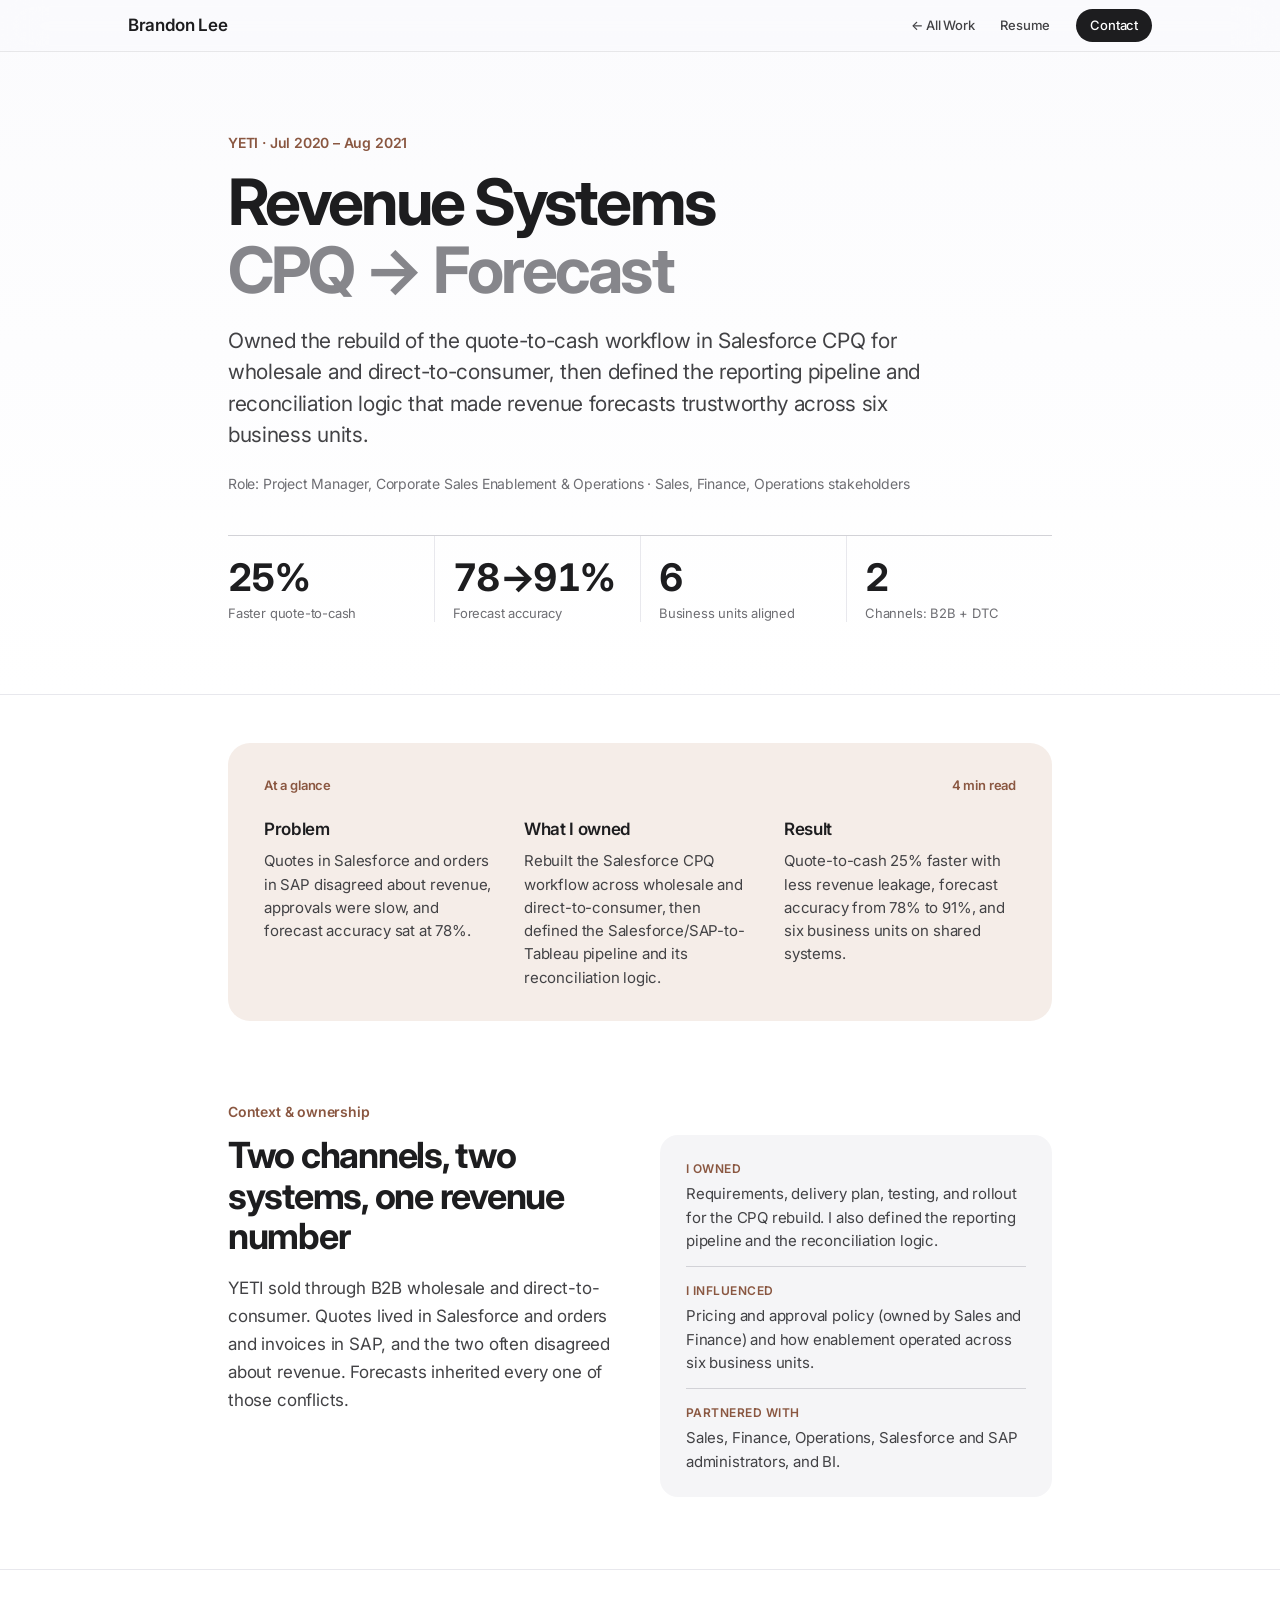
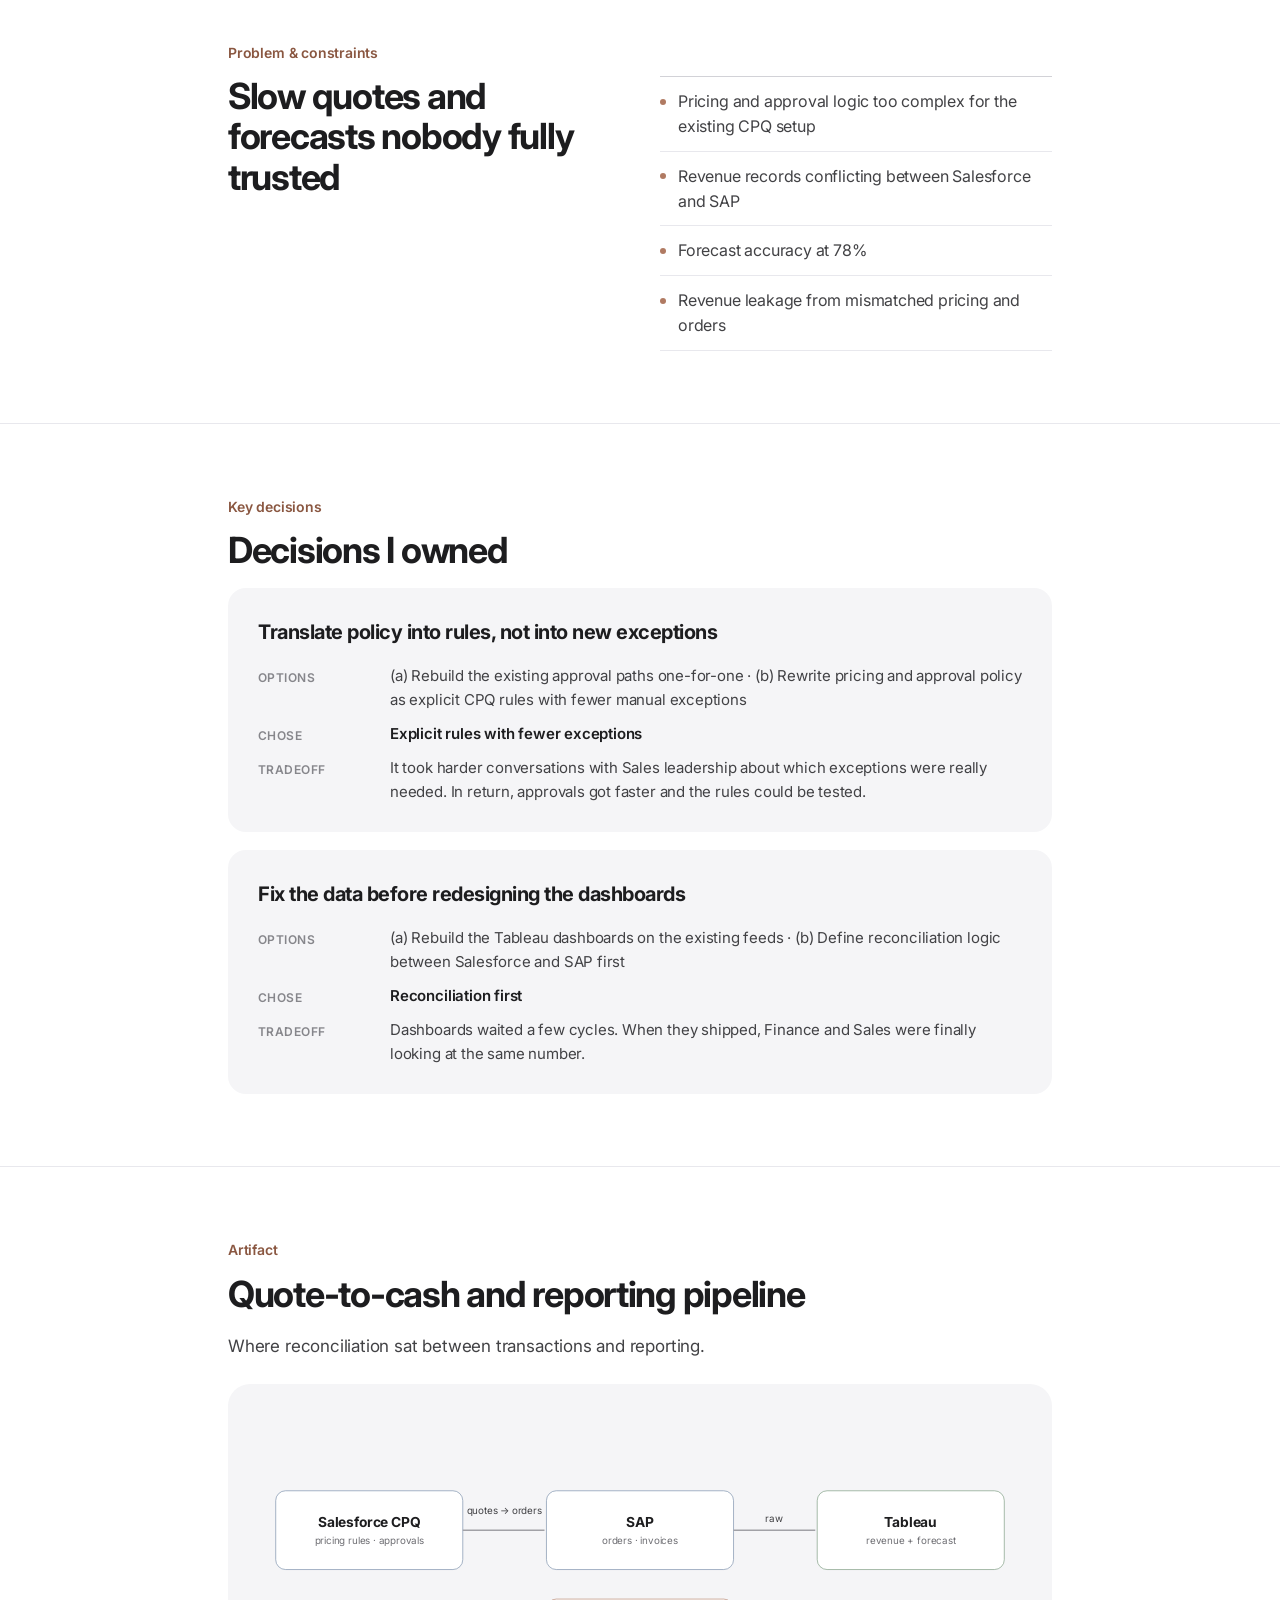
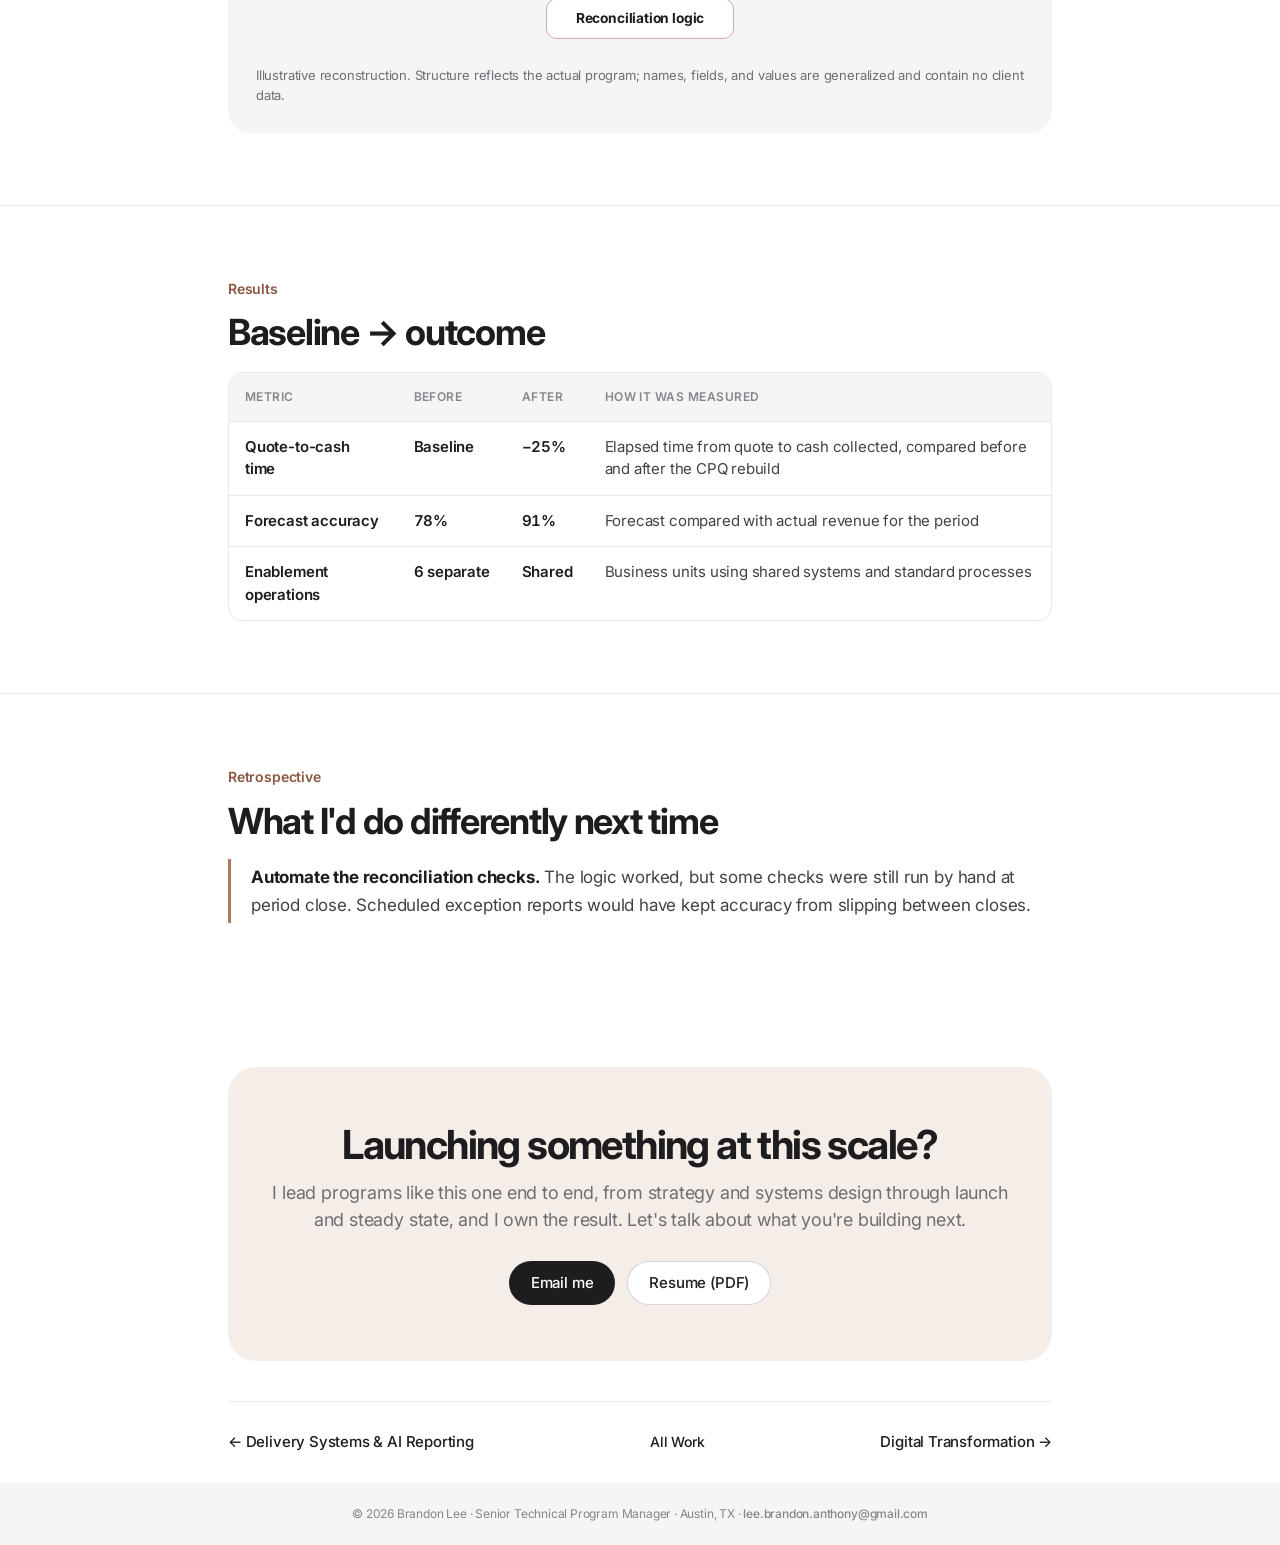
<file: revenue-systems.html>
<!DOCTYPE html>
<html lang="en">
<head>
<meta charset="UTF-8"/>
<meta name="viewport" content="width=device-width,initial-scale=1.0"/>
<title>Revenue Systems: CPQ to Forecast · Brandon Lee</title>
<meta name="description" content="Salesforce CPQ rebuild and a Salesforce/SAP-to-Tableau reporting pipeline that cut quote-to-cash time 25% and raised forecast accuracy from 78% to 91%."/>
<meta property="og:title" content="Revenue Systems: CPQ to Forecast · Brandon Lee"/>
<meta property="og:description" content="Salesforce CPQ rebuild and a Salesforce/SAP-to-Tableau reporting pipeline that cut quote-to-cash time 25% and raised forecast accuracy from 78% to 91%."/>
<meta property="og:type" content="website"/>
<meta property="og:image" content="https://portfolio-blee-pm.github.io/Portfolio/og.png"/>
<meta name="twitter:card" content="summary_large_image"/>
<link rel="icon" href="avatar.png"/>
<link rel="preconnect" href="https://fonts.googleapis.com"/>
<link rel="preconnect" href="https://fonts.gstatic.com" crossorigin/>
<link href="https://fonts.googleapis.com/css2?family=Inter:wght@400;500;600;700&display=swap" rel="stylesheet"/>
<link rel="stylesheet" href="assets/case.css?v=5"/>
<link rel="stylesheet" href="assets/motion.css?v=4"/>
<script>document.documentElement.classList.add("js")</script>
</head>
<body class="t-clay">
<nav>
  <a href="index.html" class="nav-logo">Brandon Lee</a>
  <div class="nav-right">
    <a href="index.html#work" class="nav-back">← All Work</a>
    <a href="PM_Brandon_Lee.pdf" target="_blank" rel="noopener" class="nav-back">Resume</a>
    <a href="index.html#contact" class="nav-cta">Contact</a>
  </div>
</nav>

<section class="page-hero">
  <div class="container">
    <div class="eyebrow">YETI · Jul 2020 – Aug 2021</div>
    <h1 class="page-title">Revenue Systems<br><span>CPQ → Forecast</span></h1>
    <p class="page-lead">Owned the rebuild of the quote-to-cash workflow in Salesforce CPQ for wholesale and direct-to-consumer, then defined the reporting pipeline and reconciliation logic that made revenue forecasts trustworthy across six business units.</p>
    <div class="meta">Role: Project Manager, Corporate Sales Enablement &amp; Operations · Sales, Finance, Operations stakeholders</div>
    <div class="hero-metrics"><div class="hm"><div class="hm-num">25<span>%</span></div><div class="hm-lbl">Faster quote-to-cash</div></div><div class="hm"><div class="hm-num">78→91<span>%</span></div><div class="hm-lbl">Forecast accuracy</div></div><div class="hm"><div class="hm-num">6</div><div class="hm-lbl">Business units aligned</div></div><div class="hm"><div class="hm-num">2</div><div class="hm-lbl">Channels: B2B + DTC</div></div></div>
  </div>
</section>

<section class="section fi glance-sec">
  <div class="container">
    <div class="glance">
      <div class="glance-head"><span>At a glance</span><span>4 min read</span></div>
      <div class="glance-grid">
        <div><div class="gk">Problem</div><div class="gv">Quotes in Salesforce and orders in SAP disagreed about revenue, approvals were slow, and forecast accuracy sat at 78%.</div></div>
        <div><div class="gk">What I owned</div><div class="gv">Rebuilt the Salesforce CPQ workflow across wholesale and direct-to-consumer, then defined the Salesforce/SAP-to-Tableau pipeline and its reconciliation logic.</div></div>
        <div><div class="gk">Result</div><div class="gv">Quote-to-cash 25% faster with less revenue leakage, forecast accuracy from 78% to 91%, and six business units on shared systems.</div></div>
      </div>
    </div>
  </div>
</section>

<section class="section fi">
  <div class="container">
    <div class="section-label">Context &amp; ownership</div>
    <div class="two-col"><div><h2 class="section-title">Two channels, two systems, one revenue number</h2><p class="body-text">YETI sold through B2B wholesale and direct-to-consumer. Quotes lived in Salesforce and orders and invoices in SAP, and the two often disagreed about revenue. Forecasts inherited every one of those conflicts.</p></div><div class="role-box"><div class="role-row"><div class="role-k">I owned</div><div class="role-v">Requirements, delivery plan, testing, and rollout for the CPQ rebuild. I also defined the reporting pipeline and the reconciliation logic.</div></div><div class="role-row"><div class="role-k">I influenced</div><div class="role-v">Pricing and approval policy (owned by Sales and Finance) and how enablement operated across six business units.</div></div><div class="role-row"><div class="role-k">Partnered with</div><div class="role-v">Sales, Finance, Operations, Salesforce and SAP administrators, and BI.</div></div></div></div>
  </div>
</section>

<section class="section fi">
  <div class="container">
    <div class="section-label">Problem &amp; constraints</div>
    <div class="two-col"><div><h2 class="section-title">Slow quotes and forecasts nobody fully trusted</h2></div><div class="outcome-list" style="margin-top:0"><div class="outcome-item">Pricing and approval logic too complex for the existing CPQ setup</div><div class="outcome-item">Revenue records conflicting between Salesforce and SAP</div><div class="outcome-item">Forecast accuracy at 78%</div><div class="outcome-item">Revenue leakage from mismatched pricing and orders</div></div></div>
  </div>
</section>

<section class="section fi">
  <div class="container">
    <div class="section-label">Key decisions</div>
    <h2 class="section-title">Decisions I owned</h2><div class="decision"><h3>Translate policy into rules, not into new exceptions</h3><div class="dgrid"><div class="dk">Options</div><div class="dv">(a) Rebuild the existing approval paths one-for-one · (b) Rewrite pricing and approval policy as explicit CPQ rules with fewer manual exceptions</div><div class="dk">Chose</div><div class="dv"><strong>Explicit rules with fewer exceptions</strong></div><div class="dk">Tradeoff</div><div class="dv">It took harder conversations with Sales leadership about which exceptions were really needed. In return, approvals got faster and the rules could be tested.</div></div></div><div class="decision"><h3>Fix the data before redesigning the dashboards</h3><div class="dgrid"><div class="dk">Options</div><div class="dv">(a) Rebuild the Tableau dashboards on the existing feeds · (b) Define reconciliation logic between Salesforce and SAP first</div><div class="dk">Chose</div><div class="dv"><strong>Reconciliation first</strong></div><div class="dk">Tradeoff</div><div class="dv">Dashboards waited a few cycles. When they shipped, Finance and Sales were finally looking at the same number.</div></div></div>
  </div>
</section>

<section class="section fi">
  <div class="container">
    <div class="section-label">Artifact</div>
    <h2 class="section-title">Quote-to-cash and reporting pipeline</h2><p class="body-text">Where reconciliation sat between transactions and reporting.</p><figure class="artifact"><svg viewBox="0 0 780 240" role="img" aria-label="Quote-to-cash and revenue reporting pipeline" xmlns="http://www.w3.org/2000/svg"><defs><marker id="ah" viewBox="0 0 10 10" refX="9" refY="5" markerWidth="7" markerHeight="7" orient="auto-start-reverse"><path d="M0,0 L10,5 L0,10 z" fill="#1d1d1f"/></marker><marker id="ahs" viewBox="0 0 10 10" refX="9" refY="5" markerWidth="7" markerHeight="7" orient="auto-start-reverse"><path d="M0,0 L10,5 L0,10 z" fill="#1d1d1f"/></marker></defs><rect x="20" y="80" width="190" height="80" rx="10" fill="#ffffff" stroke="#6a82a0" stroke-opacity=".6"/><text x="115.0" y="113.0" text-anchor="middle" dominant-baseline="middle" fill="#1d1d1f" font-family="-apple-system,BlinkMacSystemFont,Inter,sans-serif" font-size="14" font-weight="700">Salesforce CPQ</text><text x="115.0" y="131.0" text-anchor="middle" dominant-baseline="middle" fill="#6e6e73" font-family="-apple-system,BlinkMacSystemFont,Inter,sans-serif" font-size="10">pricing rules · approvals</text><rect x="295" y="80" width="190" height="80" rx="10" fill="#ffffff" stroke="#6a82a0" stroke-opacity=".6"/><text x="390.0" y="113.0" text-anchor="middle" dominant-baseline="middle" fill="#1d1d1f" font-family="-apple-system,BlinkMacSystemFont,Inter,sans-serif" font-size="14" font-weight="700">SAP</text><text x="390.0" y="131.0" text-anchor="middle" dominant-baseline="middle" fill="#6e6e73" font-family="-apple-system,BlinkMacSystemFont,Inter,sans-serif" font-size="10">orders · invoices</text><rect x="570" y="80" width="190" height="80" rx="10" fill="#ffffff" stroke="#6b8f71" stroke-opacity=".6"/><text x="665.0" y="113.0" text-anchor="middle" dominant-baseline="middle" fill="#1d1d1f" font-family="-apple-system,BlinkMacSystemFont,Inter,sans-serif" font-size="14" font-weight="700">Tableau</text><text x="665.0" y="131.0" text-anchor="middle" dominant-baseline="middle" fill="#6e6e73" font-family="-apple-system,BlinkMacSystemFont,Inter,sans-serif" font-size="10">revenue + forecast</text><line x1="210" y1="120" x2="293" y2="120" stroke="#a1a1a6" stroke-width="1.5" marker-end="url(#ah)"/><text x="252" y="104" text-anchor="middle" fill="#424245" font-family="-apple-system,BlinkMacSystemFont,Inter,sans-serif" font-size="10">quotes → orders</text><line x1="485" y1="120" x2="568" y2="120" stroke="#a1a1a6" stroke-width="1.5" marker-end="url(#ah)"/><text x="526" y="112" text-anchor="middle" fill="#424245" font-family="-apple-system,BlinkMacSystemFont,Inter,sans-serif" font-size="10">raw</text><rect x="295" y="190" width="190" height="40" rx="10" fill="#ffffff" stroke="#b07a62" stroke-opacity=".6"/><text x="390.0" y="210.0" text-anchor="middle" dominant-baseline="middle" fill="#1d1d1f" font-family="-apple-system,BlinkMacSystemFont,Inter,sans-serif" font-size="14" font-weight="700">Reconciliation logic</text><line x1="390" y1="160" x2="390" y2="188" stroke="#a1a1a6" stroke-width="1.5" marker-end="url(#ah)"/><line x1="485" y1="210" x2="600" y2="162" stroke="#a1a1a6" stroke-width="1.5" marker-end="url(#ah)"/><text x="560" y="205" text-anchor="middle" fill="#424245" font-family="-apple-system,BlinkMacSystemFont,Inter,sans-serif" font-size="10">trusted records</text><text x="390" y="40" text-anchor="middle" fill="#6e6e73" font-family="-apple-system,BlinkMacSystemFont,Inter,sans-serif" font-size="10">B2B wholesale + direct-to-consumer · 6 business units</text></svg><figcaption>Illustrative reconstruction. Structure reflects the actual program; names, fields, and values are generalized and contain no client data.</figcaption></figure>
  </div>
</section>

<section class="section fi">
  <div class="container">
    <div class="section-label">Results</div>
    <h2 class="section-title">Baseline → outcome</h2><div class="tbl-wrap"><table class="tbl"><thead><tr><th>Metric</th><th>Before</th><th>After</th><th>How it was measured</th></tr></thead><tbody><tr><td>Quote-to-cash time</td><td class="num">Baseline</td><td class="num">−25%</td><td>Elapsed time from quote to cash collected, compared before and after the CPQ rebuild</td></tr><tr><td>Forecast accuracy</td><td class="num">78%</td><td class="num">91%</td><td>Forecast compared with actual revenue for the period</td></tr><tr><td>Enablement operations</td><td class="num">6 separate</td><td class="num">Shared</td><td>Business units using shared systems and standard processes</td></tr></tbody></table></div>
  </div>
</section>

<section class="section fi">
  <div class="container">
    <div class="section-label">Retrospective</div>
    <h2 class="section-title">What I'd do differently next time</h2><div class="lesson"><p><strong>Automate the reconciliation checks.</strong> The logic worked, but some checks were still run by hand at period close. Scheduled exception reports would have kept accuracy from slipping between closes.</p></div>
  </div>
</section>

<div class="container">
  <div class="cta-section fi">
    <h2 class="cta-title">Launching something at this scale?</h2>
    <p class="cta-sub">I lead programs like this one end to end, from strategy and systems design through launch and steady state, and I own the result. Let's talk about what you're building next.</p>
    <div class="cta-btns">
      <a href="mailto:lee.brandon.anthony@gmail.com" class="btn-primary">Email me</a>
      <a href="PM_Brandon_Lee.pdf" target="_blank" rel="noopener" class="btn-ghost">Resume (PDF)</a>
    </div>
  </div>
  <div class="page-nav">
    <a href="ai-automation.html" class="pn-link">← Delivery Systems & AI Reporting</a>
    <div class="pn-center"><a href="index.html#work">All Work</a></div>
    <a href="transformation.html" class="pn-link">Digital Transformation →</a>
  </div>
</div>
<footer><p>© 2026 Brandon Lee · Senior Technical Program Manager · Austin, TX · <a href="mailto:lee.brandon.anthony@gmail.com" style="color:inherit">lee.brandon.anthony@gmail.com</a></p></footer>
<script src="assets/motion.js?v=4" defer></script>
</body>
</html>
</file>
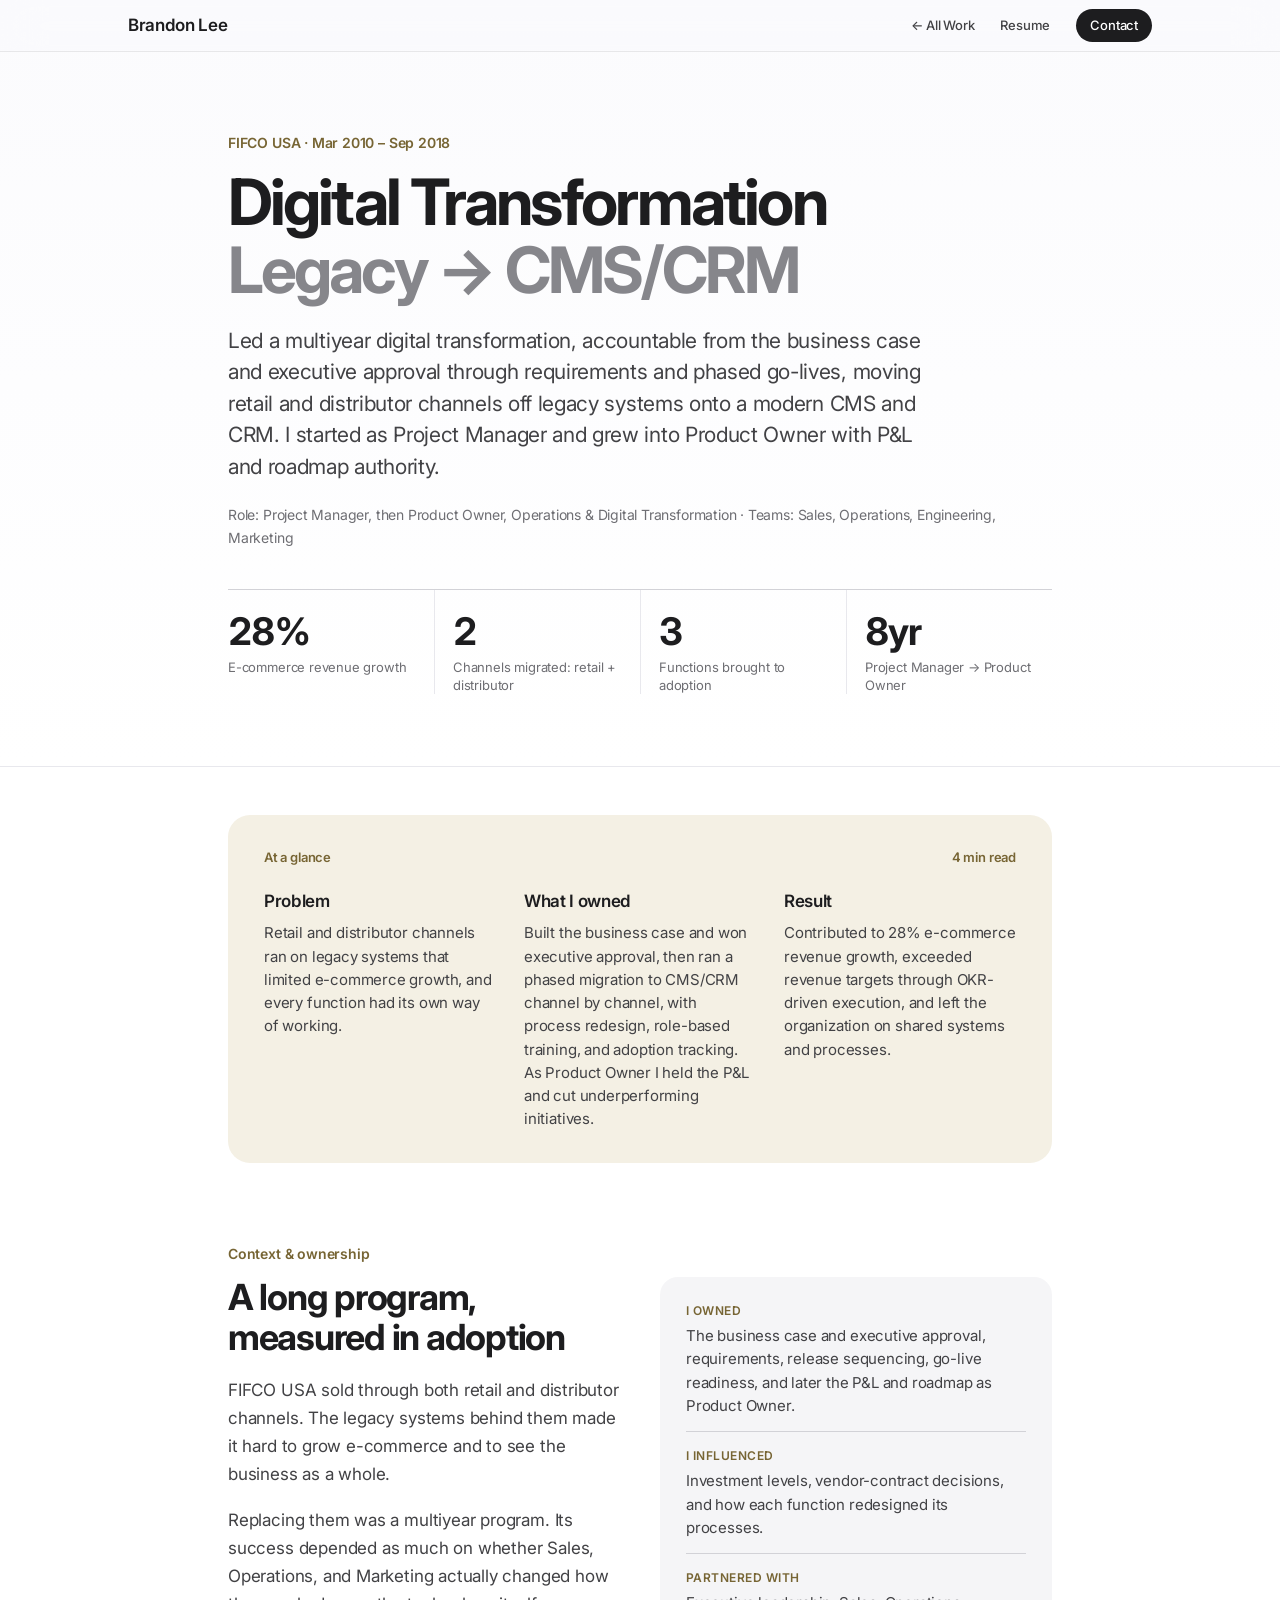
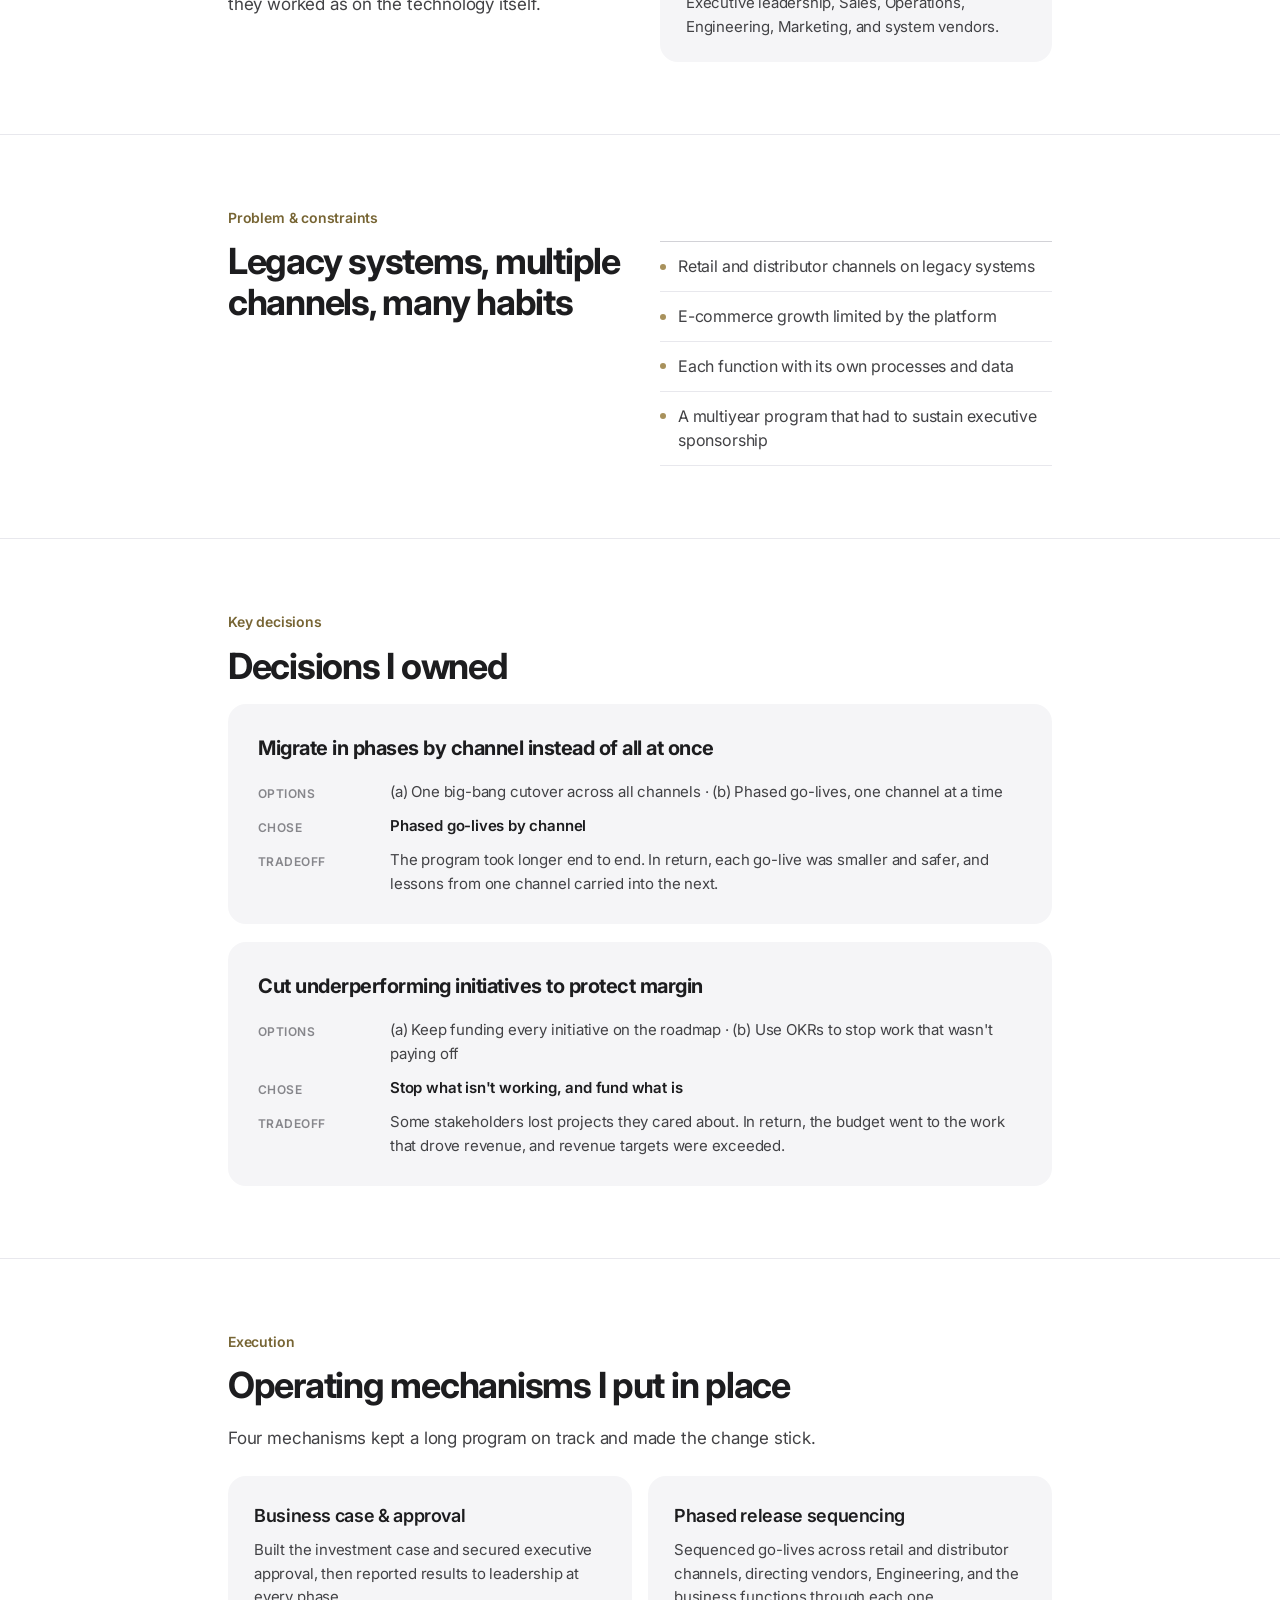
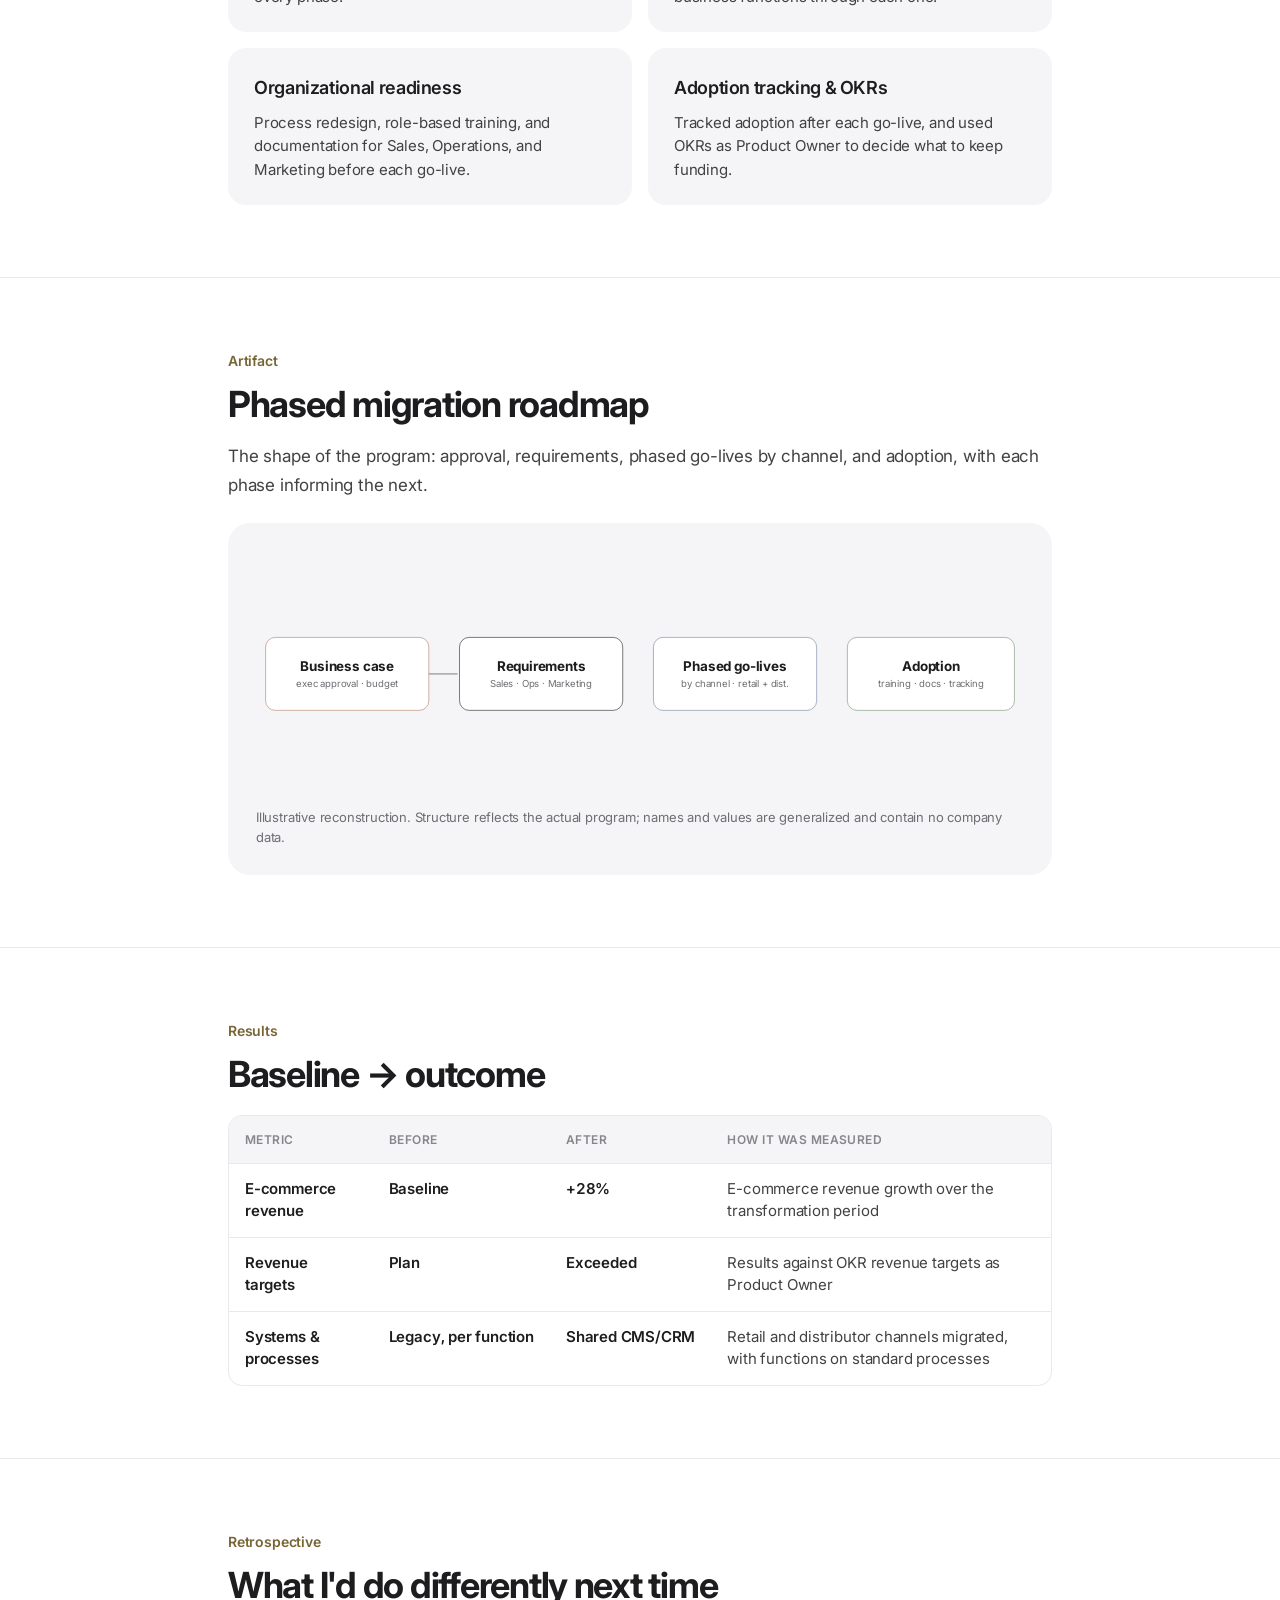
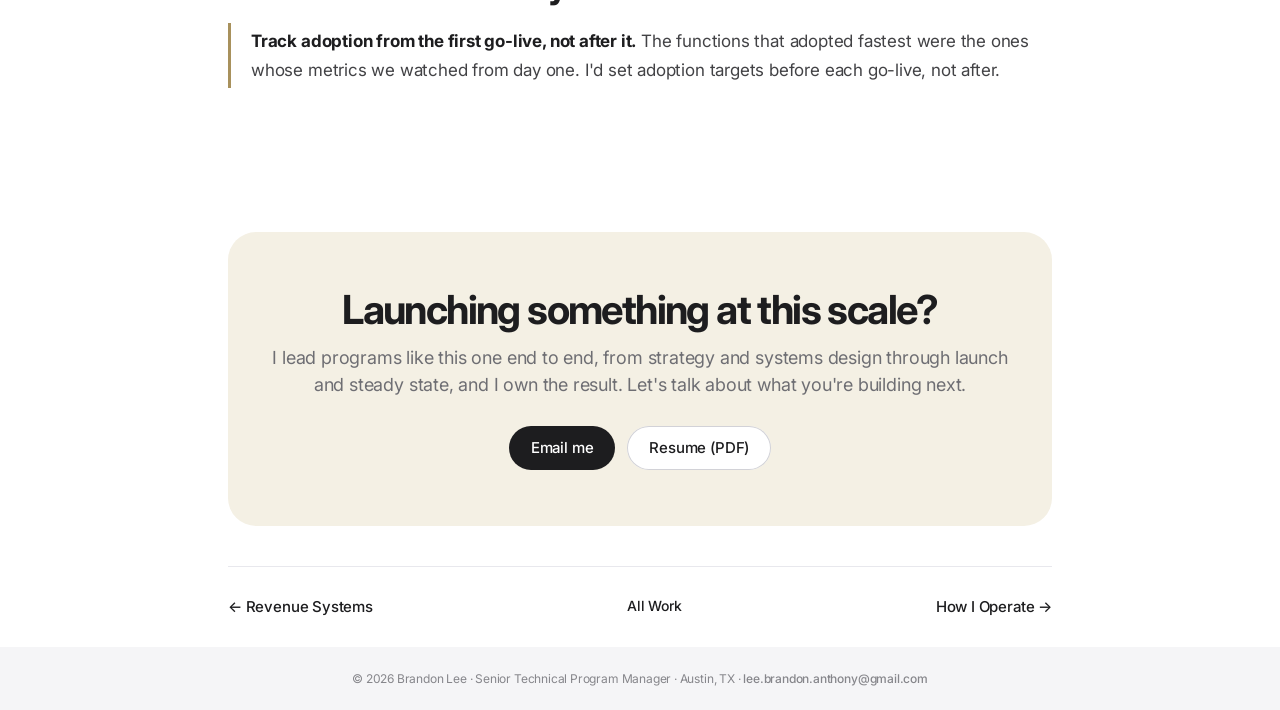
<file: transformation.html>
<!DOCTYPE html>
<html lang="en">
<head>
<meta charset="UTF-8"/>
<meta name="viewport" content="width=device-width,initial-scale=1.0"/>
<title>Digital Transformation: Legacy → CMS/CRM · Brandon Lee</title>
<meta name="description" content="A multiyear digital transformation at FIFCO USA: phased legacy-to-CMS/CRM migration across retail and distributor channels, with P&L ownership as Product Owner and 28% e-commerce revenue growth."/>
<meta property="og:title" content="Digital Transformation: Legacy → CMS/CRM · Brandon Lee"/>
<meta property="og:description" content="A multiyear digital transformation at FIFCO USA: phased legacy-to-CMS/CRM migration across retail and distributor channels, with P&L ownership as Product Owner and 28% e-commerce revenue growth."/>
<meta property="og:type" content="website"/>
<meta property="og:image" content="https://portfolio-blee-pm.github.io/Portfolio/og.png"/>
<meta name="twitter:card" content="summary_large_image"/>
<link rel="icon" href="avatar.png"/>
<link rel="preconnect" href="https://fonts.googleapis.com"/>
<link rel="preconnect" href="https://fonts.gstatic.com" crossorigin/>
<link href="https://fonts.googleapis.com/css2?family=Inter:wght@400;500;600;700&display=swap" rel="stylesheet"/>
<link rel="stylesheet" href="assets/case.css?v=5"/>
<link rel="stylesheet" href="assets/motion.css?v=4"/>
<script>document.documentElement.classList.add("js")</script>
</head>
<body class="t-sand">
<nav>
  <a href="index.html" class="nav-logo">Brandon Lee</a>
  <div class="nav-right">
    <a href="index.html#work" class="nav-back">← All Work</a>
    <a href="PM_Brandon_Lee.pdf" target="_blank" rel="noopener" class="nav-back">Resume</a>
    <a href="index.html#contact" class="nav-cta">Contact</a>
  </div>
</nav>

<section class="page-hero">
  <div class="container">
    <div class="eyebrow">FIFCO USA · Mar 2010 – Sep 2018</div>
    <h1 class="page-title">Digital Transformation<br><span>Legacy → CMS/CRM</span></h1>
    <p class="page-lead">Led a multiyear digital transformation, accountable from the business case and executive approval through requirements and phased go-lives, moving retail and distributor channels off legacy systems onto a modern CMS and CRM. I started as Project Manager and grew into Product Owner with P&amp;L and roadmap authority.</p>
    <div class="meta">Role: Project Manager, then Product Owner, Operations &amp; Digital Transformation · Teams: Sales, Operations, Engineering, Marketing</div>
    <div class="hero-metrics"><div class="hm"><div class="hm-num">28<span>%</span></div><div class="hm-lbl">E-commerce revenue growth</div></div><div class="hm"><div class="hm-num">2</div><div class="hm-lbl">Channels migrated: retail + distributor</div></div><div class="hm"><div class="hm-num">3</div><div class="hm-lbl">Functions brought to adoption</div></div><div class="hm"><div class="hm-num">8<span>yr</span></div><div class="hm-lbl">Project Manager → Product Owner</div></div></div>
  </div>
</section>

<section class="section fi glance-sec">
  <div class="container">
    <div class="glance">
      <div class="glance-head"><span>At a glance</span><span>4 min read</span></div>
      <div class="glance-grid">
        <div><div class="gk">Problem</div><div class="gv">Retail and distributor channels ran on legacy systems that limited e-commerce growth, and every function had its own way of working.</div></div>
        <div><div class="gk">What I owned</div><div class="gv">Built the business case and won executive approval, then ran a phased migration to CMS/CRM channel by channel, with process redesign, role-based training, and adoption tracking. As Product Owner I held the P&amp;L and cut underperforming initiatives.</div></div>
        <div><div class="gk">Result</div><div class="gv">Contributed to 28% e-commerce revenue growth, exceeded revenue targets through OKR-driven execution, and left the organization on shared systems and processes.</div></div>
      </div>
    </div>
  </div>
</section>

<section class="section fi">
  <div class="container">
    <div class="section-label">Context &amp; ownership</div>
    <div class="two-col"><div><h2 class="section-title">A long program, measured in adoption</h2><p class="body-text">FIFCO USA sold through both retail and distributor channels. The legacy systems behind them made it hard to grow e-commerce and to see the business as a whole.</p><p class="body-text">Replacing them was a multiyear program. Its success depended as much on whether Sales, Operations, and Marketing actually changed how they worked as on the technology itself.</p></div><div class="role-box"><div class="role-row"><div class="role-k">I owned</div><div class="role-v">The business case and executive approval, requirements, release sequencing, go-live readiness, and later the P&amp;L and roadmap as Product Owner.</div></div><div class="role-row"><div class="role-k">I influenced</div><div class="role-v">Investment levels, vendor-contract decisions, and how each function redesigned its processes.</div></div><div class="role-row"><div class="role-k">Partnered with</div><div class="role-v">Executive leadership, Sales, Operations, Engineering, Marketing, and system vendors.</div></div></div></div>
  </div>
</section>

<section class="section fi">
  <div class="container">
    <div class="section-label">Problem &amp; constraints</div>
    <div class="two-col"><div><h2 class="section-title">Legacy systems, multiple channels, many habits</h2></div><div class="outcome-list" style="margin-top:0"><div class="outcome-item">Retail and distributor channels on legacy systems</div><div class="outcome-item">E-commerce growth limited by the platform</div><div class="outcome-item">Each function with its own processes and data</div><div class="outcome-item">A multiyear program that had to sustain executive sponsorship</div></div></div>
  </div>
</section>

<section class="section fi">
  <div class="container">
    <div class="section-label">Key decisions</div>
    <h2 class="section-title">Decisions I owned</h2><div class="decision"><h3>Migrate in phases by channel instead of all at once</h3><div class="dgrid"><div class="dk">Options</div><div class="dv">(a) One big-bang cutover across all channels · (b) Phased go-lives, one channel at a time</div><div class="dk">Chose</div><div class="dv"><strong>Phased go-lives by channel</strong></div><div class="dk">Tradeoff</div><div class="dv">The program took longer end to end. In return, each go-live was smaller and safer, and lessons from one channel carried into the next.</div></div></div><div class="decision"><h3>Cut underperforming initiatives to protect margin</h3><div class="dgrid"><div class="dk">Options</div><div class="dv">(a) Keep funding every initiative on the roadmap · (b) Use OKRs to stop work that wasn't paying off</div><div class="dk">Chose</div><div class="dv"><strong>Stop what isn't working, and fund what is</strong></div><div class="dk">Tradeoff</div><div class="dv">Some stakeholders lost projects they cared about. In return, the budget went to the work that drove revenue, and revenue targets were exceeded.</div></div></div>
  </div>
</section>

<section class="section fi">
  <div class="container">
    <div class="section-label">Execution</div>
    <h2 class="section-title">Operating mechanisms I put in place</h2><p class="body-text">Four mechanisms kept a long program on track and made the change stick.</p><div class="mech"><div class="pillar"><div class="pillar-title">Business case &amp; approval</div><div class="pillar-text">Built the investment case and secured executive approval, then reported results to leadership at every phase.</div></div><div class="pillar"><div class="pillar-title">Phased release sequencing</div><div class="pillar-text">Sequenced go-lives across retail and distributor channels, directing vendors, Engineering, and the business functions through each one.</div></div><div class="pillar"><div class="pillar-title">Organizational readiness</div><div class="pillar-text">Process redesign, role-based training, and documentation for Sales, Operations, and Marketing before each go-live.</div></div><div class="pillar"><div class="pillar-title">Adoption tracking &amp; OKRs</div><div class="pillar-text">Tracked adoption after each go-live, and used OKRs as Product Owner to decide what to keep funding.</div></div></div>
  </div>
</section>

<section class="section fi">
  <div class="container">
    <div class="section-label">Artifact</div>
    <h2 class="section-title">Phased migration roadmap</h2><p class="body-text">The shape of the program: approval, requirements, phased go-lives by channel, and adoption, with each phase informing the next.</p><figure class="artifact"><svg viewBox="0 0 800 250" role="img" aria-label="Phased legacy-to-CMS/CRM migration roadmap" xmlns="http://www.w3.org/2000/svg"><defs><marker id="ah" viewBox="0 0 10 10" refX="9" refY="5" markerWidth="7" markerHeight="7" orient="auto-start-reverse"><path d="M0,0 L10,5 L0,10 z" fill="#1d1d1f"/></marker><marker id="ahs" viewBox="0 0 10 10" refX="9" refY="5" markerWidth="7" markerHeight="7" orient="auto-start-reverse"><path d="M0,0 L10,5 L0,10 z" fill="#1d1d1f"/></marker></defs><rect x="10" y="90" width="170" height="76" rx="10" fill="#ffffff" stroke="#b07a62" stroke-opacity=".6"/><text x="95.0" y="121.0" text-anchor="middle" dominant-baseline="middle" fill="#1d1d1f" font-family="-apple-system,BlinkMacSystemFont,Inter,sans-serif" font-size="14" font-weight="700">Business case</text><text x="95.0" y="139.0" text-anchor="middle" dominant-baseline="middle" fill="#6e6e73" font-family="-apple-system,BlinkMacSystemFont,Inter,sans-serif" font-size="10">exec approval · budget</text><rect x="212" y="90" width="170" height="76" rx="10" fill="#ffffff" stroke="#1d1d1f" stroke-opacity=".6"/><text x="297.0" y="121.0" text-anchor="middle" dominant-baseline="middle" fill="#1d1d1f" font-family="-apple-system,BlinkMacSystemFont,Inter,sans-serif" font-size="14" font-weight="700">Requirements</text><text x="297.0" y="139.0" text-anchor="middle" dominant-baseline="middle" fill="#6e6e73" font-family="-apple-system,BlinkMacSystemFont,Inter,sans-serif" font-size="10">Sales · Ops · Marketing</text><rect x="414" y="90" width="170" height="76" rx="10" fill="#ffffff" stroke="#6a82a0" stroke-opacity=".6"/><text x="499.0" y="121.0" text-anchor="middle" dominant-baseline="middle" fill="#1d1d1f" font-family="-apple-system,BlinkMacSystemFont,Inter,sans-serif" font-size="14" font-weight="700">Phased go-lives</text><text x="499.0" y="139.0" text-anchor="middle" dominant-baseline="middle" fill="#6e6e73" font-family="-apple-system,BlinkMacSystemFont,Inter,sans-serif" font-size="10">by channel · retail + dist.</text><rect x="616" y="90" width="174" height="76" rx="10" fill="#ffffff" stroke="#6b8f71" stroke-opacity=".6"/><text x="703.0" y="121.0" text-anchor="middle" dominant-baseline="middle" fill="#1d1d1f" font-family="-apple-system,BlinkMacSystemFont,Inter,sans-serif" font-size="14" font-weight="700">Adoption</text><text x="703.0" y="139.0" text-anchor="middle" dominant-baseline="middle" fill="#6e6e73" font-family="-apple-system,BlinkMacSystemFont,Inter,sans-serif" font-size="10">training · docs · tracking</text><line x1="180" y1="128" x2="210" y2="128" stroke="#a1a1a6" stroke-width="1.5" marker-end="url(#ah)"/><line x1="382" y1="128" x2="412" y2="128" stroke="#a1a1a6" stroke-width="1.5" marker-end="url(#ah)"/><line x1="584" y1="128" x2="614" y2="128" stroke="#a1a1a6" stroke-width="1.5" marker-end="url(#ah)"/><text x="400" y="48" text-anchor="middle" fill="#6e6e73" font-family="-apple-system,BlinkMacSystemFont,Inter,sans-serif" font-size="11">Legacy systems → CMS/CRM · one channel at a time, each with its own go-live gate</text><path d="M703 166 C703 225, 297 225, 297 168" fill="none" stroke="#a1a1a6" stroke-width="1.5" stroke-dasharray="4 4" marker-end="url(#ah)"/><text x="500" y="238" text-anchor="middle" fill="#424245" font-family="-apple-system,BlinkMacSystemFont,Inter,sans-serif" font-size="11">lessons from each go-live fed the next phase</text></svg><figcaption>Illustrative reconstruction. Structure reflects the actual program; names and values are generalized and contain no company data.</figcaption></figure>
  </div>
</section>

<section class="section fi">
  <div class="container">
    <div class="section-label">Results</div>
    <h2 class="section-title">Baseline → outcome</h2><div class="tbl-wrap"><table class="tbl"><thead><tr><th>Metric</th><th>Before</th><th>After</th><th>How it was measured</th></tr></thead><tbody><tr><td>E-commerce revenue</td><td class="num">Baseline</td><td class="num">+28%</td><td>E-commerce revenue growth over the transformation period</td></tr><tr><td>Revenue targets</td><td class="num">Plan</td><td class="num">Exceeded</td><td>Results against OKR revenue targets as Product Owner</td></tr><tr><td>Systems &amp; processes</td><td class="num">Legacy, per function</td><td class="num">Shared CMS/CRM</td><td>Retail and distributor channels migrated, with functions on standard processes</td></tr></tbody></table></div>
  </div>
</section>

<section class="section fi">
  <div class="container">
    <div class="section-label">Retrospective</div>
    <h2 class="section-title">What I'd do differently next time</h2><div class="lesson"><p><strong>Track adoption from the first go-live, not after it.</strong> The functions that adopted fastest were the ones whose metrics we watched from day one. I'd set adoption targets before each go-live, not after.</p></div>
  </div>
</section>

<div class="container">
  <div class="cta-section fi">
    <h2 class="cta-title">Launching something at this scale?</h2>
    <p class="cta-sub">I lead programs like this one end to end, from strategy and systems design through launch and steady state, and I own the result. Let's talk about what you're building next.</p>
    <div class="cta-btns">
      <a href="mailto:lee.brandon.anthony@gmail.com" class="btn-primary">Email me</a>
      <a href="PM_Brandon_Lee.pdf" target="_blank" rel="noopener" class="btn-ghost">Resume (PDF)</a>
    </div>
  </div>
  <div class="page-nav">
    <a href="revenue-systems.html" class="pn-link">← Revenue Systems</a>
    <div class="pn-center"><a href="index.html#work">All Work</a></div>
    <a href="pmo.html" class="pn-link">How I Operate →</a>
  </div>
</div>
<footer><p>© 2026 Brandon Lee · Senior Technical Program Manager · Austin, TX · <a href="mailto:lee.brandon.anthony@gmail.com" style="color:inherit">lee.brandon.anthony@gmail.com</a></p></footer>
<script src="assets/motion.js?v=4" defer></script>
</body>
</html>
</file>
<file: assets/home.css>
/* Brandon Lee · Portfolio — light, minimal design system */
*,*::before,*::after{box-sizing:border-box;margin:0;padding:0}
:root{
  --bg:#ffffff;
  --bg-alt:#f5f5f7;
  --ink:#1d1d1f;
  --ink-2:#424245;
  --muted:#6e6e73;
  --faint:#86868b;
  --line:#d2d2d7;
  --line-soft:#e8e8ed;
  --blue:#0071e3;
  --blue-hover:#0077ed;
  --radius:22px;
  --shadow:0 1px 2px rgba(0,0,0,.04),0 4px 16px rgba(0,0,0,.04);
  --shadow-hover:0 2px 6px rgba(0,0,0,.05),0 18px 44px rgba(0,0,0,.09);
  --font:-apple-system,BlinkMacSystemFont,"SF Pro Display","SF Pro Text","Inter","Helvetica Neue",Arial,sans-serif;
  --ease:cubic-bezier(.22,1,.36,1);
}
html{scroll-behavior:smooth;-webkit-text-size-adjust:100%}
body{background:var(--bg);color:var(--ink);font-family:var(--font);font-size:17px;line-height:1.53;letter-spacing:-.011em;-webkit-font-smoothing:antialiased;-moz-osx-font-smoothing:grayscale;overflow-x:hidden}
a{color:inherit;text-decoration:none}
img{display:block;max-width:100%}
ul{list-style:none}
.wrap{max-width:1080px;margin:0 auto;padding:0 28px}
.muted{color:var(--faint)}

/* ── NAV ── */
.nav{position:fixed;top:0;left:0;right:0;z-index:100;background:rgba(251,251,253,.8);backdrop-filter:saturate(180%) blur(20px);-webkit-backdrop-filter:saturate(180%) blur(20px);border-bottom:1px solid transparent;transition:border-color .3s}
.nav.scrolled{border-bottom-color:rgba(0,0,0,.08)}
.nav-inner{max-width:1080px;margin:0 auto;padding:0 28px;height:52px;display:flex;align-items:center;justify-content:space-between}
.nav-logo{font-size:17px;font-weight:600;letter-spacing:-.02em}
.nav-links{display:flex;align-items:center;gap:28px}
.nav-links a{font-size:13px;color:var(--ink-2);transition:color .2s}
.nav-links a:hover{color:var(--ink)}
.nav-links .nav-cta{background:var(--ink);color:#fff;padding:6px 14px;border-radius:980px;font-weight:500}
.nav-links .nav-cta:hover{color:#fff;background:#000}

/* ── TYPE ── */
.eyebrow{font-size:14px;font-weight:600;color:var(--faint);letter-spacing:0;margin-bottom:12px}
.h2{font-size:clamp(34px,5vw,56px);line-height:1.07;font-weight:700;letter-spacing:-.035em;margin-bottom:20px}
.intro{font-size:clamp(17px,1.6vw,21px);line-height:1.45;color:var(--muted);max-width:680px;margin-bottom:56px;letter-spacing:-.015em}

/* ── BUTTONS / LINKS ── */
.btn{display:inline-flex;align-items:center;justify-content:center;height:44px;padding:0 22px;border-radius:980px;font-size:15px;font-weight:500;transition:background .2s,color .2s,border-color .2s,transform .2s}
.btn:active{transform:scale(.98)}
.btn-dark{background:var(--ink);color:#fff}
.btn-dark:hover{background:#000}
.btn-light{background:transparent;color:var(--ink);box-shadow:inset 0 0 0 1px var(--line)}
.btn-light:hover{box-shadow:inset 0 0 0 1px var(--ink)}
.link{color:var(--ink);font-size:17px;font-weight:500;display:inline-flex;align-items:center;gap:4px;text-decoration:underline;text-decoration-color:transparent;text-underline-offset:4px;transition:text-decoration-color .2s}
.link span{transition:transform .25s var(--ease)}
.link:hover,a:hover>.link{text-decoration-color:currentColor}
.link:hover span,a:hover>.link span{transform:translateX(3px)}
.link-lg{font-size:19px;margin-top:40px}

/* ── HERO ── */
.hero{padding:148px 0 96px;background:linear-gradient(180deg,#fbfbfd 0%,#ffffff 100%)}
.hero-grid{display:grid;grid-template-columns:minmax(0,1fr) 340px;gap:72px;align-items:center}
.hero-title{font-size:clamp(56px,9vw,112px);line-height:.98;font-weight:700;letter-spacing:-.05em;margin-bottom:24px}
.hero-lede{font-size:clamp(24px,3vw,34px);line-height:1.18;font-weight:600;letter-spacing:-.03em;color:var(--ink);max-width:640px;margin-bottom:20px}
.hero-sub{font-size:clamp(17px,1.5vw,19px);line-height:1.55;color:var(--muted);max-width:600px;margin-bottom:36px}
.hero-btns{display:flex;flex-wrap:wrap;align-items:center;gap:14px 18px}
.hero-btns .link{margin-left:6px}

.profile{background:var(--bg-alt);border-radius:28px;padding:36px 30px 28px;text-align:center}
.profile-photo{width:120px;height:120px;border-radius:50%;object-fit:cover;object-position:center 15%;margin:0 auto 18px}
.profile-name{font-size:21px;font-weight:600;letter-spacing:-.02em}
.profile-role{font-size:14px;color:var(--muted);margin-bottom:22px}
.profile-list{text-align:left;border-top:1px solid var(--line)}
.profile-list>div{display:grid;grid-template-columns:84px 1fr;gap:12px;padding:11px 0;border-bottom:1px solid var(--line)}
.profile-list>div:last-child{border-bottom:none;padding-bottom:0}
.profile-list dt{font-size:12px;font-weight:600;color:var(--faint);text-transform:uppercase;letter-spacing:.04em;padding-top:2px}
.profile-list dd{font-size:14px;color:var(--ink);line-height:1.4}

.stats{display:grid;grid-template-columns:repeat(4,1fr);margin-top:88px;border-top:1px solid var(--line)}
.stat{padding:28px 24px 0 0}
.stat+.stat{padding-left:24px;border-left:1px solid var(--line-soft)}
.stat-num{font-size:clamp(36px,4.4vw,52px);font-weight:700;letter-spacing:-.045em;line-height:1;margin-bottom:10px;font-variant-numeric:tabular-nums}
.stat-lbl{font-size:14px;color:var(--muted);line-height:1.4;max-width:210px}

/* ── SECTIONS ── */
.section{padding:120px 0}
.section-alt{background:var(--bg-alt)}

/* ── LEADERSHIP PILLARS ── */
.pillars{display:grid;grid-template-columns:repeat(2,1fr);gap:20px}
.pillar{background:#fff;border-radius:var(--radius);padding:40px 40px 36px;display:flex;flex-direction:column;transition:transform .45s var(--ease),box-shadow .45s var(--ease)}
.pillar:hover{transform:translateY(-4px);box-shadow:var(--shadow-hover)}
.pillar-icon{width:44px;height:44px;border-radius:12px;background:var(--bg-alt);display:flex;align-items:center;justify-content:center;margin-bottom:22px}
.pillar-icon svg{width:22px;height:22px;fill:none;stroke:var(--ink);stroke-width:1.6;stroke-linecap:round;stroke-linejoin:round}
.pillar h3{font-size:28px;font-weight:700;letter-spacing:-.03em;margin-bottom:12px}
.pillar p{font-size:17px;line-height:1.55;color:var(--ink-2);flex:1}
.proof{margin-top:24px;padding-top:18px;border-top:1px solid var(--line-soft);font-size:13px;font-weight:500;color:var(--faint)}

/* ── WORK ── */
.card{display:flex;flex-direction:column;background:var(--bg-alt);border-radius:var(--radius);padding:40px;transition:transform .45s var(--ease),box-shadow .45s var(--ease),background .45s}
.card:hover{transform:translateY(-4px);background:#fff;box-shadow:var(--shadow-hover)}
.card-meta{font-size:13px;font-weight:600;color:var(--faint);margin-bottom:12px}
.card-title{font-size:28px;line-height:1.14;font-weight:700;letter-spacing:-.03em;margin-bottom:16px}
.owned{font-size:15px;color:var(--ink);line-height:1.45;margin-bottom:14px;padding:12px 16px;background:#fff;border-radius:12px;transition:background .45s}
.card:hover .owned{background:var(--bg-alt)}
.owned span{display:block;font-size:11px;font-weight:600;text-transform:uppercase;letter-spacing:.06em;color:var(--faint);margin-bottom:2px}
.card-desc{font-size:16px;line-height:1.55;color:var(--ink-2);margin-bottom:22px}
.results{display:flex;flex-direction:column;gap:8px;margin-bottom:26px;flex:1}
.results li{font-size:15px;color:var(--muted);padding-top:8px;border-top:1px solid var(--line)}
.results li b{color:var(--ink);font-weight:600;margin-right:4px}
.card .link{margin-top:auto}

.card-feature{display:grid;grid-template-columns:minmax(0,1.35fr) minmax(0,1fr);gap:56px;padding:56px;margin-bottom:20px;align-items:center}
.card-feature .card-title{font-size:clamp(30px,3.4vw,40px)}
.card-feature .card-desc{font-size:17px}
.card-feature-stats{display:grid;grid-template-columns:1fr 1fr;gap:32px 28px}
.card-feature-stats div{border-top:1px solid var(--line);padding-top:16px}
.card-feature-stats b{display:block;font-size:clamp(34px,3.6vw,48px);font-weight:700;letter-spacing:-.045em;line-height:1;margin-bottom:8px}
.card-feature-stats span{font-size:14px;color:var(--muted);line-height:1.4;display:block}
.card-grid{display:grid;grid-template-columns:repeat(2,1fr);gap:20px}

/* ── OPERATING MODEL ── */
.principles{display:grid;grid-template-columns:repeat(4,1fr);gap:20px}
.principle{background:#fff;border-radius:var(--radius);padding:32px 28px;display:flex;flex-direction:column;transition:transform .45s var(--ease),box-shadow .45s var(--ease)}
.principle:hover{transform:translateY(-4px);box-shadow:var(--shadow-hover)}
.principle-num{font-size:13px;font-weight:600;color:var(--faint);margin-bottom:28px;font-variant-numeric:tabular-nums}
.principle h3{font-size:21px;line-height:1.2;font-weight:700;letter-spacing:-.025em;margin-bottom:12px}
.principle p{font-size:15px;line-height:1.5;color:var(--ink-2);flex:1;margin-bottom:24px}
.principle-stat{font-size:14px;color:var(--muted);border-top:1px solid var(--line-soft);padding-top:14px}
.principle-stat b{display:block;font-size:26px;font-weight:700;letter-spacing:-.035em;color:var(--ink);margin-bottom:2px}

/* ── CAPABILITIES ── */
.caps{display:grid;grid-template-columns:repeat(3,1fr);gap:56px;margin-top:36px;border-top:1px solid var(--line);padding-top:40px}
.cap h3{font-size:21px;font-weight:700;letter-spacing:-.02em;margin-bottom:18px}
.cap li{font-size:16px;color:var(--ink-2);padding:9px 0;border-bottom:1px solid var(--line-soft)}
.cap li:last-child{border-bottom:none}
.tools{display:flex;flex-wrap:wrap;align-items:center;gap:8px;margin-top:48px}
.tools-lbl{font-size:13px;font-weight:600;color:var(--faint);margin-right:8px}
.chip{display:inline-block;font-size:13px;font-weight:500;color:var(--ink);background:var(--bg-alt);border-radius:980px;padding:6px 14px}
.section-alt .chip{background:#fff}

/* ── ABOUT ── */
.about-grid{display:grid;grid-template-columns:minmax(0,1.25fr) minmax(0,1fr);gap:80px;align-items:start}
.about-text p{font-size:19px;line-height:1.6;color:var(--ink-2);margin-bottom:20px;letter-spacing:-.014em}
.about-text p:last-child{margin-bottom:0}
.about-side{background:#fff;border-radius:var(--radius);padding:36px}
.side-h{font-size:13px;font-weight:600;color:var(--faint);margin-bottom:6px}
.side-h:not(:first-child){margin-top:30px}
.timeline li{display:grid;grid-template-columns:1fr auto;gap:16px;padding:12px 0;border-bottom:1px solid var(--line-soft)}
.timeline li:last-child{border-bottom:none}
.timeline b{display:block;font-size:16px;font-weight:600;letter-spacing:-.015em}
.timeline span{display:block;font-size:14px;color:var(--muted);line-height:1.4;margin-top:2px}
.timeline time{font-size:14px;color:var(--faint);white-space:nowrap;font-variant-numeric:tabular-nums}
.certs{display:flex;flex-wrap:wrap;gap:8px;margin-top:18px}
.about-side .chip{background:var(--bg-alt)}

/* ── CONTACT ── */
.contact{text-align:center;padding:140px 0}
.contact-inner{max-width:720px}
.contact-title{font-size:clamp(40px,6vw,72px);line-height:1.04;font-weight:700;letter-spacing:-.045em;margin-bottom:20px}
.contact-sub{font-size:clamp(17px,1.6vw,21px);color:var(--muted);line-height:1.45;margin:0 auto 36px;max-width:560px}
.contact-btns{display:flex;justify-content:center;flex-wrap:wrap;gap:12px}
.contact-email{margin-top:24px;font-size:15px;color:var(--faint)}

/* ── FOOTER ── */
.footer{background:var(--bg-alt);padding:22px 0;font-size:12px;color:var(--faint);text-align:center}

/* ── MOTION ── */
.fu{opacity:0;transform:translateY(24px);transition:opacity .9s var(--ease),transform .9s var(--ease)}
.fu.vis{opacity:1;transform:none}
@media(prefers-reduced-motion:reduce){
  html{scroll-behavior:auto}
  .fu{opacity:1!important;transform:none!important;transition:none!important}
  .card,.pillar,.principle{transition:none}
}

/* ── RESPONSIVE ── */
@media(max-width:1000px){
  .principles{grid-template-columns:repeat(2,1fr)}
  .card-feature{grid-template-columns:1fr;gap:40px;padding:44px}
}
@media(max-width:860px){
  .hero{padding:112px 0 72px}
  .hero-grid{grid-template-columns:1fr;gap:48px}
  .profile{max-width:420px}
  .stats{grid-template-columns:repeat(2,1fr);margin-top:64px}
  .stat:nth-child(3){padding-left:0;border-left:none}
  .stat{padding-bottom:28px}
  .stat:nth-child(n+3){border-top:1px solid var(--line-soft)}
  .pillars,.card-grid,.caps,.about-grid{grid-template-columns:1fr}
  .caps{gap:36px}
  .about-grid{gap:48px}
  .section{padding:88px 0}
}
@media(max-width:640px){
  body{font-size:16px}
  .wrap,.nav-inner{padding:0 20px}
  .nav-links{gap:18px}
  .nav-links a.hide-sm{display:none}
  .principles{grid-template-columns:1fr}
  .pillar,.card,.about-side{padding:28px 24px}
  .card-feature{padding:32px 24px}
  .card-title,.pillar h3{font-size:24px}
  .stat-lbl{font-size:13px}
  .hero-btns .link{margin-left:0}
  .contact{padding:96px 0}
}

/* ── MUTED ACCENTS ── */
:root{
  --sage:#6b8f71;--sage-ink:#4a6a50;--sage-tint:#eef2ec;
  --blue-m:#6a82a0;--blue-ink:#475f7d;--blue-tint:#ecf0f5;
  --clay:#b07a62;--clay-ink:#8a5741;--clay-tint:#f5ede8;
  --plum:#8c7b9e;--plum-ink:#64547a;--plum-tint:#f0edf3;
  --sand:#a8915c;--sand-ink:#776534;--sand-tint:#f4f0e4;
}
.t-sage{--acc:var(--sage);--acc-ink:var(--sage-ink);--acc-tint:var(--sage-tint)}
.t-blue{--acc:var(--blue-m);--acc-ink:var(--blue-ink);--acc-tint:var(--blue-tint)}
.t-clay{--acc:var(--clay);--acc-ink:var(--clay-ink);--acc-tint:var(--clay-tint)}
.t-plum{--acc:var(--plum);--acc-ink:var(--plum-ink);--acc-tint:var(--plum-tint)}
.t-sand{--acc:var(--sand);--acc-ink:var(--sand-ink);--acc-tint:var(--sand-tint)}

/* pillars: tinted icon tile, accent rule */
.pillar[class*="t-"] .pillar-icon{background:var(--acc-tint)}
.pillar[class*="t-"] .pillar-icon svg{stroke:var(--acc-ink)}
.pillar[class*="t-"] .proof{color:var(--acc-ink);border-top-color:var(--acc-tint)}

/* work cards: soft matte tint instead of gray */
.card[class*="t-"]{background:var(--acc-tint)}
.card[class*="t-"]:hover{background:#fff}
.card[class*="t-"] .card-meta{color:var(--acc-ink)}
.card[class*="t-"] .owned span{color:var(--acc-ink)}
.card[class*="t-"]:hover .owned{background:var(--acc-tint)}
.card[class*="t-"] .results li{border-top-color:rgba(0,0,0,.08)}
.card-feature[class*="t-"] .card-feature-stats div{border-top-color:rgba(0,0,0,.1)}

/* operating model: colored number + top accent */
.principle[class*="t-"]{box-shadow:inset 0 3px 0 var(--acc)}
.principle[class*="t-"]:hover{box-shadow:inset 0 3px 0 var(--acc),var(--shadow-hover)}
.principle[class*="t-"] .principle-num{color:var(--acc-ink)}

/* small touches */
.profile{background:var(--sand-tint)}
.profile-list,.profile-list>div{border-color:rgba(0,0,0,.08)}
.tools .chip:nth-of-type(5n+1){background:var(--sage-tint);color:var(--sage-ink)}
.tools .chip:nth-of-type(5n+2){background:var(--blue-tint);color:var(--blue-ink)}
.tools .chip:nth-of-type(5n+3){background:var(--clay-tint);color:var(--clay-ink)}
.tools .chip:nth-of-type(5n+4){background:var(--plum-tint);color:var(--plum-ink)}
.tools .chip:nth-of-type(5n+5){background:var(--sand-tint);color:var(--sand-ink)}
.hero-grid{grid-template-columns:minmax(0,1fr) 380px}
.profile{padding:32px 28px 24px}
.profile-list dd{font-size:13.5px;line-height:1.45}
@media(max-width:860px){.hero-grid{grid-template-columns:1fr}}
/* six themes: 3-up grid */
.pillars{grid-template-columns:repeat(3,1fr)}
.pillar{padding:34px 30px 30px}
.pillar h3{font-size:24px}
.pillar p{font-size:16px}
@media(max-width:1000px){.pillars{grid-template-columns:repeat(2,1fr)}}
@media(max-width:640px){.pillars{grid-template-columns:1fr}}
.profile-list>div{grid-template-columns:98px 1fr}

/* ── HOW I WORK ── */
.traits-sec{padding-top:0}
.traits{display:grid;grid-template-columns:repeat(2,1fr);gap:20px}
.trait{background:#fff;border-radius:var(--radius);padding:36px 36px 30px;display:flex;flex-direction:column;transition:transform .45s var(--ease),box-shadow .45s var(--ease)}
.trait:hover{transform:translateY(-4px);box-shadow:var(--shadow-hover)}
.trait-head{display:flex;align-items:center;gap:14px;margin-bottom:16px}
.trait-head .pillar-icon{margin:0;flex-shrink:0}
.trait[class*="t-"] .pillar-icon{background:var(--acc-tint)}
.trait[class*="t-"] .pillar-icon svg{stroke:var(--acc-ink)}
.trait h3{font-size:24px;font-weight:700;letter-spacing:-.03em}
.trait-thesis{font-size:18px;line-height:1.45;color:var(--ink);font-weight:500;letter-spacing:-.015em;margin-bottom:18px}
.trait-list{margin-bottom:22px;flex:1}
.trait-list li{position:relative;font-size:15.5px;line-height:1.5;color:var(--ink-2);padding:9px 0 9px 20px;border-top:1px solid var(--line-soft)}
.trait-list li::before{content:'';position:absolute;left:2px;top:17px;width:6px;height:6px;border-radius:50%;background:var(--acc,var(--ink))}
.trait-proof{font-size:14.5px;line-height:1.5;color:var(--muted);background:var(--acc-tint,var(--bg-alt));border-radius:14px;padding:14px 16px}
.trait-proof b{color:var(--ink);font-weight:700}
@media(max-width:860px){.traits{grid-template-columns:1fr}}
@media(max-width:640px){.trait{padding:28px 24px}.trait h3{font-size:21px}.trait-thesis{font-size:17px}}

/* ── Menu jumps land below the fixed nav ── */
html{scroll-padding-top:64px}
#how-i-work{scroll-margin-top:72px}
#how-i-work .eyebrow{padding-top:8px}
</file>
<file: assets/motion.css>
/* Brandon Lee · Portfolio — motion layer (loaded after page styles) */
:root{--ease-out:cubic-bezier(.16,1,.3,1)}

/* Reveal: fade, rise and un-blur, with per-item stagger (--d) */
.js .fu,.js .fi{opacity:0;transform:translateY(28px);filter:blur(6px);
  transition:opacity 1s var(--ease-out),transform 1.1s var(--ease-out),filter 1s var(--ease-out);
  transition-delay:var(--d,0ms)}
.js .fu.vis,.js .fi.vis{opacity:1;transform:none;filter:none}
/* once revealed, drop the delay so hover effects respond instantly */
.js .fu.settled,.js .fi.settled{transition-delay:0ms;
  transition:transform .45s var(--ease-out),box-shadow .45s var(--ease-out),background .45s,opacity .3s,filter .3s}
.js .stag{opacity:0;transform:translateY(16px);transition:opacity .9s var(--ease-out),transform 1s var(--ease-out);transition-delay:calc(var(--d,0ms) + 120ms)}
.js .stag.vis{opacity:1;transform:none}

/* Headlines: second (muted) line follows the first */
.js .h2.fu .muted,.js .page-title span{display:inline-block;opacity:0;transform:translateY(12px);transition:opacity .9s var(--ease-out) .22s,transform 1s var(--ease-out) .22s}
.js .h2.fu.vis .muted{opacity:1;transform:none}
.js .page-title span{animation:lineIn 1s var(--ease-out) .35s forwards}
@keyframes lineIn{to{opacity:1;transform:none}}

/* Hero name: letter-spacing settles in */
.js .hero-title{transition:opacity 1s var(--ease-out),transform 1.1s var(--ease-out),filter 1s var(--ease-out),letter-spacing 1.4s var(--ease-out)}
.js .hero-title:not(.vis){letter-spacing:-.02em}

/* Pillar icons pop in after their card */
.js .trait .pillar-icon,.js .pillar .pillar-icon{transform:scale(.7);opacity:0;transition:transform .7s cubic-bezier(.34,1.56,.64,1) calc(var(--d,0ms) + 250ms),opacity .5s ease calc(var(--d,0ms) + 250ms)}
.js .trait.vis .pillar-icon,.js .pillar.vis .pillar-icon{transform:none;opacity:1}
.pillar:hover .pillar-icon svg{transform:rotate(-8deg) scale(1.08)}
.pillar-icon svg{transition:transform .5s var(--ease-out)}

/* Operating-model accent bar draws across */
.principle{position:relative}
.js .principle[class*="t-"]{box-shadow:none}
.principle[class*="t-"]::after{content:'';position:absolute;left:0;right:0;top:0;height:3px;border-radius:22px 22px 0 0;background:var(--acc);transform:scaleX(0);transform-origin:left;transition:transform 1.1s var(--ease-out) calc(var(--d,0ms) + 300ms)}
.principle.vis::after{transform:scaleX(1)}
.js .principle[class*="t-"]:hover{box-shadow:var(--shadow-hover)}

/* Cursor spotlight */
.spot{position:relative;isolation:isolate}
.spot::before{content:'';position:absolute;inset:0;border-radius:inherit;pointer-events:none;z-index:-1;opacity:0;
  background:radial-gradient(380px circle at var(--mx,50%) var(--my,0%),var(--acc-tint,#eef0f3),transparent 60%);transition:opacity .4s}
.spot:hover::before{opacity:1}
.card.spot::before{background:radial-gradient(420px circle at var(--mx,50%) var(--my,0%),var(--acc-tint,#f5f5f7),transparent 62%)}

/* Profile card tilt */
.profile{transform-style:preserve-3d;will-change:transform}
.profile.settled{transition:transform .5s var(--ease-out),box-shadow .5s var(--ease-out)}
.profile.settled:hover{box-shadow:0 24px 60px rgba(0,0,0,.08)}
.profile-photo{transition:transform .6s var(--ease-out)}
.profile:hover .profile-photo{transform:scale(1.04)}

/* Buttons: soft press + arrow nudge */
.btn{transition:background .2s,color .2s,box-shadow .2s,transform .35s var(--ease-out)}
.btn:hover{transform:translateY(-1px)}
.btn:active{transform:scale(.97)}

/* Reading progress line */
.progress{position:fixed;top:0;left:0;right:0;height:2px;background:var(--ink,#1d1d1f);opacity:.55;transform:scaleX(0);transform-origin:left;z-index:400;pointer-events:none}

/* Numbers don't jitter while counting */
.stat-num,.card-feature-stats b,.principle-stat b,.results li b,.hm-num{font-variant-numeric:tabular-nums}

/* Reduced motion: everything static and visible */
@media (prefers-reduced-motion:reduce){
  .js .fu,.js .fi,.js .stag,.js .h2.fu .muted,.js .page-title span,.js .trait .pillar-icon,.js .pillar .pillar-icon{opacity:1!important;transform:none!important;filter:none!important;transition:none!important;animation:none!important}
  .principle[class*="t-"]::after{transform:none;transition:none}
  .progress{display:none}
}

/* ── Diagram motion ── */
.dg .dg-node{opacity:0;transform:translateY(10px) scale(.98);transform-box:fill-box;transform-origin:center;
  transition:opacity .7s var(--ease-out),transform .8s var(--ease-out)}
.dg .dg-node.in{opacity:1;transform:none}
.dg .dg-label{opacity:0;transition:opacity .6s ease .35s}
.dg .dg-label.in{opacity:1}
.dg .dg-node.in{cursor:default}
.dg .dg-node rect{transition:stroke-opacity .3s,filter .3s}
.dg .dg-node.in:hover{transform:translateY(-2px);transition:transform .35s var(--ease-out)}
.dg .dg-node.in:hover rect{stroke-opacity:1;filter:drop-shadow(0 6px 14px rgba(0,0,0,.08))}
/* data pulses travelling along each connector */
.dg-flow{stroke:var(--acc-ink,#424245)!important;stroke-opacity:.75;stroke-width:3.2!important;stroke-linecap:round;
  stroke-dasharray:7 64;animation:dgFlow 2.2s linear infinite;pointer-events:none}
/* dashed feedback loops march in their direction of travel */
.dg-march{animation:dgMarch 1.1s linear infinite}
@keyframes dgMarch{from{stroke-dashoffset:16}to{stroke-dashoffset:0}}
/* signal sweep: each box glows briefly, in flow order */
.dg .dg-node rect{transition:stroke-opacity .5s ease,filter .6s ease,stroke-width .5s ease}
.dg .dg-node.ping rect:last-of-type{stroke-opacity:1;stroke-width:1.8;filter:drop-shadow(0 0 7px var(--acc-tint,#e8e8ed)) drop-shadow(0 4px 10px rgba(0,0,0,.06))}
@keyframes dgFlow{from{stroke-dashoffset:71}to{stroke-dashoffset:0}}

/* ── Table rows ── */
.tr-in{opacity:0;transform:translateY(6px);transition:opacity .6s var(--ease-out),transform .7s var(--ease-out)}
.rows-in .tr-in{opacity:1;transform:none}

@media (prefers-reduced-motion:reduce){
  .dg .dg-node,.dg .dg-label,.tr-in{opacity:1!important;transform:none!important;transition:none!important}
  .dg-flow{display:none}
  .dg-march{animation:none}
  .dg .dg-node.ping rect{filter:none}
}
</file>
<file: assets/case.css>
/* Brandon Lee · Case studies — light, minimal design system (matches home.css) */
*,*::before,*::after{box-sizing:border-box;margin:0;padding:0}
:root{
  --bg:#ffffff;--bg-alt:#f5f5f7;
  --ink:#1d1d1f;--ink-2:#424245;--muted:#6e6e73;--faint:#86868b;
  --line:#d2d2d7;--line-soft:#e8e8ed;
  --blue:#0071e3;--blue-hover:#0077ed;
  --radius:18px;
  --font:-apple-system,BlinkMacSystemFont,"SF Pro Display","SF Pro Text","Inter","Helvetica Neue",Arial,sans-serif;
  --ease:cubic-bezier(.22,1,.36,1);
  /* legacy aliases */
  --fh:var(--font);--fm:var(--font);--accent:var(--ink);--accent-light:var(--faint);
}
html{scroll-behavior:smooth;-webkit-text-size-adjust:100%}
body{background:var(--bg);color:var(--ink-2);font-family:var(--font);font-size:17px;line-height:1.6;letter-spacing:-.011em;-webkit-font-smoothing:antialiased;-moz-osx-font-smoothing:grayscale;overflow-x:hidden}
a{color:var(--ink);font-weight:500;text-decoration:underline;text-decoration-color:transparent;text-underline-offset:4px;transition:text-decoration-color .2s}
a:hover{text-decoration-color:currentColor}
.container{max-width:880px;margin:0 auto;padding:0 28px}

/* NAV */
nav{position:fixed;top:0;left:0;right:0;z-index:300;height:52px;display:flex;align-items:center;justify-content:space-between;gap:1rem;padding:0 max(28px,calc((100vw - 1080px)/2 + 28px));background:rgba(251,251,253,.8);backdrop-filter:saturate(180%) blur(20px);-webkit-backdrop-filter:saturate(180%) blur(20px);border-bottom:1px solid rgba(0,0,0,.08)}
.nav-logo{font-size:17px;font-weight:600;color:var(--ink);letter-spacing:-.02em}
.nav-logo span{color:var(--ink)}
.nav-logo:hover{text-decoration:none}
.nav-right{display:flex;align-items:center;gap:26px}
.nav-back{font-size:13px;color:var(--ink-2);display:flex;align-items:center;gap:.4rem;transition:color .2s}
.nav-back:hover{color:var(--ink);text-decoration:none}
.nav-cta{font-size:13px;font-weight:500;padding:6px 14px;border-radius:980px;background:var(--ink);color:#fff!important;transition:background .2s}
.nav-cta:hover{background:#000;text-decoration:none}

/* HERO */
.page-hero{padding:132px 0 72px;background:linear-gradient(180deg,#fbfbfd,#fff);border-bottom:1px solid var(--line-soft)}
.eyebrow{font-size:14px;font-weight:600;color:var(--faint);margin-bottom:14px}
.page-title{font-size:clamp(40px,6vw,64px);font-weight:700;line-height:1.05;letter-spacing:-.045em;color:var(--ink);margin-bottom:22px}
.page-title span{color:var(--faint)}
.page-lead{font-size:clamp(18px,1.8vw,21px);color:var(--ink-2);line-height:1.5;max-width:720px;margin-bottom:22px;letter-spacing:-.015em}
.page-hero .meta{font-size:14px;color:var(--muted);line-height:1.6;margin-bottom:40px}
.hero-metrics{display:grid;grid-template-columns:repeat(4,minmax(0,1fr));border-top:1px solid var(--line);max-width:none}
.hm{padding:22px 18px 0 0;min-width:0}
.hm+.hm{padding-left:18px;border-left:1px solid var(--line-soft)}
.hm-num{font-size:clamp(26px,3.2vw,38px);font-weight:700;color:var(--ink);letter-spacing:-.04em;line-height:1;white-space:nowrap;font-variant-numeric:tabular-nums}
.hm-num span{color:var(--ink);font-size:inherit}
.hm-lbl{font-size:13px;color:var(--muted);margin-top:8px;line-height:1.4}

/* SECTIONS */
.section{padding:72px 0;border-bottom:1px solid var(--line-soft)}
.section:last-of-type{border-bottom:none}
.section-label{font-size:14px;font-weight:600;color:var(--faint);margin-bottom:12px}
.section-title{font-size:clamp(28px,3.4vw,36px);font-weight:700;color:var(--ink);letter-spacing:-.035em;margin-bottom:18px;line-height:1.12}
.body-text{font-size:17px;color:var(--ink-2);line-height:1.65;margin-bottom:18px}
.body-text strong{color:var(--ink);font-weight:600}

/* GLANCE */
.glance-sec{padding:48px 0 8px;border-bottom:none}
.glance{background:var(--bg-alt);border-radius:22px;padding:32px 36px}
.glance-head{display:flex;justify-content:space-between;gap:1rem;font-size:13px;font-weight:600;color:var(--faint);margin-bottom:20px}
.glance-grid{display:grid;grid-template-columns:repeat(3,1fr);gap:28px}
.gk{font-size:17px;font-weight:600;color:var(--ink);margin-bottom:6px;letter-spacing:-.02em}
.gv{font-size:15px;color:var(--ink-2);line-height:1.55}

/* LAYOUT */
.two-col{display:grid;grid-template-columns:1fr 1fr;gap:40px;align-items:start}
.three-col{display:grid;grid-template-columns:repeat(3,1fr);gap:20px}
.mech{display:grid;grid-template-columns:repeat(2,1fr);gap:16px;margin-top:24px}

/* ROLE */
.role-box{background:var(--bg-alt);border-radius:var(--radius);padding:24px 26px}
.role-row{padding:14px 0;border-top:1px solid var(--line)}
.role-row:first-child{border-top:none;padding-top:0}
.role-row:last-child{padding-bottom:0}
.role-k{font-size:12px;font-weight:600;letter-spacing:.04em;text-transform:uppercase;color:var(--faint);margin-bottom:4px}
.role-v{font-size:15px;color:var(--ink-2);line-height:1.55}

/* CARDS */
.pillar{background:var(--bg-alt);border-radius:var(--radius);padding:26px 26px 24px;transition:background .3s,box-shadow .3s,transform .3s var(--ease)}
.pillar:hover{background:#fff;box-shadow:0 2px 6px rgba(0,0,0,.05),0 14px 36px rgba(0,0,0,.08);transform:translateY(-2px)}
.pillar-icon{font-size:1.4rem;margin-bottom:.75rem}
.pillar-title{font-size:18px;font-weight:600;color:var(--ink);margin-bottom:8px;letter-spacing:-.02em}
.pillar-text{font-size:15px;color:var(--ink-2);line-height:1.55}
.stat-card{background:var(--bg-alt);border-radius:var(--radius);padding:24px;text-align:center}
.stat-card .num{font-size:36px;font-weight:700;color:var(--ink);letter-spacing:-.04em;line-height:1}
.stat-card .num span{color:var(--ink)}
.stat-card .lbl{font-size:13px;color:var(--muted);margin-top:8px;line-height:1.45}
.challenge-block{background:var(--bg-alt);border-left:3px solid var(--ink);border-radius:0 14px 14px 0;padding:22px 26px;margin:24px 0}
.challenge-block p{font-size:17px;color:var(--ink-2);line-height:1.6;font-style:italic}

/* DECISIONS */
.decision{background:var(--bg-alt);border-radius:var(--radius);padding:28px 30px;margin-top:18px}
.decision h3{font-size:20px;font-weight:700;color:var(--ink);margin-bottom:16px;letter-spacing:-.025em}
.dgrid{display:grid;grid-template-columns:110px 1fr;gap:10px 22px}
.dk{font-size:12px;font-weight:600;letter-spacing:.04em;text-transform:uppercase;color:var(--faint);padding-top:4px}
.dv{font-size:15px;color:var(--ink-2);line-height:1.6}
.dv strong{color:var(--ink);font-weight:600}

/* OUTCOMES */
.outcome-list{display:flex;flex-direction:column;margin-top:18px;border-top:1px solid var(--line)}
.outcome-item{display:flex;align-items:flex-start;gap:12px;font-size:16px;color:var(--ink-2);line-height:1.55;padding:12px 0;border-bottom:1px solid var(--line-soft)}
.outcome-item::before{content:'';width:6px;height:6px;border-radius:50%;background:var(--ink);margin-top:.6em;flex-shrink:0}
.outcome-item strong{color:var(--ink);font-weight:600}

/* TABLE */
.tbl-wrap{overflow-x:auto;margin-top:20px;border:1px solid var(--line-soft);border-radius:14px}
.tbl{width:100%;border-collapse:collapse;font-size:15px;min-width:560px}
.tbl th{font-size:12px;font-weight:600;letter-spacing:.04em;text-transform:uppercase;color:var(--faint);text-align:left;padding:14px 16px;background:var(--bg-alt);border-bottom:1px solid var(--line-soft)}
.tbl td{padding:14px 16px;border-bottom:1px solid var(--line-soft);color:var(--ink-2);vertical-align:top;line-height:1.5}
.tbl tr:last-child td{border-bottom:none}
.tbl td:first-child{color:var(--ink);font-weight:600}
.tbl .num{font-size:15px;color:var(--ink);white-space:nowrap;font-variant-numeric:tabular-nums;font-weight:600}

/* ARTIFACTS */
.artifact{margin-top:24px;background:var(--bg-alt);border-radius:22px;padding:28px}
.artifact svg{width:100%;height:auto;display:block}
.artifact figcaption,.cap{font-size:13px;color:var(--muted);margin-top:16px;line-height:1.55}

/* LESSON */
.lesson{border-left:3px solid var(--ink);padding:4px 0 4px 20px;margin-top:16px}
.lesson p{font-size:17px;color:var(--ink-2);line-height:1.65}
.lesson strong{color:var(--ink)}

/* TIMELINE */
.timeline{display:flex;flex-direction:column;margin-top:24px}
.tl-item{display:grid;grid-template-columns:84px 1fr;gap:22px;position:relative;padding-bottom:28px}
.tl-item:last-child{padding-bottom:0}
.tl-item::after{content:'';position:absolute;left:41px;top:26px;bottom:0;width:1px;background:var(--line)}
.tl-item:last-child::after{display:none}
.tl-marker{display:flex;flex-direction:column;align-items:center;gap:6px;padding-top:4px}
.tl-dot{width:10px;height:10px;border-radius:50%;background:var(--ink);box-shadow:0 0 0 4px var(--bg);flex-shrink:0}
.tl-time{font-size:12px;color:var(--faint);text-align:center;line-height:1.3}
.tl-heading{font-size:17px;font-weight:600;color:var(--ink);margin-bottom:4px;letter-spacing:-.02em}
.tl-body{font-size:15px;color:var(--ink-2);line-height:1.55}

/* CTA */
.cta-section{background:var(--bg-alt);border-radius:28px;padding:56px 40px;text-align:center;margin:72px 0 40px}
.cta-title{font-size:clamp(30px,4vw,40px);font-weight:700;color:var(--ink);letter-spacing:-.04em;margin-bottom:12px;line-height:1.1}
.cta-sub{font-size:18px;color:var(--muted);margin-bottom:28px;line-height:1.5}
.cta-btns{display:flex;justify-content:center;gap:12px;flex-wrap:wrap}
.btn-primary,.btn-ghost{display:inline-flex;align-items:center;justify-content:center;height:44px;padding:0 22px;border-radius:980px;font-size:15px;font-weight:500;transition:all .2s}
.btn-primary{background:var(--ink);color:#fff}
.btn-primary:hover{background:#000;text-decoration:none}
.btn-ghost{background:#fff;color:var(--ink);box-shadow:inset 0 0 0 1px var(--line)}
.btn-ghost:hover{box-shadow:inset 0 0 0 1px var(--ink);text-decoration:none}

/* PAGE NAV */
.page-nav{display:flex;justify-content:space-between;align-items:center;gap:1rem;padding:28px 0;border-top:1px solid var(--line-soft);margin-top:8px}
.pn-link{font-size:15px;color:var(--ink);display:flex;align-items:center;gap:.4rem}
.pn-link.disabled{opacity:.3;pointer-events:none}
.pn-center{font-size:14px;color:var(--faint);text-align:center}
.pn-center a{color:var(--ink)}

/* FOOTER */
footer{background:var(--bg-alt);padding:22px 28px;text-align:center}
footer p{font-size:12px;color:var(--faint)}

/* MOTION */
.fi{opacity:0;transform:translateY(20px);transition:opacity .8s var(--ease),transform .8s var(--ease)}
.fi.vis{opacity:1;transform:none}
@media(prefers-reduced-motion:reduce){.fi{opacity:1!important;transform:none!important;transition:none!important}html{scroll-behavior:auto}}

/* RESPONSIVE */
@media(max-width:820px){
  .hero-metrics{grid-template-columns:repeat(2,minmax(0,1fr))}
  .hm:nth-child(3){padding-left:0;border-left:none}
  .hm{padding-bottom:20px}
  .hm:nth-child(n+3){border-top:1px solid var(--line-soft)}
  .glance-grid{grid-template-columns:1fr;gap:18px}
}
@media(max-width:700px){
  body{font-size:16px}
  .two-col,.three-col,.mech{grid-template-columns:1fr}
  nav{padding:0 20px}
  .container{padding:0 20px}
  .nav-back{display:none}
  .dgrid{grid-template-columns:1fr;gap:2px}
  .dk{padding-top:10px}
  .decision,.glance{padding:24px 22px}
  .artifact{padding:18px}
  .cta-section{padding:40px 22px}
  .page-nav{flex-wrap:wrap}
  .fi{opacity:1;transform:none}
}

/* ── MUTED ACCENTS (per page) ── */
:root{
  --sage:#6b8f71;--sage-ink:#4a6a50;--sage-tint:#eef2ec;
  --blue-m:#6a82a0;--blue-ink:#475f7d;--blue-tint:#ecf0f5;
  --clay:#b07a62;--clay-ink:#8a5741;--clay-tint:#f5ede8;
  --plum:#8c7b9e;--plum-ink:#64547a;--plum-tint:#f0edf3;
  --sand:#a8915c;--sand-ink:#776534;--sand-tint:#f4f0e4;
  --acc:var(--ink);--acc-ink:var(--faint);--acc-tint:var(--bg-alt);
}
.t-sage{--acc:var(--sage);--acc-ink:var(--sage-ink);--acc-tint:var(--sage-tint)}
.t-blue{--acc:var(--blue-m);--acc-ink:var(--blue-ink);--acc-tint:var(--blue-tint)}
.t-clay{--acc:var(--clay);--acc-ink:var(--clay-ink);--acc-tint:var(--clay-tint)}
.t-plum{--acc:var(--plum);--acc-ink:var(--plum-ink);--acc-tint:var(--plum-tint)}
.t-sand{--acc:var(--sand);--acc-ink:var(--sand-ink);--acc-tint:var(--sand-tint)}
.eyebrow,.section-label{color:var(--acc-ink)}
.glance{background:var(--acc-tint)}
.glance-head{color:var(--acc-ink)}
.role-k{color:var(--acc-ink)}
.lesson,.challenge-block{border-left-color:var(--acc)}
.outcome-item::before,.tl-dot{background:var(--acc)}
.cta-section{background:var(--acc-tint)}
html{scroll-padding-top:64px}
</file>
